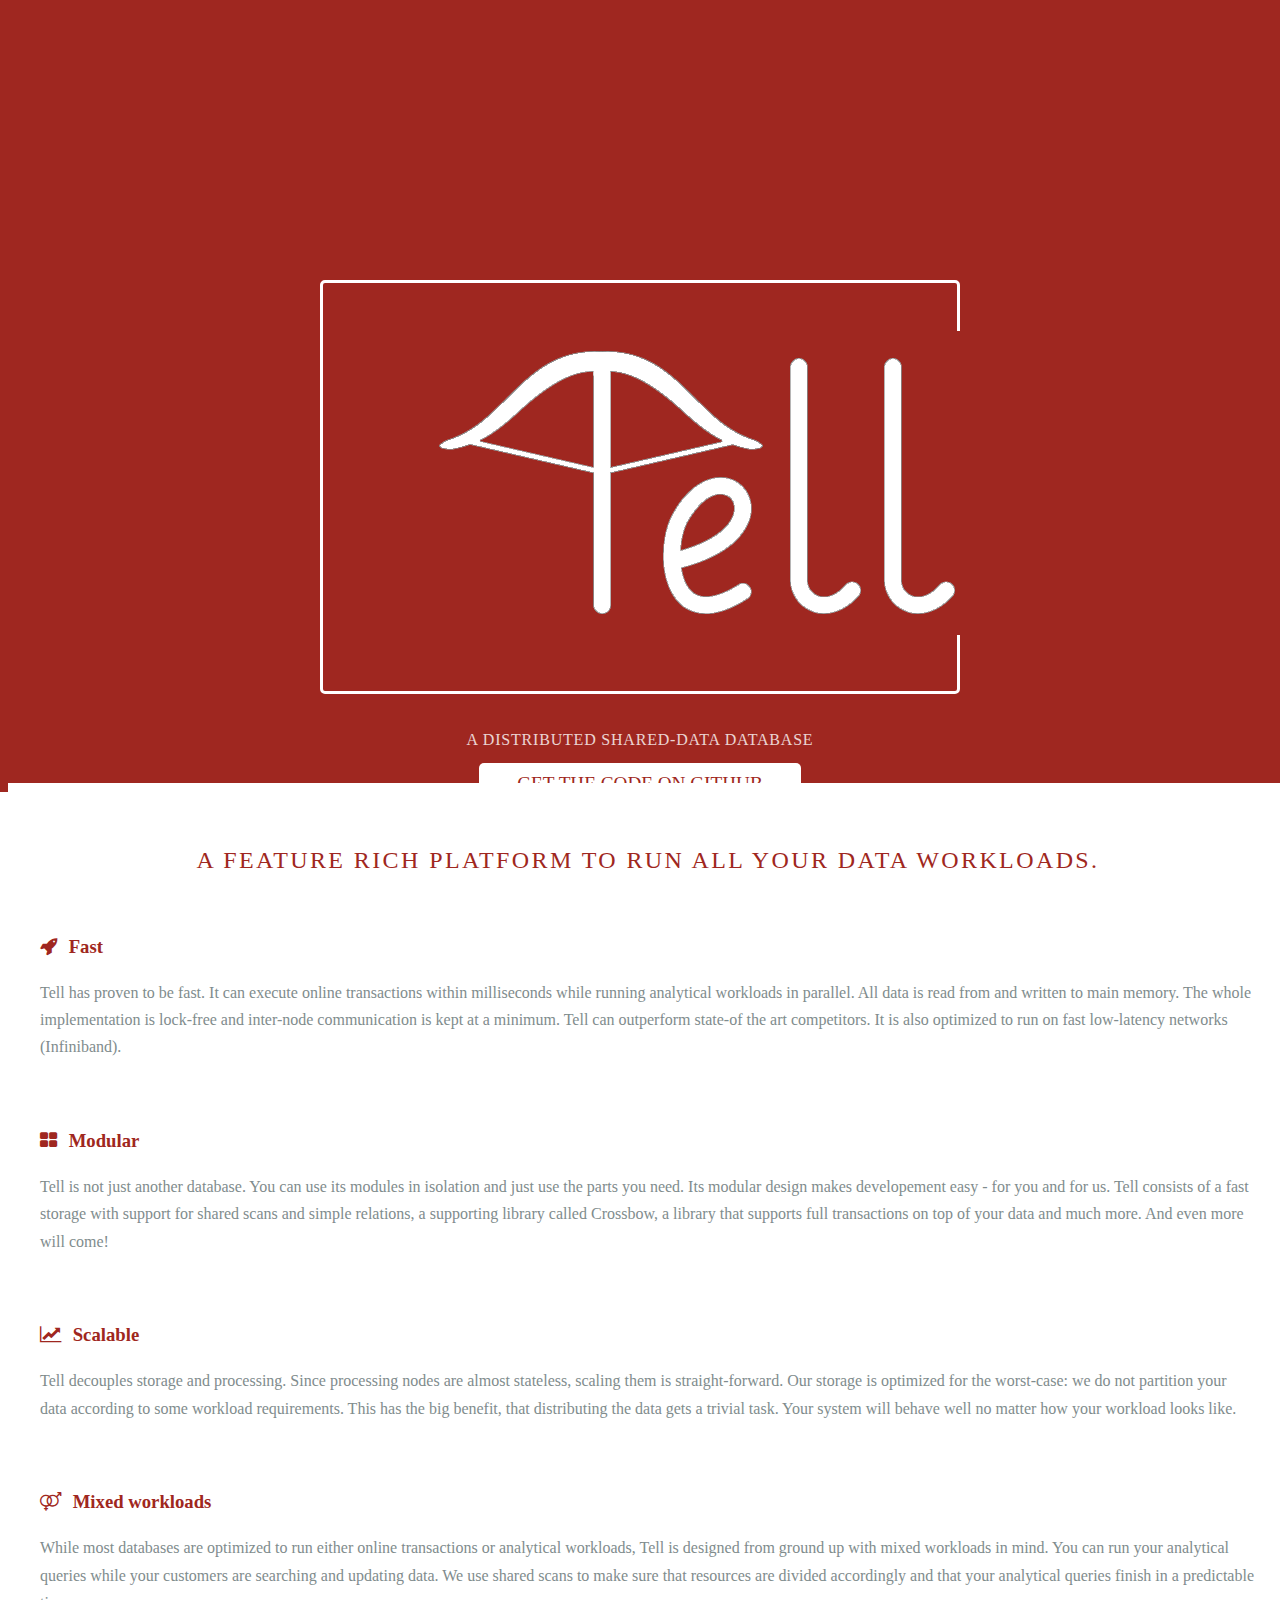
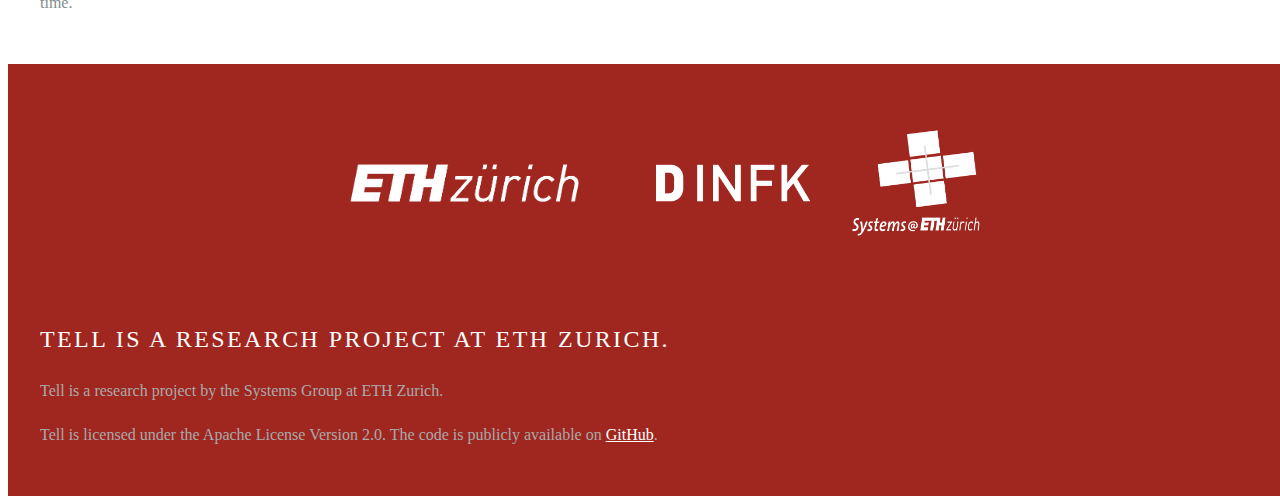
<file: index.html>
<!DOCTYPE html>
<html xmlns="http://www.w3.org/1999/xhtml" xml:lang="en" lang="en">
    <head>
        <meta charset="utf-8" />
        <title>Tell - A distributed shared-data database</title>
        <link rel="stylesheet" type="text/css" href="./css/default.css">
        <link rel="stylesheet" href="http://yui.yahooapis.com/pure/0.6.0/pure-min.css">
        <link rel="stylesheet" href="http://yui.yahooapis.com/pure/0.6.0/grids-responsive-min.css">
        <link rel="stylesheet" href="http://netdna.bootstrapcdn.com/font-awesome/4.4.0/css/font-awesome.css">
        <link rel="stylesheet" href="./css/default.css">

        <script src="//code.jquery.com/jquery-1.11.3.min.js"></script>
    </head>
    <body id="tell">
        <div class="header">
            <div class="home-menu pure-menu pure-menu-horizontal pure-menu-fixed">
                <ul id="menu" class="pure-menu-list">
                    <script>


var isLanding = true;
var menu = 'Home';


                    </script>
                </ul>
                <a class="pure-menu-heading"><img class="img-header" src="./images/tell-black.png" /></a>
            </div>
        </div>
        <div class="splash-container">
    <div class="splash">
        <h1 class="splash-head"><img id="splash-image" src="./images/tell-logo.png" /></h1>
        <p class="splash-subhead">
        A distributed shared-data database
        </p>
        <p>
        <a href="https://github.com/tellproject/tell" class="pure-button pure-button-primary">Get the code on Github</a>
        </p>
    </div>
</div>
<div class="content-wrapper">
    <div class="content">
        <h2 class="content-head is-center">A feature rich platform to run all your data workloads.</h2>

        <div class="pure-g">
            <div class="l-box pure-u-1 pure-u-md-1-2 pure-u-lg-1-4">

                <h3 class="content-subhead">
                    <i class="fa fa-rocket"></i>
                    Fast
                </h3>
                <p>
                Tell has proven to be fast. It can execute online transactions within milliseconds while running
                analytical workloads in parallel. All data is read from and written to main memory. The whole implementation
                is lock-free and inter-node communication is kept at a minimum. Tell can outperform state-of the art competitors.
                It is also optimized to run on fast low-latency networks (Infiniband).
                </p>
            </div>
            <div class="l-box pure-u-1 pure-u-md-1-2 pure-u-lg-1-4">
                <h3 class="content-subhead">
                    <i class="fa fa-th-large"></i>
                    Modular
                </h3>
                <p>
                Tell is not just another database. You can use its modules in isolation and just use the parts you need. Its
                modular design makes developement easy - for you and for us. Tell consists of a fast storage with support for
                shared scans and simple relations, a supporting library called Crossbow, a library that supports full
                transactions on top of your data and much more. And even more will come!
                </p>
            </div>
            <div class="l-box pure-u-1 pure-u-md-1-2 pure-u-lg-1-4">
                <h3 class="content-subhead">
                    <i class="fa fa-line-chart"></i>
                    Scalable
                </h3>
                <p>
                Tell decouples storage and processing. Since processing nodes are almost stateless, scaling them is straight-forward.
                Our storage is optimized for the worst-case: we do not partition your data according to some workload requirements.
                This has the big benefit, that distributing the data gets a trivial task. Your system will behave well no matter how
                your workload looks like.
                </p>
            </div>
            <div class="l-box pure-u-1 pure-u-md-1-2 pure-u-lg-1-4">
                <h3 class="content-subhead">
                    <i class="fa fa-venus-mars"></i>
                    Mixed workloads
                </h3>
                <p>
                While most databases are optimized to run either online transactions or analytical workloads, Tell is designed from
                ground up with mixed workloads in mind. You can run your analytical queries while your customers are searching and
                updating data. We use shared scans to make sure that resources are divided accordingly and that your analytical
                queries finish in a predictable time.
                </p>
            </div>
        </div>
    </div>



        <!-- FOOTER -->
        <div class="ribbon l-box-lrg pure-g footer">
            <div class="l-box-lrg is-center pure-u-1 pure-u-md-1-2 pure-u-lg-2-5">
                <img class="pure-img-responsive" alt="ETH Zurich" height="110" src="./images/eth_logo_kurz_neg.png">
                <img class="pure-img-responsive" alt="ETH Computer Science Departement" height="110" src="./images/eth_dinfk_logo_neg.png">
                <img class="pure-img-responsive" alt="ETH Systems Group" height="110" src="./images/systems_logo.png">
            </div>
            <div class="pure-u-1 pure-u-md-1-2 pure-u-lg-3-5">

                <h2 class="content-head content-head-ribbon">Tell is a research project at ETH Zurich.</h2>

                <p>
                Tell is a research project by the Systems Group at ETH Zurich.
                </p>
                <p>
                Tell is licensed under the Apache License Version 2.0. The code is publicly available on
                <a href="https://github.com/tellproject/tell">GitHub</a>.
            </div>
        </div>
        <script src="./js/load-menu.js"></script>
    </body>
</html>
</file>
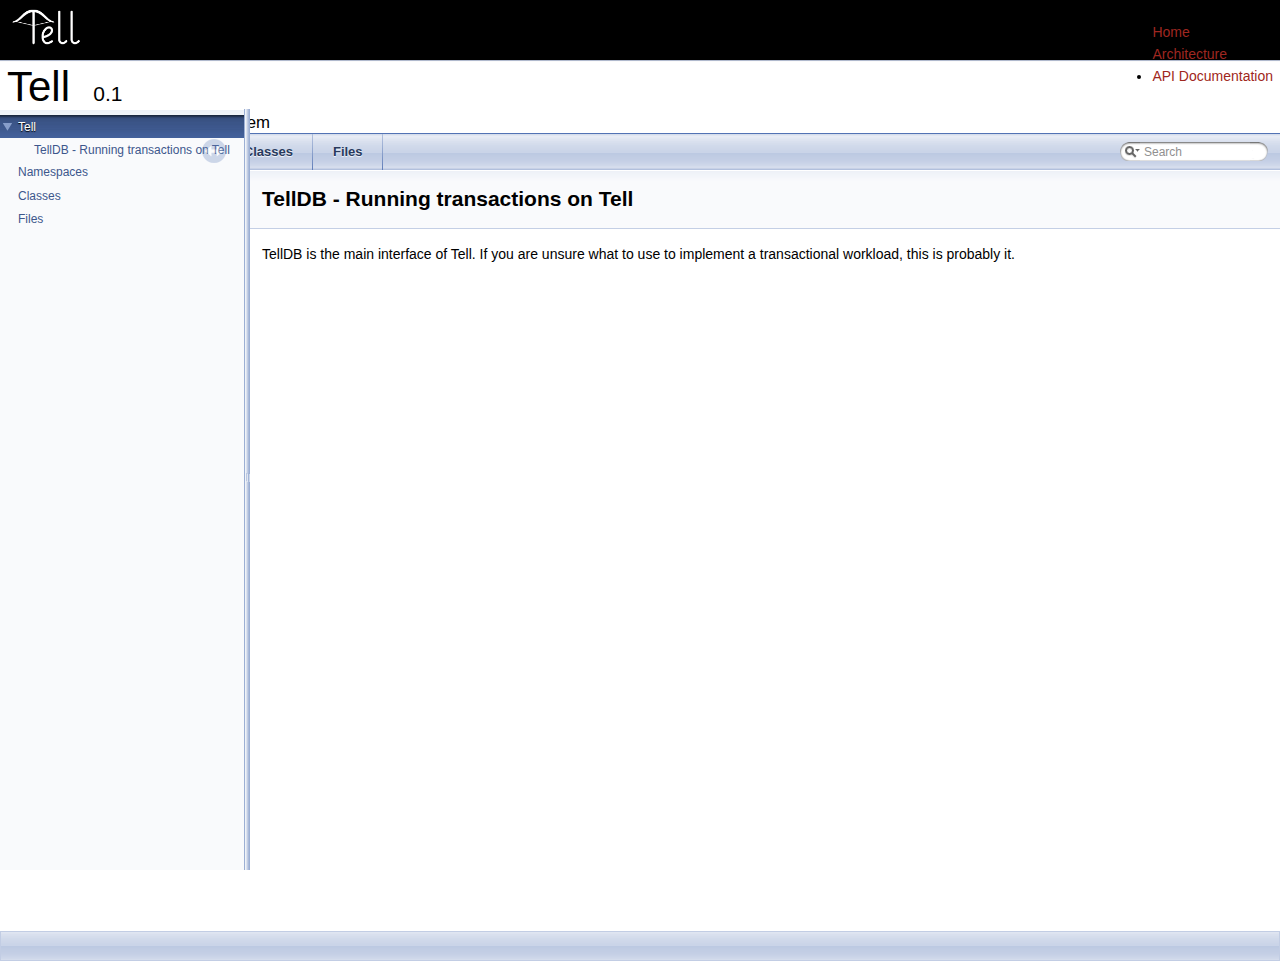
<file: api/index.html>
<!-- HTML header for doxygen 1.8.10-->
<!DOCTYPE html>
<html xmlns="http://www.w3.org/1999/xhtml" xml:lang="en" lang="en">
    <head>
        <meta charset="utf-8"/>
        <title>TellDB - Running transactions on Tell$</title>
        <link rel="stylesheet" href="http://yui.yahooapis.com/pure/0.6.0/pure-min.css">
        <link rel="stylesheet" href="http://yui.yahooapis.com/pure/0.6.0/grids-responsive-min.css">
        <link rel="stylesheet" href="http://netdna.bootstrapcdn.com/font-awesome/4.4.0/css/font-awesome.css">
        <link rel="stylesheet" href="/css/default.css">
        <script src="//code.jquery.com/jquery-1.11.3.min.js"></script>
        <script>
            var isLanding = false;
            var menu = 'API Documentation';
        </script>
<title>Tell: TellDB - Running transactions on Tell</title>
<link href="tabs.css" rel="stylesheet" type="text/css"/>
<script type="text/javascript" src="jquery.js"></script>
<script type="text/javascript" src="dynsections.js"></script>
<link href="navtree.css" rel="stylesheet" type="text/css"/>
<script type="text/javascript" src="resize.js"></script>
<script type="text/javascript" src="navtreedata.js"></script>
<script type="text/javascript" src="navtree.js"></script>
<script type="text/javascript">
  $(document).ready(initResizable);
  $(window).load(resizeHeight);
</script>
<link href="search/search.css" rel="stylesheet" type="text/css"/>
<script type="text/javascript" src="search/searchdata.js"></script>
<script type="text/javascript" src="search/search.js"></script>
<script type="text/javascript">
  $(document).ready(function() { init_search(); });
</script>
<link href="doxygen.css" rel="stylesheet" type="text/css" />
<link href="customdoxygen.css" rel="stylesheet" type="text/css"/>
</head>
<body id="tell">
        <div class="header">
            <div class="home-menu pure-menu pure-menu-horizontal pure-menu-fixed">
                <ul id="menu" class="pure-menu-list">
                </ul>
                <a class="pure-menu-heading"><img class="img-header" src="/images/tell-black.png"/></a>
            </div>
        </div>
<div id="top"><!-- do not remove this div, it is closed by doxygen! -->
<div id="titlearea">
<table cellspacing="0" cellpadding="0">
 <tbody>
 <tr style="height: 56px;">
  <td id="projectalign" style="padding-left: 0.5em;">
   <div id="projectname">Tell
   &#160;<span id="projectnumber">0.1</span>
   </div>
   <div id="projectbrief">A shared-data database ecosystem</div>
  </td>
 </tr>
 </tbody>
</table>
</div>
<!-- end header part -->
<!-- Generated by Doxygen 1.8.10 -->
<script type="text/javascript">
var searchBox = new SearchBox("searchBox", "search",false,'Search');
</script>
  <div id="navrow1" class="tabs">
    <ul class="tablist">
      <li class="current"><a href="index.html"><span>Main&#160;Page</span></a></li>
      <li><a href="namespaces.html"><span>Namespaces</span></a></li>
      <li><a href="annotated.html"><span>Classes</span></a></li>
      <li><a href="files.html"><span>Files</span></a></li>
      <li>
        <div id="MSearchBox" class="MSearchBoxInactive">
        <span class="left">
          <img id="MSearchSelect" src="search/mag_sel.png"
               onmouseover="return searchBox.OnSearchSelectShow()"
               onmouseout="return searchBox.OnSearchSelectHide()"
               alt=""/>
          <input type="text" id="MSearchField" value="Search" accesskey="S"
               onfocus="searchBox.OnSearchFieldFocus(true)" 
               onblur="searchBox.OnSearchFieldFocus(false)" 
               onkeyup="searchBox.OnSearchFieldChange(event)"/>
          </span><span class="right">
            <a id="MSearchClose" href="javascript:searchBox.CloseResultsWindow()"><img id="MSearchCloseImg" border="0" src="search/close.png" alt=""/></a>
          </span>
        </div>
      </li>
    </ul>
  </div>
</div><!-- top -->
<div id="side-nav" class="ui-resizable side-nav-resizable">
  <div id="nav-tree">
    <div id="nav-tree-contents">
      <div id="nav-sync" class="sync"></div>
    </div>
  </div>
  <div id="splitbar" style="-moz-user-select:none;" 
       class="ui-resizable-handle">
  </div>
</div>
<script type="text/javascript">
$(document).ready(function(){initNavTree('index.html','');});
</script>
<div id="doc-content">
<!-- window showing the filter options -->
<div id="MSearchSelectWindow"
     onmouseover="return searchBox.OnSearchSelectShow()"
     onmouseout="return searchBox.OnSearchSelectHide()"
     onkeydown="return searchBox.OnSearchSelectKey(event)">
</div>

<!-- iframe showing the search results (closed by default) -->
<div id="MSearchResultsWindow">
<iframe src="javascript:void(0)" frameborder="0" 
        name="MSearchResults" id="MSearchResults">
</iframe>
</div>

<div class="header">
  <div class="headertitle">
<div class="title">TellDB - Running transactions on Tell </div>  </div>
</div><!--header-->
<div class="contents">
<div class="textblock"><p>TellDB is the main interface of Tell. If you are unsure what to use to implement a transactional workload, this is probably it. </p>
</div></div><!-- contents -->
</div><!-- doc-content -->
<!-- HTML footer for doxygen 1.8.10-->
<!-- start footer part -->
<div id="nav-path" class="navpath"><!-- id is needed for treeview function! -->
  <ul>
  </ul>
</div>
<script src="/js/load-menu.js"></script>
</body>
</html>
</file>
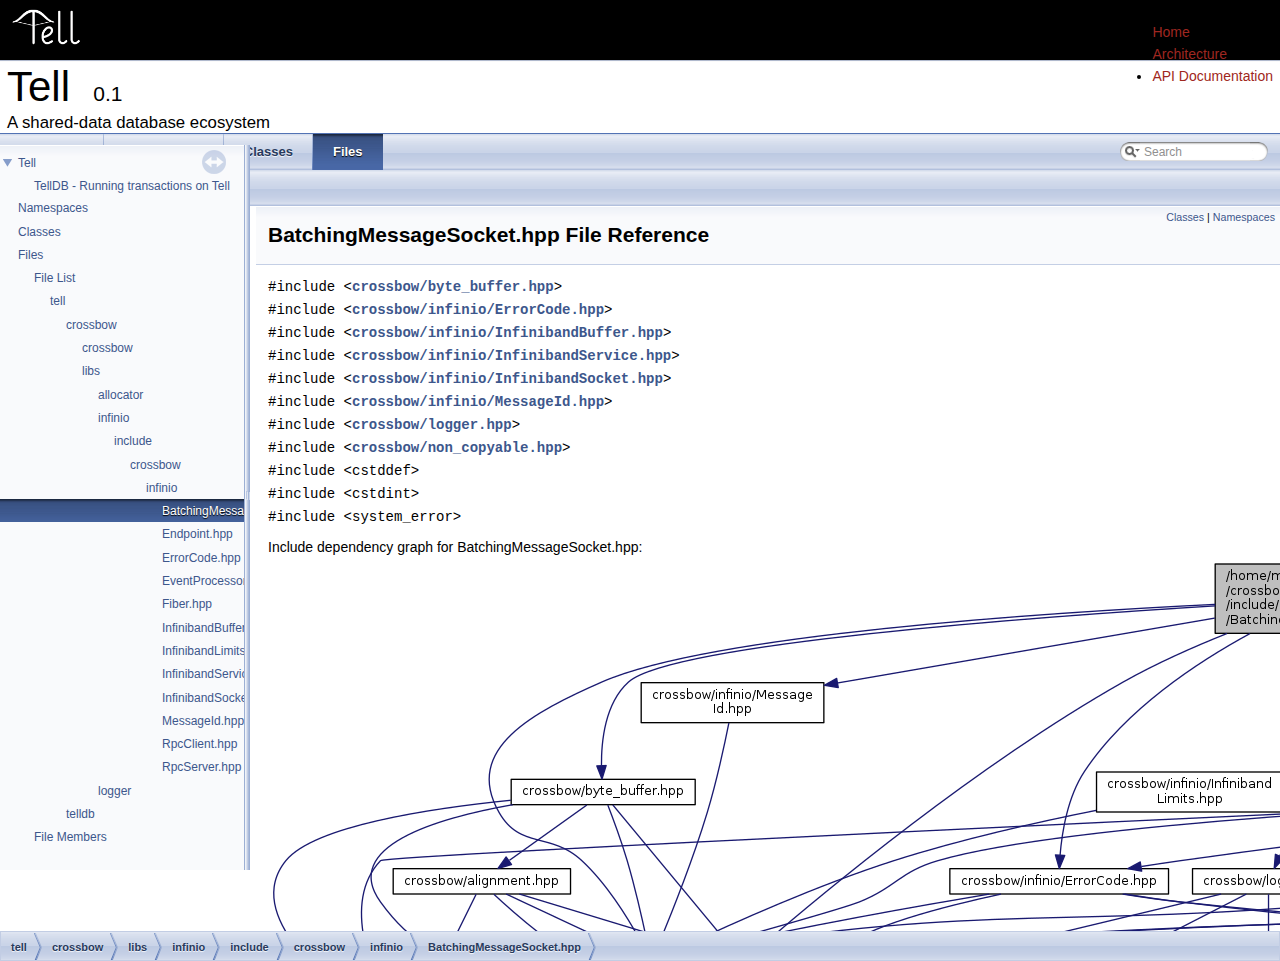
<file: api/_batching_message_socket_8hpp.html>
<!-- HTML header for doxygen 1.8.10-->
<!DOCTYPE html>
<html xmlns="http://www.w3.org/1999/xhtml" xml:lang="en" lang="en">
    <head>
        <meta charset="utf-8"/>
        <title>/home/mpilman/eth/tell/crossbow/libs/infinio/include/crossbow/infinio/BatchingMessageSocket.hpp File Reference$</title>
        <link rel="stylesheet" href="http://yui.yahooapis.com/pure/0.6.0/pure-min.css">
        <link rel="stylesheet" href="http://yui.yahooapis.com/pure/0.6.0/grids-responsive-min.css">
        <link rel="stylesheet" href="http://netdna.bootstrapcdn.com/font-awesome/4.4.0/css/font-awesome.css">
        <link rel="stylesheet" href="/css/default.css">
        <script src="//code.jquery.com/jquery-1.11.3.min.js"></script>
        <script>
            var isLanding = false;
            var menu = 'API Documentation';
        </script>
<title>Tell: /home/mpilman/eth/tell/crossbow/libs/infinio/include/crossbow/infinio/BatchingMessageSocket.hpp File Reference</title>
<link href="tabs.css" rel="stylesheet" type="text/css"/>
<script type="text/javascript" src="jquery.js"></script>
<script type="text/javascript" src="dynsections.js"></script>
<link href="navtree.css" rel="stylesheet" type="text/css"/>
<script type="text/javascript" src="resize.js"></script>
<script type="text/javascript" src="navtreedata.js"></script>
<script type="text/javascript" src="navtree.js"></script>
<script type="text/javascript">
  $(document).ready(initResizable);
  $(window).load(resizeHeight);
</script>
<link href="search/search.css" rel="stylesheet" type="text/css"/>
<script type="text/javascript" src="search/searchdata.js"></script>
<script type="text/javascript" src="search/search.js"></script>
<script type="text/javascript">
  $(document).ready(function() { init_search(); });
</script>
<link href="doxygen.css" rel="stylesheet" type="text/css" />
<link href="customdoxygen.css" rel="stylesheet" type="text/css"/>
</head>
<body id="tell">
        <div class="header">
            <div class="home-menu pure-menu pure-menu-horizontal pure-menu-fixed">
                <ul id="menu" class="pure-menu-list">
                </ul>
                <a class="pure-menu-heading"><img class="img-header" src="/images/tell-black.png"/></a>
            </div>
        </div>
<div id="top"><!-- do not remove this div, it is closed by doxygen! -->
<div id="titlearea">
<table cellspacing="0" cellpadding="0">
 <tbody>
 <tr style="height: 56px;">
  <td id="projectalign" style="padding-left: 0.5em;">
   <div id="projectname">Tell
   &#160;<span id="projectnumber">0.1</span>
   </div>
   <div id="projectbrief">A shared-data database ecosystem</div>
  </td>
 </tr>
 </tbody>
</table>
</div>
<!-- end header part -->
<!-- Generated by Doxygen 1.8.10 -->
<script type="text/javascript">
var searchBox = new SearchBox("searchBox", "search",false,'Search');
</script>
  <div id="navrow1" class="tabs">
    <ul class="tablist">
      <li><a href="index.html"><span>Main&#160;Page</span></a></li>
      <li><a href="namespaces.html"><span>Namespaces</span></a></li>
      <li><a href="annotated.html"><span>Classes</span></a></li>
      <li class="current"><a href="files.html"><span>Files</span></a></li>
      <li>
        <div id="MSearchBox" class="MSearchBoxInactive">
        <span class="left">
          <img id="MSearchSelect" src="search/mag_sel.png"
               onmouseover="return searchBox.OnSearchSelectShow()"
               onmouseout="return searchBox.OnSearchSelectHide()"
               alt=""/>
          <input type="text" id="MSearchField" value="Search" accesskey="S"
               onfocus="searchBox.OnSearchFieldFocus(true)" 
               onblur="searchBox.OnSearchFieldFocus(false)" 
               onkeyup="searchBox.OnSearchFieldChange(event)"/>
          </span><span class="right">
            <a id="MSearchClose" href="javascript:searchBox.CloseResultsWindow()"><img id="MSearchCloseImg" border="0" src="search/close.png" alt=""/></a>
          </span>
        </div>
      </li>
    </ul>
  </div>
  <div id="navrow2" class="tabs2">
    <ul class="tablist">
      <li><a href="files.html"><span>File&#160;List</span></a></li>
      <li><a href="globals.html"><span>File&#160;Members</span></a></li>
    </ul>
  </div>
</div><!-- top -->
<div id="side-nav" class="ui-resizable side-nav-resizable">
  <div id="nav-tree">
    <div id="nav-tree-contents">
      <div id="nav-sync" class="sync"></div>
    </div>
  </div>
  <div id="splitbar" style="-moz-user-select:none;" 
       class="ui-resizable-handle">
  </div>
</div>
<script type="text/javascript">
$(document).ready(function(){initNavTree('_batching_message_socket_8hpp.html','');});
</script>
<div id="doc-content">
<!-- window showing the filter options -->
<div id="MSearchSelectWindow"
     onmouseover="return searchBox.OnSearchSelectShow()"
     onmouseout="return searchBox.OnSearchSelectHide()"
     onkeydown="return searchBox.OnSearchSelectKey(event)">
</div>

<!-- iframe showing the search results (closed by default) -->
<div id="MSearchResultsWindow">
<iframe src="javascript:void(0)" frameborder="0" 
        name="MSearchResults" id="MSearchResults">
</iframe>
</div>

<div class="header">
  <div class="summary">
<a href="#nested-classes">Classes</a> &#124;
<a href="#namespaces">Namespaces</a>  </div>
  <div class="headertitle">
<div class="title">BatchingMessageSocket.hpp File Reference</div>  </div>
</div><!--header-->
<div class="contents">
<div class="textblock"><code>#include &lt;<a class="el" href="byte__buffer_8hpp_source.html">crossbow/byte_buffer.hpp</a>&gt;</code><br />
<code>#include &lt;<a class="el" href="_error_code_8hpp_source.html">crossbow/infinio/ErrorCode.hpp</a>&gt;</code><br />
<code>#include &lt;<a class="el" href="_infiniband_buffer_8hpp_source.html">crossbow/infinio/InfinibandBuffer.hpp</a>&gt;</code><br />
<code>#include &lt;<a class="el" href="_infiniband_service_8hpp_source.html">crossbow/infinio/InfinibandService.hpp</a>&gt;</code><br />
<code>#include &lt;<a class="el" href="_infiniband_socket_8hpp_source.html">crossbow/infinio/InfinibandSocket.hpp</a>&gt;</code><br />
<code>#include &lt;<a class="el" href="_message_id_8hpp_source.html">crossbow/infinio/MessageId.hpp</a>&gt;</code><br />
<code>#include &lt;<a class="el" href="logger_8hpp_source.html">crossbow/logger.hpp</a>&gt;</code><br />
<code>#include &lt;<a class="el" href="non__copyable_8hpp_source.html">crossbow/non_copyable.hpp</a>&gt;</code><br />
<code>#include &lt;cstddef&gt;</code><br />
<code>#include &lt;cstdint&gt;</code><br />
<code>#include &lt;system_error&gt;</code><br />
</div><div class="textblock"><div class="dynheader">
Include dependency graph for BatchingMessageSocket.hpp:</div>
<div class="dyncontent">
<div class="center"><img src="_batching_message_socket_8hpp__incl.png" border="0" usemap="#_2home_2mpilman_2eth_2tell_2crossbow_2libs_2infinio_2include_2crossbow_2infinio_2_batching_message_socket_8hpp" alt=""/></div>
<map name="_2home_2mpilman_2eth_2tell_2crossbow_2libs_2infinio_2include_2crossbow_2infinio_2_batching_message_socket_8hpp" id="_2home_2mpilman_2eth_2tell_2crossbow_2libs_2infinio_2include_2crossbow_2infinio_2_batching_message_socket_8hpp">
<area shape="rect" id="node2" href="byte__buffer_8hpp.html" title="crossbow/byte_buffer.hpp" alt="" coords="243,221,427,247"/>
<area shape="rect" id="node9" href="_error_code_8hpp.html" title="crossbow/infinio/ErrorCode.hpp" alt="" coords="682,310,901,337"/>
<area shape="rect" id="node12" href="_infiniband_buffer_8hpp.html" title="crossbow/infinio/Infiniband\lBuffer.hpp" alt="" coords="1797,303,1983,344"/>
<area shape="rect" id="node13" href="non__copyable_8hpp.html" title="crossbow/non_copyable.hpp" alt="" coords="2595,392,2796,419"/>
<area shape="rect" id="node16" href="_infiniband_service_8hpp.html" title="crossbow/infinio/Infiniband\lService.hpp" alt="" coords="2094,124,2281,165"/>
<area shape="rect" id="node30" href="_infiniband_socket_8hpp.html" title="crossbow/infinio/Infiniband\lSocket.hpp" alt="" coords="1371,213,1558,255"/>
<area shape="rect" id="node39" href="_message_id_8hpp.html" title="crossbow/infinio/Message\lId.hpp" alt="" coords="373,124,556,165"/>
<area shape="rect" id="node40" href="logger_8hpp.html" title="crossbow/logger.hpp" alt="" coords="925,310,1077,337"/>
<area shape="rect" id="node3" href="alignment_8hpp.html" title="crossbow/alignment.hpp" alt="" coords="125,310,303,337"/>
<area shape="rect" id="node17" href="_event_processor_8hpp.html" title="crossbow/infinio/EventProcessor.hpp" alt="" coords="2211,310,2463,337"/>
<area shape="rect" id="node29" href="_infiniband_limits_8hpp.html" title="crossbow/infinio/Infiniband\lLimits.hpp" alt="" coords="829,213,1015,255"/>
<area shape="rect" id="node18" href="singleconsumerqueue_8hpp.html" title="crossbow/singleconsumerqueue.hpp" alt="" coords="2177,392,2432,419"/>
<area shape="rect" id="node31" href="_endpoint_8hpp.html" title="crossbow/infinio/Endpoint.hpp" alt="" coords="1151,310,1362,337"/>
<area shape="rect" id="node32" href="string_8hpp.html" title="crossbow/string.hpp" alt="" coords="1038,392,1187,419"/>
<area shape="rect" id="node42" href="singleton_8hpp.html" title="crossbow/singleton.hpp" alt="" coords="585,392,755,419"/>
</map>
</div>
</div><div class="textblock"><div class="dynheader">
This graph shows which files directly or indirectly include this file:</div>
<div class="dyncontent">
<div class="center"><img src="_batching_message_socket_8hpp__dep__incl.png" border="0" usemap="#_2home_2mpilman_2eth_2tell_2crossbow_2libs_2infinio_2include_2crossbow_2infinio_2_batching_message_socket_8hppdep" alt=""/></div>
<map name="_2home_2mpilman_2eth_2tell_2crossbow_2libs_2infinio_2include_2crossbow_2infinio_2_batching_message_socket_8hppdep" id="_2home_2mpilman_2eth_2tell_2crossbow_2libs_2infinio_2include_2crossbow_2infinio_2_batching_message_socket_8hppdep">
<area shape="rect" id="node2" href="_rpc_client_8hpp.html" title="/home/mpilman/eth/tell\l/crossbow/libs/infinio\l/include/crossbow/infinio\l/RpcClient.hpp" alt="" coords="5,124,180,195"/>
<area shape="rect" id="node3" href="_rpc_server_8hpp.html" title="/home/mpilman/eth/tell\l/crossbow/libs/infinio\l/include/crossbow/infinio\l/RpcServer.hpp" alt="" coords="204,124,379,195"/>
</map>
</div>
</div>
<p><a href="_batching_message_socket_8hpp_source.html">Go to the source code of this file.</a></p>
<table class="memberdecls">
<tr class="heading"><td colspan="2"><h2 class="groupheader"><a name="nested-classes"></a>
Classes</h2></td></tr>
<tr class="memitem:"><td class="memItemLeft" align="right" valign="top">class &#160;</td><td class="memItemRight" valign="bottom"><a class="el" href="classcrossbow_1_1infinio_1_1_batching_message_socket.html">crossbow::infinio::BatchingMessageSocket&lt; Handler &gt;</a></td></tr>
<tr class="memdesc:"><td class="mdescLeft">&#160;</td><td class="mdescRight">Socket wrapper for sending and receiving messages.  <a href="classcrossbow_1_1infinio_1_1_batching_message_socket.html#details">More...</a><br /></td></tr>
<tr class="separator:"><td class="memSeparator" colspan="2">&#160;</td></tr>
</table><table class="memberdecls">
<tr class="heading"><td colspan="2"><h2 class="groupheader"><a name="namespaces"></a>
Namespaces</h2></td></tr>
<tr class="memitem:namespacecrossbow"><td class="memItemLeft" align="right" valign="top"> &#160;</td><td class="memItemRight" valign="bottom"><a class="el" href="namespacecrossbow.html">crossbow</a></td></tr>
<tr class="separator:"><td class="memSeparator" colspan="2">&#160;</td></tr>
<tr class="memitem:namespacecrossbow_1_1infinio"><td class="memItemLeft" align="right" valign="top"> &#160;</td><td class="memItemRight" valign="bottom"><a class="el" href="namespacecrossbow_1_1infinio.html">crossbow::infinio</a></td></tr>
<tr class="separator:"><td class="memSeparator" colspan="2">&#160;</td></tr>
</table>
</div><!-- contents -->
</div><!-- doc-content -->
<!-- HTML footer for doxygen 1.8.10-->
<!-- start footer part -->
<div id="nav-path" class="navpath"><!-- id is needed for treeview function! -->
  <ul>
    <li class="navelem"><a class="el" href="dir_ca70adcae13d8017c1b08fec3a33ea10.html">tell</a></li><li class="navelem"><a class="el" href="dir_5d338ab805498955edcdee28fb0fe999.html">crossbow</a></li><li class="navelem"><a class="el" href="dir_8e18f3c2dabce561a420e9c51f59ee12.html">libs</a></li><li class="navelem"><a class="el" href="dir_73fc7f9d53bc541eb071b90c06bd5928.html">infinio</a></li><li class="navelem"><a class="el" href="dir_86d4def3433ebb4e22eecec1614d6653.html">include</a></li><li class="navelem"><a class="el" href="dir_78e37b70f5877624ee2a5d70355ff9fe.html">crossbow</a></li><li class="navelem"><a class="el" href="dir_8a5ee8ff28779df186d6d08ef6bc10ae.html">infinio</a></li><li class="navelem"><a class="el" href="_batching_message_socket_8hpp.html">BatchingMessageSocket.hpp</a></li>
  </ul>
</div>
<script src="/js/load-menu.js"></script>
</body>
</html>
</file>
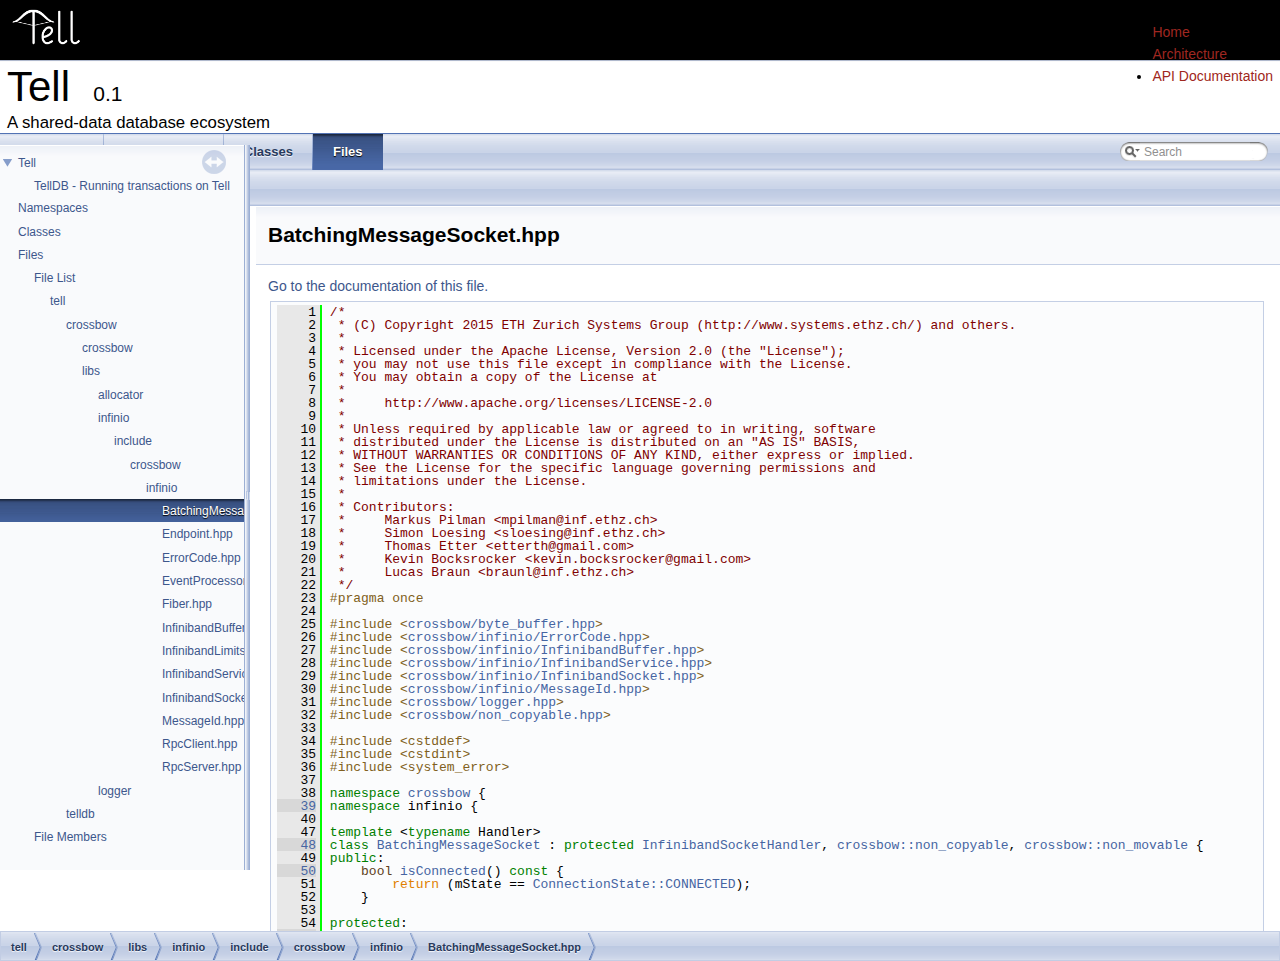
<file: api/_batching_message_socket_8hpp_source.html>
<!-- HTML header for doxygen 1.8.10-->
<!DOCTYPE html>
<html xmlns="http://www.w3.org/1999/xhtml" xml:lang="en" lang="en">
    <head>
        <meta charset="utf-8"/>
        <title>/home/mpilman/eth/tell/crossbow/libs/infinio/include/crossbow/infinio/BatchingMessageSocket.hpp Source File$</title>
        <link rel="stylesheet" href="http://yui.yahooapis.com/pure/0.6.0/pure-min.css">
        <link rel="stylesheet" href="http://yui.yahooapis.com/pure/0.6.0/grids-responsive-min.css">
        <link rel="stylesheet" href="http://netdna.bootstrapcdn.com/font-awesome/4.4.0/css/font-awesome.css">
        <link rel="stylesheet" href="/css/default.css">
        <script src="//code.jquery.com/jquery-1.11.3.min.js"></script>
        <script>
            var isLanding = false;
            var menu = 'API Documentation';
        </script>
<title>Tell: /home/mpilman/eth/tell/crossbow/libs/infinio/include/crossbow/infinio/BatchingMessageSocket.hpp Source File</title>
<link href="tabs.css" rel="stylesheet" type="text/css"/>
<script type="text/javascript" src="jquery.js"></script>
<script type="text/javascript" src="dynsections.js"></script>
<link href="navtree.css" rel="stylesheet" type="text/css"/>
<script type="text/javascript" src="resize.js"></script>
<script type="text/javascript" src="navtreedata.js"></script>
<script type="text/javascript" src="navtree.js"></script>
<script type="text/javascript">
  $(document).ready(initResizable);
  $(window).load(resizeHeight);
</script>
<link href="search/search.css" rel="stylesheet" type="text/css"/>
<script type="text/javascript" src="search/searchdata.js"></script>
<script type="text/javascript" src="search/search.js"></script>
<script type="text/javascript">
  $(document).ready(function() { init_search(); });
</script>
<link href="doxygen.css" rel="stylesheet" type="text/css" />
<link href="customdoxygen.css" rel="stylesheet" type="text/css"/>
</head>
<body id="tell">
        <div class="header">
            <div class="home-menu pure-menu pure-menu-horizontal pure-menu-fixed">
                <ul id="menu" class="pure-menu-list">
                </ul>
                <a class="pure-menu-heading"><img class="img-header" src="/images/tell-black.png"/></a>
            </div>
        </div>
<div id="top"><!-- do not remove this div, it is closed by doxygen! -->
<div id="titlearea">
<table cellspacing="0" cellpadding="0">
 <tbody>
 <tr style="height: 56px;">
  <td id="projectalign" style="padding-left: 0.5em;">
   <div id="projectname">Tell
   &#160;<span id="projectnumber">0.1</span>
   </div>
   <div id="projectbrief">A shared-data database ecosystem</div>
  </td>
 </tr>
 </tbody>
</table>
</div>
<!-- end header part -->
<!-- Generated by Doxygen 1.8.10 -->
<script type="text/javascript">
var searchBox = new SearchBox("searchBox", "search",false,'Search');
</script>
  <div id="navrow1" class="tabs">
    <ul class="tablist">
      <li><a href="index.html"><span>Main&#160;Page</span></a></li>
      <li><a href="namespaces.html"><span>Namespaces</span></a></li>
      <li><a href="annotated.html"><span>Classes</span></a></li>
      <li class="current"><a href="files.html"><span>Files</span></a></li>
      <li>
        <div id="MSearchBox" class="MSearchBoxInactive">
        <span class="left">
          <img id="MSearchSelect" src="search/mag_sel.png"
               onmouseover="return searchBox.OnSearchSelectShow()"
               onmouseout="return searchBox.OnSearchSelectHide()"
               alt=""/>
          <input type="text" id="MSearchField" value="Search" accesskey="S"
               onfocus="searchBox.OnSearchFieldFocus(true)" 
               onblur="searchBox.OnSearchFieldFocus(false)" 
               onkeyup="searchBox.OnSearchFieldChange(event)"/>
          </span><span class="right">
            <a id="MSearchClose" href="javascript:searchBox.CloseResultsWindow()"><img id="MSearchCloseImg" border="0" src="search/close.png" alt=""/></a>
          </span>
        </div>
      </li>
    </ul>
  </div>
  <div id="navrow2" class="tabs2">
    <ul class="tablist">
      <li><a href="files.html"><span>File&#160;List</span></a></li>
      <li><a href="globals.html"><span>File&#160;Members</span></a></li>
    </ul>
  </div>
</div><!-- top -->
<div id="side-nav" class="ui-resizable side-nav-resizable">
  <div id="nav-tree">
    <div id="nav-tree-contents">
      <div id="nav-sync" class="sync"></div>
    </div>
  </div>
  <div id="splitbar" style="-moz-user-select:none;" 
       class="ui-resizable-handle">
  </div>
</div>
<script type="text/javascript">
$(document).ready(function(){initNavTree('_batching_message_socket_8hpp_source.html','');});
</script>
<div id="doc-content">
<!-- window showing the filter options -->
<div id="MSearchSelectWindow"
     onmouseover="return searchBox.OnSearchSelectShow()"
     onmouseout="return searchBox.OnSearchSelectHide()"
     onkeydown="return searchBox.OnSearchSelectKey(event)">
</div>

<!-- iframe showing the search results (closed by default) -->
<div id="MSearchResultsWindow">
<iframe src="javascript:void(0)" frameborder="0" 
        name="MSearchResults" id="MSearchResults">
</iframe>
</div>

<div class="header">
  <div class="headertitle">
<div class="title">BatchingMessageSocket.hpp</div>  </div>
</div><!--header-->
<div class="contents">
<a href="_batching_message_socket_8hpp.html">Go to the documentation of this file.</a><div class="fragment"><div class="line"><a name="l00001"></a><span class="lineno">    1</span>&#160;<span class="comment">/*</span></div>
<div class="line"><a name="l00002"></a><span class="lineno">    2</span>&#160;<span class="comment"> * (C) Copyright 2015 ETH Zurich Systems Group (http://www.systems.ethz.ch/) and others.</span></div>
<div class="line"><a name="l00003"></a><span class="lineno">    3</span>&#160;<span class="comment"> *</span></div>
<div class="line"><a name="l00004"></a><span class="lineno">    4</span>&#160;<span class="comment"> * Licensed under the Apache License, Version 2.0 (the &quot;License&quot;);</span></div>
<div class="line"><a name="l00005"></a><span class="lineno">    5</span>&#160;<span class="comment"> * you may not use this file except in compliance with the License.</span></div>
<div class="line"><a name="l00006"></a><span class="lineno">    6</span>&#160;<span class="comment"> * You may obtain a copy of the License at</span></div>
<div class="line"><a name="l00007"></a><span class="lineno">    7</span>&#160;<span class="comment"> *</span></div>
<div class="line"><a name="l00008"></a><span class="lineno">    8</span>&#160;<span class="comment"> *     http://www.apache.org/licenses/LICENSE-2.0</span></div>
<div class="line"><a name="l00009"></a><span class="lineno">    9</span>&#160;<span class="comment"> *</span></div>
<div class="line"><a name="l00010"></a><span class="lineno">   10</span>&#160;<span class="comment"> * Unless required by applicable law or agreed to in writing, software</span></div>
<div class="line"><a name="l00011"></a><span class="lineno">   11</span>&#160;<span class="comment"> * distributed under the License is distributed on an &quot;AS IS&quot; BASIS,</span></div>
<div class="line"><a name="l00012"></a><span class="lineno">   12</span>&#160;<span class="comment"> * WITHOUT WARRANTIES OR CONDITIONS OF ANY KIND, either express or implied.</span></div>
<div class="line"><a name="l00013"></a><span class="lineno">   13</span>&#160;<span class="comment"> * See the License for the specific language governing permissions and</span></div>
<div class="line"><a name="l00014"></a><span class="lineno">   14</span>&#160;<span class="comment"> * limitations under the License.</span></div>
<div class="line"><a name="l00015"></a><span class="lineno">   15</span>&#160;<span class="comment"> *</span></div>
<div class="line"><a name="l00016"></a><span class="lineno">   16</span>&#160;<span class="comment"> * Contributors:</span></div>
<div class="line"><a name="l00017"></a><span class="lineno">   17</span>&#160;<span class="comment"> *     Markus Pilman &lt;mpilman@inf.ethz.ch&gt;</span></div>
<div class="line"><a name="l00018"></a><span class="lineno">   18</span>&#160;<span class="comment"> *     Simon Loesing &lt;sloesing@inf.ethz.ch&gt;</span></div>
<div class="line"><a name="l00019"></a><span class="lineno">   19</span>&#160;<span class="comment"> *     Thomas Etter &lt;etterth@gmail.com&gt;</span></div>
<div class="line"><a name="l00020"></a><span class="lineno">   20</span>&#160;<span class="comment"> *     Kevin Bocksrocker &lt;kevin.bocksrocker@gmail.com&gt;</span></div>
<div class="line"><a name="l00021"></a><span class="lineno">   21</span>&#160;<span class="comment"> *     Lucas Braun &lt;braunl@inf.ethz.ch&gt;</span></div>
<div class="line"><a name="l00022"></a><span class="lineno">   22</span>&#160;<span class="comment"> */</span></div>
<div class="line"><a name="l00023"></a><span class="lineno">   23</span>&#160;<span class="preprocessor">#pragma once</span></div>
<div class="line"><a name="l00024"></a><span class="lineno">   24</span>&#160;</div>
<div class="line"><a name="l00025"></a><span class="lineno">   25</span>&#160;<span class="preprocessor">#include &lt;<a class="code" href="byte__buffer_8hpp.html">crossbow/byte_buffer.hpp</a>&gt;</span></div>
<div class="line"><a name="l00026"></a><span class="lineno">   26</span>&#160;<span class="preprocessor">#include &lt;<a class="code" href="_error_code_8hpp.html">crossbow/infinio/ErrorCode.hpp</a>&gt;</span></div>
<div class="line"><a name="l00027"></a><span class="lineno">   27</span>&#160;<span class="preprocessor">#include &lt;<a class="code" href="_infiniband_buffer_8hpp.html">crossbow/infinio/InfinibandBuffer.hpp</a>&gt;</span></div>
<div class="line"><a name="l00028"></a><span class="lineno">   28</span>&#160;<span class="preprocessor">#include &lt;<a class="code" href="_infiniband_service_8hpp.html">crossbow/infinio/InfinibandService.hpp</a>&gt;</span></div>
<div class="line"><a name="l00029"></a><span class="lineno">   29</span>&#160;<span class="preprocessor">#include &lt;<a class="code" href="_infiniband_socket_8hpp.html">crossbow/infinio/InfinibandSocket.hpp</a>&gt;</span></div>
<div class="line"><a name="l00030"></a><span class="lineno">   30</span>&#160;<span class="preprocessor">#include &lt;<a class="code" href="_message_id_8hpp.html">crossbow/infinio/MessageId.hpp</a>&gt;</span></div>
<div class="line"><a name="l00031"></a><span class="lineno">   31</span>&#160;<span class="preprocessor">#include &lt;<a class="code" href="logger_8hpp.html">crossbow/logger.hpp</a>&gt;</span></div>
<div class="line"><a name="l00032"></a><span class="lineno">   32</span>&#160;<span class="preprocessor">#include &lt;<a class="code" href="non__copyable_8hpp.html">crossbow/non_copyable.hpp</a>&gt;</span></div>
<div class="line"><a name="l00033"></a><span class="lineno">   33</span>&#160;</div>
<div class="line"><a name="l00034"></a><span class="lineno">   34</span>&#160;<span class="preprocessor">#include &lt;cstddef&gt;</span></div>
<div class="line"><a name="l00035"></a><span class="lineno">   35</span>&#160;<span class="preprocessor">#include &lt;cstdint&gt;</span></div>
<div class="line"><a name="l00036"></a><span class="lineno">   36</span>&#160;<span class="preprocessor">#include &lt;system_error&gt;</span></div>
<div class="line"><a name="l00037"></a><span class="lineno">   37</span>&#160;</div>
<div class="line"><a name="l00038"></a><span class="lineno">   38</span>&#160;<span class="keyword">namespace </span><a class="code" href="namespacecrossbow.html">crossbow</a> {</div>
<div class="line"><a name="l00039"></a><span class="lineno"><a class="line" href="namespacecrossbow_1_1infinio.html">   39</a></span>&#160;<span class="keyword">namespace </span>infinio {</div>
<div class="line"><a name="l00040"></a><span class="lineno">   40</span>&#160;</div>
<div class="line"><a name="l00047"></a><span class="lineno">   47</span>&#160;<span class="keyword">template</span> &lt;<span class="keyword">typename</span> Handler&gt;</div>
<div class="line"><a name="l00048"></a><span class="lineno"><a class="line" href="classcrossbow_1_1infinio_1_1_batching_message_socket.html">   48</a></span>&#160;<span class="keyword">class </span><a class="code" href="classcrossbow_1_1infinio_1_1_batching_message_socket.html">BatchingMessageSocket</a> : <span class="keyword">protected</span> <a class="code" href="classcrossbow_1_1infinio_1_1_infiniband_socket_handler.html">InfinibandSocketHandler</a>, <a class="code" href="classcrossbow_1_1non__copyable.html">crossbow::non_copyable</a>, <a class="code" href="classcrossbow_1_1non__movable.html">crossbow::non_movable</a> {</div>
<div class="line"><a name="l00049"></a><span class="lineno">   49</span>&#160;<span class="keyword">public</span>:</div>
<div class="line"><a name="l00050"></a><span class="lineno"><a class="line" href="classcrossbow_1_1infinio_1_1_batching_message_socket.html#a6bfd7b2d9d5871cad379425d8050ac93">   50</a></span>&#160;    <span class="keywordtype">bool</span> <a class="code" href="classcrossbow_1_1infinio_1_1_batching_message_socket.html#a6bfd7b2d9d5871cad379425d8050ac93">isConnected</a>()<span class="keyword"> const </span>{</div>
<div class="line"><a name="l00051"></a><span class="lineno">   51</span>&#160;        <span class="keywordflow">return</span> (mState == <a class="code" href="classcrossbow_1_1infinio_1_1_batching_message_socket.html#abd82278f6622efb0f0f4d7a71e2d94a3aa5afd6edd5336d91316964e493936858">ConnectionState::CONNECTED</a>);</div>
<div class="line"><a name="l00052"></a><span class="lineno">   52</span>&#160;    }</div>
<div class="line"><a name="l00053"></a><span class="lineno">   53</span>&#160;</div>
<div class="line"><a name="l00054"></a><span class="lineno">   54</span>&#160;<span class="keyword">protected</span>:</div>
<div class="line"><a name="l00055"></a><span class="lineno"><a class="line" href="classcrossbow_1_1infinio_1_1_batching_message_socket.html#abd82278f6622efb0f0f4d7a71e2d94a3">   55</a></span>&#160;    <span class="keyword">enum class</span> <a class="code" href="classcrossbow_1_1infinio_1_1_batching_message_socket.html#abd82278f6622efb0f0f4d7a71e2d94a3">ConnectionState</a> {</div>
<div class="line"><a name="l00056"></a><span class="lineno">   56</span>&#160;        <a class="code" href="classcrossbow_1_1infinio_1_1_batching_message_socket.html#abd82278f6622efb0f0f4d7a71e2d94a3a99c8ce56e7ab246445d3b134724428f3">DISCONNECTED</a>,</div>
<div class="line"><a name="l00057"></a><span class="lineno">   57</span>&#160;        <a class="code" href="classcrossbow_1_1infinio_1_1_batching_message_socket.html#abd82278f6622efb0f0f4d7a71e2d94a3ab9984206799a7f9fe4bd1b6c18db8112">SHUTDOWN</a>,</div>
<div class="line"><a name="l00058"></a><span class="lineno">   58</span>&#160;        <a class="code" href="classcrossbow_1_1infinio_1_1_batching_message_socket.html#abd82278f6622efb0f0f4d7a71e2d94a3a9a14f95e151eec641316e7c784ce832d">CONNECTING</a>,</div>
<div class="line"><a name="l00059"></a><span class="lineno">   59</span>&#160;        <a class="code" href="classcrossbow_1_1infinio_1_1_batching_message_socket.html#abd82278f6622efb0f0f4d7a71e2d94a3aa5afd6edd5336d91316964e493936858">CONNECTED</a>,</div>
<div class="line"><a name="l00060"></a><span class="lineno">   60</span>&#160;    };</div>
<div class="line"><a name="l00061"></a><span class="lineno">   61</span>&#160;</div>
<div class="line"><a name="l00062"></a><span class="lineno"><a class="line" href="classcrossbow_1_1infinio_1_1_batching_message_socket.html#a285f9e59c4591d23b0451b4817454d30">   62</a></span>&#160;    <a class="code" href="classcrossbow_1_1infinio_1_1_batching_message_socket.html#a285f9e59c4591d23b0451b4817454d30">BatchingMessageSocket</a>(<a class="code" href="namespacecrossbow_1_1infinio.html#a2372c157dba1a5613319cde28c088e93">InfinibandSocket</a> socket, <span class="keywordtype">size_t</span> maxBatchSize = std::numeric_limits&lt;size_t&gt;::max())</div>
<div class="line"><a name="l00063"></a><span class="lineno">   63</span>&#160;            : <a class="code" href="classcrossbow_1_1infinio_1_1_batching_message_socket.html#adb2b4ebd181dad63d354bda030f51d01">mSocket</a>(<a class="code" href="namespacestd.html">std</a>::move(socket)),</div>
<div class="line"><a name="l00064"></a><span class="lineno">   64</span>&#160;              mMaxBatchSize(maxBatchSize),</div>
<div class="line"><a name="l00065"></a><span class="lineno">   65</span>&#160;              mBuffer(<a class="code" href="classcrossbow_1_1infinio_1_1_infiniband_buffer.html">InfinibandBuffer</a>::INVALID_ID),</div>
<div class="line"><a name="l00066"></a><span class="lineno">   66</span>&#160;              mSendBuffer(static_cast&lt;char*&gt;(nullptr), 0),</div>
<div class="line"><a name="l00067"></a><span class="lineno">   67</span>&#160;              mBatchSize(0),</div>
<div class="line"><a name="l00068"></a><span class="lineno">   68</span>&#160;              mState(<a class="code" href="classcrossbow_1_1infinio_1_1_batching_message_socket.html#abd82278f6622efb0f0f4d7a71e2d94a3">ConnectionState</a>::DISCONNECTED),</div>
<div class="line"><a name="l00069"></a><span class="lineno">   69</span>&#160;              mFlush(false) {</div>
<div class="line"><a name="l00070"></a><span class="lineno">   70</span>&#160;        <a class="code" href="classcrossbow_1_1infinio_1_1_batching_message_socket.html#adb2b4ebd181dad63d354bda030f51d01">mSocket</a>-&gt;setHandler(<span class="keyword">this</span>);</div>
<div class="line"><a name="l00071"></a><span class="lineno">   71</span>&#160;        <span class="keywordflow">if</span> (!<a class="code" href="classcrossbow_1_1infinio_1_1_batching_message_socket.html#adb2b4ebd181dad63d354bda030f51d01">mSocket</a>-&gt;isOpen()) {</div>
<div class="line"><a name="l00072"></a><span class="lineno">   72</span>&#160;            <a class="code" href="classcrossbow_1_1infinio_1_1_batching_message_socket.html#adb2b4ebd181dad63d354bda030f51d01">mSocket</a>-&gt;open();</div>
<div class="line"><a name="l00073"></a><span class="lineno">   73</span>&#160;        }</div>
<div class="line"><a name="l00074"></a><span class="lineno">   74</span>&#160;    }</div>
<div class="line"><a name="l00075"></a><span class="lineno">   75</span>&#160;</div>
<div class="line"><a name="l00076"></a><span class="lineno">   76</span>&#160;    <span class="keyword">virtual</span> <a class="code" href="classcrossbow_1_1infinio_1_1_batching_message_socket.html#a961d1ae24f991b02566079d51872b3ab">~BatchingMessageSocket</a>();</div>
<div class="line"><a name="l00077"></a><span class="lineno">   77</span>&#160;</div>
<div class="line"><a name="l00078"></a><span class="lineno"><a class="line" href="classcrossbow_1_1infinio_1_1_batching_message_socket.html#af435d48bba4c96fae56b165c830e6c01">   78</a></span>&#160;    <a class="code" href="classcrossbow_1_1infinio_1_1_batching_message_socket.html#abd82278f6622efb0f0f4d7a71e2d94a3">ConnectionState</a> <a class="code" href="classcrossbow_1_1infinio_1_1_batching_message_socket.html#af435d48bba4c96fae56b165c830e6c01">state</a>()<span class="keyword"> const </span>{</div>
<div class="line"><a name="l00079"></a><span class="lineno">   79</span>&#160;        <span class="keywordflow">return</span> mState;</div>
<div class="line"><a name="l00080"></a><span class="lineno">   80</span>&#160;    }</div>
<div class="line"><a name="l00081"></a><span class="lineno">   81</span>&#160;</div>
<div class="line"><a name="l00085"></a><span class="lineno">   85</span>&#160;    <span class="keywordtype">void</span> <a class="code" href="classcrossbow_1_1infinio_1_1_batching_message_socket.html#a5e62cd53bf6e5d460d69d6ce61b3a01a">connect</a>(<a class="code" href="classcrossbow_1_1infinio_1_1_endpoint.html">Endpoint</a> endpoint, <span class="keyword">const</span> <a class="code" href="classcrossbow_1_1basic__string.html">crossbow::string</a>&amp; data);</div>
<div class="line"><a name="l00086"></a><span class="lineno">   86</span>&#160;</div>
<div class="line"><a name="l00090"></a><span class="lineno">   90</span>&#160;    <span class="keywordtype">void</span> <a class="code" href="classcrossbow_1_1infinio_1_1_batching_message_socket.html#a9c8b1fbab0e49c3dedff2d707a3f92d2">accept</a>(<span class="keyword">const</span> <a class="code" href="classcrossbow_1_1basic__string.html">crossbow::string</a>&amp; data, <a class="code" href="classcrossbow_1_1infinio_1_1_infiniband_processor.html">InfinibandProcessor</a>&amp; processor);</div>
<div class="line"><a name="l00091"></a><span class="lineno">   91</span>&#160;</div>
<div class="line"><a name="l00095"></a><span class="lineno">   95</span>&#160;    <span class="keywordtype">void</span> <a class="code" href="classcrossbow_1_1infinio_1_1_batching_message_socket.html#a4aa0f87f34b11f6d8b28ca5933b24976">shutdown</a>();</div>
<div class="line"><a name="l00096"></a><span class="lineno">   96</span>&#160;</div>
<div class="line"><a name="l00109"></a><span class="lineno">  109</span>&#160;    <span class="keyword">template</span> &lt;<span class="keyword">typename</span> Fun&gt;</div>
<div class="line"><a name="l00110"></a><span class="lineno">  110</span>&#160;    <span class="keywordtype">void</span> <a class="code" href="classcrossbow_1_1infinio_1_1_batching_message_socket.html#a2336a845d9a48a6d6fc6919f308dcb9c">writeMessage</a>(<a class="code" href="classcrossbow_1_1infinio_1_1_message_id.html">MessageId</a> messageId, uint32_t messageType, uint32_t messageLength, Fun fun, std::error_code&amp; ec);</div>
<div class="line"><a name="l00111"></a><span class="lineno">  111</span>&#160;</div>
<div class="line"><a name="l00112"></a><span class="lineno">  112</span>&#160;    <span class="keywordtype">void</span> <a class="code" href="classcrossbow_1_1infinio_1_1_batching_message_socket.html#a6e7575aa9d9f21ac5dd147a235d05c46">handleSocketError</a>(<span class="keyword">const</span> std::error_code&amp; ec);</div>
<div class="line"><a name="l00113"></a><span class="lineno">  113</span>&#160;</div>
<div class="line"><a name="l00114"></a><span class="lineno"><a class="line" href="classcrossbow_1_1infinio_1_1_batching_message_socket.html#adb2b4ebd181dad63d354bda030f51d01">  114</a></span>&#160;    <a class="code" href="namespacecrossbow_1_1infinio.html#a2372c157dba1a5613319cde28c088e93">InfinibandSocket</a> <a class="code" href="classcrossbow_1_1infinio_1_1_batching_message_socket.html#adb2b4ebd181dad63d354bda030f51d01">mSocket</a>;</div>
<div class="line"><a name="l00115"></a><span class="lineno">  115</span>&#160;</div>
<div class="line"><a name="l00116"></a><span class="lineno">  116</span>&#160;<span class="keyword">private</span>:</div>
<div class="line"><a name="l00117"></a><span class="lineno">  117</span>&#160;    <span class="keyword">static</span> constexpr uint32_t HEADER_SIZE = <span class="keyword">sizeof</span>(uint64_t) + 2 * <span class="keyword">sizeof</span>(uint32_t);</div>
<div class="line"><a name="l00118"></a><span class="lineno">  118</span>&#160;</div>
<div class="line"><a name="l00125"></a><span class="lineno">  125</span>&#160;    <span class="keyword">virtual</span> <span class="keywordtype">void</span> onConnected(<span class="keyword">const</span> <a class="code" href="classcrossbow_1_1basic__string.html">crossbow::string</a>&amp; data, <span class="keyword">const</span> std::error_code&amp; ec) <span class="keyword">final</span> <span class="keyword">override</span>;</div>
<div class="line"><a name="l00126"></a><span class="lineno">  126</span>&#160;</div>
<div class="line"><a name="l00133"></a><span class="lineno">  133</span>&#160;    <span class="keyword">virtual</span> <span class="keywordtype">void</span> onReceive(<span class="keyword">const</span> <span class="keywordtype">void</span>* buffer, <span class="keywordtype">size_t</span> length, <span class="keyword">const</span> std::error_code&amp; ec) <span class="keyword">final</span> <span class="keyword">override</span>;</div>
<div class="line"><a name="l00134"></a><span class="lineno">  134</span>&#160;</div>
<div class="line"><a name="l00138"></a><span class="lineno">  138</span>&#160;    <span class="keyword">virtual</span> <span class="keywordtype">void</span> onSend(uint32_t userId, <span class="keyword">const</span> std::error_code&amp; ec) <span class="keyword">final</span> <span class="keyword">override</span>;</div>
<div class="line"><a name="l00139"></a><span class="lineno">  139</span>&#160;</div>
<div class="line"><a name="l00145"></a><span class="lineno">  145</span>&#160;    <span class="keyword">virtual</span> <span class="keywordtype">void</span> onDisconnect() final override;</div>
<div class="line"><a name="l00146"></a><span class="lineno">  146</span>&#160;</div>
<div class="line"><a name="l00152"></a><span class="lineno">  152</span>&#160;    virtual <span class="keywordtype">void</span> onDisconnected() final override;</div>
<div class="line"><a name="l00153"></a><span class="lineno">  153</span>&#160;</div>
<div class="line"><a name="l00159"></a><span class="lineno">  159</span>&#160;    <span class="keywordtype">void</span> sendCurrentBuffer(<a class="code" href="namespacestd.html">std</a>::error_code&amp; ec);</div>
<div class="line"><a name="l00160"></a><span class="lineno">  160</span>&#160;</div>
<div class="line"><a name="l00169"></a><span class="lineno">  169</span>&#160;    <span class="keywordtype">void</span> scheduleFlush();</div>
<div class="line"><a name="l00170"></a><span class="lineno">  170</span>&#160;</div>
<div class="line"><a name="l00172"></a><span class="lineno">  172</span>&#160;    <span class="keywordtype">size_t</span> mMaxBatchSize;</div>
<div class="line"><a name="l00173"></a><span class="lineno">  173</span>&#160;</div>
<div class="line"><a name="l00175"></a><span class="lineno">  175</span>&#160;    <a class="code" href="classcrossbow_1_1infinio_1_1_infiniband_buffer.html">InfinibandBuffer</a> mBuffer;</div>
<div class="line"><a name="l00176"></a><span class="lineno">  176</span>&#160;</div>
<div class="line"><a name="l00178"></a><span class="lineno">  178</span>&#160;    <a class="code" href="namespacecrossbow.html">crossbow</a>::<a class="code" href="classcrossbow_1_1buffer__writer.html">buffer_writer</a> mSendBuffer;</div>
<div class="line"><a name="l00179"></a><span class="lineno">  179</span>&#160;</div>
<div class="line"><a name="l00181"></a><span class="lineno">  181</span>&#160;    <span class="keywordtype">size_t</span> mBatchSize;</div>
<div class="line"><a name="l00182"></a><span class="lineno">  182</span>&#160;</div>
<div class="line"><a name="l00184"></a><span class="lineno">  184</span>&#160;    <a class="code" href="classcrossbow_1_1infinio_1_1_batching_message_socket.html#abd82278f6622efb0f0f4d7a71e2d94a3">ConnectionState</a> mState;</div>
<div class="line"><a name="l00185"></a><span class="lineno">  185</span>&#160;</div>
<div class="line"><a name="l00187"></a><span class="lineno">  187</span>&#160;    <span class="keywordtype">bool</span> mFlush;</div>
<div class="line"><a name="l00188"></a><span class="lineno">  188</span>&#160;};</div>
<div class="line"><a name="l00189"></a><span class="lineno">  189</span>&#160;</div>
<div class="line"><a name="l00190"></a><span class="lineno">  190</span>&#160;template &lt;typename Handler&gt;</div>
<div class="line"><a name="l00191"></a><span class="lineno"><a class="line" href="classcrossbow_1_1infinio_1_1_batching_message_socket.html#a961d1ae24f991b02566079d51872b3ab">  191</a></span>&#160;<a class="code" href="classcrossbow_1_1infinio_1_1_batching_message_socket.html">BatchingMessageSocket</a>&lt;Handler&gt;::~<a class="code" href="classcrossbow_1_1infinio_1_1_batching_message_socket.html">BatchingMessageSocket</a>() {</div>
<div class="line"><a name="l00192"></a><span class="lineno">  192</span>&#160;    <span class="comment">// TODO Make this less restrictive</span></div>
<div class="line"><a name="l00193"></a><span class="lineno">  193</span>&#160;    <a class="code" href="logger_8hpp.html#abf862692bc90559dccc8f1c6edce1058">LOG_ASSERT</a>(mState == <a class="code" href="classcrossbow_1_1infinio_1_1_batching_message_socket.html#abd82278f6622efb0f0f4d7a71e2d94a3a99c8ce56e7ab246445d3b134724428f3">ConnectionState::DISCONNECTED</a>, <span class="stringliteral">&quot;Socket must be disconnected&quot;</span>);</div>
<div class="line"><a name="l00194"></a><span class="lineno">  194</span>&#160;</div>
<div class="line"><a name="l00195"></a><span class="lineno">  195</span>&#160;    <span class="keywordflow">try</span> {</div>
<div class="line"><a name="l00196"></a><span class="lineno">  196</span>&#160;        mSocket-&gt;close();</div>
<div class="line"><a name="l00197"></a><span class="lineno">  197</span>&#160;    } <span class="keywordflow">catch</span> (std::system_error&amp; e) {</div>
<div class="line"><a name="l00198"></a><span class="lineno">  198</span>&#160;        <a class="code" href="logger_8hpp.html#ad4a9117ce894e3319e903142347a0f63">LOG_ERROR</a>(<span class="stringliteral">&quot;Error while closing socket [error = %1% %2%]&quot;</span>, e.code(), e.what());</div>
<div class="line"><a name="l00199"></a><span class="lineno">  199</span>&#160;    }</div>
<div class="line"><a name="l00200"></a><span class="lineno">  200</span>&#160;}</div>
<div class="line"><a name="l00201"></a><span class="lineno">  201</span>&#160;</div>
<div class="line"><a name="l00202"></a><span class="lineno">  202</span>&#160;<span class="keyword">template</span> &lt;<span class="keyword">typename</span> Handler&gt;</div>
<div class="line"><a name="l00203"></a><span class="lineno"><a class="line" href="classcrossbow_1_1infinio_1_1_batching_message_socket.html#a5e62cd53bf6e5d460d69d6ce61b3a01a">  203</a></span>&#160;<span class="keywordtype">void</span> <a class="code" href="classcrossbow_1_1infinio_1_1_batching_message_socket.html#a5e62cd53bf6e5d460d69d6ce61b3a01a">BatchingMessageSocket&lt;Handler&gt;::connect</a>(<a class="code" href="classcrossbow_1_1infinio_1_1_endpoint.html">Endpoint</a> endpoint, <span class="keyword">const</span> <a class="code" href="classcrossbow_1_1basic__string.html">crossbow::string</a>&amp; data) {</div>
<div class="line"><a name="l00204"></a><span class="lineno">  204</span>&#160;    <span class="keywordflow">if</span> (mState != <a class="code" href="classcrossbow_1_1infinio_1_1_batching_message_socket.html#abd82278f6622efb0f0f4d7a71e2d94a3a99c8ce56e7ab246445d3b134724428f3">ConnectionState::DISCONNECTED</a>) {</div>
<div class="line"><a name="l00205"></a><span class="lineno">  205</span>&#160;        <span class="keywordflow">throw</span> std::system_error(<a class="code" href="namespacecrossbow_1_1infinio_1_1error.html#a67872d07f2d6cbc9f00afddffba5768f">std::make_error_code</a>(std::errc::already_connected));</div>
<div class="line"><a name="l00206"></a><span class="lineno">  206</span>&#160;    }</div>
<div class="line"><a name="l00207"></a><span class="lineno">  207</span>&#160;</div>
<div class="line"><a name="l00208"></a><span class="lineno">  208</span>&#160;    mSocket-&gt;connect(endpoint, data);</div>
<div class="line"><a name="l00209"></a><span class="lineno">  209</span>&#160;</div>
<div class="line"><a name="l00210"></a><span class="lineno">  210</span>&#160;    mState = <a class="code" href="classcrossbow_1_1infinio_1_1_batching_message_socket.html#abd82278f6622efb0f0f4d7a71e2d94a3a9a14f95e151eec641316e7c784ce832d">ConnectionState::CONNECTING</a>;</div>
<div class="line"><a name="l00211"></a><span class="lineno">  211</span>&#160;}</div>
<div class="line"><a name="l00212"></a><span class="lineno">  212</span>&#160;</div>
<div class="line"><a name="l00213"></a><span class="lineno">  213</span>&#160;<span class="keyword">template</span> &lt;<span class="keyword">typename</span> Handler&gt;</div>
<div class="line"><a name="l00214"></a><span class="lineno"><a class="line" href="classcrossbow_1_1infinio_1_1_batching_message_socket.html#a9c8b1fbab0e49c3dedff2d707a3f92d2">  214</a></span>&#160;<span class="keywordtype">void</span> <a class="code" href="classcrossbow_1_1infinio_1_1_batching_message_socket.html#a9c8b1fbab0e49c3dedff2d707a3f92d2">BatchingMessageSocket&lt;Handler&gt;::accept</a>(<span class="keyword">const</span> <a class="code" href="classcrossbow_1_1basic__string.html">crossbow::string</a>&amp; data, <a class="code" href="classcrossbow_1_1infinio_1_1_infiniband_processor.html">InfinibandProcessor</a>&amp; processor) {</div>
<div class="line"><a name="l00215"></a><span class="lineno">  215</span>&#160;    <span class="keywordflow">if</span> (mState != <a class="code" href="classcrossbow_1_1infinio_1_1_batching_message_socket.html#abd82278f6622efb0f0f4d7a71e2d94a3a99c8ce56e7ab246445d3b134724428f3">ConnectionState::DISCONNECTED</a>) {</div>
<div class="line"><a name="l00216"></a><span class="lineno">  216</span>&#160;        <span class="keywordflow">throw</span> std::system_error(<a class="code" href="namespacecrossbow_1_1infinio_1_1error.html#a67872d07f2d6cbc9f00afddffba5768f">std::make_error_code</a>(std::errc::already_connected));</div>
<div class="line"><a name="l00217"></a><span class="lineno">  217</span>&#160;    }</div>
<div class="line"><a name="l00218"></a><span class="lineno">  218</span>&#160;</div>
<div class="line"><a name="l00219"></a><span class="lineno">  219</span>&#160;    mSocket-&gt;accept(data, processor);</div>
<div class="line"><a name="l00220"></a><span class="lineno">  220</span>&#160;    mState = <a class="code" href="classcrossbow_1_1infinio_1_1_batching_message_socket.html#abd82278f6622efb0f0f4d7a71e2d94a3a9a14f95e151eec641316e7c784ce832d">ConnectionState::CONNECTING</a>;</div>
<div class="line"><a name="l00221"></a><span class="lineno">  221</span>&#160;}</div>
<div class="line"><a name="l00222"></a><span class="lineno">  222</span>&#160;</div>
<div class="line"><a name="l00223"></a><span class="lineno">  223</span>&#160;<span class="keyword">template</span> &lt;<span class="keyword">typename</span> Handler&gt;</div>
<div class="line"><a name="l00224"></a><span class="lineno"><a class="line" href="classcrossbow_1_1infinio_1_1_batching_message_socket.html#a4aa0f87f34b11f6d8b28ca5933b24976">  224</a></span>&#160;<span class="keywordtype">void</span> <a class="code" href="classcrossbow_1_1infinio_1_1_batching_message_socket.html#a4aa0f87f34b11f6d8b28ca5933b24976">BatchingMessageSocket&lt;Handler&gt;::shutdown</a>() {</div>
<div class="line"><a name="l00225"></a><span class="lineno">  225</span>&#160;    <span class="keywordflow">if</span> (mState != <a class="code" href="classcrossbow_1_1infinio_1_1_batching_message_socket.html#abd82278f6622efb0f0f4d7a71e2d94a3aa5afd6edd5336d91316964e493936858">ConnectionState::CONNECTED</a>) {</div>
<div class="line"><a name="l00226"></a><span class="lineno">  226</span>&#160;        <span class="keywordflow">throw</span> std::system_error(<a class="code" href="namespacecrossbow_1_1infinio_1_1error.html#a67872d07f2d6cbc9f00afddffba5768f">std::make_error_code</a>(std::errc::not_connected));</div>
<div class="line"><a name="l00227"></a><span class="lineno">  227</span>&#160;    }</div>
<div class="line"><a name="l00228"></a><span class="lineno">  228</span>&#160;</div>
<div class="line"><a name="l00229"></a><span class="lineno">  229</span>&#160;    mState = <a class="code" href="classcrossbow_1_1infinio_1_1_batching_message_socket.html#abd82278f6622efb0f0f4d7a71e2d94a3ab9984206799a7f9fe4bd1b6c18db8112">ConnectionState::SHUTDOWN</a>;</div>
<div class="line"><a name="l00230"></a><span class="lineno">  230</span>&#160;    <span class="keywordflow">try</span> {</div>
<div class="line"><a name="l00231"></a><span class="lineno">  231</span>&#160;        mSocket-&gt;disconnect();</div>
<div class="line"><a name="l00232"></a><span class="lineno">  232</span>&#160;    } <span class="keywordflow">catch</span> (std::system_error&amp; e) {</div>
<div class="line"><a name="l00233"></a><span class="lineno">  233</span>&#160;        <a class="code" href="logger_8hpp.html#ad4a9117ce894e3319e903142347a0f63">LOG_ERROR</a>(<span class="stringliteral">&quot;Error disconnecting socket [error = %1% %2%]&quot;</span>, e.code(), e.what());</div>
<div class="line"><a name="l00234"></a><span class="lineno">  234</span>&#160;    }</div>
<div class="line"><a name="l00235"></a><span class="lineno">  235</span>&#160;}</div>
<div class="line"><a name="l00236"></a><span class="lineno">  236</span>&#160;</div>
<div class="line"><a name="l00237"></a><span class="lineno">  237</span>&#160;<span class="keyword">template</span> &lt;<span class="keyword">typename</span> Handler&gt;</div>
<div class="line"><a name="l00238"></a><span class="lineno">  238</span>&#160;<span class="keyword">template</span> &lt;<span class="keyword">typename</span> Fun&gt;</div>
<div class="line"><a name="l00239"></a><span class="lineno"><a class="line" href="classcrossbow_1_1infinio_1_1_batching_message_socket.html#a2336a845d9a48a6d6fc6919f308dcb9c">  239</a></span>&#160;<span class="keywordtype">void</span> <a class="code" href="classcrossbow_1_1infinio_1_1_batching_message_socket.html#a2336a845d9a48a6d6fc6919f308dcb9c">BatchingMessageSocket&lt;Handler&gt;::writeMessage</a>(<a class="code" href="classcrossbow_1_1infinio_1_1_message_id.html">MessageId</a> messageId, uint32_t messageType, uint32_t messageLength,</div>
<div class="line"><a name="l00240"></a><span class="lineno">  240</span>&#160;        Fun fun, std::error_code&amp; ec) {</div>
<div class="line"><a name="l00241"></a><span class="lineno">  241</span>&#160;    <span class="keyword">auto</span> length = HEADER_SIZE + messageLength;</div>
<div class="line"><a name="l00242"></a><span class="lineno">  242</span>&#160;    <span class="keywordflow">if</span> (!mSendBuffer.<a class="code" href="classcrossbow_1_1buffer__writer.html#a44f69080102aabfcecd43577bd11fe33">canWrite</a>(length) || mBatchSize &gt;= mMaxBatchSize) {</div>
<div class="line"><a name="l00243"></a><span class="lineno">  243</span>&#160;        <span class="comment">// Check if the buffer writer points to the beginning of the send buffer - in this case nothing has been written</span></div>
<div class="line"><a name="l00244"></a><span class="lineno">  244</span>&#160;        <span class="comment">// and the message is too big to fit into a buffer.</span></div>
<div class="line"><a name="l00245"></a><span class="lineno">  245</span>&#160;        <span class="keywordflow">if</span> (mBuffer.<a class="code" href="classcrossbow_1_1infinio_1_1_infiniband_buffer.html#acfa900a1ac4d204c43044595c75ee90c">valid</a>() &amp;&amp; (mSendBuffer.<a class="code" href="classcrossbow_1_1buffer__writer.html#a644569934c908f46ba1419f6626d9137">data</a>() == <span class="keyword">reinterpret_cast&lt;</span><span class="keywordtype">char</span>*<span class="keyword">&gt;</span>(mBuffer.<a class="code" href="classcrossbow_1_1infinio_1_1_infiniband_buffer.html#a9203219408532042c44d3d9cc6681aad">data</a>()))) {</div>
<div class="line"><a name="l00246"></a><span class="lineno">  246</span>&#160;            ec = <a class="code" href="namespacecrossbow_1_1infinio_1_1error.html#a151e9b242dd8da0ca04830b0c4c81621ae9c81cb3960774836d36da9092eef44f">error::message_too_big</a>;</div>
<div class="line"><a name="l00247"></a><span class="lineno">  247</span>&#160;            <span class="keywordflow">return</span>;</div>
<div class="line"><a name="l00248"></a><span class="lineno">  248</span>&#160;        }</div>
<div class="line"><a name="l00249"></a><span class="lineno">  249</span>&#160;</div>
<div class="line"><a name="l00250"></a><span class="lineno">  250</span>&#160;        sendCurrentBuffer(ec);</div>
<div class="line"><a name="l00251"></a><span class="lineno">  251</span>&#160;        <span class="keywordflow">if</span> (ec) {</div>
<div class="line"><a name="l00252"></a><span class="lineno">  252</span>&#160;            <span class="keywordflow">return</span>;</div>
<div class="line"><a name="l00253"></a><span class="lineno">  253</span>&#160;        }</div>
<div class="line"><a name="l00254"></a><span class="lineno">  254</span>&#160;</div>
<div class="line"><a name="l00255"></a><span class="lineno">  255</span>&#160;        mBatchSize = 0;</div>
<div class="line"><a name="l00256"></a><span class="lineno">  256</span>&#160;        mBuffer = mSocket-&gt;acquireSendBuffer();</div>
<div class="line"><a name="l00257"></a><span class="lineno">  257</span>&#160;        <span class="keywordflow">if</span> (!mBuffer.<a class="code" href="classcrossbow_1_1infinio_1_1_infiniband_buffer.html#acfa900a1ac4d204c43044595c75ee90c">valid</a>()) {</div>
<div class="line"><a name="l00258"></a><span class="lineno">  258</span>&#160;            mSendBuffer = <a class="code" href="classcrossbow_1_1buffer__writer.html">crossbow::buffer_writer</a>(static_cast&lt;char*&gt;(<span class="keyword">nullptr</span>), 0);</div>
<div class="line"><a name="l00259"></a><span class="lineno">  259</span>&#160;            ec = <a class="code" href="namespacecrossbow_1_1infinio_1_1error.html#a2ef12baaa751ea14173b136ca095172ba3de2e63dd387e9dd0c029312b05e7ad2">error::invalid_buffer</a>;</div>
<div class="line"><a name="l00260"></a><span class="lineno">  260</span>&#160;            <span class="keywordflow">return</span>;</div>
<div class="line"><a name="l00261"></a><span class="lineno">  261</span>&#160;        }</div>
<div class="line"><a name="l00262"></a><span class="lineno">  262</span>&#160;        mSendBuffer = <a class="code" href="classcrossbow_1_1buffer__writer.html">crossbow::buffer_writer</a>(reinterpret_cast&lt;char*&gt;(mBuffer.<a class="code" href="classcrossbow_1_1infinio_1_1_infiniband_buffer.html#a9203219408532042c44d3d9cc6681aad">data</a>()), mBuffer.<a class="code" href="classcrossbow_1_1infinio_1_1_infiniband_buffer.html#a2c8a3464fa011e6cf01f4647a22a57fa">length</a>());</div>
<div class="line"><a name="l00263"></a><span class="lineno">  263</span>&#160;</div>
<div class="line"><a name="l00264"></a><span class="lineno">  264</span>&#160;        scheduleFlush();</div>
<div class="line"><a name="l00265"></a><span class="lineno">  265</span>&#160;</div>
<div class="line"><a name="l00266"></a><span class="lineno">  266</span>&#160;        <span class="comment">// If a new buffer is still too small the message must be too big</span></div>
<div class="line"><a name="l00267"></a><span class="lineno">  267</span>&#160;        <span class="keywordflow">if</span> (!mSendBuffer.<a class="code" href="classcrossbow_1_1buffer__writer.html#a44f69080102aabfcecd43577bd11fe33">canWrite</a>(length)) {</div>
<div class="line"><a name="l00268"></a><span class="lineno">  268</span>&#160;            ec = <a class="code" href="namespacecrossbow_1_1infinio_1_1error.html#a151e9b242dd8da0ca04830b0c4c81621ae9c81cb3960774836d36da9092eef44f">error::message_too_big</a>;</div>
<div class="line"><a name="l00269"></a><span class="lineno">  269</span>&#160;            <span class="keywordflow">return</span>;</div>
<div class="line"><a name="l00270"></a><span class="lineno">  270</span>&#160;        }</div>
<div class="line"><a name="l00271"></a><span class="lineno">  271</span>&#160;    }</div>
<div class="line"><a name="l00272"></a><span class="lineno">  272</span>&#160;</div>
<div class="line"><a name="l00273"></a><span class="lineno">  273</span>&#160;    <span class="keyword">auto</span> oldOffset = <span class="keyword">static_cast&lt;</span>uint32_t<span class="keyword">&gt;</span>(mSendBuffer.<a class="code" href="classcrossbow_1_1buffer__writer.html#a644569934c908f46ba1419f6626d9137">data</a>() - <span class="keyword">reinterpret_cast&lt;</span><span class="keywordtype">char</span>*<span class="keyword">&gt;</span>(mBuffer.<a class="code" href="classcrossbow_1_1infinio_1_1_infiniband_buffer.html#a9203219408532042c44d3d9cc6681aad">data</a>()));</div>
<div class="line"><a name="l00274"></a><span class="lineno">  274</span>&#160;</div>
<div class="line"><a name="l00275"></a><span class="lineno">  275</span>&#160;    mSendBuffer.<a class="code" href="classcrossbow_1_1buffer__writer.html#a98db3b5c32874c80ee0b9b050da9dabd">write</a>&lt;uint64_t&gt;(messageId.<a class="code" href="classcrossbow_1_1infinio_1_1_message_id.html#a7a6f6010e9e8ef31587b63a41f04e337">id</a>());</div>
<div class="line"><a name="l00276"></a><span class="lineno">  276</span>&#160;    mSendBuffer.<a class="code" href="classcrossbow_1_1buffer__writer.html#a98db3b5c32874c80ee0b9b050da9dabd">write</a>&lt;uint32_t&gt;(messageType);</div>
<div class="line"><a name="l00277"></a><span class="lineno">  277</span>&#160;    mSendBuffer.<a class="code" href="classcrossbow_1_1buffer__writer.html#a98db3b5c32874c80ee0b9b050da9dabd">write</a>&lt;uint32_t&gt;(messageLength);</div>
<div class="line"><a name="l00278"></a><span class="lineno">  278</span>&#160;    <span class="keyword">auto</span> message = mSendBuffer.<a class="code" href="classcrossbow_1_1buffer__writer.html#a9917655354d206ab34ea957374f31603">extract</a>(messageLength);</div>
<div class="line"><a name="l00279"></a><span class="lineno">  279</span>&#160;    mSendBuffer.<a class="code" href="classcrossbow_1_1buffer__writer.html#afeed84606701f16f110a722e0234418f">align</a>(<span class="keyword">sizeof</span>(uint64_t));</div>
<div class="line"><a name="l00280"></a><span class="lineno">  280</span>&#160;</div>
<div class="line"><a name="l00281"></a><span class="lineno">  281</span>&#160;    fun(message, ec);</div>
<div class="line"><a name="l00282"></a><span class="lineno">  282</span>&#160;    <span class="keywordflow">if</span> (ec) {</div>
<div class="line"><a name="l00283"></a><span class="lineno">  283</span>&#160;        mSendBuffer = <a class="code" href="classcrossbow_1_1buffer__writer.html">crossbow::buffer_writer</a>(reinterpret_cast&lt;char*&gt;(mBuffer.<a class="code" href="classcrossbow_1_1infinio_1_1_infiniband_buffer.html#a9203219408532042c44d3d9cc6681aad">data</a>()) + oldOffset,</div>
<div class="line"><a name="l00284"></a><span class="lineno">  284</span>&#160;                mBuffer.<a class="code" href="classcrossbow_1_1infinio_1_1_infiniband_buffer.html#a2c8a3464fa011e6cf01f4647a22a57fa">length</a>() - oldOffset);</div>
<div class="line"><a name="l00285"></a><span class="lineno">  285</span>&#160;    }</div>
<div class="line"><a name="l00286"></a><span class="lineno">  286</span>&#160;    ++mBatchSize;</div>
<div class="line"><a name="l00287"></a><span class="lineno">  287</span>&#160;}</div>
<div class="line"><a name="l00288"></a><span class="lineno">  288</span>&#160;</div>
<div class="line"><a name="l00289"></a><span class="lineno">  289</span>&#160;<span class="keyword">template</span> &lt;<span class="keyword">typename</span> Handler&gt;</div>
<div class="line"><a name="l00290"></a><span class="lineno">  290</span>&#160;<span class="keywordtype">void</span> <a class="code" href="classcrossbow_1_1infinio_1_1_batching_message_socket.html">BatchingMessageSocket&lt;Handler&gt;::onConnected</a>(<span class="keyword">const</span> <a class="code" href="classcrossbow_1_1basic__string.html">crossbow::string</a>&amp; data, <span class="keyword">const</span> std::error_code&amp; ec) {</div>
<div class="line"><a name="l00291"></a><span class="lineno">  291</span>&#160;    <a class="code" href="logger_8hpp.html#abf862692bc90559dccc8f1c6edce1058">LOG_ASSERT</a>(mState == <a class="code" href="classcrossbow_1_1infinio_1_1_batching_message_socket.html#abd82278f6622efb0f0f4d7a71e2d94a3a9a14f95e151eec641316e7c784ce832d">ConnectionState::CONNECTING</a>, <span class="stringliteral">&quot;State is not connecting&quot;</span>);</div>
<div class="line"><a name="l00292"></a><span class="lineno">  292</span>&#160;</div>
<div class="line"><a name="l00293"></a><span class="lineno">  293</span>&#160;    <span class="keywordflow">if</span> (ec) {</div>
<div class="line"><a name="l00294"></a><span class="lineno">  294</span>&#160;        mState = <a class="code" href="classcrossbow_1_1infinio_1_1_batching_message_socket.html#abd82278f6622efb0f0f4d7a71e2d94a3a99c8ce56e7ab246445d3b134724428f3">ConnectionState::DISCONNECTED</a>;</div>
<div class="line"><a name="l00295"></a><span class="lineno">  295</span>&#160;        <a class="code" href="classcrossbow_1_1infinio_1_1_batching_message_socket.html#a6e7575aa9d9f21ac5dd147a235d05c46">handleSocketError</a>(ec);</div>
<div class="line"><a name="l00296"></a><span class="lineno">  296</span>&#160;        <span class="keywordflow">return</span>;</div>
<div class="line"><a name="l00297"></a><span class="lineno">  297</span>&#160;    }</div>
<div class="line"><a name="l00298"></a><span class="lineno">  298</span>&#160;</div>
<div class="line"><a name="l00299"></a><span class="lineno">  299</span>&#160;    mState = <a class="code" href="classcrossbow_1_1infinio_1_1_batching_message_socket.html#abd82278f6622efb0f0f4d7a71e2d94a3aa5afd6edd5336d91316964e493936858">ConnectionState::CONNECTED</a>;</div>
<div class="line"><a name="l00300"></a><span class="lineno">  300</span>&#160;</div>
<div class="line"><a name="l00301"></a><span class="lineno">  301</span>&#160;    <span class="keyword">static_cast&lt;</span>Handler*<span class="keyword">&gt;</span>(<span class="keyword">this</span>)-&gt;onSocketConnected(data);</div>
<div class="line"><a name="l00302"></a><span class="lineno">  302</span>&#160;}</div>
<div class="line"><a name="l00303"></a><span class="lineno">  303</span>&#160;</div>
<div class="line"><a name="l00304"></a><span class="lineno">  304</span>&#160;<span class="keyword">template</span> &lt;<span class="keyword">typename</span> Handler&gt;</div>
<div class="line"><a name="l00305"></a><span class="lineno">  305</span>&#160;<span class="keywordtype">void</span> BatchingMessageSocket&lt;Handler&gt;::onReceive(<span class="keyword">const</span> <span class="keywordtype">void</span>* buffer, <span class="keywordtype">size_t</span> length, <span class="keyword">const</span> std::error_code&amp; ec) {</div>
<div class="line"><a name="l00306"></a><span class="lineno">  306</span>&#160;    <span class="keywordflow">if</span> (ec) {</div>
<div class="line"><a name="l00307"></a><span class="lineno">  307</span>&#160;        <a class="code" href="classcrossbow_1_1infinio_1_1_batching_message_socket.html#a6e7575aa9d9f21ac5dd147a235d05c46">handleSocketError</a>(ec);</div>
<div class="line"><a name="l00308"></a><span class="lineno">  308</span>&#160;        <span class="keywordflow">return</span>;</div>
<div class="line"><a name="l00309"></a><span class="lineno">  309</span>&#160;    }</div>
<div class="line"><a name="l00310"></a><span class="lineno">  310</span>&#160;</div>
<div class="line"><a name="l00311"></a><span class="lineno">  311</span>&#160;    <a class="code" href="classcrossbow_1_1buffer__reader.html">crossbow::buffer_reader</a> receiveBuffer(reinterpret_cast&lt;const char*&gt;(buffer), length);</div>
<div class="line"><a name="l00312"></a><span class="lineno">  312</span>&#160;    <span class="keywordflow">while</span> (receiveBuffer.canRead(HEADER_SIZE)) {</div>
<div class="line"><a name="l00313"></a><span class="lineno">  313</span>&#160;        MessageId messageId(receiveBuffer.read&lt;uint64_t&gt;());</div>
<div class="line"><a name="l00314"></a><span class="lineno">  314</span>&#160;        <span class="keyword">auto</span> messageType = receiveBuffer.read&lt;uint32_t&gt;();</div>
<div class="line"><a name="l00315"></a><span class="lineno">  315</span>&#160;        <span class="keyword">auto</span> messageLength = receiveBuffer.read&lt;uint32_t&gt;();</div>
<div class="line"><a name="l00316"></a><span class="lineno">  316</span>&#160;</div>
<div class="line"><a name="l00317"></a><span class="lineno">  317</span>&#160;        <span class="keywordflow">if</span> (!receiveBuffer.canRead(messageLength)) {</div>
<div class="line"><a name="l00318"></a><span class="lineno">  318</span>&#160;            <a class="code" href="classcrossbow_1_1infinio_1_1_batching_message_socket.html#a6e7575aa9d9f21ac5dd147a235d05c46">handleSocketError</a>(<a class="code" href="namespacecrossbow_1_1infinio_1_1error.html#a151e9b242dd8da0ca04830b0c4c81621a9596b3e4ceb50a729967893db9f18a5e">error::invalid_message</a>);</div>
<div class="line"><a name="l00319"></a><span class="lineno">  319</span>&#160;            <span class="keywordflow">return</span>;</div>
<div class="line"><a name="l00320"></a><span class="lineno">  320</span>&#160;        }</div>
<div class="line"><a name="l00321"></a><span class="lineno">  321</span>&#160;        <span class="keyword">auto</span> message = receiveBuffer.extract(messageLength);</div>
<div class="line"><a name="l00322"></a><span class="lineno">  322</span>&#160;</div>
<div class="line"><a name="l00323"></a><span class="lineno">  323</span>&#160;        <span class="keyword">static_cast&lt;</span>Handler*<span class="keyword">&gt;</span>(<span class="keyword">this</span>)-&gt;onMessage(messageId, messageType, message);</div>
<div class="line"><a name="l00324"></a><span class="lineno">  324</span>&#160;</div>
<div class="line"><a name="l00325"></a><span class="lineno">  325</span>&#160;        receiveBuffer.align(<span class="keyword">sizeof</span>(uint64_t));</div>
<div class="line"><a name="l00326"></a><span class="lineno">  326</span>&#160;    }</div>
<div class="line"><a name="l00327"></a><span class="lineno">  327</span>&#160;}</div>
<div class="line"><a name="l00328"></a><span class="lineno">  328</span>&#160;</div>
<div class="line"><a name="l00329"></a><span class="lineno">  329</span>&#160;<span class="keyword">template</span> &lt;<span class="keyword">typename</span> Handler&gt;</div>
<div class="line"><a name="l00330"></a><span class="lineno">  330</span>&#160;<span class="keywordtype">void</span> BatchingMessageSocket&lt;Handler&gt;::onSend(uint32_t userId, <span class="keyword">const</span> std::error_code&amp; ec) {</div>
<div class="line"><a name="l00331"></a><span class="lineno">  331</span>&#160;    <span class="keywordflow">if</span> (ec) {</div>
<div class="line"><a name="l00332"></a><span class="lineno">  332</span>&#160;        <a class="code" href="classcrossbow_1_1infinio_1_1_batching_message_socket.html#a6e7575aa9d9f21ac5dd147a235d05c46">handleSocketError</a>(ec);</div>
<div class="line"><a name="l00333"></a><span class="lineno">  333</span>&#160;        <span class="keywordflow">return</span>;</div>
<div class="line"><a name="l00334"></a><span class="lineno">  334</span>&#160;    }</div>
<div class="line"><a name="l00335"></a><span class="lineno">  335</span>&#160;}</div>
<div class="line"><a name="l00336"></a><span class="lineno">  336</span>&#160;</div>
<div class="line"><a name="l00337"></a><span class="lineno">  337</span>&#160;<span class="keyword">template</span> &lt;<span class="keyword">typename</span> Handler&gt;</div>
<div class="line"><a name="l00338"></a><span class="lineno">  338</span>&#160;<span class="keywordtype">void</span> BatchingMessageSocket&lt;Handler&gt;::onDisconnect() {</div>
<div class="line"><a name="l00339"></a><span class="lineno">  339</span>&#160;    <a class="code" href="classcrossbow_1_1infinio_1_1_batching_message_socket.html#a4aa0f87f34b11f6d8b28ca5933b24976">shutdown</a>();</div>
<div class="line"><a name="l00340"></a><span class="lineno">  340</span>&#160;}</div>
<div class="line"><a name="l00341"></a><span class="lineno">  341</span>&#160;</div>
<div class="line"><a name="l00342"></a><span class="lineno">  342</span>&#160;<span class="keyword">template</span> &lt;<span class="keyword">typename</span> Handler&gt;</div>
<div class="line"><a name="l00343"></a><span class="lineno">  343</span>&#160;<span class="keywordtype">void</span> BatchingMessageSocket&lt;Handler&gt;::onDisconnected() {</div>
<div class="line"><a name="l00344"></a><span class="lineno">  344</span>&#160;    mState = <a class="code" href="classcrossbow_1_1infinio_1_1_batching_message_socket.html#abd82278f6622efb0f0f4d7a71e2d94a3a99c8ce56e7ab246445d3b134724428f3">ConnectionState::DISCONNECTED</a>;</div>
<div class="line"><a name="l00345"></a><span class="lineno">  345</span>&#160;</div>
<div class="line"><a name="l00346"></a><span class="lineno">  346</span>&#160;    <span class="keyword">static_cast&lt;</span>Handler*<span class="keyword">&gt;</span>(<span class="keyword">this</span>)-&gt;onSocketDisconnected();</div>
<div class="line"><a name="l00347"></a><span class="lineno">  347</span>&#160;}</div>
<div class="line"><a name="l00348"></a><span class="lineno">  348</span>&#160;</div>
<div class="line"><a name="l00349"></a><span class="lineno">  349</span>&#160;<span class="keyword">template</span> &lt;<span class="keyword">typename</span> Handler&gt;</div>
<div class="line"><a name="l00350"></a><span class="lineno">  350</span>&#160;<span class="keywordtype">void</span> BatchingMessageSocket&lt;Handler&gt;::sendCurrentBuffer(std::error_code&amp; ec) {</div>
<div class="line"><a name="l00351"></a><span class="lineno">  351</span>&#160;    <span class="keywordflow">if</span> (!mBuffer.<a class="code" href="classcrossbow_1_1infinio_1_1_infiniband_buffer.html#acfa900a1ac4d204c43044595c75ee90c">valid</a>()) {</div>
<div class="line"><a name="l00352"></a><span class="lineno">  352</span>&#160;        <span class="keywordflow">return</span>;</div>
<div class="line"><a name="l00353"></a><span class="lineno">  353</span>&#160;    }</div>
<div class="line"><a name="l00354"></a><span class="lineno">  354</span>&#160;</div>
<div class="line"><a name="l00355"></a><span class="lineno">  355</span>&#160;    <span class="keyword">auto</span> bytesWritten = <span class="keyword">static_cast&lt;</span><span class="keywordtype">size_t</span><span class="keyword">&gt;</span>(mSendBuffer.<a class="code" href="classcrossbow_1_1buffer__writer.html#a644569934c908f46ba1419f6626d9137">data</a>() - <span class="keyword">reinterpret_cast&lt;</span><span class="keywordtype">char</span>*<span class="keyword">&gt;</span>(mBuffer.<a class="code" href="classcrossbow_1_1infinio_1_1_infiniband_buffer.html#a9203219408532042c44d3d9cc6681aad">data</a>()));</div>
<div class="line"><a name="l00356"></a><span class="lineno">  356</span>&#160;    mBuffer.<a class="code" href="classcrossbow_1_1infinio_1_1_infiniband_buffer.html#a4c57e479471d68da75dc9b2284d8ad0c">shrink</a>(bytesWritten);</div>
<div class="line"><a name="l00357"></a><span class="lineno">  357</span>&#160;</div>
<div class="line"><a name="l00358"></a><span class="lineno">  358</span>&#160;    mSocket-&gt;send(mBuffer, 0, ec);</div>
<div class="line"><a name="l00359"></a><span class="lineno">  359</span>&#160;    <span class="keywordflow">if</span> (ec)  {</div>
<div class="line"><a name="l00360"></a><span class="lineno">  360</span>&#160;        mSocket-&gt;releaseSendBuffer(mBuffer);</div>
<div class="line"><a name="l00361"></a><span class="lineno">  361</span>&#160;    }</div>
<div class="line"><a name="l00362"></a><span class="lineno">  362</span>&#160;    mBatchSize = 0;</div>
<div class="line"><a name="l00363"></a><span class="lineno">  363</span>&#160;    mBuffer = InfinibandBuffer(<a class="code" href="classcrossbow_1_1infinio_1_1_infiniband_buffer.html#ae605beff64571ff55d891d8a81445e57">InfinibandBuffer::INVALID_ID</a>);</div>
<div class="line"><a name="l00364"></a><span class="lineno">  364</span>&#160;    mSendBuffer = <a class="code" href="classcrossbow_1_1buffer__writer.html">crossbow::buffer_writer</a>(static_cast&lt;char*&gt;(<span class="keyword">nullptr</span>), 0);</div>
<div class="line"><a name="l00365"></a><span class="lineno">  365</span>&#160;}</div>
<div class="line"><a name="l00366"></a><span class="lineno">  366</span>&#160;</div>
<div class="line"><a name="l00367"></a><span class="lineno">  367</span>&#160;<span class="keyword">template</span> &lt;<span class="keyword">typename</span> Handler&gt;</div>
<div class="line"><a name="l00368"></a><span class="lineno">  368</span>&#160;<span class="keywordtype">void</span> BatchingMessageSocket&lt;Handler&gt;::scheduleFlush() {</div>
<div class="line"><a name="l00369"></a><span class="lineno">  369</span>&#160;    <span class="keywordflow">if</span> (mFlush) {</div>
<div class="line"><a name="l00370"></a><span class="lineno">  370</span>&#160;        <span class="keywordflow">return</span>;</div>
<div class="line"><a name="l00371"></a><span class="lineno">  371</span>&#160;    }</div>
<div class="line"><a name="l00372"></a><span class="lineno">  372</span>&#160;</div>
<div class="line"><a name="l00373"></a><span class="lineno">  373</span>&#160;    mSocket-&gt;processor()-&gt;executeLocal([<span class="keyword">this</span>] () {</div>
<div class="line"><a name="l00374"></a><span class="lineno">  374</span>&#160;        <span class="comment">// Check if buffer is valid</span></div>
<div class="line"><a name="l00375"></a><span class="lineno">  375</span>&#160;        <span class="keywordflow">if</span> (!mBuffer.<a class="code" href="classcrossbow_1_1infinio_1_1_infiniband_buffer.html#acfa900a1ac4d204c43044595c75ee90c">valid</a>()) {</div>
<div class="line"><a name="l00376"></a><span class="lineno">  376</span>&#160;            <span class="keywordflow">return</span>;</div>
<div class="line"><a name="l00377"></a><span class="lineno">  377</span>&#160;        }</div>
<div class="line"><a name="l00378"></a><span class="lineno">  378</span>&#160;</div>
<div class="line"><a name="l00379"></a><span class="lineno">  379</span>&#160;        <span class="comment">// Check if buffer has any data written</span></div>
<div class="line"><a name="l00380"></a><span class="lineno">  380</span>&#160;        <span class="keywordflow">if</span> (mSendBuffer.<a class="code" href="classcrossbow_1_1buffer__writer.html#a644569934c908f46ba1419f6626d9137">data</a>() == <span class="keyword">reinterpret_cast&lt;</span><span class="keywordtype">char</span>*<span class="keyword">&gt;</span>(mBuffer.<a class="code" href="classcrossbow_1_1infinio_1_1_infiniband_buffer.html#a9203219408532042c44d3d9cc6681aad">data</a>())) {</div>
<div class="line"><a name="l00381"></a><span class="lineno">  381</span>&#160;            <a class="code" href="logger_8hpp.html#abf862692bc90559dccc8f1c6edce1058">LOG_ASSERT</a>(mBatchSize == 0, <span class="stringliteral">&quot;Batch size must be 0 for empty messages&quot;</span>);</div>
<div class="line"><a name="l00382"></a><span class="lineno">  382</span>&#160;            mSocket-&gt;releaseSendBuffer(mBuffer);</div>
<div class="line"><a name="l00383"></a><span class="lineno">  383</span>&#160;            mBuffer = InfinibandBuffer(<a class="code" href="classcrossbow_1_1infinio_1_1_infiniband_buffer.html#ae605beff64571ff55d891d8a81445e57">InfinibandBuffer::INVALID_ID</a>);</div>
<div class="line"><a name="l00384"></a><span class="lineno">  384</span>&#160;            mSendBuffer = <a class="code" href="classcrossbow_1_1buffer__writer.html">crossbow::buffer_writer</a>(static_cast&lt;char*&gt;(<span class="keyword">nullptr</span>), 0);</div>
<div class="line"><a name="l00385"></a><span class="lineno">  385</span>&#160;            <span class="keywordflow">return</span>;</div>
<div class="line"><a name="l00386"></a><span class="lineno">  386</span>&#160;        }</div>
<div class="line"><a name="l00387"></a><span class="lineno">  387</span>&#160;</div>
<div class="line"><a name="l00388"></a><span class="lineno">  388</span>&#160;        std::error_code ec;</div>
<div class="line"><a name="l00389"></a><span class="lineno">  389</span>&#160;        sendCurrentBuffer(ec);</div>
<div class="line"><a name="l00390"></a><span class="lineno">  390</span>&#160;        <span class="keywordflow">if</span> (ec) {</div>
<div class="line"><a name="l00391"></a><span class="lineno">  391</span>&#160;            <a class="code" href="classcrossbow_1_1infinio_1_1_batching_message_socket.html#a6e7575aa9d9f21ac5dd147a235d05c46">handleSocketError</a>(ec);</div>
<div class="line"><a name="l00392"></a><span class="lineno">  392</span>&#160;            <span class="keywordflow">return</span>;</div>
<div class="line"><a name="l00393"></a><span class="lineno">  393</span>&#160;        }</div>
<div class="line"><a name="l00394"></a><span class="lineno">  394</span>&#160;</div>
<div class="line"><a name="l00395"></a><span class="lineno">  395</span>&#160;        mFlush = <span class="keyword">false</span>;</div>
<div class="line"><a name="l00396"></a><span class="lineno">  396</span>&#160;    });</div>
<div class="line"><a name="l00397"></a><span class="lineno">  397</span>&#160;</div>
<div class="line"><a name="l00398"></a><span class="lineno">  398</span>&#160;    mFlush = <span class="keyword">true</span>;</div>
<div class="line"><a name="l00399"></a><span class="lineno">  399</span>&#160;}</div>
<div class="line"><a name="l00400"></a><span class="lineno">  400</span>&#160;</div>
<div class="line"><a name="l00401"></a><span class="lineno">  401</span>&#160;<span class="keyword">template</span> &lt;<span class="keyword">typename</span> Handler&gt;</div>
<div class="line"><a name="l00402"></a><span class="lineno"><a class="line" href="classcrossbow_1_1infinio_1_1_batching_message_socket.html#a6e7575aa9d9f21ac5dd147a235d05c46">  402</a></span>&#160;<span class="keywordtype">void</span> <a class="code" href="classcrossbow_1_1infinio_1_1_batching_message_socket.html#a6e7575aa9d9f21ac5dd147a235d05c46">BatchingMessageSocket&lt;Handler&gt;::handleSocketError</a>(<span class="keyword">const</span> std::error_code&amp; ec) {</div>
<div class="line"><a name="l00403"></a><span class="lineno">  403</span>&#160;    <a class="code" href="logger_8hpp.html#ad4a9117ce894e3319e903142347a0f63">LOG_ERROR</a>(<span class="stringliteral">&quot;Error during socket operation [error = %1% %2%]&quot;</span>, ec, ec.message());</div>
<div class="line"><a name="l00404"></a><span class="lineno">  404</span>&#160;</div>
<div class="line"><a name="l00405"></a><span class="lineno">  405</span>&#160;    <span class="comment">// TODO Try to recover from errors</span></div>
<div class="line"><a name="l00406"></a><span class="lineno">  406</span>&#160;</div>
<div class="line"><a name="l00407"></a><span class="lineno">  407</span>&#160;    <a class="code" href="classcrossbow_1_1infinio_1_1_batching_message_socket.html#a4aa0f87f34b11f6d8b28ca5933b24976">shutdown</a>();</div>
<div class="line"><a name="l00408"></a><span class="lineno">  408</span>&#160;}</div>
<div class="line"><a name="l00409"></a><span class="lineno">  409</span>&#160;</div>
<div class="line"><a name="l00410"></a><span class="lineno">  410</span>&#160;} <span class="comment">// namespace infinio</span></div>
<div class="line"><a name="l00411"></a><span class="lineno">  411</span>&#160;} <span class="comment">// namespace crossbow</span></div>
<div class="ttc" id="classcrossbow_1_1infinio_1_1_batching_message_socket_html_af435d48bba4c96fae56b165c830e6c01"><div class="ttname"><a href="classcrossbow_1_1infinio_1_1_batching_message_socket.html#af435d48bba4c96fae56b165c830e6c01">crossbow::infinio::BatchingMessageSocket::state</a></div><div class="ttdeci">ConnectionState state() const </div><div class="ttdef"><b>Definition:</b> <a href="_batching_message_socket_8hpp_source.html#l00078">BatchingMessageSocket.hpp:78</a></div></div>
<div class="ttc" id="classcrossbow_1_1infinio_1_1_message_id_html"><div class="ttname"><a href="classcrossbow_1_1infinio_1_1_message_id.html">crossbow::infinio::MessageId</a></div><div class="ttdoc">The MessageId class encodes various information into a single RPC 64 bit message ID. </div><div class="ttdef"><b>Definition:</b> <a href="_message_id_8hpp_source.html#l00035">MessageId.hpp:35</a></div></div>
<div class="ttc" id="classcrossbow_1_1infinio_1_1_batching_message_socket_html_abd82278f6622efb0f0f4d7a71e2d94a3a99c8ce56e7ab246445d3b134724428f3"><div class="ttname"><a href="classcrossbow_1_1infinio_1_1_batching_message_socket.html#abd82278f6622efb0f0f4d7a71e2d94a3a99c8ce56e7ab246445d3b134724428f3">crossbow::infinio::BatchingMessageSocket::ConnectionState::DISCONNECTED</a></div></div>
<div class="ttc" id="classcrossbow_1_1infinio_1_1_infiniband_buffer_html_a4c57e479471d68da75dc9b2284d8ad0c"><div class="ttname"><a href="classcrossbow_1_1infinio_1_1_infiniband_buffer.html#a4c57e479471d68da75dc9b2284d8ad0c">crossbow::infinio::InfinibandBuffer::shrink</a></div><div class="ttdeci">void shrink(uint32_t length)</div><div class="ttdoc">Shrinks the buffer space to the given length. </div><div class="ttdef"><b>Definition:</b> <a href="_infiniband_buffer_8hpp_source.html#l00086">InfinibandBuffer.hpp:86</a></div></div>
<div class="ttc" id="classcrossbow_1_1infinio_1_1_infiniband_buffer_html_ae605beff64571ff55d891d8a81445e57"><div class="ttname"><a href="classcrossbow_1_1infinio_1_1_infiniband_buffer.html#ae605beff64571ff55d891d8a81445e57">crossbow::infinio::InfinibandBuffer::INVALID_ID</a></div><div class="ttdeci">static constexpr uint16_t INVALID_ID</div><div class="ttdef"><b>Definition:</b> <a href="_infiniband_buffer_8hpp_source.html#l00047">InfinibandBuffer.hpp:47</a></div></div>
<div class="ttc" id="logger_8hpp_html_ad4a9117ce894e3319e903142347a0f63"><div class="ttname"><a href="logger_8hpp.html#ad4a9117ce894e3319e903142347a0f63">LOG_ERROR</a></div><div class="ttdeci">#define LOG_ERROR(...)</div><div class="ttdef"><b>Definition:</b> <a href="logger_8hpp_source.html#l00155">logger.hpp:155</a></div></div>
<div class="ttc" id="classcrossbow_1_1infinio_1_1_endpoint_html"><div class="ttname"><a href="classcrossbow_1_1infinio_1_1_endpoint.html">crossbow::infinio::Endpoint</a></div><div class="ttdoc">The Endpoint class encapsulates network addresses. </div><div class="ttdef"><b>Definition:</b> <a href="_endpoint_8hpp_source.html#l00038">Endpoint.hpp:38</a></div></div>
<div class="ttc" id="namespacecrossbow_html"><div class="ttname"><a href="namespacecrossbow.html">crossbow</a></div><div class="ttdef"><b>Definition:</b> <a href="alignment_8hpp_source.html#l00030">alignment.hpp:30</a></div></div>
<div class="ttc" id="classcrossbow_1_1infinio_1_1_message_id_html_a7a6f6010e9e8ef31587b63a41f04e337"><div class="ttname"><a href="classcrossbow_1_1infinio_1_1_message_id.html#a7a6f6010e9e8ef31587b63a41f04e337">crossbow::infinio::MessageId::id</a></div><div class="ttdeci">uint64_t id() const </div><div class="ttdoc">The RPC message ID. </div><div class="ttdef"><b>Definition:</b> <a href="_message_id_8hpp_source.html#l00052">MessageId.hpp:52</a></div></div>
<div class="ttc" id="_error_code_8hpp_html"><div class="ttname"><a href="_error_code_8hpp.html">ErrorCode.hpp</a></div></div>
<div class="ttc" id="logger_8hpp_html_abf862692bc90559dccc8f1c6edce1058"><div class="ttname"><a href="logger_8hpp.html#abf862692bc90559dccc8f1c6edce1058">LOG_ASSERT</a></div><div class="ttdeci">#define LOG_ASSERT(Cond,...)</div><div class="ttdef"><b>Definition:</b> <a href="logger_8hpp_source.html#l00160">logger.hpp:160</a></div></div>
<div class="ttc" id="classcrossbow_1_1infinio_1_1_batching_message_socket_html_a5e62cd53bf6e5d460d69d6ce61b3a01a"><div class="ttname"><a href="classcrossbow_1_1infinio_1_1_batching_message_socket.html#a5e62cd53bf6e5d460d69d6ce61b3a01a">crossbow::infinio::BatchingMessageSocket::connect</a></div><div class="ttdeci">void connect(Endpoint endpoint, const crossbow::string &amp;data)</div><div class="ttdoc">Start the connection to the remote host. </div><div class="ttdef"><b>Definition:</b> <a href="_batching_message_socket_8hpp_source.html#l00203">BatchingMessageSocket.hpp:203</a></div></div>
<div class="ttc" id="namespacestd_html"><div class="ttname"><a href="namespacestd.html">std</a></div><div class="ttdef"><b>Definition:</b> <a href="string_8hpp_source.html#l01407">string.hpp:1407</a></div></div>
<div class="ttc" id="classcrossbow_1_1buffer__writer_html_a644569934c908f46ba1419f6626d9137"><div class="ttname"><a href="classcrossbow_1_1buffer__writer.html#a644569934c908f46ba1419f6626d9137">crossbow::buffer_writer::data</a></div><div class="ttdeci">char * data()</div><div class="ttdef"><b>Definition:</b> <a href="byte__buffer_8hpp_source.html#l00134">byte_buffer.hpp:134</a></div></div>
<div class="ttc" id="classcrossbow_1_1buffer__writer_html_a44f69080102aabfcecd43577bd11fe33"><div class="ttname"><a href="classcrossbow_1_1buffer__writer.html#a44f69080102aabfcecd43577bd11fe33">crossbow::buffer_writer::canWrite</a></div><div class="ttdeci">bool canWrite(size_t length) const </div><div class="ttdef"><b>Definition:</b> <a href="byte__buffer_8hpp_source.html#l00114">byte_buffer.hpp:114</a></div></div>
<div class="ttc" id="logger_8hpp_html"><div class="ttname"><a href="logger_8hpp.html">logger.hpp</a></div></div>
<div class="ttc" id="classcrossbow_1_1infinio_1_1_batching_message_socket_html_adb2b4ebd181dad63d354bda030f51d01"><div class="ttname"><a href="classcrossbow_1_1infinio_1_1_batching_message_socket.html#adb2b4ebd181dad63d354bda030f51d01">crossbow::infinio::BatchingMessageSocket::mSocket</a></div><div class="ttdeci">InfinibandSocket mSocket</div><div class="ttdef"><b>Definition:</b> <a href="_batching_message_socket_8hpp_source.html#l00114">BatchingMessageSocket.hpp:114</a></div></div>
<div class="ttc" id="classcrossbow_1_1buffer__writer_html_a98db3b5c32874c80ee0b9b050da9dabd"><div class="ttname"><a href="classcrossbow_1_1buffer__writer.html#a98db3b5c32874c80ee0b9b050da9dabd">crossbow::buffer_writer::write</a></div><div class="ttdeci">void write(T value)</div><div class="ttdef"><b>Definition:</b> <a href="byte__buffer_8hpp_source.html#l00119">byte_buffer.hpp:119</a></div></div>
<div class="ttc" id="byte__buffer_8hpp_html"><div class="ttname"><a href="byte__buffer_8hpp.html">byte_buffer.hpp</a></div></div>
<div class="ttc" id="classcrossbow_1_1infinio_1_1_batching_message_socket_html_abd82278f6622efb0f0f4d7a71e2d94a3ab9984206799a7f9fe4bd1b6c18db8112"><div class="ttname"><a href="classcrossbow_1_1infinio_1_1_batching_message_socket.html#abd82278f6622efb0f0f4d7a71e2d94a3ab9984206799a7f9fe4bd1b6c18db8112">crossbow::infinio::BatchingMessageSocket::ConnectionState::SHUTDOWN</a></div></div>
<div class="ttc" id="classcrossbow_1_1non__movable_html"><div class="ttname"><a href="classcrossbow_1_1non__movable.html">crossbow::non_movable</a></div><div class="ttdoc">Dummy interface to delete all move constructor and assignment functions. </div><div class="ttdef"><b>Definition:</b> <a href="non__copyable_8hpp_source.html#l00043">non_copyable.hpp:43</a></div></div>
<div class="ttc" id="classcrossbow_1_1non__copyable_html"><div class="ttname"><a href="classcrossbow_1_1non__copyable.html">crossbow::non_copyable</a></div><div class="ttdoc">Dummy interface to delete all copy constructor and assignment functions. </div><div class="ttdef"><b>Definition:</b> <a href="non__copyable_8hpp_source.html#l00030">non_copyable.hpp:30</a></div></div>
<div class="ttc" id="classcrossbow_1_1infinio_1_1_batching_message_socket_html_a2336a845d9a48a6d6fc6919f308dcb9c"><div class="ttname"><a href="classcrossbow_1_1infinio_1_1_batching_message_socket.html#a2336a845d9a48a6d6fc6919f308dcb9c">crossbow::infinio::BatchingMessageSocket::writeMessage</a></div><div class="ttdeci">void writeMessage(MessageId messageId, uint32_t messageType, uint32_t messageLength, Fun fun, std::error_code &amp;ec)</div><div class="ttdoc">Allocates buffer space for a message. </div><div class="ttdef"><b>Definition:</b> <a href="_batching_message_socket_8hpp_source.html#l00239">BatchingMessageSocket.hpp:239</a></div></div>
<div class="ttc" id="classcrossbow_1_1infinio_1_1_infiniband_socket_handler_html"><div class="ttname"><a href="classcrossbow_1_1infinio_1_1_infiniband_socket_handler.html">crossbow::infinio::InfinibandSocketHandler</a></div><div class="ttdoc">Interface class containing callbacks for various socket events. </div><div class="ttdef"><b>Definition:</b> <a href="_infiniband_socket_8hpp_source.html#l00180">InfinibandSocket.hpp:180</a></div></div>
<div class="ttc" id="classcrossbow_1_1infinio_1_1_batching_message_socket_html_a285f9e59c4591d23b0451b4817454d30"><div class="ttname"><a href="classcrossbow_1_1infinio_1_1_batching_message_socket.html#a285f9e59c4591d23b0451b4817454d30">crossbow::infinio::BatchingMessageSocket::BatchingMessageSocket</a></div><div class="ttdeci">BatchingMessageSocket(InfinibandSocket socket, size_t maxBatchSize=std::numeric_limits&lt; size_t &gt;::max())</div><div class="ttdef"><b>Definition:</b> <a href="_batching_message_socket_8hpp_source.html#l00062">BatchingMessageSocket.hpp:62</a></div></div>
<div class="ttc" id="classcrossbow_1_1infinio_1_1_batching_message_socket_html"><div class="ttname"><a href="classcrossbow_1_1infinio_1_1_batching_message_socket.html">crossbow::infinio::BatchingMessageSocket</a></div><div class="ttdoc">Socket wrapper for sending and receiving messages. </div><div class="ttdef"><b>Definition:</b> <a href="_batching_message_socket_8hpp_source.html#l00048">BatchingMessageSocket.hpp:48</a></div></div>
<div class="ttc" id="namespacecrossbow_1_1infinio_1_1error_html_a151e9b242dd8da0ca04830b0c4c81621a9596b3e4ceb50a729967893db9f18a5e"><div class="ttname"><a href="namespacecrossbow_1_1infinio_1_1error.html#a151e9b242dd8da0ca04830b0c4c81621a9596b3e4ceb50a729967893db9f18a5e">crossbow::infinio::error::invalid_message</a></div><div class="ttdoc">Received message is invalid. </div><div class="ttdef"><b>Definition:</b> <a href="_error_code_8hpp_source.html#l00043">ErrorCode.hpp:43</a></div></div>
<div class="ttc" id="classcrossbow_1_1infinio_1_1_batching_message_socket_html_a961d1ae24f991b02566079d51872b3ab"><div class="ttname"><a href="classcrossbow_1_1infinio_1_1_batching_message_socket.html#a961d1ae24f991b02566079d51872b3ab">crossbow::infinio::BatchingMessageSocket::~BatchingMessageSocket</a></div><div class="ttdeci">virtual ~BatchingMessageSocket()</div><div class="ttdef"><b>Definition:</b> <a href="_batching_message_socket_8hpp_source.html#l00191">BatchingMessageSocket.hpp:191</a></div></div>
<div class="ttc" id="classcrossbow_1_1infinio_1_1_batching_message_socket_html_a6e7575aa9d9f21ac5dd147a235d05c46"><div class="ttname"><a href="classcrossbow_1_1infinio_1_1_batching_message_socket.html#a6e7575aa9d9f21ac5dd147a235d05c46">crossbow::infinio::BatchingMessageSocket::handleSocketError</a></div><div class="ttdeci">void handleSocketError(const std::error_code &amp;ec)</div><div class="ttdef"><b>Definition:</b> <a href="_batching_message_socket_8hpp_source.html#l00402">BatchingMessageSocket.hpp:402</a></div></div>
<div class="ttc" id="namespacecrossbow_1_1infinio_1_1error_html_a2ef12baaa751ea14173b136ca095172ba3de2e63dd387e9dd0c029312b05e7ad2"><div class="ttname"><a href="namespacecrossbow_1_1infinio_1_1error.html#a2ef12baaa751ea14173b136ca095172ba3de2e63dd387e9dd0c029312b05e7ad2">crossbow::infinio::error::invalid_buffer</a></div><div class="ttdoc">Buffer is invalid. </div><div class="ttdef"><b>Definition:</b> <a href="_error_code_8hpp_source.html#l00110">ErrorCode.hpp:110</a></div></div>
<div class="ttc" id="namespacecrossbow_1_1infinio_html_a2372c157dba1a5613319cde28c088e93"><div class="ttname"><a href="namespacecrossbow_1_1infinio.html#a2372c157dba1a5613319cde28c088e93">crossbow::infinio::InfinibandSocket</a></div><div class="ttdeci">boost::intrusive_ptr&lt; InfinibandSocketImpl &gt; InfinibandSocket</div><div class="ttdef"><b>Definition:</b> <a href="_infiniband_socket_8hpp_source.html#l00047">InfinibandSocket.hpp:47</a></div></div>
<div class="ttc" id="classcrossbow_1_1buffer__writer_html_a9917655354d206ab34ea957374f31603"><div class="ttname"><a href="classcrossbow_1_1buffer__writer.html#a9917655354d206ab34ea957374f31603">crossbow::buffer_writer::extract</a></div><div class="ttdeci">buffer_writer extract(size_t length)</div><div class="ttdef"><b>Definition:</b> <a href="byte__buffer_8hpp_source.html#l00146">byte_buffer.hpp:146</a></div></div>
<div class="ttc" id="_infiniband_socket_8hpp_html"><div class="ttname"><a href="_infiniband_socket_8hpp.html">InfinibandSocket.hpp</a></div></div>
<div class="ttc" id="non__copyable_8hpp_html"><div class="ttname"><a href="non__copyable_8hpp.html">non_copyable.hpp</a></div></div>
<div class="ttc" id="classcrossbow_1_1buffer__writer_html_afeed84606701f16f110a722e0234418f"><div class="ttname"><a href="classcrossbow_1_1buffer__writer.html#afeed84606701f16f110a722e0234418f">crossbow::buffer_writer::align</a></div><div class="ttdeci">void align(size_t alignment)</div><div class="ttdef"><b>Definition:</b> <a href="byte__buffer_8hpp_source.html#l00142">byte_buffer.hpp:142</a></div></div>
<div class="ttc" id="classcrossbow_1_1infinio_1_1_batching_message_socket_html_a6bfd7b2d9d5871cad379425d8050ac93"><div class="ttname"><a href="classcrossbow_1_1infinio_1_1_batching_message_socket.html#a6bfd7b2d9d5871cad379425d8050ac93">crossbow::infinio::BatchingMessageSocket::isConnected</a></div><div class="ttdeci">bool isConnected() const </div><div class="ttdef"><b>Definition:</b> <a href="_batching_message_socket_8hpp_source.html#l00050">BatchingMessageSocket.hpp:50</a></div></div>
<div class="ttc" id="classcrossbow_1_1infinio_1_1_batching_message_socket_html_a4aa0f87f34b11f6d8b28ca5933b24976"><div class="ttname"><a href="classcrossbow_1_1infinio_1_1_batching_message_socket.html#a4aa0f87f34b11f6d8b28ca5933b24976">crossbow::infinio::BatchingMessageSocket::shutdown</a></div><div class="ttdeci">void shutdown()</div><div class="ttdoc">Shutdown the connection to the remote host. </div><div class="ttdef"><b>Definition:</b> <a href="_batching_message_socket_8hpp_source.html#l00224">BatchingMessageSocket.hpp:224</a></div></div>
<div class="ttc" id="classcrossbow_1_1infinio_1_1_batching_message_socket_html_abd82278f6622efb0f0f4d7a71e2d94a3aa5afd6edd5336d91316964e493936858"><div class="ttname"><a href="classcrossbow_1_1infinio_1_1_batching_message_socket.html#abd82278f6622efb0f0f4d7a71e2d94a3aa5afd6edd5336d91316964e493936858">crossbow::infinio::BatchingMessageSocket::ConnectionState::CONNECTED</a></div></div>
<div class="ttc" id="classcrossbow_1_1infinio_1_1_infiniband_buffer_html_a9203219408532042c44d3d9cc6681aad"><div class="ttname"><a href="classcrossbow_1_1infinio_1_1_infiniband_buffer.html#a9203219408532042c44d3d9cc6681aad">crossbow::infinio::InfinibandBuffer::data</a></div><div class="ttdeci">void * data()</div><div class="ttdef"><b>Definition:</b> <a href="_infiniband_buffer_8hpp_source.html#l00093">InfinibandBuffer.hpp:93</a></div></div>
<div class="ttc" id="classcrossbow_1_1basic__string_html"><div class="ttname"><a href="classcrossbow_1_1basic__string.html">crossbow::basic_string&lt; char &gt;</a></div></div>
<div class="ttc" id="namespacecrossbow_1_1infinio_1_1error_html_a67872d07f2d6cbc9f00afddffba5768f"><div class="ttname"><a href="namespacecrossbow_1_1infinio_1_1error.html#a67872d07f2d6cbc9f00afddffba5768f">crossbow::infinio::error::make_error_code</a></div><div class="ttdeci">std::error_code make_error_code(rpc_errors e)</div><div class="ttdef"><b>Definition:</b> <a href="_error_code_8hpp_source.html#l00086">ErrorCode.hpp:86</a></div></div>
<div class="ttc" id="namespacecrossbow_1_1infinio_1_1error_html_a151e9b242dd8da0ca04830b0c4c81621ae9c81cb3960774836d36da9092eef44f"><div class="ttname"><a href="namespacecrossbow_1_1infinio_1_1error.html#a151e9b242dd8da0ca04830b0c4c81621ae9c81cb3960774836d36da9092eef44f">crossbow::infinio::error::message_too_big</a></div><div class="ttdoc">Tried to write a message exceeding the buffer size. </div><div class="ttdef"><b>Definition:</b> <a href="_error_code_8hpp_source.html#l00049">ErrorCode.hpp:49</a></div></div>
<div class="ttc" id="classcrossbow_1_1buffer__writer_html"><div class="ttname"><a href="classcrossbow_1_1buffer__writer.html">crossbow::buffer_writer</a></div><div class="ttdoc">The buffer_writer class used to write values to a buffer. </div><div class="ttdef"><b>Definition:</b> <a href="byte__buffer_8hpp_source.html#l00095">byte_buffer.hpp:95</a></div></div>
<div class="ttc" id="_infiniband_service_8hpp_html"><div class="ttname"><a href="_infiniband_service_8hpp.html">InfinibandService.hpp</a></div></div>
<div class="ttc" id="classcrossbow_1_1infinio_1_1_batching_message_socket_html_abd82278f6622efb0f0f4d7a71e2d94a3a9a14f95e151eec641316e7c784ce832d"><div class="ttname"><a href="classcrossbow_1_1infinio_1_1_batching_message_socket.html#abd82278f6622efb0f0f4d7a71e2d94a3a9a14f95e151eec641316e7c784ce832d">crossbow::infinio::BatchingMessageSocket::ConnectionState::CONNECTING</a></div></div>
<div class="ttc" id="classcrossbow_1_1buffer__reader_html"><div class="ttname"><a href="classcrossbow_1_1buffer__reader.html">crossbow::buffer_reader</a></div><div class="ttdoc">The buffer_reader class used to read values from a buffer. </div><div class="ttdef"><b>Definition:</b> <a href="byte__buffer_8hpp_source.html#l00037">byte_buffer.hpp:37</a></div></div>
<div class="ttc" id="classcrossbow_1_1infinio_1_1_batching_message_socket_html_abd82278f6622efb0f0f4d7a71e2d94a3"><div class="ttname"><a href="classcrossbow_1_1infinio_1_1_batching_message_socket.html#abd82278f6622efb0f0f4d7a71e2d94a3">crossbow::infinio::BatchingMessageSocket::ConnectionState</a></div><div class="ttdeci">ConnectionState</div><div class="ttdef"><b>Definition:</b> <a href="_batching_message_socket_8hpp_source.html#l00055">BatchingMessageSocket.hpp:55</a></div></div>
<div class="ttc" id="classcrossbow_1_1infinio_1_1_infiniband_buffer_html_a2c8a3464fa011e6cf01f4647a22a57fa"><div class="ttname"><a href="classcrossbow_1_1infinio_1_1_infiniband_buffer.html#a2c8a3464fa011e6cf01f4647a22a57fa">crossbow::infinio::InfinibandBuffer::length</a></div><div class="ttdeci">uint32_t length() const </div><div class="ttdoc">The total data length of all buffers. </div><div class="ttdef"><b>Definition:</b> <a href="_infiniband_buffer_8hpp_source.html#l00068">InfinibandBuffer.hpp:68</a></div></div>
<div class="ttc" id="classcrossbow_1_1infinio_1_1_infiniband_processor_html"><div class="ttname"><a href="classcrossbow_1_1infinio_1_1_infiniband_processor.html">crossbow::infinio::InfinibandProcessor</a></div><div class="ttdef"><b>Definition:</b> <a href="_infiniband_service_8hpp_source.html#l00042">InfinibandService.hpp:42</a></div></div>
<div class="ttc" id="classcrossbow_1_1infinio_1_1_infiniband_buffer_html_acfa900a1ac4d204c43044595c75ee90c"><div class="ttname"><a href="classcrossbow_1_1infinio_1_1_infiniband_buffer.html#acfa900a1ac4d204c43044595c75ee90c">crossbow::infinio::InfinibandBuffer::valid</a></div><div class="ttdeci">bool valid() const </div><div class="ttdoc">Whether the buffer is valid. </div><div class="ttdef"><b>Definition:</b> <a href="_infiniband_buffer_8hpp_source.html#l00075">InfinibandBuffer.hpp:75</a></div></div>
<div class="ttc" id="_infiniband_buffer_8hpp_html"><div class="ttname"><a href="_infiniband_buffer_8hpp.html">InfinibandBuffer.hpp</a></div></div>
<div class="ttc" id="_message_id_8hpp_html"><div class="ttname"><a href="_message_id_8hpp.html">MessageId.hpp</a></div></div>
<div class="ttc" id="classcrossbow_1_1infinio_1_1_batching_message_socket_html_a9c8b1fbab0e49c3dedff2d707a3f92d2"><div class="ttname"><a href="classcrossbow_1_1infinio_1_1_batching_message_socket.html#a9c8b1fbab0e49c3dedff2d707a3f92d2">crossbow::infinio::BatchingMessageSocket::accept</a></div><div class="ttdeci">void accept(const crossbow::string &amp;data, InfinibandProcessor &amp;processor)</div><div class="ttdoc">Accept the connection from the remote host. </div><div class="ttdef"><b>Definition:</b> <a href="_batching_message_socket_8hpp_source.html#l00214">BatchingMessageSocket.hpp:214</a></div></div>
<div class="ttc" id="classcrossbow_1_1infinio_1_1_infiniband_buffer_html"><div class="ttname"><a href="classcrossbow_1_1infinio_1_1_infiniband_buffer.html">crossbow::infinio::InfinibandBuffer</a></div><div class="ttdoc">Buffer class pointing to a buffer space registered with an Infiniband device. </div><div class="ttdef"><b>Definition:</b> <a href="_infiniband_buffer_8hpp_source.html#l00045">InfinibandBuffer.hpp:45</a></div></div>
</div><!-- fragment --></div><!-- contents -->
</div><!-- doc-content -->
<!-- HTML footer for doxygen 1.8.10-->
<!-- start footer part -->
<div id="nav-path" class="navpath"><!-- id is needed for treeview function! -->
  <ul>
    <li class="navelem"><a class="el" href="dir_ca70adcae13d8017c1b08fec3a33ea10.html">tell</a></li><li class="navelem"><a class="el" href="dir_5d338ab805498955edcdee28fb0fe999.html">crossbow</a></li><li class="navelem"><a class="el" href="dir_8e18f3c2dabce561a420e9c51f59ee12.html">libs</a></li><li class="navelem"><a class="el" href="dir_73fc7f9d53bc541eb071b90c06bd5928.html">infinio</a></li><li class="navelem"><a class="el" href="dir_86d4def3433ebb4e22eecec1614d6653.html">include</a></li><li class="navelem"><a class="el" href="dir_78e37b70f5877624ee2a5d70355ff9fe.html">crossbow</a></li><li class="navelem"><a class="el" href="dir_8a5ee8ff28779df186d6d08ef6bc10ae.html">infinio</a></li><li class="navelem"><a class="el" href="_batching_message_socket_8hpp.html">BatchingMessageSocket.hpp</a></li>
  </ul>
</div>
<script src="/js/load-menu.js"></script>
</body>
</html>
</file>
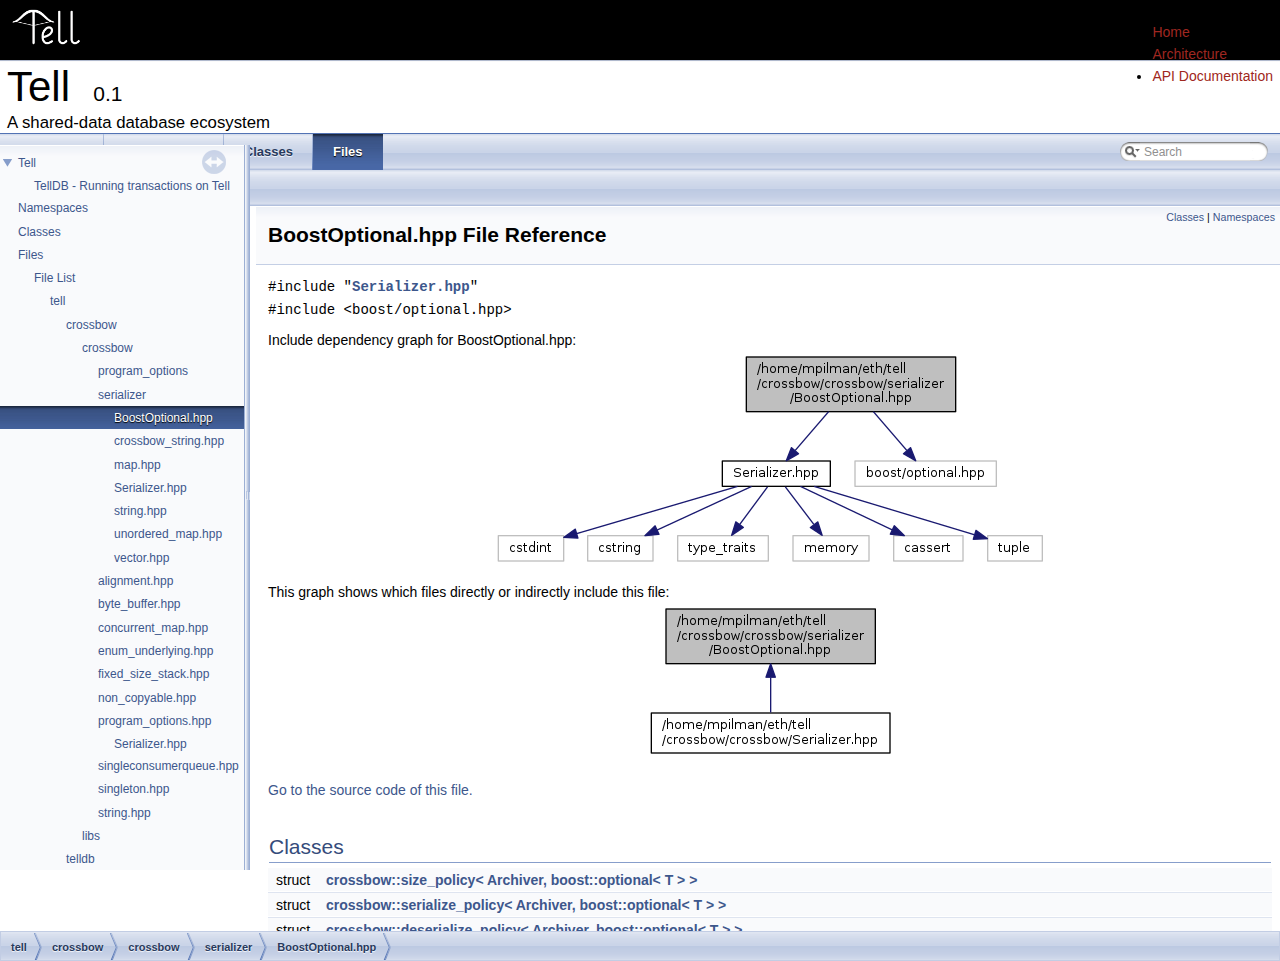
<file: api/_boost_optional_8hpp.html>
<!-- HTML header for doxygen 1.8.10-->
<!DOCTYPE html>
<html xmlns="http://www.w3.org/1999/xhtml" xml:lang="en" lang="en">
    <head>
        <meta charset="utf-8"/>
        <title>/home/mpilman/eth/tell/crossbow/crossbow/serializer/BoostOptional.hpp File Reference$</title>
        <link rel="stylesheet" href="http://yui.yahooapis.com/pure/0.6.0/pure-min.css">
        <link rel="stylesheet" href="http://yui.yahooapis.com/pure/0.6.0/grids-responsive-min.css">
        <link rel="stylesheet" href="http://netdna.bootstrapcdn.com/font-awesome/4.4.0/css/font-awesome.css">
        <link rel="stylesheet" href="/css/default.css">
        <script src="//code.jquery.com/jquery-1.11.3.min.js"></script>
        <script>
            var isLanding = false;
            var menu = 'API Documentation';
        </script>
<title>Tell: /home/mpilman/eth/tell/crossbow/crossbow/serializer/BoostOptional.hpp File Reference</title>
<link href="tabs.css" rel="stylesheet" type="text/css"/>
<script type="text/javascript" src="jquery.js"></script>
<script type="text/javascript" src="dynsections.js"></script>
<link href="navtree.css" rel="stylesheet" type="text/css"/>
<script type="text/javascript" src="resize.js"></script>
<script type="text/javascript" src="navtreedata.js"></script>
<script type="text/javascript" src="navtree.js"></script>
<script type="text/javascript">
  $(document).ready(initResizable);
  $(window).load(resizeHeight);
</script>
<link href="search/search.css" rel="stylesheet" type="text/css"/>
<script type="text/javascript" src="search/searchdata.js"></script>
<script type="text/javascript" src="search/search.js"></script>
<script type="text/javascript">
  $(document).ready(function() { init_search(); });
</script>
<link href="doxygen.css" rel="stylesheet" type="text/css" />
<link href="customdoxygen.css" rel="stylesheet" type="text/css"/>
</head>
<body id="tell">
        <div class="header">
            <div class="home-menu pure-menu pure-menu-horizontal pure-menu-fixed">
                <ul id="menu" class="pure-menu-list">
                </ul>
                <a class="pure-menu-heading"><img class="img-header" src="/images/tell-black.png"/></a>
            </div>
        </div>
<div id="top"><!-- do not remove this div, it is closed by doxygen! -->
<div id="titlearea">
<table cellspacing="0" cellpadding="0">
 <tbody>
 <tr style="height: 56px;">
  <td id="projectalign" style="padding-left: 0.5em;">
   <div id="projectname">Tell
   &#160;<span id="projectnumber">0.1</span>
   </div>
   <div id="projectbrief">A shared-data database ecosystem</div>
  </td>
 </tr>
 </tbody>
</table>
</div>
<!-- end header part -->
<!-- Generated by Doxygen 1.8.10 -->
<script type="text/javascript">
var searchBox = new SearchBox("searchBox", "search",false,'Search');
</script>
  <div id="navrow1" class="tabs">
    <ul class="tablist">
      <li><a href="index.html"><span>Main&#160;Page</span></a></li>
      <li><a href="namespaces.html"><span>Namespaces</span></a></li>
      <li><a href="annotated.html"><span>Classes</span></a></li>
      <li class="current"><a href="files.html"><span>Files</span></a></li>
      <li>
        <div id="MSearchBox" class="MSearchBoxInactive">
        <span class="left">
          <img id="MSearchSelect" src="search/mag_sel.png"
               onmouseover="return searchBox.OnSearchSelectShow()"
               onmouseout="return searchBox.OnSearchSelectHide()"
               alt=""/>
          <input type="text" id="MSearchField" value="Search" accesskey="S"
               onfocus="searchBox.OnSearchFieldFocus(true)" 
               onblur="searchBox.OnSearchFieldFocus(false)" 
               onkeyup="searchBox.OnSearchFieldChange(event)"/>
          </span><span class="right">
            <a id="MSearchClose" href="javascript:searchBox.CloseResultsWindow()"><img id="MSearchCloseImg" border="0" src="search/close.png" alt=""/></a>
          </span>
        </div>
      </li>
    </ul>
  </div>
  <div id="navrow2" class="tabs2">
    <ul class="tablist">
      <li><a href="files.html"><span>File&#160;List</span></a></li>
      <li><a href="globals.html"><span>File&#160;Members</span></a></li>
    </ul>
  </div>
</div><!-- top -->
<div id="side-nav" class="ui-resizable side-nav-resizable">
  <div id="nav-tree">
    <div id="nav-tree-contents">
      <div id="nav-sync" class="sync"></div>
    </div>
  </div>
  <div id="splitbar" style="-moz-user-select:none;" 
       class="ui-resizable-handle">
  </div>
</div>
<script type="text/javascript">
$(document).ready(function(){initNavTree('_boost_optional_8hpp.html','');});
</script>
<div id="doc-content">
<!-- window showing the filter options -->
<div id="MSearchSelectWindow"
     onmouseover="return searchBox.OnSearchSelectShow()"
     onmouseout="return searchBox.OnSearchSelectHide()"
     onkeydown="return searchBox.OnSearchSelectKey(event)">
</div>

<!-- iframe showing the search results (closed by default) -->
<div id="MSearchResultsWindow">
<iframe src="javascript:void(0)" frameborder="0" 
        name="MSearchResults" id="MSearchResults">
</iframe>
</div>

<div class="header">
  <div class="summary">
<a href="#nested-classes">Classes</a> &#124;
<a href="#namespaces">Namespaces</a>  </div>
  <div class="headertitle">
<div class="title">BoostOptional.hpp File Reference</div>  </div>
</div><!--header-->
<div class="contents">
<div class="textblock"><code>#include &quot;<a class="el" href="serializer_2_serializer_8hpp_source.html">Serializer.hpp</a>&quot;</code><br />
<code>#include &lt;boost/optional.hpp&gt;</code><br />
</div><div class="textblock"><div class="dynheader">
Include dependency graph for BoostOptional.hpp:</div>
<div class="dyncontent">
<div class="center"><img src="_boost_optional_8hpp__incl.png" border="0" usemap="#_2home_2mpilman_2eth_2tell_2crossbow_2crossbow_2serializer_2_boost_optional_8hpp" alt=""/></div>
<map name="_2home_2mpilman_2eth_2tell_2crossbow_2crossbow_2serializer_2_boost_optional_8hpp" id="_2home_2mpilman_2eth_2tell_2crossbow_2crossbow_2serializer_2_boost_optional_8hpp">
<area shape="rect" id="node2" href="serializer_2_serializer_8hpp.html" title="Serializer.hpp" alt="" coords="229,109,337,136"/>
</map>
</div>
</div><div class="textblock"><div class="dynheader">
This graph shows which files directly or indirectly include this file:</div>
<div class="dyncontent">
<div class="center"><img src="_boost_optional_8hpp__dep__incl.png" border="0" usemap="#_2home_2mpilman_2eth_2tell_2crossbow_2crossbow_2serializer_2_boost_optional_8hppdep" alt=""/></div>
<map name="_2home_2mpilman_2eth_2tell_2crossbow_2crossbow_2serializer_2_boost_optional_8hppdep" id="_2home_2mpilman_2eth_2tell_2crossbow_2crossbow_2serializer_2_boost_optional_8hppdep">
<area shape="rect" id="node2" href="_serializer_8hpp.html" title="/home/mpilman/eth/tell\l/crossbow/crossbow/Serializer.hpp" alt="" coords="5,109,244,151"/>
</map>
</div>
</div>
<p><a href="_boost_optional_8hpp_source.html">Go to the source code of this file.</a></p>
<table class="memberdecls">
<tr class="heading"><td colspan="2"><h2 class="groupheader"><a name="nested-classes"></a>
Classes</h2></td></tr>
<tr class="memitem:"><td class="memItemLeft" align="right" valign="top">struct &#160;</td><td class="memItemRight" valign="bottom"><a class="el" href="structcrossbow_1_1size__policy_3_01_archiver_00_01boost_1_1optional_3_01_t_01_4_01_4.html">crossbow::size_policy&lt; Archiver, boost::optional&lt; T &gt; &gt;</a></td></tr>
<tr class="separator:"><td class="memSeparator" colspan="2">&#160;</td></tr>
<tr class="memitem:"><td class="memItemLeft" align="right" valign="top">struct &#160;</td><td class="memItemRight" valign="bottom"><a class="el" href="structcrossbow_1_1serialize__policy_3_01_archiver_00_01boost_1_1optional_3_01_t_01_4_01_4.html">crossbow::serialize_policy&lt; Archiver, boost::optional&lt; T &gt; &gt;</a></td></tr>
<tr class="separator:"><td class="memSeparator" colspan="2">&#160;</td></tr>
<tr class="memitem:"><td class="memItemLeft" align="right" valign="top">struct &#160;</td><td class="memItemRight" valign="bottom"><a class="el" href="structcrossbow_1_1deserialize__policy_3_01_archiver_00_01boost_1_1optional_3_01_t_01_4_01_4.html">crossbow::deserialize_policy&lt; Archiver, boost::optional&lt; T &gt; &gt;</a></td></tr>
<tr class="separator:"><td class="memSeparator" colspan="2">&#160;</td></tr>
</table><table class="memberdecls">
<tr class="heading"><td colspan="2"><h2 class="groupheader"><a name="namespaces"></a>
Namespaces</h2></td></tr>
<tr class="memitem:namespacecrossbow"><td class="memItemLeft" align="right" valign="top"> &#160;</td><td class="memItemRight" valign="bottom"><a class="el" href="namespacecrossbow.html">crossbow</a></td></tr>
<tr class="separator:"><td class="memSeparator" colspan="2">&#160;</td></tr>
</table>
</div><!-- contents -->
</div><!-- doc-content -->
<!-- HTML footer for doxygen 1.8.10-->
<!-- start footer part -->
<div id="nav-path" class="navpath"><!-- id is needed for treeview function! -->
  <ul>
    <li class="navelem"><a class="el" href="dir_ca70adcae13d8017c1b08fec3a33ea10.html">tell</a></li><li class="navelem"><a class="el" href="dir_5d338ab805498955edcdee28fb0fe999.html">crossbow</a></li><li class="navelem"><a class="el" href="dir_cc3ba251cfa5db290792691b420836e3.html">crossbow</a></li><li class="navelem"><a class="el" href="dir_90030ff9dd97fb4e2fa6672aad149ce9.html">serializer</a></li><li class="navelem"><a class="el" href="_boost_optional_8hpp.html">BoostOptional.hpp</a></li>
  </ul>
</div>
<script src="/js/load-menu.js"></script>
</body>
</html>
</file>
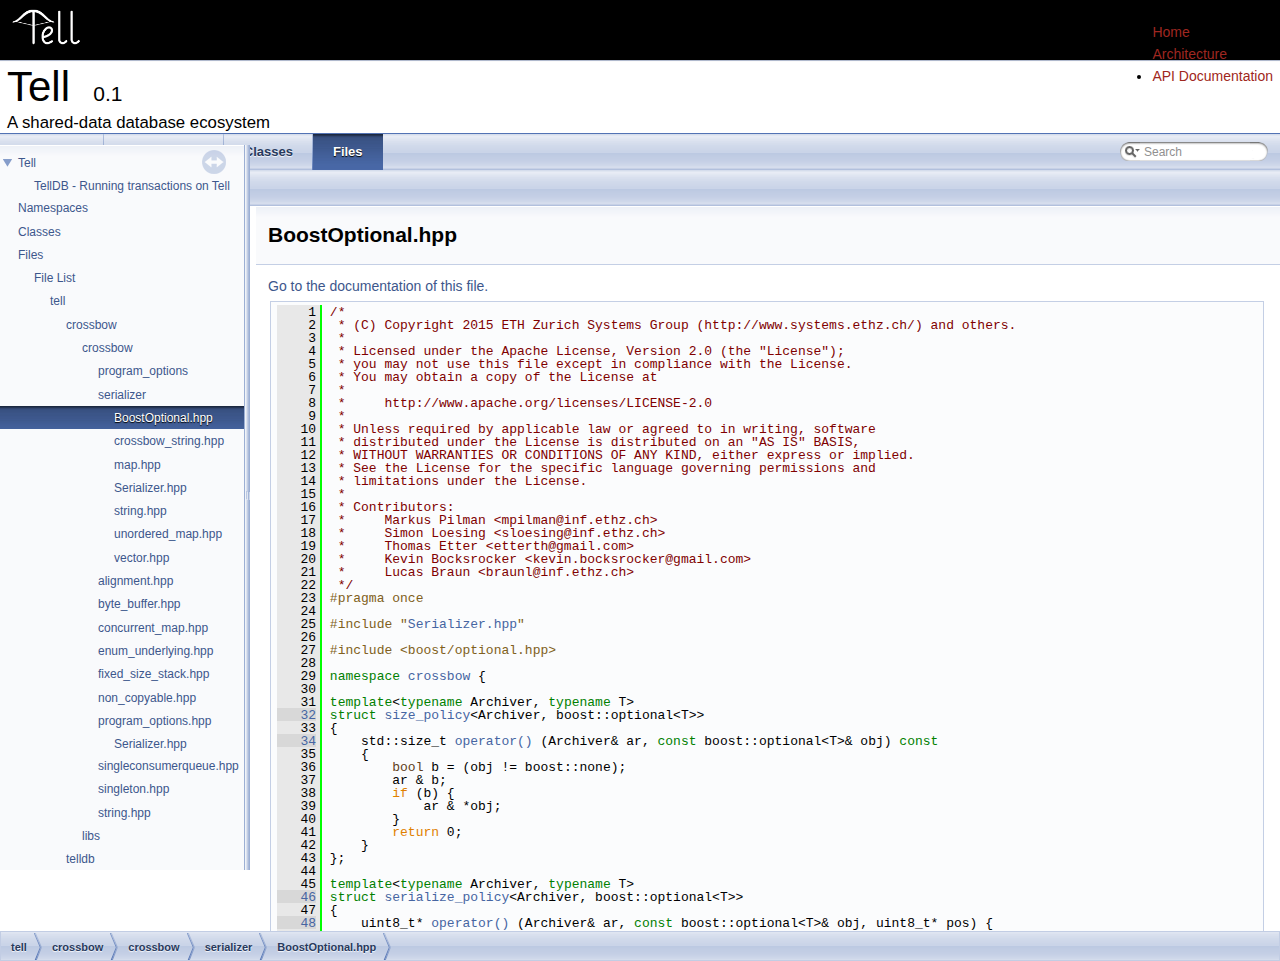
<file: api/_boost_optional_8hpp_source.html>
<!-- HTML header for doxygen 1.8.10-->
<!DOCTYPE html>
<html xmlns="http://www.w3.org/1999/xhtml" xml:lang="en" lang="en">
    <head>
        <meta charset="utf-8"/>
        <title>/home/mpilman/eth/tell/crossbow/crossbow/serializer/BoostOptional.hpp Source File$</title>
        <link rel="stylesheet" href="http://yui.yahooapis.com/pure/0.6.0/pure-min.css">
        <link rel="stylesheet" href="http://yui.yahooapis.com/pure/0.6.0/grids-responsive-min.css">
        <link rel="stylesheet" href="http://netdna.bootstrapcdn.com/font-awesome/4.4.0/css/font-awesome.css">
        <link rel="stylesheet" href="/css/default.css">
        <script src="//code.jquery.com/jquery-1.11.3.min.js"></script>
        <script>
            var isLanding = false;
            var menu = 'API Documentation';
        </script>
<title>Tell: /home/mpilman/eth/tell/crossbow/crossbow/serializer/BoostOptional.hpp Source File</title>
<link href="tabs.css" rel="stylesheet" type="text/css"/>
<script type="text/javascript" src="jquery.js"></script>
<script type="text/javascript" src="dynsections.js"></script>
<link href="navtree.css" rel="stylesheet" type="text/css"/>
<script type="text/javascript" src="resize.js"></script>
<script type="text/javascript" src="navtreedata.js"></script>
<script type="text/javascript" src="navtree.js"></script>
<script type="text/javascript">
  $(document).ready(initResizable);
  $(window).load(resizeHeight);
</script>
<link href="search/search.css" rel="stylesheet" type="text/css"/>
<script type="text/javascript" src="search/searchdata.js"></script>
<script type="text/javascript" src="search/search.js"></script>
<script type="text/javascript">
  $(document).ready(function() { init_search(); });
</script>
<link href="doxygen.css" rel="stylesheet" type="text/css" />
<link href="customdoxygen.css" rel="stylesheet" type="text/css"/>
</head>
<body id="tell">
        <div class="header">
            <div class="home-menu pure-menu pure-menu-horizontal pure-menu-fixed">
                <ul id="menu" class="pure-menu-list">
                </ul>
                <a class="pure-menu-heading"><img class="img-header" src="/images/tell-black.png"/></a>
            </div>
        </div>
<div id="top"><!-- do not remove this div, it is closed by doxygen! -->
<div id="titlearea">
<table cellspacing="0" cellpadding="0">
 <tbody>
 <tr style="height: 56px;">
  <td id="projectalign" style="padding-left: 0.5em;">
   <div id="projectname">Tell
   &#160;<span id="projectnumber">0.1</span>
   </div>
   <div id="projectbrief">A shared-data database ecosystem</div>
  </td>
 </tr>
 </tbody>
</table>
</div>
<!-- end header part -->
<!-- Generated by Doxygen 1.8.10 -->
<script type="text/javascript">
var searchBox = new SearchBox("searchBox", "search",false,'Search');
</script>
  <div id="navrow1" class="tabs">
    <ul class="tablist">
      <li><a href="index.html"><span>Main&#160;Page</span></a></li>
      <li><a href="namespaces.html"><span>Namespaces</span></a></li>
      <li><a href="annotated.html"><span>Classes</span></a></li>
      <li class="current"><a href="files.html"><span>Files</span></a></li>
      <li>
        <div id="MSearchBox" class="MSearchBoxInactive">
        <span class="left">
          <img id="MSearchSelect" src="search/mag_sel.png"
               onmouseover="return searchBox.OnSearchSelectShow()"
               onmouseout="return searchBox.OnSearchSelectHide()"
               alt=""/>
          <input type="text" id="MSearchField" value="Search" accesskey="S"
               onfocus="searchBox.OnSearchFieldFocus(true)" 
               onblur="searchBox.OnSearchFieldFocus(false)" 
               onkeyup="searchBox.OnSearchFieldChange(event)"/>
          </span><span class="right">
            <a id="MSearchClose" href="javascript:searchBox.CloseResultsWindow()"><img id="MSearchCloseImg" border="0" src="search/close.png" alt=""/></a>
          </span>
        </div>
      </li>
    </ul>
  </div>
  <div id="navrow2" class="tabs2">
    <ul class="tablist">
      <li><a href="files.html"><span>File&#160;List</span></a></li>
      <li><a href="globals.html"><span>File&#160;Members</span></a></li>
    </ul>
  </div>
</div><!-- top -->
<div id="side-nav" class="ui-resizable side-nav-resizable">
  <div id="nav-tree">
    <div id="nav-tree-contents">
      <div id="nav-sync" class="sync"></div>
    </div>
  </div>
  <div id="splitbar" style="-moz-user-select:none;" 
       class="ui-resizable-handle">
  </div>
</div>
<script type="text/javascript">
$(document).ready(function(){initNavTree('_boost_optional_8hpp_source.html','');});
</script>
<div id="doc-content">
<!-- window showing the filter options -->
<div id="MSearchSelectWindow"
     onmouseover="return searchBox.OnSearchSelectShow()"
     onmouseout="return searchBox.OnSearchSelectHide()"
     onkeydown="return searchBox.OnSearchSelectKey(event)">
</div>

<!-- iframe showing the search results (closed by default) -->
<div id="MSearchResultsWindow">
<iframe src="javascript:void(0)" frameborder="0" 
        name="MSearchResults" id="MSearchResults">
</iframe>
</div>

<div class="header">
  <div class="headertitle">
<div class="title">BoostOptional.hpp</div>  </div>
</div><!--header-->
<div class="contents">
<a href="_boost_optional_8hpp.html">Go to the documentation of this file.</a><div class="fragment"><div class="line"><a name="l00001"></a><span class="lineno">    1</span>&#160;<span class="comment">/*</span></div>
<div class="line"><a name="l00002"></a><span class="lineno">    2</span>&#160;<span class="comment"> * (C) Copyright 2015 ETH Zurich Systems Group (http://www.systems.ethz.ch/) and others.</span></div>
<div class="line"><a name="l00003"></a><span class="lineno">    3</span>&#160;<span class="comment"> *</span></div>
<div class="line"><a name="l00004"></a><span class="lineno">    4</span>&#160;<span class="comment"> * Licensed under the Apache License, Version 2.0 (the &quot;License&quot;);</span></div>
<div class="line"><a name="l00005"></a><span class="lineno">    5</span>&#160;<span class="comment"> * you may not use this file except in compliance with the License.</span></div>
<div class="line"><a name="l00006"></a><span class="lineno">    6</span>&#160;<span class="comment"> * You may obtain a copy of the License at</span></div>
<div class="line"><a name="l00007"></a><span class="lineno">    7</span>&#160;<span class="comment"> *</span></div>
<div class="line"><a name="l00008"></a><span class="lineno">    8</span>&#160;<span class="comment"> *     http://www.apache.org/licenses/LICENSE-2.0</span></div>
<div class="line"><a name="l00009"></a><span class="lineno">    9</span>&#160;<span class="comment"> *</span></div>
<div class="line"><a name="l00010"></a><span class="lineno">   10</span>&#160;<span class="comment"> * Unless required by applicable law or agreed to in writing, software</span></div>
<div class="line"><a name="l00011"></a><span class="lineno">   11</span>&#160;<span class="comment"> * distributed under the License is distributed on an &quot;AS IS&quot; BASIS,</span></div>
<div class="line"><a name="l00012"></a><span class="lineno">   12</span>&#160;<span class="comment"> * WITHOUT WARRANTIES OR CONDITIONS OF ANY KIND, either express or implied.</span></div>
<div class="line"><a name="l00013"></a><span class="lineno">   13</span>&#160;<span class="comment"> * See the License for the specific language governing permissions and</span></div>
<div class="line"><a name="l00014"></a><span class="lineno">   14</span>&#160;<span class="comment"> * limitations under the License.</span></div>
<div class="line"><a name="l00015"></a><span class="lineno">   15</span>&#160;<span class="comment"> *</span></div>
<div class="line"><a name="l00016"></a><span class="lineno">   16</span>&#160;<span class="comment"> * Contributors:</span></div>
<div class="line"><a name="l00017"></a><span class="lineno">   17</span>&#160;<span class="comment"> *     Markus Pilman &lt;mpilman@inf.ethz.ch&gt;</span></div>
<div class="line"><a name="l00018"></a><span class="lineno">   18</span>&#160;<span class="comment"> *     Simon Loesing &lt;sloesing@inf.ethz.ch&gt;</span></div>
<div class="line"><a name="l00019"></a><span class="lineno">   19</span>&#160;<span class="comment"> *     Thomas Etter &lt;etterth@gmail.com&gt;</span></div>
<div class="line"><a name="l00020"></a><span class="lineno">   20</span>&#160;<span class="comment"> *     Kevin Bocksrocker &lt;kevin.bocksrocker@gmail.com&gt;</span></div>
<div class="line"><a name="l00021"></a><span class="lineno">   21</span>&#160;<span class="comment"> *     Lucas Braun &lt;braunl@inf.ethz.ch&gt;</span></div>
<div class="line"><a name="l00022"></a><span class="lineno">   22</span>&#160;<span class="comment"> */</span></div>
<div class="line"><a name="l00023"></a><span class="lineno">   23</span>&#160;<span class="preprocessor">#pragma once</span></div>
<div class="line"><a name="l00024"></a><span class="lineno">   24</span>&#160;</div>
<div class="line"><a name="l00025"></a><span class="lineno">   25</span>&#160;<span class="preprocessor">#include &quot;<a class="code" href="serializer_2_serializer_8hpp.html">Serializer.hpp</a>&quot;</span></div>
<div class="line"><a name="l00026"></a><span class="lineno">   26</span>&#160;</div>
<div class="line"><a name="l00027"></a><span class="lineno">   27</span>&#160;<span class="preprocessor">#include &lt;boost/optional.hpp&gt;</span></div>
<div class="line"><a name="l00028"></a><span class="lineno">   28</span>&#160;</div>
<div class="line"><a name="l00029"></a><span class="lineno">   29</span>&#160;<span class="keyword">namespace </span><a class="code" href="namespacecrossbow.html">crossbow</a> {</div>
<div class="line"><a name="l00030"></a><span class="lineno">   30</span>&#160;</div>
<div class="line"><a name="l00031"></a><span class="lineno">   31</span>&#160;<span class="keyword">template</span>&lt;<span class="keyword">typename</span> Archiver, <span class="keyword">typename</span> T&gt;</div>
<div class="line"><a name="l00032"></a><span class="lineno"><a class="line" href="structcrossbow_1_1size__policy_3_01_archiver_00_01boost_1_1optional_3_01_t_01_4_01_4.html">   32</a></span>&#160;<span class="keyword">struct </span><a class="code" href="structcrossbow_1_1size__policy.html">size_policy</a>&lt;Archiver, boost::optional&lt;T&gt;&gt;</div>
<div class="line"><a name="l00033"></a><span class="lineno">   33</span>&#160;{</div>
<div class="line"><a name="l00034"></a><span class="lineno"><a class="line" href="structcrossbow_1_1size__policy_3_01_archiver_00_01boost_1_1optional_3_01_t_01_4_01_4.html#a9cdec7610e2ce4cb28cf57a3a6303cdc">   34</a></span>&#160;    std::size_t <a class="code" href="structcrossbow_1_1size__policy.html#ac5b0cd01a3fb2c8a90eecffea13c60ef">operator() </a>(Archiver&amp; ar, <span class="keyword">const</span> boost::optional&lt;T&gt;&amp; obj)<span class="keyword"> const</span></div>
<div class="line"><a name="l00035"></a><span class="lineno">   35</span>&#160;<span class="keyword">    </span>{</div>
<div class="line"><a name="l00036"></a><span class="lineno">   36</span>&#160;        <span class="keywordtype">bool</span> b = (obj != boost::none);</div>
<div class="line"><a name="l00037"></a><span class="lineno">   37</span>&#160;        ar &amp; b;</div>
<div class="line"><a name="l00038"></a><span class="lineno">   38</span>&#160;        <span class="keywordflow">if</span> (b) {</div>
<div class="line"><a name="l00039"></a><span class="lineno">   39</span>&#160;            ar &amp; *obj;</div>
<div class="line"><a name="l00040"></a><span class="lineno">   40</span>&#160;        }</div>
<div class="line"><a name="l00041"></a><span class="lineno">   41</span>&#160;        <span class="keywordflow">return</span> 0;</div>
<div class="line"><a name="l00042"></a><span class="lineno">   42</span>&#160;    }</div>
<div class="line"><a name="l00043"></a><span class="lineno">   43</span>&#160;};</div>
<div class="line"><a name="l00044"></a><span class="lineno">   44</span>&#160;</div>
<div class="line"><a name="l00045"></a><span class="lineno">   45</span>&#160;<span class="keyword">template</span>&lt;<span class="keyword">typename</span> Archiver, <span class="keyword">typename</span> T&gt;</div>
<div class="line"><a name="l00046"></a><span class="lineno"><a class="line" href="structcrossbow_1_1serialize__policy_3_01_archiver_00_01boost_1_1optional_3_01_t_01_4_01_4.html">   46</a></span>&#160;<span class="keyword">struct </span><a class="code" href="structcrossbow_1_1serialize__policy.html">serialize_policy</a>&lt;Archiver, boost::optional&lt;T&gt;&gt;</div>
<div class="line"><a name="l00047"></a><span class="lineno">   47</span>&#160;{</div>
<div class="line"><a name="l00048"></a><span class="lineno"><a class="line" href="structcrossbow_1_1serialize__policy_3_01_archiver_00_01boost_1_1optional_3_01_t_01_4_01_4.html#a21cacfa0ccec29bbfdd0ea91b3624ece">   48</a></span>&#160;    uint8_t* <a class="code" href="structcrossbow_1_1serialize__policy.html#a1ad39005fca211d7de959482b226dd70">operator() </a>(Archiver&amp; ar, <span class="keyword">const</span> boost::optional&lt;T&gt;&amp; obj, uint8_t* pos) {</div>
<div class="line"><a name="l00049"></a><span class="lineno">   49</span>&#160;        <span class="keywordtype">bool</span> b = (obj != boost::none);</div>
<div class="line"><a name="l00050"></a><span class="lineno">   50</span>&#160;        ar &amp; b;</div>
<div class="line"><a name="l00051"></a><span class="lineno">   51</span>&#160;        <span class="keywordflow">if</span> (b) {</div>
<div class="line"><a name="l00052"></a><span class="lineno">   52</span>&#160;            ar &amp; *obj;</div>
<div class="line"><a name="l00053"></a><span class="lineno">   53</span>&#160;        }</div>
<div class="line"><a name="l00054"></a><span class="lineno">   54</span>&#160;        <span class="keywordflow">return</span> ar.pos;</div>
<div class="line"><a name="l00055"></a><span class="lineno">   55</span>&#160;    }</div>
<div class="line"><a name="l00056"></a><span class="lineno">   56</span>&#160;};</div>
<div class="line"><a name="l00057"></a><span class="lineno">   57</span>&#160;</div>
<div class="line"><a name="l00058"></a><span class="lineno">   58</span>&#160;<span class="keyword">template</span>&lt;<span class="keyword">typename</span> Archiver, <span class="keyword">typename</span> T&gt;</div>
<div class="line"><a name="l00059"></a><span class="lineno"><a class="line" href="structcrossbow_1_1deserialize__policy_3_01_archiver_00_01boost_1_1optional_3_01_t_01_4_01_4.html">   59</a></span>&#160;<span class="keyword">struct </span><a class="code" href="structcrossbow_1_1deserialize__policy.html">deserialize_policy</a>&lt;Archiver, boost::optional&lt;T&gt;&gt;</div>
<div class="line"><a name="l00060"></a><span class="lineno">   60</span>&#160;{</div>
<div class="line"><a name="l00061"></a><span class="lineno"><a class="line" href="structcrossbow_1_1deserialize__policy_3_01_archiver_00_01boost_1_1optional_3_01_t_01_4_01_4.html#a4d641a9939483dcf18cf67badf7d1971">   61</a></span>&#160;    <span class="keyword">const</span> uint8_t* <a class="code" href="structcrossbow_1_1deserialize__policy.html#a7839b223564ee783eb4a99c773d058a4">operator() </a>(Archiver&amp; ar, boost::optional&lt;T&gt;&amp; p, <span class="keyword">const</span> uint8_t* ptr)<span class="keyword"> const</span></div>
<div class="line"><a name="l00062"></a><span class="lineno">   62</span>&#160;<span class="keyword">    </span>{</div>
<div class="line"><a name="l00063"></a><span class="lineno">   63</span>&#160;        <span class="keywordtype">bool</span> is_set;</div>
<div class="line"><a name="l00064"></a><span class="lineno">   64</span>&#160;        ar &amp; is_set;</div>
<div class="line"><a name="l00065"></a><span class="lineno">   65</span>&#160;        <span class="keywordflow">if</span> (is_set) {</div>
<div class="line"><a name="l00066"></a><span class="lineno">   66</span>&#160;            T res;</div>
<div class="line"><a name="l00067"></a><span class="lineno">   67</span>&#160;            ar &amp; res;</div>
<div class="line"><a name="l00068"></a><span class="lineno">   68</span>&#160;            p = res;</div>
<div class="line"><a name="l00069"></a><span class="lineno">   69</span>&#160;        }</div>
<div class="line"><a name="l00070"></a><span class="lineno">   70</span>&#160;        <span class="keywordflow">return</span> ar.pos;</div>
<div class="line"><a name="l00071"></a><span class="lineno">   71</span>&#160;    }</div>
<div class="line"><a name="l00072"></a><span class="lineno">   72</span>&#160;};</div>
<div class="line"><a name="l00073"></a><span class="lineno">   73</span>&#160;</div>
<div class="line"><a name="l00074"></a><span class="lineno">   74</span>&#160;} <span class="comment">// namespace crossbow</span></div>
<div class="ttc" id="structcrossbow_1_1deserialize__policy_html"><div class="ttname"><a href="structcrossbow_1_1deserialize__policy.html">crossbow::deserialize_policy</a></div><div class="ttdef"><b>Definition:</b> <a href="serializer_2_serializer_8hpp_source.html#l00137">Serializer.hpp:137</a></div></div>
<div class="ttc" id="namespacecrossbow_html"><div class="ttname"><a href="namespacecrossbow.html">crossbow</a></div><div class="ttdef"><b>Definition:</b> <a href="alignment_8hpp_source.html#l00030">alignment.hpp:30</a></div></div>
<div class="ttc" id="structcrossbow_1_1serialize__policy_html_a1ad39005fca211d7de959482b226dd70"><div class="ttname"><a href="structcrossbow_1_1serialize__policy.html#a1ad39005fca211d7de959482b226dd70">crossbow::serialize_policy::operator()</a></div><div class="ttdeci">uint8_t * operator()(Archiver &amp;, const T &amp;obj, uint8_t *pos) const </div><div class="ttdef"><b>Definition:</b> <a href="serializer_2_serializer_8hpp_source.html#l00083">Serializer.hpp:83</a></div></div>
<div class="ttc" id="structcrossbow_1_1size__policy_html"><div class="ttname"><a href="structcrossbow_1_1size__policy.html">crossbow::size_policy</a></div><div class="ttdef"><b>Definition:</b> <a href="serializer_2_serializer_8hpp_source.html#l00197">Serializer.hpp:197</a></div></div>
<div class="ttc" id="serializer_2_serializer_8hpp_html"><div class="ttname"><a href="serializer_2_serializer_8hpp.html">Serializer.hpp</a></div></div>
<div class="ttc" id="structcrossbow_1_1deserialize__policy_html_a7839b223564ee783eb4a99c773d058a4"><div class="ttname"><a href="structcrossbow_1_1deserialize__policy.html#a7839b223564ee783eb4a99c773d058a4">crossbow::deserialize_policy::operator()</a></div><div class="ttdeci">const uint8_t * operator()(Archiver &amp;, T &amp;out, const uint8_t *ptr) const </div><div class="ttdef"><b>Definition:</b> <a href="serializer_2_serializer_8hpp_source.html#l00141">Serializer.hpp:141</a></div></div>
<div class="ttc" id="structcrossbow_1_1size__policy_html_ac5b0cd01a3fb2c8a90eecffea13c60ef"><div class="ttname"><a href="structcrossbow_1_1size__policy.html#ac5b0cd01a3fb2c8a90eecffea13c60ef">crossbow::size_policy::operator()</a></div><div class="ttdeci">std::size_t operator()(Archiver &amp;ar, const T &amp;obj) const </div><div class="ttdef"><b>Definition:</b> <a href="serializer_2_serializer_8hpp_source.html#l00201">Serializer.hpp:201</a></div></div>
<div class="ttc" id="structcrossbow_1_1serialize__policy_html"><div class="ttname"><a href="structcrossbow_1_1serialize__policy.html">crossbow::serialize_policy</a></div><div class="ttdef"><b>Definition:</b> <a href="serializer_2_serializer_8hpp_source.html#l00079">Serializer.hpp:79</a></div></div>
</div><!-- fragment --></div><!-- contents -->
</div><!-- doc-content -->
<!-- HTML footer for doxygen 1.8.10-->
<!-- start footer part -->
<div id="nav-path" class="navpath"><!-- id is needed for treeview function! -->
  <ul>
    <li class="navelem"><a class="el" href="dir_ca70adcae13d8017c1b08fec3a33ea10.html">tell</a></li><li class="navelem"><a class="el" href="dir_5d338ab805498955edcdee28fb0fe999.html">crossbow</a></li><li class="navelem"><a class="el" href="dir_cc3ba251cfa5db290792691b420836e3.html">crossbow</a></li><li class="navelem"><a class="el" href="dir_90030ff9dd97fb4e2fa6672aad149ce9.html">serializer</a></li><li class="navelem"><a class="el" href="_boost_optional_8hpp.html">BoostOptional.hpp</a></li>
  </ul>
</div>
<script src="/js/load-menu.js"></script>
</body>
</html>
</file>
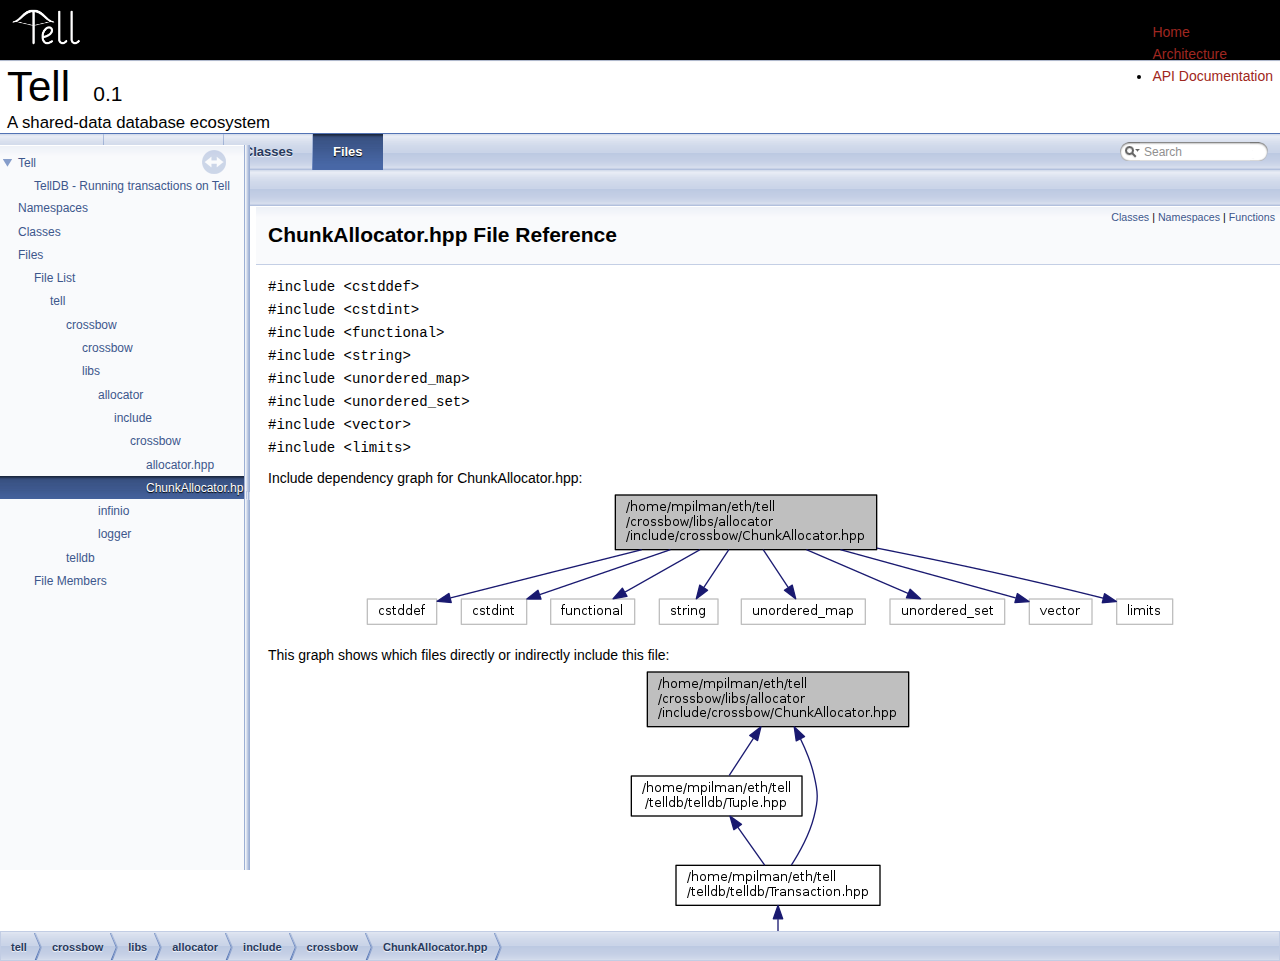
<file: api/_chunk_allocator_8hpp.html>
<!-- HTML header for doxygen 1.8.10-->
<!DOCTYPE html>
<html xmlns="http://www.w3.org/1999/xhtml" xml:lang="en" lang="en">
    <head>
        <meta charset="utf-8"/>
        <title>/home/mpilman/eth/tell/crossbow/libs/allocator/include/crossbow/ChunkAllocator.hpp File Reference$</title>
        <link rel="stylesheet" href="http://yui.yahooapis.com/pure/0.6.0/pure-min.css">
        <link rel="stylesheet" href="http://yui.yahooapis.com/pure/0.6.0/grids-responsive-min.css">
        <link rel="stylesheet" href="http://netdna.bootstrapcdn.com/font-awesome/4.4.0/css/font-awesome.css">
        <link rel="stylesheet" href="/css/default.css">
        <script src="//code.jquery.com/jquery-1.11.3.min.js"></script>
        <script>
            var isLanding = false;
            var menu = 'API Documentation';
        </script>
<title>Tell: /home/mpilman/eth/tell/crossbow/libs/allocator/include/crossbow/ChunkAllocator.hpp File Reference</title>
<link href="tabs.css" rel="stylesheet" type="text/css"/>
<script type="text/javascript" src="jquery.js"></script>
<script type="text/javascript" src="dynsections.js"></script>
<link href="navtree.css" rel="stylesheet" type="text/css"/>
<script type="text/javascript" src="resize.js"></script>
<script type="text/javascript" src="navtreedata.js"></script>
<script type="text/javascript" src="navtree.js"></script>
<script type="text/javascript">
  $(document).ready(initResizable);
  $(window).load(resizeHeight);
</script>
<link href="search/search.css" rel="stylesheet" type="text/css"/>
<script type="text/javascript" src="search/searchdata.js"></script>
<script type="text/javascript" src="search/search.js"></script>
<script type="text/javascript">
  $(document).ready(function() { init_search(); });
</script>
<link href="doxygen.css" rel="stylesheet" type="text/css" />
<link href="customdoxygen.css" rel="stylesheet" type="text/css"/>
</head>
<body id="tell">
        <div class="header">
            <div class="home-menu pure-menu pure-menu-horizontal pure-menu-fixed">
                <ul id="menu" class="pure-menu-list">
                </ul>
                <a class="pure-menu-heading"><img class="img-header" src="/images/tell-black.png"/></a>
            </div>
        </div>
<div id="top"><!-- do not remove this div, it is closed by doxygen! -->
<div id="titlearea">
<table cellspacing="0" cellpadding="0">
 <tbody>
 <tr style="height: 56px;">
  <td id="projectalign" style="padding-left: 0.5em;">
   <div id="projectname">Tell
   &#160;<span id="projectnumber">0.1</span>
   </div>
   <div id="projectbrief">A shared-data database ecosystem</div>
  </td>
 </tr>
 </tbody>
</table>
</div>
<!-- end header part -->
<!-- Generated by Doxygen 1.8.10 -->
<script type="text/javascript">
var searchBox = new SearchBox("searchBox", "search",false,'Search');
</script>
  <div id="navrow1" class="tabs">
    <ul class="tablist">
      <li><a href="index.html"><span>Main&#160;Page</span></a></li>
      <li><a href="namespaces.html"><span>Namespaces</span></a></li>
      <li><a href="annotated.html"><span>Classes</span></a></li>
      <li class="current"><a href="files.html"><span>Files</span></a></li>
      <li>
        <div id="MSearchBox" class="MSearchBoxInactive">
        <span class="left">
          <img id="MSearchSelect" src="search/mag_sel.png"
               onmouseover="return searchBox.OnSearchSelectShow()"
               onmouseout="return searchBox.OnSearchSelectHide()"
               alt=""/>
          <input type="text" id="MSearchField" value="Search" accesskey="S"
               onfocus="searchBox.OnSearchFieldFocus(true)" 
               onblur="searchBox.OnSearchFieldFocus(false)" 
               onkeyup="searchBox.OnSearchFieldChange(event)"/>
          </span><span class="right">
            <a id="MSearchClose" href="javascript:searchBox.CloseResultsWindow()"><img id="MSearchCloseImg" border="0" src="search/close.png" alt=""/></a>
          </span>
        </div>
      </li>
    </ul>
  </div>
  <div id="navrow2" class="tabs2">
    <ul class="tablist">
      <li><a href="files.html"><span>File&#160;List</span></a></li>
      <li><a href="globals.html"><span>File&#160;Members</span></a></li>
    </ul>
  </div>
</div><!-- top -->
<div id="side-nav" class="ui-resizable side-nav-resizable">
  <div id="nav-tree">
    <div id="nav-tree-contents">
      <div id="nav-sync" class="sync"></div>
    </div>
  </div>
  <div id="splitbar" style="-moz-user-select:none;" 
       class="ui-resizable-handle">
  </div>
</div>
<script type="text/javascript">
$(document).ready(function(){initNavTree('_chunk_allocator_8hpp.html','');});
</script>
<div id="doc-content">
<!-- window showing the filter options -->
<div id="MSearchSelectWindow"
     onmouseover="return searchBox.OnSearchSelectShow()"
     onmouseout="return searchBox.OnSearchSelectHide()"
     onkeydown="return searchBox.OnSearchSelectKey(event)">
</div>

<!-- iframe showing the search results (closed by default) -->
<div id="MSearchResultsWindow">
<iframe src="javascript:void(0)" frameborder="0" 
        name="MSearchResults" id="MSearchResults">
</iframe>
</div>

<div class="header">
  <div class="summary">
<a href="#nested-classes">Classes</a> &#124;
<a href="#namespaces">Namespaces</a> &#124;
<a href="#func-members">Functions</a>  </div>
  <div class="headertitle">
<div class="title">ChunkAllocator.hpp File Reference</div>  </div>
</div><!--header-->
<div class="contents">
<div class="textblock"><code>#include &lt;cstddef&gt;</code><br />
<code>#include &lt;cstdint&gt;</code><br />
<code>#include &lt;functional&gt;</code><br />
<code>#include &lt;string&gt;</code><br />
<code>#include &lt;unordered_map&gt;</code><br />
<code>#include &lt;unordered_set&gt;</code><br />
<code>#include &lt;vector&gt;</code><br />
<code>#include &lt;limits&gt;</code><br />
</div><div class="textblock"><div class="dynheader">
Include dependency graph for ChunkAllocator.hpp:</div>
<div class="dyncontent">
<div class="center"><img src="_chunk_allocator_8hpp__incl.png" border="0" usemap="#_2home_2mpilman_2eth_2tell_2crossbow_2libs_2allocator_2include_2crossbow_2_chunk_allocator_8hpp" alt=""/></div>
</div>
</div><div class="textblock"><div class="dynheader">
This graph shows which files directly or indirectly include this file:</div>
<div class="dyncontent">
<div class="center"><img src="_chunk_allocator_8hpp__dep__incl.png" border="0" usemap="#_2home_2mpilman_2eth_2tell_2crossbow_2libs_2allocator_2include_2crossbow_2_chunk_allocator_8hppdep" alt=""/></div>
<map name="_2home_2mpilman_2eth_2tell_2crossbow_2libs_2allocator_2include_2crossbow_2_chunk_allocator_8hppdep" id="_2home_2mpilman_2eth_2tell_2crossbow_2libs_2allocator_2include_2crossbow_2_chunk_allocator_8hppdep">
<area shape="rect" id="node2" href="_tuple_8hpp.html" title="/home/mpilman/eth/tell\l/telldb/telldb/Tuple.hpp" alt="" coords="5,109,176,151"/>
<area shape="rect" id="node3" href="_transaction_8hpp.html" title="/home/mpilman/eth/tell\l/telldb/telldb/Transaction.hpp" alt="" coords="50,199,254,240"/>
<area shape="rect" id="node4" href="_tell_d_b_8hpp.html" title="/home/mpilman/eth/tell\l/telldb/telldb/TellDB.hpp" alt="" coords="67,288,237,329"/>
</map>
</div>
</div>
<p><a href="_chunk_allocator_8hpp_source.html">Go to the source code of this file.</a></p>
<table class="memberdecls">
<tr class="heading"><td colspan="2"><h2 class="groupheader"><a name="nested-classes"></a>
Classes</h2></td></tr>
<tr class="memitem:"><td class="memItemLeft" align="right" valign="top">class &#160;</td><td class="memItemRight" valign="bottom"><a class="el" href="classcrossbow_1_1_chunk_memory_pool.html">crossbow::ChunkMemoryPool</a></td></tr>
<tr class="memdesc:"><td class="mdescLeft">&#160;</td><td class="mdescRight">Memory allocator used by the parser stage to allocate temporary objects.  <a href="classcrossbow_1_1_chunk_memory_pool.html#details">More...</a><br /></td></tr>
<tr class="separator:"><td class="memSeparator" colspan="2">&#160;</td></tr>
<tr class="memitem:"><td class="memItemLeft" align="right" valign="top">class &#160;</td><td class="memItemRight" valign="bottom"><a class="el" href="classcrossbow_1_1_chunk_object.html">crossbow::ChunkObject</a></td></tr>
<tr class="memdesc:"><td class="mdescLeft">&#160;</td><td class="mdescRight">Base class for classes used in the parser stage.  <a href="classcrossbow_1_1_chunk_object.html#details">More...</a><br /></td></tr>
<tr class="separator:"><td class="memSeparator" colspan="2">&#160;</td></tr>
<tr class="memitem:"><td class="memItemLeft" align="right" valign="top">class &#160;</td><td class="memItemRight" valign="bottom"><a class="el" href="classcrossbow_1_1_chunk_allocator.html">crossbow::ChunkAllocator&lt; T &gt;</a></td></tr>
<tr class="memdesc:"><td class="mdescLeft">&#160;</td><td class="mdescRight">Allocator backed by the <a class="el" href="classcrossbow_1_1_chunk_memory_pool.html" title="Memory allocator used by the parser stage to allocate temporary objects. ">ChunkMemoryPool</a> for use with STL classes.  <a href="classcrossbow_1_1_chunk_allocator.html#details">More...</a><br /></td></tr>
<tr class="separator:"><td class="memSeparator" colspan="2">&#160;</td></tr>
<tr class="memitem:"><td class="memItemLeft" align="right" valign="top">struct &#160;</td><td class="memItemRight" valign="bottom"><a class="el" href="structcrossbow_1_1_chunk_allocator_1_1rebind.html">crossbow::ChunkAllocator&lt; T &gt;::rebind&lt; U &gt;</a></td></tr>
<tr class="separator:"><td class="memSeparator" colspan="2">&#160;</td></tr>
</table><table class="memberdecls">
<tr class="heading"><td colspan="2"><h2 class="groupheader"><a name="namespaces"></a>
Namespaces</h2></td></tr>
<tr class="memitem:namespacecrossbow"><td class="memItemLeft" align="right" valign="top"> &#160;</td><td class="memItemRight" valign="bottom"><a class="el" href="namespacecrossbow.html">crossbow</a></td></tr>
<tr class="separator:"><td class="memSeparator" colspan="2">&#160;</td></tr>
</table><table class="memberdecls">
<tr class="heading"><td colspan="2"><h2 class="groupheader"><a name="func-members"></a>
Functions</h2></td></tr>
<tr class="memitem:ac002f87f29013cca705d2988d89f95c5"><td class="memTemplParams" colspan="2">template&lt;class T , class U &gt; </td></tr>
<tr class="memitem:ac002f87f29013cca705d2988d89f95c5"><td class="memTemplItemLeft" align="right" valign="top">bool&#160;</td><td class="memTemplItemRight" valign="bottom"><a class="el" href="namespacecrossbow.html#ac002f87f29013cca705d2988d89f95c5">crossbow::operator==</a> (const ChunkAllocator&lt; T &gt; &amp;lhs, const ChunkAllocator&lt; U &gt; &amp;rhs)</td></tr>
<tr class="separator:ac002f87f29013cca705d2988d89f95c5"><td class="memSeparator" colspan="2">&#160;</td></tr>
<tr class="memitem:a50ad0235478573d151b5174da02e28de"><td class="memTemplParams" colspan="2">template&lt;class T , class U &gt; </td></tr>
<tr class="memitem:a50ad0235478573d151b5174da02e28de"><td class="memTemplItemLeft" align="right" valign="top">bool&#160;</td><td class="memTemplItemRight" valign="bottom"><a class="el" href="namespacecrossbow.html#a50ad0235478573d151b5174da02e28de">crossbow::operator!=</a> (const ChunkAllocator&lt; T &gt; &amp;lhs, const ChunkAllocator&lt; U &gt; &amp;rhs)</td></tr>
<tr class="separator:a50ad0235478573d151b5174da02e28de"><td class="memSeparator" colspan="2">&#160;</td></tr>
</table>
</div><!-- contents -->
</div><!-- doc-content -->
<!-- HTML footer for doxygen 1.8.10-->
<!-- start footer part -->
<div id="nav-path" class="navpath"><!-- id is needed for treeview function! -->
  <ul>
    <li class="navelem"><a class="el" href="dir_ca70adcae13d8017c1b08fec3a33ea10.html">tell</a></li><li class="navelem"><a class="el" href="dir_5d338ab805498955edcdee28fb0fe999.html">crossbow</a></li><li class="navelem"><a class="el" href="dir_8e18f3c2dabce561a420e9c51f59ee12.html">libs</a></li><li class="navelem"><a class="el" href="dir_aae24885dc2e391754d233de7fc5463f.html">allocator</a></li><li class="navelem"><a class="el" href="dir_d65d7631f5e4ccc3c8ed47fc9ee22352.html">include</a></li><li class="navelem"><a class="el" href="dir_54423447738213b60b3f6ca3bb07eeaa.html">crossbow</a></li><li class="navelem"><a class="el" href="_chunk_allocator_8hpp.html">ChunkAllocator.hpp</a></li>
  </ul>
</div>
<script src="/js/load-menu.js"></script>
</body>
</html>
</file>
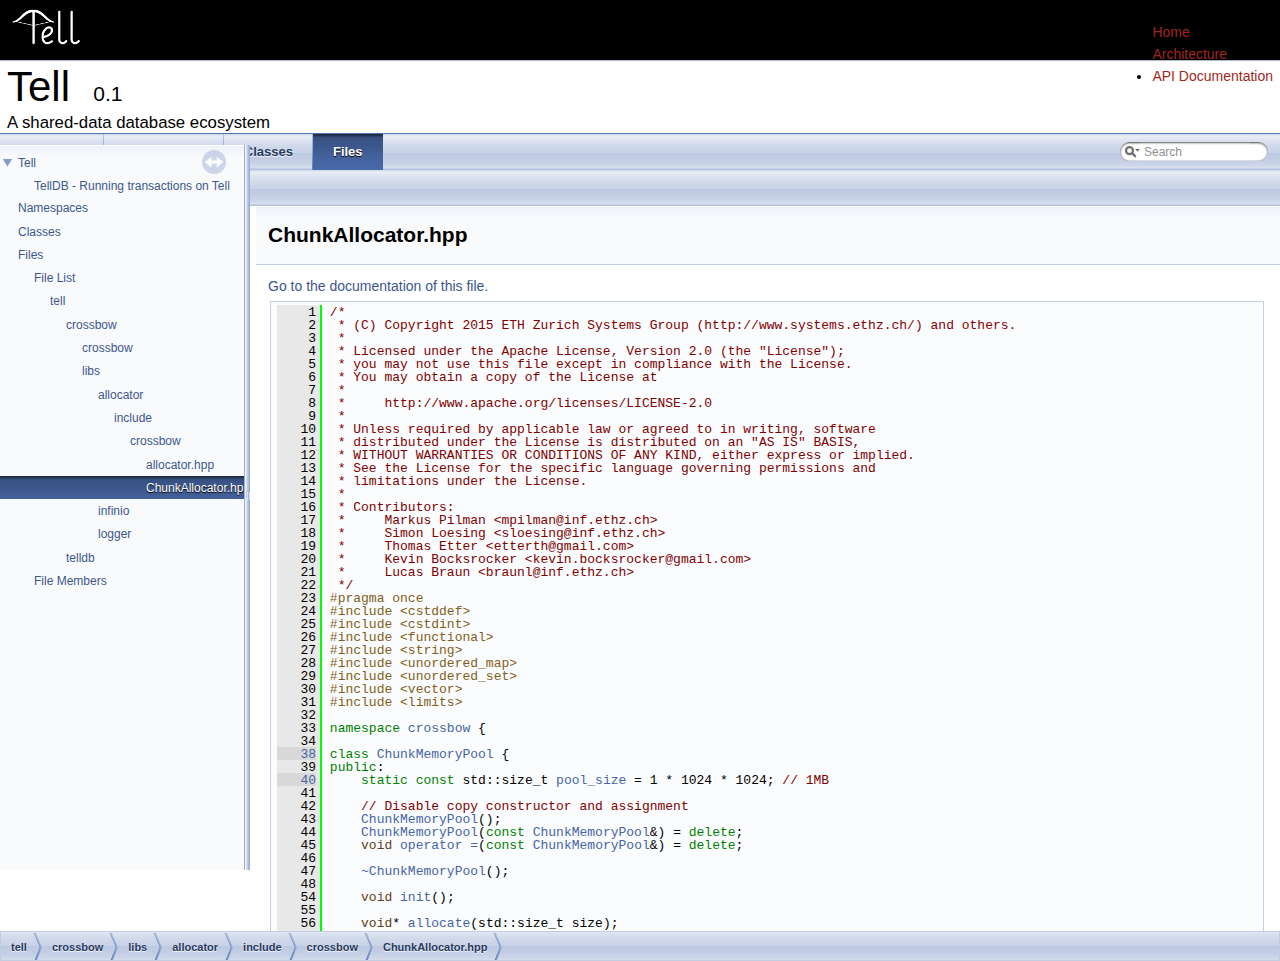
<file: api/_chunk_allocator_8hpp_source.html>
<!-- HTML header for doxygen 1.8.10-->
<!DOCTYPE html>
<html xmlns="http://www.w3.org/1999/xhtml" xml:lang="en" lang="en">
    <head>
        <meta charset="utf-8"/>
        <title>/home/mpilman/eth/tell/crossbow/libs/allocator/include/crossbow/ChunkAllocator.hpp Source File$</title>
        <link rel="stylesheet" href="http://yui.yahooapis.com/pure/0.6.0/pure-min.css">
        <link rel="stylesheet" href="http://yui.yahooapis.com/pure/0.6.0/grids-responsive-min.css">
        <link rel="stylesheet" href="http://netdna.bootstrapcdn.com/font-awesome/4.4.0/css/font-awesome.css">
        <link rel="stylesheet" href="/css/default.css">
        <script src="//code.jquery.com/jquery-1.11.3.min.js"></script>
        <script>
            var isLanding = false;
            var menu = 'API Documentation';
        </script>
<title>Tell: /home/mpilman/eth/tell/crossbow/libs/allocator/include/crossbow/ChunkAllocator.hpp Source File</title>
<link href="tabs.css" rel="stylesheet" type="text/css"/>
<script type="text/javascript" src="jquery.js"></script>
<script type="text/javascript" src="dynsections.js"></script>
<link href="navtree.css" rel="stylesheet" type="text/css"/>
<script type="text/javascript" src="resize.js"></script>
<script type="text/javascript" src="navtreedata.js"></script>
<script type="text/javascript" src="navtree.js"></script>
<script type="text/javascript">
  $(document).ready(initResizable);
  $(window).load(resizeHeight);
</script>
<link href="search/search.css" rel="stylesheet" type="text/css"/>
<script type="text/javascript" src="search/searchdata.js"></script>
<script type="text/javascript" src="search/search.js"></script>
<script type="text/javascript">
  $(document).ready(function() { init_search(); });
</script>
<link href="doxygen.css" rel="stylesheet" type="text/css" />
<link href="customdoxygen.css" rel="stylesheet" type="text/css"/>
</head>
<body id="tell">
        <div class="header">
            <div class="home-menu pure-menu pure-menu-horizontal pure-menu-fixed">
                <ul id="menu" class="pure-menu-list">
                </ul>
                <a class="pure-menu-heading"><img class="img-header" src="/images/tell-black.png"/></a>
            </div>
        </div>
<div id="top"><!-- do not remove this div, it is closed by doxygen! -->
<div id="titlearea">
<table cellspacing="0" cellpadding="0">
 <tbody>
 <tr style="height: 56px;">
  <td id="projectalign" style="padding-left: 0.5em;">
   <div id="projectname">Tell
   &#160;<span id="projectnumber">0.1</span>
   </div>
   <div id="projectbrief">A shared-data database ecosystem</div>
  </td>
 </tr>
 </tbody>
</table>
</div>
<!-- end header part -->
<!-- Generated by Doxygen 1.8.10 -->
<script type="text/javascript">
var searchBox = new SearchBox("searchBox", "search",false,'Search');
</script>
  <div id="navrow1" class="tabs">
    <ul class="tablist">
      <li><a href="index.html"><span>Main&#160;Page</span></a></li>
      <li><a href="namespaces.html"><span>Namespaces</span></a></li>
      <li><a href="annotated.html"><span>Classes</span></a></li>
      <li class="current"><a href="files.html"><span>Files</span></a></li>
      <li>
        <div id="MSearchBox" class="MSearchBoxInactive">
        <span class="left">
          <img id="MSearchSelect" src="search/mag_sel.png"
               onmouseover="return searchBox.OnSearchSelectShow()"
               onmouseout="return searchBox.OnSearchSelectHide()"
               alt=""/>
          <input type="text" id="MSearchField" value="Search" accesskey="S"
               onfocus="searchBox.OnSearchFieldFocus(true)" 
               onblur="searchBox.OnSearchFieldFocus(false)" 
               onkeyup="searchBox.OnSearchFieldChange(event)"/>
          </span><span class="right">
            <a id="MSearchClose" href="javascript:searchBox.CloseResultsWindow()"><img id="MSearchCloseImg" border="0" src="search/close.png" alt=""/></a>
          </span>
        </div>
      </li>
    </ul>
  </div>
  <div id="navrow2" class="tabs2">
    <ul class="tablist">
      <li><a href="files.html"><span>File&#160;List</span></a></li>
      <li><a href="globals.html"><span>File&#160;Members</span></a></li>
    </ul>
  </div>
</div><!-- top -->
<div id="side-nav" class="ui-resizable side-nav-resizable">
  <div id="nav-tree">
    <div id="nav-tree-contents">
      <div id="nav-sync" class="sync"></div>
    </div>
  </div>
  <div id="splitbar" style="-moz-user-select:none;" 
       class="ui-resizable-handle">
  </div>
</div>
<script type="text/javascript">
$(document).ready(function(){initNavTree('_chunk_allocator_8hpp_source.html','');});
</script>
<div id="doc-content">
<!-- window showing the filter options -->
<div id="MSearchSelectWindow"
     onmouseover="return searchBox.OnSearchSelectShow()"
     onmouseout="return searchBox.OnSearchSelectHide()"
     onkeydown="return searchBox.OnSearchSelectKey(event)">
</div>

<!-- iframe showing the search results (closed by default) -->
<div id="MSearchResultsWindow">
<iframe src="javascript:void(0)" frameborder="0" 
        name="MSearchResults" id="MSearchResults">
</iframe>
</div>

<div class="header">
  <div class="headertitle">
<div class="title">ChunkAllocator.hpp</div>  </div>
</div><!--header-->
<div class="contents">
<a href="_chunk_allocator_8hpp.html">Go to the documentation of this file.</a><div class="fragment"><div class="line"><a name="l00001"></a><span class="lineno">    1</span>&#160;<span class="comment">/*</span></div>
<div class="line"><a name="l00002"></a><span class="lineno">    2</span>&#160;<span class="comment"> * (C) Copyright 2015 ETH Zurich Systems Group (http://www.systems.ethz.ch/) and others.</span></div>
<div class="line"><a name="l00003"></a><span class="lineno">    3</span>&#160;<span class="comment"> *</span></div>
<div class="line"><a name="l00004"></a><span class="lineno">    4</span>&#160;<span class="comment"> * Licensed under the Apache License, Version 2.0 (the &quot;License&quot;);</span></div>
<div class="line"><a name="l00005"></a><span class="lineno">    5</span>&#160;<span class="comment"> * you may not use this file except in compliance with the License.</span></div>
<div class="line"><a name="l00006"></a><span class="lineno">    6</span>&#160;<span class="comment"> * You may obtain a copy of the License at</span></div>
<div class="line"><a name="l00007"></a><span class="lineno">    7</span>&#160;<span class="comment"> *</span></div>
<div class="line"><a name="l00008"></a><span class="lineno">    8</span>&#160;<span class="comment"> *     http://www.apache.org/licenses/LICENSE-2.0</span></div>
<div class="line"><a name="l00009"></a><span class="lineno">    9</span>&#160;<span class="comment"> *</span></div>
<div class="line"><a name="l00010"></a><span class="lineno">   10</span>&#160;<span class="comment"> * Unless required by applicable law or agreed to in writing, software</span></div>
<div class="line"><a name="l00011"></a><span class="lineno">   11</span>&#160;<span class="comment"> * distributed under the License is distributed on an &quot;AS IS&quot; BASIS,</span></div>
<div class="line"><a name="l00012"></a><span class="lineno">   12</span>&#160;<span class="comment"> * WITHOUT WARRANTIES OR CONDITIONS OF ANY KIND, either express or implied.</span></div>
<div class="line"><a name="l00013"></a><span class="lineno">   13</span>&#160;<span class="comment"> * See the License for the specific language governing permissions and</span></div>
<div class="line"><a name="l00014"></a><span class="lineno">   14</span>&#160;<span class="comment"> * limitations under the License.</span></div>
<div class="line"><a name="l00015"></a><span class="lineno">   15</span>&#160;<span class="comment"> *</span></div>
<div class="line"><a name="l00016"></a><span class="lineno">   16</span>&#160;<span class="comment"> * Contributors:</span></div>
<div class="line"><a name="l00017"></a><span class="lineno">   17</span>&#160;<span class="comment"> *     Markus Pilman &lt;mpilman@inf.ethz.ch&gt;</span></div>
<div class="line"><a name="l00018"></a><span class="lineno">   18</span>&#160;<span class="comment"> *     Simon Loesing &lt;sloesing@inf.ethz.ch&gt;</span></div>
<div class="line"><a name="l00019"></a><span class="lineno">   19</span>&#160;<span class="comment"> *     Thomas Etter &lt;etterth@gmail.com&gt;</span></div>
<div class="line"><a name="l00020"></a><span class="lineno">   20</span>&#160;<span class="comment"> *     Kevin Bocksrocker &lt;kevin.bocksrocker@gmail.com&gt;</span></div>
<div class="line"><a name="l00021"></a><span class="lineno">   21</span>&#160;<span class="comment"> *     Lucas Braun &lt;braunl@inf.ethz.ch&gt;</span></div>
<div class="line"><a name="l00022"></a><span class="lineno">   22</span>&#160;<span class="comment"> */</span></div>
<div class="line"><a name="l00023"></a><span class="lineno">   23</span>&#160;<span class="preprocessor">#pragma once</span></div>
<div class="line"><a name="l00024"></a><span class="lineno">   24</span>&#160;<span class="preprocessor">#include &lt;cstddef&gt;</span></div>
<div class="line"><a name="l00025"></a><span class="lineno">   25</span>&#160;<span class="preprocessor">#include &lt;cstdint&gt;</span></div>
<div class="line"><a name="l00026"></a><span class="lineno">   26</span>&#160;<span class="preprocessor">#include &lt;functional&gt;</span></div>
<div class="line"><a name="l00027"></a><span class="lineno">   27</span>&#160;<span class="preprocessor">#include &lt;string&gt;</span></div>
<div class="line"><a name="l00028"></a><span class="lineno">   28</span>&#160;<span class="preprocessor">#include &lt;unordered_map&gt;</span></div>
<div class="line"><a name="l00029"></a><span class="lineno">   29</span>&#160;<span class="preprocessor">#include &lt;unordered_set&gt;</span></div>
<div class="line"><a name="l00030"></a><span class="lineno">   30</span>&#160;<span class="preprocessor">#include &lt;vector&gt;</span></div>
<div class="line"><a name="l00031"></a><span class="lineno">   31</span>&#160;<span class="preprocessor">#include &lt;limits&gt;</span></div>
<div class="line"><a name="l00032"></a><span class="lineno">   32</span>&#160;</div>
<div class="line"><a name="l00033"></a><span class="lineno">   33</span>&#160;<span class="keyword">namespace </span><a class="code" href="namespacecrossbow.html">crossbow</a> {</div>
<div class="line"><a name="l00034"></a><span class="lineno">   34</span>&#160;</div>
<div class="line"><a name="l00038"></a><span class="lineno"><a class="line" href="classcrossbow_1_1_chunk_memory_pool.html">   38</a></span>&#160;<span class="keyword">class </span><a class="code" href="classcrossbow_1_1_chunk_memory_pool.html">ChunkMemoryPool</a> {</div>
<div class="line"><a name="l00039"></a><span class="lineno">   39</span>&#160;<span class="keyword">public</span>:</div>
<div class="line"><a name="l00040"></a><span class="lineno"><a class="line" href="classcrossbow_1_1_chunk_memory_pool.html#abbad8b3ccb2b7310d00251b1a2e24f7b">   40</a></span>&#160;    <span class="keyword">static</span> <span class="keyword">const</span> std::size_t <a class="code" href="classcrossbow_1_1_chunk_memory_pool.html#abbad8b3ccb2b7310d00251b1a2e24f7b">pool_size</a> = 1 * 1024 * 1024; <span class="comment">// 1MB</span></div>
<div class="line"><a name="l00041"></a><span class="lineno">   41</span>&#160;</div>
<div class="line"><a name="l00042"></a><span class="lineno">   42</span>&#160;    <span class="comment">// Disable copy constructor and assignment</span></div>
<div class="line"><a name="l00043"></a><span class="lineno">   43</span>&#160;    <a class="code" href="classcrossbow_1_1_chunk_memory_pool.html#a782526733e8f5a1d87eb6459903ea24c">ChunkMemoryPool</a>();</div>
<div class="line"><a name="l00044"></a><span class="lineno">   44</span>&#160;    <a class="code" href="classcrossbow_1_1_chunk_memory_pool.html#a782526733e8f5a1d87eb6459903ea24c">ChunkMemoryPool</a>(<span class="keyword">const</span> <a class="code" href="classcrossbow_1_1_chunk_memory_pool.html">ChunkMemoryPool</a>&amp;) = <span class="keyword">delete</span>;</div>
<div class="line"><a name="l00045"></a><span class="lineno">   45</span>&#160;    <span class="keywordtype">void</span> <a class="code" href="classcrossbow_1_1_chunk_memory_pool.html#a54c0757a2afcf02151d543588f063239">operator =</a>(<span class="keyword">const</span> <a class="code" href="classcrossbow_1_1_chunk_memory_pool.html">ChunkMemoryPool</a>&amp;) = <span class="keyword">delete</span>;</div>
<div class="line"><a name="l00046"></a><span class="lineno">   46</span>&#160;</div>
<div class="line"><a name="l00047"></a><span class="lineno">   47</span>&#160;    <a class="code" href="classcrossbow_1_1_chunk_memory_pool.html#acf33c6487bc7c8fdcbcbbad45f04fcd3">~ChunkMemoryPool</a>();</div>
<div class="line"><a name="l00048"></a><span class="lineno">   48</span>&#160;</div>
<div class="line"><a name="l00054"></a><span class="lineno">   54</span>&#160;    <span class="keywordtype">void</span> <a class="code" href="classcrossbow_1_1_chunk_memory_pool.html#af0918a2cb6df92d5a0b6ff6ac126a889">init</a>();</div>
<div class="line"><a name="l00055"></a><span class="lineno">   55</span>&#160;</div>
<div class="line"><a name="l00056"></a><span class="lineno">   56</span>&#160;    <span class="keywordtype">void</span>* <a class="code" href="classcrossbow_1_1_chunk_memory_pool.html#a41c6256662e4bcd8e778b419e68770be">allocate</a>(std::size_t size);</div>
<div class="line"><a name="l00057"></a><span class="lineno">   57</span>&#160;</div>
<div class="line"><a name="l00058"></a><span class="lineno">   58</span>&#160;<span class="keyword">private</span>:</div>
<div class="line"><a name="l00059"></a><span class="lineno">   59</span>&#160;    <span class="keywordtype">char</span>* m_start;</div>
<div class="line"><a name="l00060"></a><span class="lineno">   60</span>&#160;    <span class="keywordtype">char</span>* m_end;</div>
<div class="line"><a name="l00061"></a><span class="lineno">   61</span>&#160;    <span class="keywordtype">char</span>* m_current;</div>
<div class="line"><a name="l00062"></a><span class="lineno">   62</span>&#160;};</div>
<div class="line"><a name="l00063"></a><span class="lineno">   63</span>&#160;</div>
<div class="line"><a name="l00069"></a><span class="lineno"><a class="line" href="classcrossbow_1_1_chunk_object.html">   69</a></span>&#160;<span class="keyword">class </span><a class="code" href="classcrossbow_1_1_chunk_object.html">ChunkObject</a> {</div>
<div class="line"><a name="l00070"></a><span class="lineno">   70</span>&#160;<span class="keyword">public</span>:</div>
<div class="line"><a name="l00071"></a><span class="lineno">   71</span>&#160;    <span class="keyword">virtual</span> <a class="code" href="classcrossbow_1_1_chunk_object.html#a369336d34c6d0d55cbc6b9ea0519de49">~ChunkObject</a>();</div>
<div class="line"><a name="l00072"></a><span class="lineno">   72</span>&#160;</div>
<div class="line"><a name="l00073"></a><span class="lineno">   73</span>&#160;    <span class="keywordtype">void</span>* <span class="keyword">operator</span> <span class="keyword">new</span>(<span class="keywordtype">size_t</span> size, <a class="code" href="classcrossbow_1_1_chunk_memory_pool.html">ChunkMemoryPool</a>* pool);</div>
<div class="line"><a name="l00074"></a><span class="lineno">   74</span>&#160;</div>
<div class="line"><a name="l00075"></a><span class="lineno">   75</span>&#160;    <span class="keywordtype">void</span> <span class="keyword">operator</span> <span class="keyword">delete</span>(<span class="keywordtype">void</span>* p);</div>
<div class="line"><a name="l00076"></a><span class="lineno">   76</span>&#160;};</div>
<div class="line"><a name="l00077"></a><span class="lineno">   77</span>&#160;</div>
<div class="line"><a name="l00081"></a><span class="lineno">   81</span>&#160;<span class="keyword">template</span> &lt;<span class="keyword">class</span> T&gt;</div>
<div class="line"><a name="l00082"></a><span class="lineno"><a class="line" href="classcrossbow_1_1_chunk_allocator.html">   82</a></span>&#160;<span class="keyword">class </span><a class="code" href="classcrossbow_1_1_chunk_allocator.html">ChunkAllocator</a> {</div>
<div class="line"><a name="l00083"></a><span class="lineno">   83</span>&#160;<span class="keyword">public</span>:</div>
<div class="line"><a name="l00084"></a><span class="lineno"><a class="line" href="classcrossbow_1_1_chunk_allocator.html#a1d3bb6596073cdc46fe2095ec17daa3e">   84</a></span>&#160;    <span class="keyword">typedef</span> <span class="keywordtype">size_t</span> <a class="code" href="classcrossbow_1_1_chunk_allocator.html#a1d3bb6596073cdc46fe2095ec17daa3e">size_type</a>;</div>
<div class="line"><a name="l00085"></a><span class="lineno"><a class="line" href="classcrossbow_1_1_chunk_allocator.html#a9b4f6b29da1c27bd437677dc96f06ddb">   85</a></span>&#160;    <span class="keyword">typedef</span> ptrdiff_t <a class="code" href="classcrossbow_1_1_chunk_allocator.html#a9b4f6b29da1c27bd437677dc96f06ddb">difference_type</a>;</div>
<div class="line"><a name="l00086"></a><span class="lineno"><a class="line" href="classcrossbow_1_1_chunk_allocator.html#a3a288a3a58da9aad3a921f614a709d10">   86</a></span>&#160;    <span class="keyword">typedef</span> T* <a class="code" href="classcrossbow_1_1_chunk_allocator.html#a3a288a3a58da9aad3a921f614a709d10">pointer</a>;</div>
<div class="line"><a name="l00087"></a><span class="lineno"><a class="line" href="classcrossbow_1_1_chunk_allocator.html#a657fb485a9f5791d40cf5135fb4e089c">   87</a></span>&#160;    <span class="keyword">typedef</span> <span class="keyword">const</span> T* <a class="code" href="classcrossbow_1_1_chunk_allocator.html#a657fb485a9f5791d40cf5135fb4e089c">const_pointer</a>;</div>
<div class="line"><a name="l00088"></a><span class="lineno"><a class="line" href="classcrossbow_1_1_chunk_allocator.html#a913f8e82b7d49f0db8aa6d897d27d4c3">   88</a></span>&#160;    <span class="keyword">typedef</span> T&amp; <a class="code" href="classcrossbow_1_1_chunk_allocator.html#a913f8e82b7d49f0db8aa6d897d27d4c3">reference</a>;</div>
<div class="line"><a name="l00089"></a><span class="lineno"><a class="line" href="classcrossbow_1_1_chunk_allocator.html#a71398cb938d0c2af652a9c215b0f1695">   89</a></span>&#160;    <span class="keyword">typedef</span> <span class="keyword">const</span> T&amp; <a class="code" href="classcrossbow_1_1_chunk_allocator.html#a71398cb938d0c2af652a9c215b0f1695">const_reference</a>;</div>
<div class="line"><a name="l00090"></a><span class="lineno"><a class="line" href="classcrossbow_1_1_chunk_allocator.html#a6f0d8d7b41bf3c4decdb0a6831e65e3a">   90</a></span>&#160;    <span class="keyword">typedef</span> T <a class="code" href="classcrossbow_1_1_chunk_allocator.html#a6f0d8d7b41bf3c4decdb0a6831e65e3a">value_type</a>;</div>
<div class="line"><a name="l00091"></a><span class="lineno">   91</span>&#160;</div>
<div class="line"><a name="l00092"></a><span class="lineno">   92</span>&#160;    <span class="keyword">template</span> &lt;<span class="keyword">class</span> U&gt;</div>
<div class="line"><a name="l00093"></a><span class="lineno"><a class="line" href="structcrossbow_1_1_chunk_allocator_1_1rebind.html">   93</a></span>&#160;    <span class="keyword">struct </span><a class="code" href="structcrossbow_1_1_chunk_allocator_1_1rebind.html">rebind</a> {</div>
<div class="line"><a name="l00094"></a><span class="lineno"><a class="line" href="structcrossbow_1_1_chunk_allocator_1_1rebind.html#a7de9b8b844b48d00ac9706f704512875">   94</a></span>&#160;        <span class="keyword">typedef</span> <a class="code" href="classcrossbow_1_1_chunk_allocator.html">ChunkAllocator&lt;U&gt;</a> <a class="code" href="structcrossbow_1_1_chunk_allocator_1_1rebind.html#a7de9b8b844b48d00ac9706f704512875">other</a>;</div>
<div class="line"><a name="l00095"></a><span class="lineno">   95</span>&#160;    };</div>
<div class="line"><a name="l00096"></a><span class="lineno">   96</span>&#160;</div>
<div class="line"><a name="l00097"></a><span class="lineno">   97</span>&#160;    <a class="code" href="classcrossbow_1_1_chunk_allocator.html#ad753783db28057edfc0d0c0bcd889fbf">ChunkAllocator</a>(<a class="code" href="classcrossbow_1_1_chunk_memory_pool.html">ChunkMemoryPool</a>* pool);</div>
<div class="line"><a name="l00098"></a><span class="lineno">   98</span>&#160;</div>
<div class="line"><a name="l00099"></a><span class="lineno">   99</span>&#160;    <span class="keyword">template</span> &lt;<span class="keyword">class</span> U&gt;</div>
<div class="line"><a name="l00100"></a><span class="lineno">  100</span>&#160;    <a class="code" href="classcrossbow_1_1_chunk_allocator.html#ad753783db28057edfc0d0c0bcd889fbf">ChunkAllocator</a>(<span class="keyword">const</span> <a class="code" href="classcrossbow_1_1_chunk_allocator.html">ChunkAllocator&lt;U&gt;</a>&amp; other);</div>
<div class="line"><a name="l00101"></a><span class="lineno">  101</span>&#160;</div>
<div class="line"><a name="l00102"></a><span class="lineno">  102</span>&#160;    T* <a class="code" href="classcrossbow_1_1_chunk_allocator.html#a3348d20a2eab2da5423a88be7e9d1a14">allocate</a>(std::size_t n);</div>
<div class="line"><a name="l00103"></a><span class="lineno">  103</span>&#160;</div>
<div class="line"><a name="l00104"></a><span class="lineno"><a class="line" href="classcrossbow_1_1_chunk_allocator.html#ad33071c7acb694e31a8c33cdc7261fb3">  104</a></span>&#160;        <span class="keywordtype">size_t</span> <a class="code" href="classcrossbow_1_1_chunk_allocator.html#ad33071c7acb694e31a8c33cdc7261fb3">max_size</a>()<span class="keyword"> const </span>{</div>
<div class="line"><a name="l00105"></a><span class="lineno">  105</span>&#160;            <span class="keywordflow">return</span> m_pool-&gt;<a class="code" href="classcrossbow_1_1_chunk_memory_pool.html#abbad8b3ccb2b7310d00251b1a2e24f7b">pool_size</a>;</div>
<div class="line"><a name="l00106"></a><span class="lineno">  106</span>&#160;        }</div>
<div class="line"><a name="l00107"></a><span class="lineno">  107</span>&#160;</div>
<div class="line"><a name="l00108"></a><span class="lineno">  108</span>&#160;    <span class="keywordtype">void</span> <a class="code" href="classcrossbow_1_1_chunk_allocator.html#ab5d67e915adbee3a49678ae3c0cf61e9">deallocate</a>(T* p, std::size_t n);</div>
<div class="line"><a name="l00109"></a><span class="lineno">  109</span>&#160;</div>
<div class="line"><a name="l00110"></a><span class="lineno">  110</span>&#160;    <span class="keyword">template</span> &lt;<span class="keyword">class </span>U, <span class="keyword">class</span>... Args&gt;</div>
<div class="line"><a name="l00111"></a><span class="lineno">  111</span>&#160;    <span class="keywordtype">void</span> <a class="code" href="classcrossbow_1_1_chunk_allocator.html#ac4ca782447b86d45714c2aefba3ee5dc">construct</a>(U* p, Args&amp;&amp;... args);</div>
<div class="line"><a name="l00112"></a><span class="lineno">  112</span>&#160;</div>
<div class="line"><a name="l00113"></a><span class="lineno">  113</span>&#160;    <span class="keyword">template</span> &lt;<span class="keyword">class</span> U&gt;</div>
<div class="line"><a name="l00114"></a><span class="lineno">  114</span>&#160;    <span class="keywordtype">void</span> <a class="code" href="classcrossbow_1_1_chunk_allocator.html#a1fe087904cb6a76663093423387e031a">destroy</a>(U* p);</div>
<div class="line"><a name="l00115"></a><span class="lineno">  115</span>&#160;</div>
<div class="line"><a name="l00116"></a><span class="lineno">  116</span>&#160;<span class="keyword">private</span>:</div>
<div class="line"><a name="l00117"></a><span class="lineno">  117</span>&#160;    <span class="keyword">template</span> &lt;<span class="keyword">class</span> T1, <span class="keyword">class</span> U1&gt;</div>
<div class="line"><a name="l00118"></a><span class="lineno">  118</span>&#160;    <span class="keyword">friend</span> <span class="keywordtype">bool</span> <a class="code" href="classcrossbow_1_1_chunk_allocator.html#af37bfa765d7cc20c9fdd1bc188de4fa3">operator ==</a>(<span class="keyword">const</span> <a class="code" href="classcrossbow_1_1_chunk_allocator.html">ChunkAllocator&lt;T1&gt;</a>&amp;, <span class="keyword">const</span> <a class="code" href="classcrossbow_1_1_chunk_allocator.html">ChunkAllocator&lt;U1&gt;</a>&amp;);</div>
<div class="line"><a name="l00119"></a><span class="lineno">  119</span>&#160;</div>
<div class="line"><a name="l00120"></a><span class="lineno">  120</span>&#160;    <span class="keyword">template</span> &lt;<span class="keyword">class</span> U1&gt;</div>
<div class="line"><a name="l00121"></a><span class="lineno"><a class="line" href="classcrossbow_1_1_chunk_allocator.html#ad753783db28057edfc0d0c0bcd889fbf">  121</a></span>&#160;    <span class="keyword">friend</span> <span class="keyword">class </span><a class="code" href="classcrossbow_1_1_chunk_allocator.html">ChunkAllocator</a>;</div>
<div class="line"><a name="l00122"></a><span class="lineno">  122</span>&#160;</div>
<div class="line"><a name="l00123"></a><span class="lineno">  123</span>&#160;    <a class="code" href="classcrossbow_1_1_chunk_memory_pool.html">ChunkMemoryPool</a>* m_pool;</div>
<div class="line"><a name="l00124"></a><span class="lineno">  124</span>&#160;};</div>
<div class="line"><a name="l00125"></a><span class="lineno">  125</span>&#160;</div>
<div class="line"><a name="l00126"></a><span class="lineno">  126</span>&#160;<span class="keyword">template</span> &lt;<span class="keyword">class</span> T&gt;</div>
<div class="line"><a name="l00127"></a><span class="lineno"><a class="line" href="classcrossbow_1_1_chunk_allocator.html#ac05daf9f63f54bc0c0d5d58864684472">  127</a></span>&#160;<a class="code" href="classcrossbow_1_1_chunk_allocator.html#ad753783db28057edfc0d0c0bcd889fbf">ChunkAllocator&lt;T&gt;::ChunkAllocator</a>(<a class="code" href="classcrossbow_1_1_chunk_memory_pool.html">ChunkMemoryPool</a>* pool)</div>
<div class="line"><a name="l00128"></a><span class="lineno">  128</span>&#160;        : m_pool{pool} {</div>
<div class="line"><a name="l00129"></a><span class="lineno">  129</span>&#160;}</div>
<div class="line"><a name="l00130"></a><span class="lineno">  130</span>&#160;</div>
<div class="line"><a name="l00131"></a><span class="lineno">  131</span>&#160;<span class="keyword">template</span> &lt;<span class="keyword">class</span> T&gt;</div>
<div class="line"><a name="l00132"></a><span class="lineno">  132</span>&#160;<span class="keyword">template</span> &lt;<span class="keyword">class</span> U&gt;</div>
<div class="line"><a name="l00133"></a><span class="lineno"><a class="line" href="classcrossbow_1_1_chunk_allocator.html#ae082db51bb6f4513a652c36a1b73aed8">  133</a></span>&#160;<a class="code" href="classcrossbow_1_1_chunk_allocator.html#ad753783db28057edfc0d0c0bcd889fbf">ChunkAllocator&lt;T&gt;::ChunkAllocator</a>(<span class="keyword">const</span> <a class="code" href="classcrossbow_1_1_chunk_allocator.html">ChunkAllocator&lt;U&gt;</a>&amp; other) {</div>
<div class="line"><a name="l00134"></a><span class="lineno">  134</span>&#160;    m_pool = other.m_pool;</div>
<div class="line"><a name="l00135"></a><span class="lineno">  135</span>&#160;}</div>
<div class="line"><a name="l00136"></a><span class="lineno">  136</span>&#160;</div>
<div class="line"><a name="l00137"></a><span class="lineno">  137</span>&#160;<span class="keyword">template</span> &lt;<span class="keyword">class</span> T&gt;</div>
<div class="line"><a name="l00138"></a><span class="lineno"><a class="line" href="classcrossbow_1_1_chunk_allocator.html#a3348d20a2eab2da5423a88be7e9d1a14">  138</a></span>&#160;T* <a class="code" href="classcrossbow_1_1_chunk_allocator.html#a3348d20a2eab2da5423a88be7e9d1a14">ChunkAllocator&lt;T&gt;::allocate</a>(std::size_t n) {</div>
<div class="line"><a name="l00139"></a><span class="lineno">  139</span>&#160;    <span class="keyword">auto</span> p = m_pool-&gt;allocate(<span class="keyword">sizeof</span>(T) * n);</div>
<div class="line"><a name="l00140"></a><span class="lineno">  140</span>&#160;    <span class="keywordflow">return</span> <span class="keyword">static_cast&lt;</span>T*<span class="keyword">&gt;</span>(p);</div>
<div class="line"><a name="l00141"></a><span class="lineno">  141</span>&#160;}</div>
<div class="line"><a name="l00142"></a><span class="lineno">  142</span>&#160;</div>
<div class="line"><a name="l00143"></a><span class="lineno">  143</span>&#160;<span class="keyword">template</span> &lt;<span class="keyword">class</span> T&gt;</div>
<div class="line"><a name="l00144"></a><span class="lineno"><a class="line" href="classcrossbow_1_1_chunk_allocator.html#ab5d67e915adbee3a49678ae3c0cf61e9">  144</a></span>&#160;<span class="keywordtype">void</span> <a class="code" href="classcrossbow_1_1_chunk_allocator.html#ab5d67e915adbee3a49678ae3c0cf61e9">ChunkAllocator&lt;T&gt;::deallocate</a>(T*, std::size_t) {</div>
<div class="line"><a name="l00145"></a><span class="lineno">  145</span>&#160;    <span class="comment">// Do nothing</span></div>
<div class="line"><a name="l00146"></a><span class="lineno">  146</span>&#160;}</div>
<div class="line"><a name="l00147"></a><span class="lineno">  147</span>&#160;</div>
<div class="line"><a name="l00148"></a><span class="lineno">  148</span>&#160;<span class="keyword">template</span> &lt;<span class="keyword">class</span> T&gt;</div>
<div class="line"><a name="l00149"></a><span class="lineno">  149</span>&#160;<span class="keyword">template</span> &lt;<span class="keyword">class </span>U, <span class="keyword">class</span>... Args&gt;</div>
<div class="line"><a name="l00150"></a><span class="lineno"><a class="line" href="classcrossbow_1_1_chunk_allocator.html#ac4ca782447b86d45714c2aefba3ee5dc">  150</a></span>&#160;<span class="keywordtype">void</span> <a class="code" href="classcrossbow_1_1_chunk_allocator.html#ac4ca782447b86d45714c2aefba3ee5dc">ChunkAllocator&lt;T&gt;::construct</a>(U* p, Args&amp;&amp;... args) {</div>
<div class="line"><a name="l00151"></a><span class="lineno">  151</span>&#160;    ::new((<span class="keywordtype">void</span>*) p) U(std::forward&lt;Args&gt;(args)...);</div>
<div class="line"><a name="l00152"></a><span class="lineno">  152</span>&#160;}</div>
<div class="line"><a name="l00153"></a><span class="lineno">  153</span>&#160;</div>
<div class="line"><a name="l00154"></a><span class="lineno">  154</span>&#160;<span class="keyword">template</span> &lt;<span class="keyword">class</span> T&gt;</div>
<div class="line"><a name="l00155"></a><span class="lineno">  155</span>&#160;<span class="keyword">template</span> &lt;<span class="keyword">class</span> U&gt;</div>
<div class="line"><a name="l00156"></a><span class="lineno"><a class="line" href="classcrossbow_1_1_chunk_allocator.html#a1fe087904cb6a76663093423387e031a">  156</a></span>&#160;<span class="keywordtype">void</span> <a class="code" href="classcrossbow_1_1_chunk_allocator.html#a1fe087904cb6a76663093423387e031a">ChunkAllocator&lt;T&gt;::destroy</a>(U* p) {</div>
<div class="line"><a name="l00157"></a><span class="lineno">  157</span>&#160;    p-&gt;~U();</div>
<div class="line"><a name="l00158"></a><span class="lineno">  158</span>&#160;}</div>
<div class="line"><a name="l00159"></a><span class="lineno">  159</span>&#160;</div>
<div class="line"><a name="l00160"></a><span class="lineno">  160</span>&#160;<span class="keyword">template</span> &lt;<span class="keyword">class</span> T, <span class="keyword">class</span> U&gt;</div>
<div class="line"><a name="l00161"></a><span class="lineno"><a class="line" href="namespacecrossbow.html#ac002f87f29013cca705d2988d89f95c5">  161</a></span>&#160;<span class="keyword">inline</span> <span class="keywordtype">bool</span> <a class="code" href="namespacecrossbow.html#a5eaedf6f6ece19f03814a22fd5ad41ad">operator ==</a>(<span class="keyword">const</span> <a class="code" href="classcrossbow_1_1_chunk_allocator.html">ChunkAllocator&lt;T&gt;</a>&amp; lhs, <span class="keyword">const</span> <a class="code" href="classcrossbow_1_1_chunk_allocator.html">ChunkAllocator&lt;U&gt;</a>&amp; rhs) {</div>
<div class="line"><a name="l00162"></a><span class="lineno">  162</span>&#160;    <span class="keywordflow">return</span> lhs.m_pool == rhs.m_pool;</div>
<div class="line"><a name="l00163"></a><span class="lineno">  163</span>&#160;}</div>
<div class="line"><a name="l00164"></a><span class="lineno">  164</span>&#160;</div>
<div class="line"><a name="l00165"></a><span class="lineno">  165</span>&#160;<span class="keyword">template</span> &lt;<span class="keyword">class</span> T, <span class="keyword">class</span> U&gt;</div>
<div class="line"><a name="l00166"></a><span class="lineno"><a class="line" href="namespacecrossbow.html#a50ad0235478573d151b5174da02e28de">  166</a></span>&#160;<span class="keyword">inline</span> <span class="keywordtype">bool</span> <a class="code" href="namespacecrossbow.html#ab25af052dfd05d5fb35d2c38f13f5adc">operator !=</a>(<span class="keyword">const</span> <a class="code" href="classcrossbow_1_1_chunk_allocator.html">ChunkAllocator&lt;T&gt;</a>&amp; lhs, <span class="keyword">const</span> <a class="code" href="classcrossbow_1_1_chunk_allocator.html">ChunkAllocator&lt;U&gt;</a>&amp; rhs) {</div>
<div class="line"><a name="l00167"></a><span class="lineno">  167</span>&#160;    <span class="keywordflow">return</span> !<a class="code" href="namespacecrossbow.html#a5eaedf6f6ece19f03814a22fd5ad41ad">operator ==</a>(lhs, rhs);</div>
<div class="line"><a name="l00168"></a><span class="lineno">  168</span>&#160;}</div>
<div class="line"><a name="l00169"></a><span class="lineno">  169</span>&#160;</div>
<div class="line"><a name="l00170"></a><span class="lineno">  170</span>&#160;} <span class="comment">// namespace crossbow</span></div>
<div class="line"><a name="l00171"></a><span class="lineno">  171</span>&#160;</div>
<div class="ttc" id="structcrossbow_1_1_chunk_allocator_1_1rebind_html_a7de9b8b844b48d00ac9706f704512875"><div class="ttname"><a href="structcrossbow_1_1_chunk_allocator_1_1rebind.html#a7de9b8b844b48d00ac9706f704512875">crossbow::ChunkAllocator::rebind::other</a></div><div class="ttdeci">ChunkAllocator&lt; U &gt; other</div><div class="ttdef"><b>Definition:</b> <a href="_chunk_allocator_8hpp_source.html#l00094">ChunkAllocator.hpp:94</a></div></div>
<div class="ttc" id="namespacecrossbow_html_a5eaedf6f6ece19f03814a22fd5ad41ad"><div class="ttname"><a href="namespacecrossbow.html#a5eaedf6f6ece19f03814a22fd5ad41ad">crossbow::operator==</a></div><div class="ttdeci">bool operator==(const basic_string&lt; CharT, Traits, Alloc &gt; &amp;lhs, const basic_string&lt; CharT, Traits, Alloc &gt; &amp;rhs)</div><div class="ttdef"><b>Definition:</b> <a href="string_8hpp_source.html#l01088">string.hpp:1088</a></div></div>
<div class="ttc" id="classcrossbow_1_1_chunk_allocator_html_a913f8e82b7d49f0db8aa6d897d27d4c3"><div class="ttname"><a href="classcrossbow_1_1_chunk_allocator.html#a913f8e82b7d49f0db8aa6d897d27d4c3">crossbow::ChunkAllocator::reference</a></div><div class="ttdeci">T &amp; reference</div><div class="ttdef"><b>Definition:</b> <a href="_chunk_allocator_8hpp_source.html#l00088">ChunkAllocator.hpp:88</a></div></div>
<div class="ttc" id="namespacecrossbow_html"><div class="ttname"><a href="namespacecrossbow.html">crossbow</a></div><div class="ttdef"><b>Definition:</b> <a href="alignment_8hpp_source.html#l00030">alignment.hpp:30</a></div></div>
<div class="ttc" id="namespacecrossbow_html_ab25af052dfd05d5fb35d2c38f13f5adc"><div class="ttname"><a href="namespacecrossbow.html#ab25af052dfd05d5fb35d2c38f13f5adc">crossbow::operator!=</a></div><div class="ttdeci">bool operator!=(const basic_string&lt; CharT, Traits, Alloc &gt; &amp;lhs, const basic_string&lt; CharT, Traits, Alloc &gt; &amp;rhs)</div><div class="ttdef"><b>Definition:</b> <a href="string_8hpp_source.html#l01094">string.hpp:1094</a></div></div>
<div class="ttc" id="classcrossbow_1_1_chunk_allocator_html_ad753783db28057edfc0d0c0bcd889fbf"><div class="ttname"><a href="classcrossbow_1_1_chunk_allocator.html#ad753783db28057edfc0d0c0bcd889fbf">crossbow::ChunkAllocator::ChunkAllocator</a></div><div class="ttdeci">friend class ChunkAllocator</div><div class="ttdef"><b>Definition:</b> <a href="_chunk_allocator_8hpp_source.html#l00121">ChunkAllocator.hpp:121</a></div></div>
<div class="ttc" id="classcrossbow_1_1_chunk_memory_pool_html_abbad8b3ccb2b7310d00251b1a2e24f7b"><div class="ttname"><a href="classcrossbow_1_1_chunk_memory_pool.html#abbad8b3ccb2b7310d00251b1a2e24f7b">crossbow::ChunkMemoryPool::pool_size</a></div><div class="ttdeci">static const std::size_t pool_size</div><div class="ttdef"><b>Definition:</b> <a href="_chunk_allocator_8hpp_source.html#l00040">ChunkAllocator.hpp:40</a></div></div>
<div class="ttc" id="classcrossbow_1_1_chunk_allocator_html_ad33071c7acb694e31a8c33cdc7261fb3"><div class="ttname"><a href="classcrossbow_1_1_chunk_allocator.html#ad33071c7acb694e31a8c33cdc7261fb3">crossbow::ChunkAllocator::max_size</a></div><div class="ttdeci">size_t max_size() const </div><div class="ttdef"><b>Definition:</b> <a href="_chunk_allocator_8hpp_source.html#l00104">ChunkAllocator.hpp:104</a></div></div>
<div class="ttc" id="classcrossbow_1_1_chunk_allocator_html_a3348d20a2eab2da5423a88be7e9d1a14"><div class="ttname"><a href="classcrossbow_1_1_chunk_allocator.html#a3348d20a2eab2da5423a88be7e9d1a14">crossbow::ChunkAllocator::allocate</a></div><div class="ttdeci">T * allocate(std::size_t n)</div><div class="ttdef"><b>Definition:</b> <a href="_chunk_allocator_8hpp_source.html#l00138">ChunkAllocator.hpp:138</a></div></div>
<div class="ttc" id="classcrossbow_1_1_chunk_allocator_html_a9b4f6b29da1c27bd437677dc96f06ddb"><div class="ttname"><a href="classcrossbow_1_1_chunk_allocator.html#a9b4f6b29da1c27bd437677dc96f06ddb">crossbow::ChunkAllocator::difference_type</a></div><div class="ttdeci">ptrdiff_t difference_type</div><div class="ttdef"><b>Definition:</b> <a href="_chunk_allocator_8hpp_source.html#l00085">ChunkAllocator.hpp:85</a></div></div>
<div class="ttc" id="classcrossbow_1_1_chunk_memory_pool_html_a41c6256662e4bcd8e778b419e68770be"><div class="ttname"><a href="classcrossbow_1_1_chunk_memory_pool.html#a41c6256662e4bcd8e778b419e68770be">crossbow::ChunkMemoryPool::allocate</a></div><div class="ttdeci">void * allocate(std::size_t size)</div></div>
<div class="ttc" id="classcrossbow_1_1_chunk_allocator_html_a3a288a3a58da9aad3a921f614a709d10"><div class="ttname"><a href="classcrossbow_1_1_chunk_allocator.html#a3a288a3a58da9aad3a921f614a709d10">crossbow::ChunkAllocator::pointer</a></div><div class="ttdeci">T * pointer</div><div class="ttdef"><b>Definition:</b> <a href="_chunk_allocator_8hpp_source.html#l00086">ChunkAllocator.hpp:86</a></div></div>
<div class="ttc" id="classcrossbow_1_1_chunk_memory_pool_html_a782526733e8f5a1d87eb6459903ea24c"><div class="ttname"><a href="classcrossbow_1_1_chunk_memory_pool.html#a782526733e8f5a1d87eb6459903ea24c">crossbow::ChunkMemoryPool::ChunkMemoryPool</a></div><div class="ttdeci">ChunkMemoryPool()</div></div>
<div class="ttc" id="classcrossbow_1_1_chunk_allocator_html_ac4ca782447b86d45714c2aefba3ee5dc"><div class="ttname"><a href="classcrossbow_1_1_chunk_allocator.html#ac4ca782447b86d45714c2aefba3ee5dc">crossbow::ChunkAllocator::construct</a></div><div class="ttdeci">void construct(U *p, Args &amp;&amp;...args)</div><div class="ttdef"><b>Definition:</b> <a href="_chunk_allocator_8hpp_source.html#l00150">ChunkAllocator.hpp:150</a></div></div>
<div class="ttc" id="structcrossbow_1_1_chunk_allocator_1_1rebind_html"><div class="ttname"><a href="structcrossbow_1_1_chunk_allocator_1_1rebind.html">crossbow::ChunkAllocator::rebind</a></div><div class="ttdef"><b>Definition:</b> <a href="_chunk_allocator_8hpp_source.html#l00093">ChunkAllocator.hpp:93</a></div></div>
<div class="ttc" id="classcrossbow_1_1_chunk_memory_pool_html_acf33c6487bc7c8fdcbcbbad45f04fcd3"><div class="ttname"><a href="classcrossbow_1_1_chunk_memory_pool.html#acf33c6487bc7c8fdcbcbbad45f04fcd3">crossbow::ChunkMemoryPool::~ChunkMemoryPool</a></div><div class="ttdeci">~ChunkMemoryPool()</div></div>
<div class="ttc" id="classcrossbow_1_1_chunk_allocator_html_a71398cb938d0c2af652a9c215b0f1695"><div class="ttname"><a href="classcrossbow_1_1_chunk_allocator.html#a71398cb938d0c2af652a9c215b0f1695">crossbow::ChunkAllocator::const_reference</a></div><div class="ttdeci">const T &amp; const_reference</div><div class="ttdef"><b>Definition:</b> <a href="_chunk_allocator_8hpp_source.html#l00089">ChunkAllocator.hpp:89</a></div></div>
<div class="ttc" id="classcrossbow_1_1_chunk_allocator_html_a6f0d8d7b41bf3c4decdb0a6831e65e3a"><div class="ttname"><a href="classcrossbow_1_1_chunk_allocator.html#a6f0d8d7b41bf3c4decdb0a6831e65e3a">crossbow::ChunkAllocator::value_type</a></div><div class="ttdeci">T value_type</div><div class="ttdef"><b>Definition:</b> <a href="_chunk_allocator_8hpp_source.html#l00090">ChunkAllocator.hpp:90</a></div></div>
<div class="ttc" id="classcrossbow_1_1_chunk_allocator_html_a657fb485a9f5791d40cf5135fb4e089c"><div class="ttname"><a href="classcrossbow_1_1_chunk_allocator.html#a657fb485a9f5791d40cf5135fb4e089c">crossbow::ChunkAllocator::const_pointer</a></div><div class="ttdeci">const T * const_pointer</div><div class="ttdef"><b>Definition:</b> <a href="_chunk_allocator_8hpp_source.html#l00087">ChunkAllocator.hpp:87</a></div></div>
<div class="ttc" id="classcrossbow_1_1_chunk_object_html_a369336d34c6d0d55cbc6b9ea0519de49"><div class="ttname"><a href="classcrossbow_1_1_chunk_object.html#a369336d34c6d0d55cbc6b9ea0519de49">crossbow::ChunkObject::~ChunkObject</a></div><div class="ttdeci">virtual ~ChunkObject()</div></div>
<div class="ttc" id="classcrossbow_1_1_chunk_object_html"><div class="ttname"><a href="classcrossbow_1_1_chunk_object.html">crossbow::ChunkObject</a></div><div class="ttdoc">Base class for classes used in the parser stage. </div><div class="ttdef"><b>Definition:</b> <a href="_chunk_allocator_8hpp_source.html#l00069">ChunkAllocator.hpp:69</a></div></div>
<div class="ttc" id="classcrossbow_1_1_chunk_allocator_html_a1d3bb6596073cdc46fe2095ec17daa3e"><div class="ttname"><a href="classcrossbow_1_1_chunk_allocator.html#a1d3bb6596073cdc46fe2095ec17daa3e">crossbow::ChunkAllocator::size_type</a></div><div class="ttdeci">size_t size_type</div><div class="ttdef"><b>Definition:</b> <a href="_chunk_allocator_8hpp_source.html#l00084">ChunkAllocator.hpp:84</a></div></div>
<div class="ttc" id="classcrossbow_1_1_chunk_allocator_html_af37bfa765d7cc20c9fdd1bc188de4fa3"><div class="ttname"><a href="classcrossbow_1_1_chunk_allocator.html#af37bfa765d7cc20c9fdd1bc188de4fa3">crossbow::ChunkAllocator::operator==</a></div><div class="ttdeci">friend bool operator==(const ChunkAllocator&lt; T1 &gt; &amp;, const ChunkAllocator&lt; U1 &gt; &amp;)</div></div>
<div class="ttc" id="classcrossbow_1_1_chunk_memory_pool_html_a54c0757a2afcf02151d543588f063239"><div class="ttname"><a href="classcrossbow_1_1_chunk_memory_pool.html#a54c0757a2afcf02151d543588f063239">crossbow::ChunkMemoryPool::operator=</a></div><div class="ttdeci">void operator=(const ChunkMemoryPool &amp;)=delete</div></div>
<div class="ttc" id="classcrossbow_1_1_chunk_allocator_html"><div class="ttname"><a href="classcrossbow_1_1_chunk_allocator.html">crossbow::ChunkAllocator</a></div><div class="ttdoc">Allocator backed by the ChunkMemoryPool for use with STL classes. </div><div class="ttdef"><b>Definition:</b> <a href="_chunk_allocator_8hpp_source.html#l00082">ChunkAllocator.hpp:82</a></div></div>
<div class="ttc" id="classcrossbow_1_1_chunk_allocator_html_a1fe087904cb6a76663093423387e031a"><div class="ttname"><a href="classcrossbow_1_1_chunk_allocator.html#a1fe087904cb6a76663093423387e031a">crossbow::ChunkAllocator::destroy</a></div><div class="ttdeci">void destroy(U *p)</div><div class="ttdef"><b>Definition:</b> <a href="_chunk_allocator_8hpp_source.html#l00156">ChunkAllocator.hpp:156</a></div></div>
<div class="ttc" id="classcrossbow_1_1_chunk_allocator_html_ab5d67e915adbee3a49678ae3c0cf61e9"><div class="ttname"><a href="classcrossbow_1_1_chunk_allocator.html#ab5d67e915adbee3a49678ae3c0cf61e9">crossbow::ChunkAllocator::deallocate</a></div><div class="ttdeci">void deallocate(T *p, std::size_t n)</div><div class="ttdef"><b>Definition:</b> <a href="_chunk_allocator_8hpp_source.html#l00144">ChunkAllocator.hpp:144</a></div></div>
<div class="ttc" id="classcrossbow_1_1_chunk_memory_pool_html_af0918a2cb6df92d5a0b6ff6ac126a889"><div class="ttname"><a href="classcrossbow_1_1_chunk_memory_pool.html#af0918a2cb6df92d5a0b6ff6ac126a889">crossbow::ChunkMemoryPool::init</a></div><div class="ttdeci">void init()</div><div class="ttdoc">Initializes a new memory region. </div></div>
<div class="ttc" id="classcrossbow_1_1_chunk_memory_pool_html"><div class="ttname"><a href="classcrossbow_1_1_chunk_memory_pool.html">crossbow::ChunkMemoryPool</a></div><div class="ttdoc">Memory allocator used by the parser stage to allocate temporary objects. </div><div class="ttdef"><b>Definition:</b> <a href="_chunk_allocator_8hpp_source.html#l00038">ChunkAllocator.hpp:38</a></div></div>
</div><!-- fragment --></div><!-- contents -->
</div><!-- doc-content -->
<!-- HTML footer for doxygen 1.8.10-->
<!-- start footer part -->
<div id="nav-path" class="navpath"><!-- id is needed for treeview function! -->
  <ul>
    <li class="navelem"><a class="el" href="dir_ca70adcae13d8017c1b08fec3a33ea10.html">tell</a></li><li class="navelem"><a class="el" href="dir_5d338ab805498955edcdee28fb0fe999.html">crossbow</a></li><li class="navelem"><a class="el" href="dir_8e18f3c2dabce561a420e9c51f59ee12.html">libs</a></li><li class="navelem"><a class="el" href="dir_aae24885dc2e391754d233de7fc5463f.html">allocator</a></li><li class="navelem"><a class="el" href="dir_d65d7631f5e4ccc3c8ed47fc9ee22352.html">include</a></li><li class="navelem"><a class="el" href="dir_54423447738213b60b3f6ca3bb07eeaa.html">crossbow</a></li><li class="navelem"><a class="el" href="_chunk_allocator_8hpp.html">ChunkAllocator.hpp</a></li>
  </ul>
</div>
<script src="/js/load-menu.js"></script>
</body>
</html>
</file>
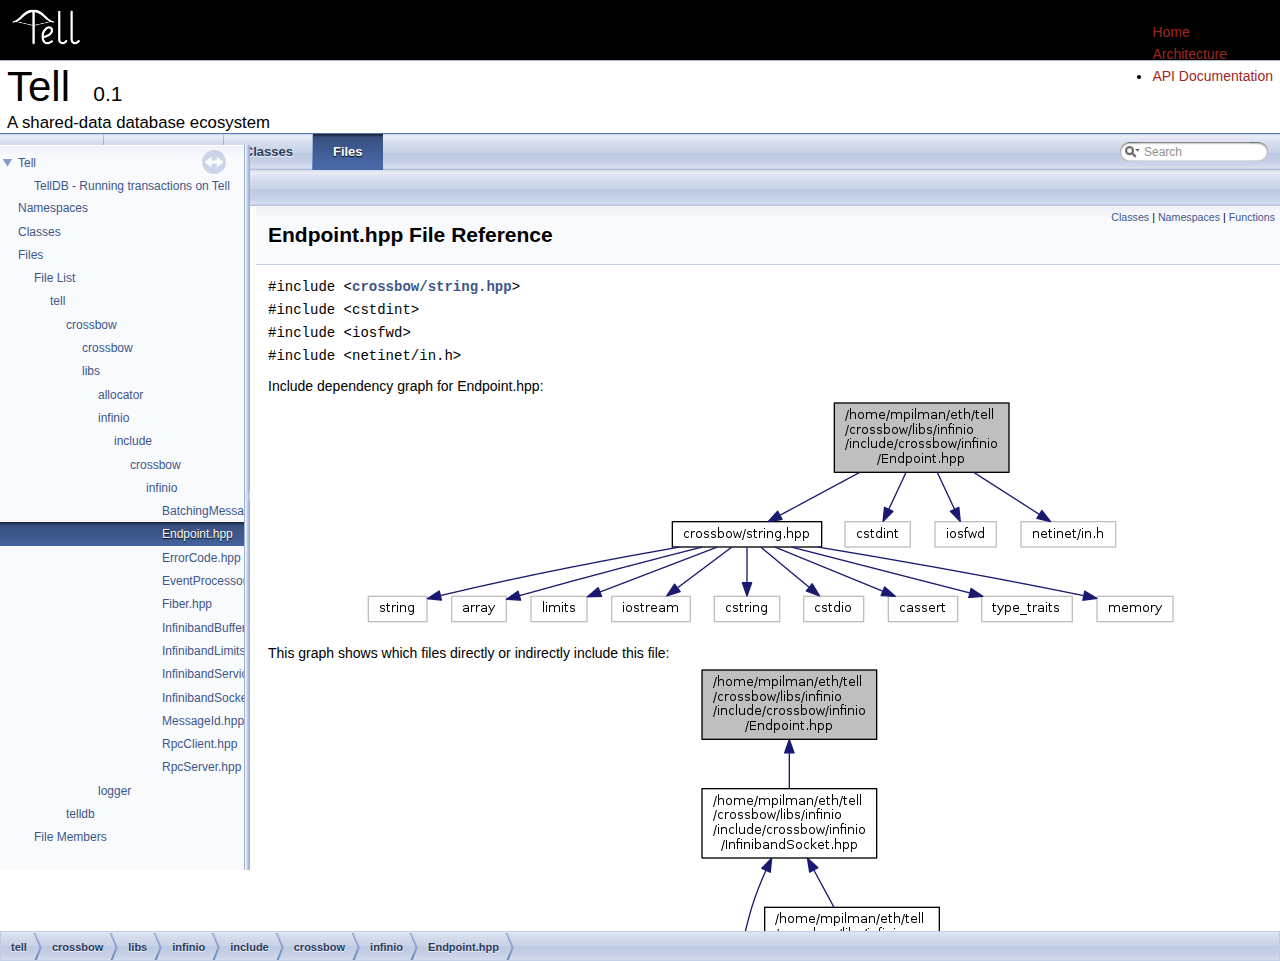
<file: api/_endpoint_8hpp.html>
<!-- HTML header for doxygen 1.8.10-->
<!DOCTYPE html>
<html xmlns="http://www.w3.org/1999/xhtml" xml:lang="en" lang="en">
    <head>
        <meta charset="utf-8"/>
        <title>/home/mpilman/eth/tell/crossbow/libs/infinio/include/crossbow/infinio/Endpoint.hpp File Reference$</title>
        <link rel="stylesheet" href="http://yui.yahooapis.com/pure/0.6.0/pure-min.css">
        <link rel="stylesheet" href="http://yui.yahooapis.com/pure/0.6.0/grids-responsive-min.css">
        <link rel="stylesheet" href="http://netdna.bootstrapcdn.com/font-awesome/4.4.0/css/font-awesome.css">
        <link rel="stylesheet" href="/css/default.css">
        <script src="//code.jquery.com/jquery-1.11.3.min.js"></script>
        <script>
            var isLanding = false;
            var menu = 'API Documentation';
        </script>
<title>Tell: /home/mpilman/eth/tell/crossbow/libs/infinio/include/crossbow/infinio/Endpoint.hpp File Reference</title>
<link href="tabs.css" rel="stylesheet" type="text/css"/>
<script type="text/javascript" src="jquery.js"></script>
<script type="text/javascript" src="dynsections.js"></script>
<link href="navtree.css" rel="stylesheet" type="text/css"/>
<script type="text/javascript" src="resize.js"></script>
<script type="text/javascript" src="navtreedata.js"></script>
<script type="text/javascript" src="navtree.js"></script>
<script type="text/javascript">
  $(document).ready(initResizable);
  $(window).load(resizeHeight);
</script>
<link href="search/search.css" rel="stylesheet" type="text/css"/>
<script type="text/javascript" src="search/searchdata.js"></script>
<script type="text/javascript" src="search/search.js"></script>
<script type="text/javascript">
  $(document).ready(function() { init_search(); });
</script>
<link href="doxygen.css" rel="stylesheet" type="text/css" />
<link href="customdoxygen.css" rel="stylesheet" type="text/css"/>
</head>
<body id="tell">
        <div class="header">
            <div class="home-menu pure-menu pure-menu-horizontal pure-menu-fixed">
                <ul id="menu" class="pure-menu-list">
                </ul>
                <a class="pure-menu-heading"><img class="img-header" src="/images/tell-black.png"/></a>
            </div>
        </div>
<div id="top"><!-- do not remove this div, it is closed by doxygen! -->
<div id="titlearea">
<table cellspacing="0" cellpadding="0">
 <tbody>
 <tr style="height: 56px;">
  <td id="projectalign" style="padding-left: 0.5em;">
   <div id="projectname">Tell
   &#160;<span id="projectnumber">0.1</span>
   </div>
   <div id="projectbrief">A shared-data database ecosystem</div>
  </td>
 </tr>
 </tbody>
</table>
</div>
<!-- end header part -->
<!-- Generated by Doxygen 1.8.10 -->
<script type="text/javascript">
var searchBox = new SearchBox("searchBox", "search",false,'Search');
</script>
  <div id="navrow1" class="tabs">
    <ul class="tablist">
      <li><a href="index.html"><span>Main&#160;Page</span></a></li>
      <li><a href="namespaces.html"><span>Namespaces</span></a></li>
      <li><a href="annotated.html"><span>Classes</span></a></li>
      <li class="current"><a href="files.html"><span>Files</span></a></li>
      <li>
        <div id="MSearchBox" class="MSearchBoxInactive">
        <span class="left">
          <img id="MSearchSelect" src="search/mag_sel.png"
               onmouseover="return searchBox.OnSearchSelectShow()"
               onmouseout="return searchBox.OnSearchSelectHide()"
               alt=""/>
          <input type="text" id="MSearchField" value="Search" accesskey="S"
               onfocus="searchBox.OnSearchFieldFocus(true)" 
               onblur="searchBox.OnSearchFieldFocus(false)" 
               onkeyup="searchBox.OnSearchFieldChange(event)"/>
          </span><span class="right">
            <a id="MSearchClose" href="javascript:searchBox.CloseResultsWindow()"><img id="MSearchCloseImg" border="0" src="search/close.png" alt=""/></a>
          </span>
        </div>
      </li>
    </ul>
  </div>
  <div id="navrow2" class="tabs2">
    <ul class="tablist">
      <li><a href="files.html"><span>File&#160;List</span></a></li>
      <li><a href="globals.html"><span>File&#160;Members</span></a></li>
    </ul>
  </div>
</div><!-- top -->
<div id="side-nav" class="ui-resizable side-nav-resizable">
  <div id="nav-tree">
    <div id="nav-tree-contents">
      <div id="nav-sync" class="sync"></div>
    </div>
  </div>
  <div id="splitbar" style="-moz-user-select:none;" 
       class="ui-resizable-handle">
  </div>
</div>
<script type="text/javascript">
$(document).ready(function(){initNavTree('_endpoint_8hpp.html','');});
</script>
<div id="doc-content">
<!-- window showing the filter options -->
<div id="MSearchSelectWindow"
     onmouseover="return searchBox.OnSearchSelectShow()"
     onmouseout="return searchBox.OnSearchSelectHide()"
     onkeydown="return searchBox.OnSearchSelectKey(event)">
</div>

<!-- iframe showing the search results (closed by default) -->
<div id="MSearchResultsWindow">
<iframe src="javascript:void(0)" frameborder="0" 
        name="MSearchResults" id="MSearchResults">
</iframe>
</div>

<div class="header">
  <div class="summary">
<a href="#nested-classes">Classes</a> &#124;
<a href="#namespaces">Namespaces</a> &#124;
<a href="#func-members">Functions</a>  </div>
  <div class="headertitle">
<div class="title">Endpoint.hpp File Reference</div>  </div>
</div><!--header-->
<div class="contents">
<div class="textblock"><code>#include &lt;<a class="el" href="string_8hpp_source.html">crossbow/string.hpp</a>&gt;</code><br />
<code>#include &lt;cstdint&gt;</code><br />
<code>#include &lt;iosfwd&gt;</code><br />
<code>#include &lt;netinet/in.h&gt;</code><br />
</div><div class="textblock"><div class="dynheader">
Include dependency graph for Endpoint.hpp:</div>
<div class="dyncontent">
<div class="center"><img src="_endpoint_8hpp__incl.png" border="0" usemap="#_2home_2mpilman_2eth_2tell_2crossbow_2libs_2infinio_2include_2crossbow_2infinio_2_endpoint_8hpp" alt=""/></div>
<map name="_2home_2mpilman_2eth_2tell_2crossbow_2libs_2infinio_2include_2crossbow_2infinio_2_endpoint_8hpp" id="_2home_2mpilman_2eth_2tell_2crossbow_2libs_2infinio_2include_2crossbow_2infinio_2_endpoint_8hpp">
<area shape="rect" id="node2" href="string_8hpp.html" title="crossbow/string.hpp" alt="" coords="309,124,459,151"/>
</map>
</div>
</div><div class="textblock"><div class="dynheader">
This graph shows which files directly or indirectly include this file:</div>
<div class="dyncontent">
<div class="center"><img src="_endpoint_8hpp__dep__incl.png" border="0" usemap="#_2home_2mpilman_2eth_2tell_2crossbow_2libs_2infinio_2include_2crossbow_2infinio_2_endpoint_8hppdep" alt=""/></div>
<map name="_2home_2mpilman_2eth_2tell_2crossbow_2libs_2infinio_2include_2crossbow_2infinio_2_endpoint_8hppdep" id="_2home_2mpilman_2eth_2tell_2crossbow_2libs_2infinio_2include_2crossbow_2infinio_2_endpoint_8hppdep">
<area shape="rect" id="node2" href="_infiniband_socket_8hpp.html" title="/home/mpilman/eth/tell\l/crossbow/libs/infinio\l/include/crossbow/infinio\l/InfinibandSocket.hpp" alt="" coords="124,124,299,195"/>
<area shape="rect" id="node3" href="_batching_message_socket_8hpp.html" title="/home/mpilman/eth/tell\l/crossbow/libs/infinio\l/include/crossbow/infinio\l/BatchingMessageSocket.hpp" alt="" coords="43,361,254,432"/>
<area shape="rect" id="node6" href="_infiniband_service_8hpp.html" title="/home/mpilman/eth/tell\l/crossbow/libs/infinio\l/include/crossbow/infinio\l/InfinibandService.hpp" alt="" coords="187,243,361,313"/>
<area shape="rect" id="node4" href="_rpc_client_8hpp.html" title="/home/mpilman/eth/tell\l/crossbow/libs/infinio\l/include/crossbow/infinio\l/RpcClient.hpp" alt="" coords="5,480,180,551"/>
<area shape="rect" id="node5" href="_rpc_server_8hpp.html" title="/home/mpilman/eth/tell\l/crossbow/libs/infinio\l/include/crossbow/infinio\l/RpcServer.hpp" alt="" coords="204,480,379,551"/>
</map>
</div>
</div>
<p><a href="_endpoint_8hpp_source.html">Go to the source code of this file.</a></p>
<table class="memberdecls">
<tr class="heading"><td colspan="2"><h2 class="groupheader"><a name="nested-classes"></a>
Classes</h2></td></tr>
<tr class="memitem:"><td class="memItemLeft" align="right" valign="top">class &#160;</td><td class="memItemRight" valign="bottom"><a class="el" href="classcrossbow_1_1infinio_1_1_endpoint.html">crossbow::infinio::Endpoint</a></td></tr>
<tr class="memdesc:"><td class="mdescLeft">&#160;</td><td class="mdescRight">The <a class="el" href="classcrossbow_1_1infinio_1_1_endpoint.html" title="The Endpoint class encapsulates network addresses. ">Endpoint</a> class encapsulates network addresses.  <a href="classcrossbow_1_1infinio_1_1_endpoint.html#details">More...</a><br /></td></tr>
<tr class="separator:"><td class="memSeparator" colspan="2">&#160;</td></tr>
</table><table class="memberdecls">
<tr class="heading"><td colspan="2"><h2 class="groupheader"><a name="namespaces"></a>
Namespaces</h2></td></tr>
<tr class="memitem:namespacecrossbow"><td class="memItemLeft" align="right" valign="top"> &#160;</td><td class="memItemRight" valign="bottom"><a class="el" href="namespacecrossbow.html">crossbow</a></td></tr>
<tr class="separator:"><td class="memSeparator" colspan="2">&#160;</td></tr>
<tr class="memitem:namespacecrossbow_1_1infinio"><td class="memItemLeft" align="right" valign="top"> &#160;</td><td class="memItemRight" valign="bottom"><a class="el" href="namespacecrossbow_1_1infinio.html">crossbow::infinio</a></td></tr>
<tr class="separator:"><td class="memSeparator" colspan="2">&#160;</td></tr>
</table><table class="memberdecls">
<tr class="heading"><td colspan="2"><h2 class="groupheader"><a name="func-members"></a>
Functions</h2></td></tr>
<tr class="memitem:ad4699487a2bda3eec7ca0de86766a865"><td class="memItemLeft" align="right" valign="top">std::ostream &amp;&#160;</td><td class="memItemRight" valign="bottom"><a class="el" href="namespacecrossbow_1_1infinio.html#ad4699487a2bda3eec7ca0de86766a865">crossbow::infinio::operator&lt;&lt;</a> (std::ostream &amp;out, const Endpoint &amp;rhs)</td></tr>
<tr class="separator:ad4699487a2bda3eec7ca0de86766a865"><td class="memSeparator" colspan="2">&#160;</td></tr>
</table>
</div><!-- contents -->
</div><!-- doc-content -->
<!-- HTML footer for doxygen 1.8.10-->
<!-- start footer part -->
<div id="nav-path" class="navpath"><!-- id is needed for treeview function! -->
  <ul>
    <li class="navelem"><a class="el" href="dir_ca70adcae13d8017c1b08fec3a33ea10.html">tell</a></li><li class="navelem"><a class="el" href="dir_5d338ab805498955edcdee28fb0fe999.html">crossbow</a></li><li class="navelem"><a class="el" href="dir_8e18f3c2dabce561a420e9c51f59ee12.html">libs</a></li><li class="navelem"><a class="el" href="dir_73fc7f9d53bc541eb071b90c06bd5928.html">infinio</a></li><li class="navelem"><a class="el" href="dir_86d4def3433ebb4e22eecec1614d6653.html">include</a></li><li class="navelem"><a class="el" href="dir_78e37b70f5877624ee2a5d70355ff9fe.html">crossbow</a></li><li class="navelem"><a class="el" href="dir_8a5ee8ff28779df186d6d08ef6bc10ae.html">infinio</a></li><li class="navelem"><a class="el" href="_endpoint_8hpp.html">Endpoint.hpp</a></li>
  </ul>
</div>
<script src="/js/load-menu.js"></script>
</body>
</html>
</file>
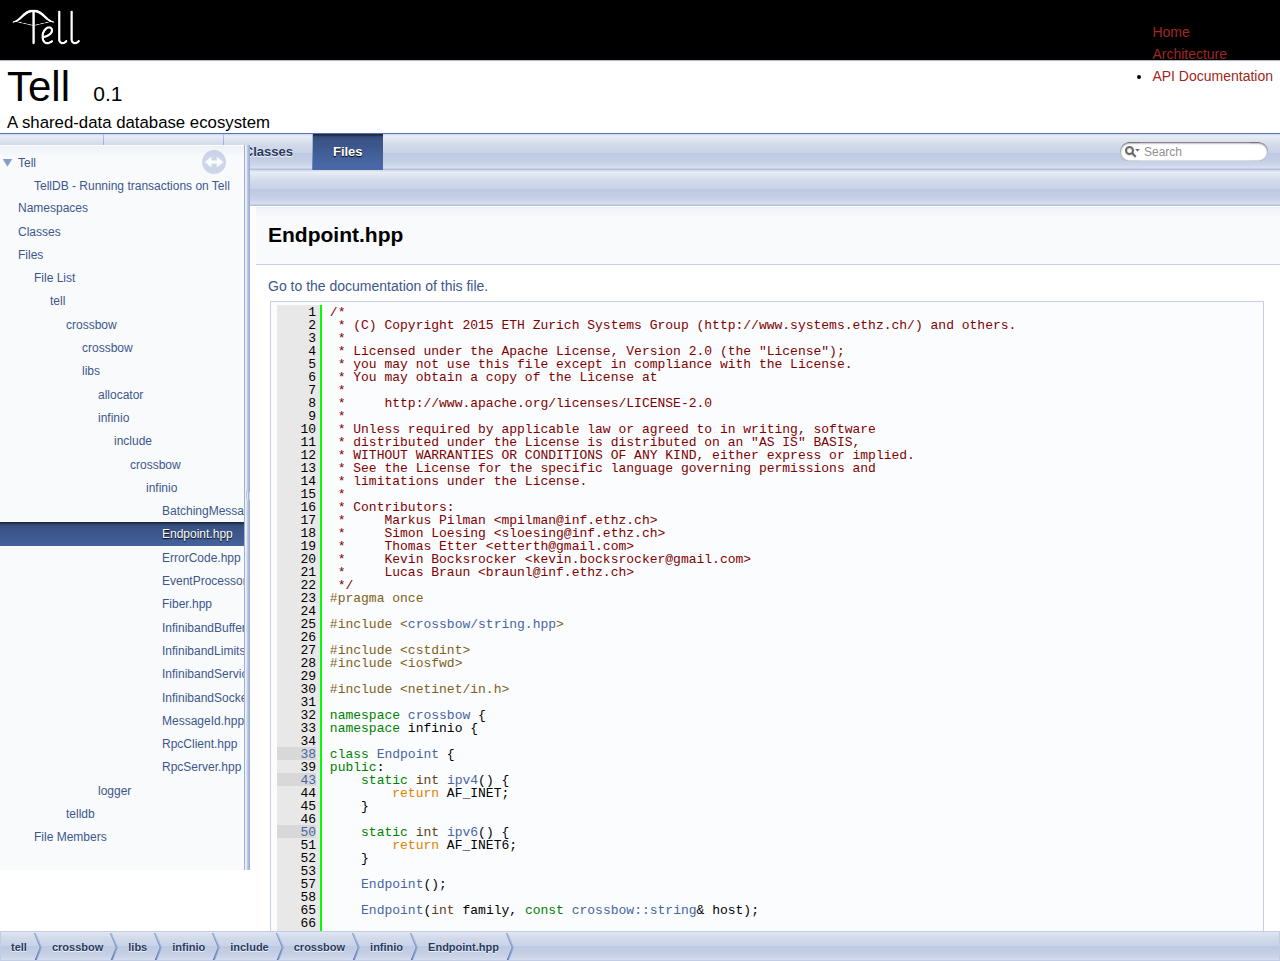
<file: api/_endpoint_8hpp_source.html>
<!-- HTML header for doxygen 1.8.10-->
<!DOCTYPE html>
<html xmlns="http://www.w3.org/1999/xhtml" xml:lang="en" lang="en">
    <head>
        <meta charset="utf-8"/>
        <title>/home/mpilman/eth/tell/crossbow/libs/infinio/include/crossbow/infinio/Endpoint.hpp Source File$</title>
        <link rel="stylesheet" href="http://yui.yahooapis.com/pure/0.6.0/pure-min.css">
        <link rel="stylesheet" href="http://yui.yahooapis.com/pure/0.6.0/grids-responsive-min.css">
        <link rel="stylesheet" href="http://netdna.bootstrapcdn.com/font-awesome/4.4.0/css/font-awesome.css">
        <link rel="stylesheet" href="/css/default.css">
        <script src="//code.jquery.com/jquery-1.11.3.min.js"></script>
        <script>
            var isLanding = false;
            var menu = 'API Documentation';
        </script>
<title>Tell: /home/mpilman/eth/tell/crossbow/libs/infinio/include/crossbow/infinio/Endpoint.hpp Source File</title>
<link href="tabs.css" rel="stylesheet" type="text/css"/>
<script type="text/javascript" src="jquery.js"></script>
<script type="text/javascript" src="dynsections.js"></script>
<link href="navtree.css" rel="stylesheet" type="text/css"/>
<script type="text/javascript" src="resize.js"></script>
<script type="text/javascript" src="navtreedata.js"></script>
<script type="text/javascript" src="navtree.js"></script>
<script type="text/javascript">
  $(document).ready(initResizable);
  $(window).load(resizeHeight);
</script>
<link href="search/search.css" rel="stylesheet" type="text/css"/>
<script type="text/javascript" src="search/searchdata.js"></script>
<script type="text/javascript" src="search/search.js"></script>
<script type="text/javascript">
  $(document).ready(function() { init_search(); });
</script>
<link href="doxygen.css" rel="stylesheet" type="text/css" />
<link href="customdoxygen.css" rel="stylesheet" type="text/css"/>
</head>
<body id="tell">
        <div class="header">
            <div class="home-menu pure-menu pure-menu-horizontal pure-menu-fixed">
                <ul id="menu" class="pure-menu-list">
                </ul>
                <a class="pure-menu-heading"><img class="img-header" src="/images/tell-black.png"/></a>
            </div>
        </div>
<div id="top"><!-- do not remove this div, it is closed by doxygen! -->
<div id="titlearea">
<table cellspacing="0" cellpadding="0">
 <tbody>
 <tr style="height: 56px;">
  <td id="projectalign" style="padding-left: 0.5em;">
   <div id="projectname">Tell
   &#160;<span id="projectnumber">0.1</span>
   </div>
   <div id="projectbrief">A shared-data database ecosystem</div>
  </td>
 </tr>
 </tbody>
</table>
</div>
<!-- end header part -->
<!-- Generated by Doxygen 1.8.10 -->
<script type="text/javascript">
var searchBox = new SearchBox("searchBox", "search",false,'Search');
</script>
  <div id="navrow1" class="tabs">
    <ul class="tablist">
      <li><a href="index.html"><span>Main&#160;Page</span></a></li>
      <li><a href="namespaces.html"><span>Namespaces</span></a></li>
      <li><a href="annotated.html"><span>Classes</span></a></li>
      <li class="current"><a href="files.html"><span>Files</span></a></li>
      <li>
        <div id="MSearchBox" class="MSearchBoxInactive">
        <span class="left">
          <img id="MSearchSelect" src="search/mag_sel.png"
               onmouseover="return searchBox.OnSearchSelectShow()"
               onmouseout="return searchBox.OnSearchSelectHide()"
               alt=""/>
          <input type="text" id="MSearchField" value="Search" accesskey="S"
               onfocus="searchBox.OnSearchFieldFocus(true)" 
               onblur="searchBox.OnSearchFieldFocus(false)" 
               onkeyup="searchBox.OnSearchFieldChange(event)"/>
          </span><span class="right">
            <a id="MSearchClose" href="javascript:searchBox.CloseResultsWindow()"><img id="MSearchCloseImg" border="0" src="search/close.png" alt=""/></a>
          </span>
        </div>
      </li>
    </ul>
  </div>
  <div id="navrow2" class="tabs2">
    <ul class="tablist">
      <li><a href="files.html"><span>File&#160;List</span></a></li>
      <li><a href="globals.html"><span>File&#160;Members</span></a></li>
    </ul>
  </div>
</div><!-- top -->
<div id="side-nav" class="ui-resizable side-nav-resizable">
  <div id="nav-tree">
    <div id="nav-tree-contents">
      <div id="nav-sync" class="sync"></div>
    </div>
  </div>
  <div id="splitbar" style="-moz-user-select:none;" 
       class="ui-resizable-handle">
  </div>
</div>
<script type="text/javascript">
$(document).ready(function(){initNavTree('_endpoint_8hpp_source.html','');});
</script>
<div id="doc-content">
<!-- window showing the filter options -->
<div id="MSearchSelectWindow"
     onmouseover="return searchBox.OnSearchSelectShow()"
     onmouseout="return searchBox.OnSearchSelectHide()"
     onkeydown="return searchBox.OnSearchSelectKey(event)">
</div>

<!-- iframe showing the search results (closed by default) -->
<div id="MSearchResultsWindow">
<iframe src="javascript:void(0)" frameborder="0" 
        name="MSearchResults" id="MSearchResults">
</iframe>
</div>

<div class="header">
  <div class="headertitle">
<div class="title">Endpoint.hpp</div>  </div>
</div><!--header-->
<div class="contents">
<a href="_endpoint_8hpp.html">Go to the documentation of this file.</a><div class="fragment"><div class="line"><a name="l00001"></a><span class="lineno">    1</span>&#160;<span class="comment">/*</span></div>
<div class="line"><a name="l00002"></a><span class="lineno">    2</span>&#160;<span class="comment"> * (C) Copyright 2015 ETH Zurich Systems Group (http://www.systems.ethz.ch/) and others.</span></div>
<div class="line"><a name="l00003"></a><span class="lineno">    3</span>&#160;<span class="comment"> *</span></div>
<div class="line"><a name="l00004"></a><span class="lineno">    4</span>&#160;<span class="comment"> * Licensed under the Apache License, Version 2.0 (the &quot;License&quot;);</span></div>
<div class="line"><a name="l00005"></a><span class="lineno">    5</span>&#160;<span class="comment"> * you may not use this file except in compliance with the License.</span></div>
<div class="line"><a name="l00006"></a><span class="lineno">    6</span>&#160;<span class="comment"> * You may obtain a copy of the License at</span></div>
<div class="line"><a name="l00007"></a><span class="lineno">    7</span>&#160;<span class="comment"> *</span></div>
<div class="line"><a name="l00008"></a><span class="lineno">    8</span>&#160;<span class="comment"> *     http://www.apache.org/licenses/LICENSE-2.0</span></div>
<div class="line"><a name="l00009"></a><span class="lineno">    9</span>&#160;<span class="comment"> *</span></div>
<div class="line"><a name="l00010"></a><span class="lineno">   10</span>&#160;<span class="comment"> * Unless required by applicable law or agreed to in writing, software</span></div>
<div class="line"><a name="l00011"></a><span class="lineno">   11</span>&#160;<span class="comment"> * distributed under the License is distributed on an &quot;AS IS&quot; BASIS,</span></div>
<div class="line"><a name="l00012"></a><span class="lineno">   12</span>&#160;<span class="comment"> * WITHOUT WARRANTIES OR CONDITIONS OF ANY KIND, either express or implied.</span></div>
<div class="line"><a name="l00013"></a><span class="lineno">   13</span>&#160;<span class="comment"> * See the License for the specific language governing permissions and</span></div>
<div class="line"><a name="l00014"></a><span class="lineno">   14</span>&#160;<span class="comment"> * limitations under the License.</span></div>
<div class="line"><a name="l00015"></a><span class="lineno">   15</span>&#160;<span class="comment"> *</span></div>
<div class="line"><a name="l00016"></a><span class="lineno">   16</span>&#160;<span class="comment"> * Contributors:</span></div>
<div class="line"><a name="l00017"></a><span class="lineno">   17</span>&#160;<span class="comment"> *     Markus Pilman &lt;mpilman@inf.ethz.ch&gt;</span></div>
<div class="line"><a name="l00018"></a><span class="lineno">   18</span>&#160;<span class="comment"> *     Simon Loesing &lt;sloesing@inf.ethz.ch&gt;</span></div>
<div class="line"><a name="l00019"></a><span class="lineno">   19</span>&#160;<span class="comment"> *     Thomas Etter &lt;etterth@gmail.com&gt;</span></div>
<div class="line"><a name="l00020"></a><span class="lineno">   20</span>&#160;<span class="comment"> *     Kevin Bocksrocker &lt;kevin.bocksrocker@gmail.com&gt;</span></div>
<div class="line"><a name="l00021"></a><span class="lineno">   21</span>&#160;<span class="comment"> *     Lucas Braun &lt;braunl@inf.ethz.ch&gt;</span></div>
<div class="line"><a name="l00022"></a><span class="lineno">   22</span>&#160;<span class="comment"> */</span></div>
<div class="line"><a name="l00023"></a><span class="lineno">   23</span>&#160;<span class="preprocessor">#pragma once</span></div>
<div class="line"><a name="l00024"></a><span class="lineno">   24</span>&#160;</div>
<div class="line"><a name="l00025"></a><span class="lineno">   25</span>&#160;<span class="preprocessor">#include &lt;<a class="code" href="string_8hpp.html">crossbow/string.hpp</a>&gt;</span></div>
<div class="line"><a name="l00026"></a><span class="lineno">   26</span>&#160;</div>
<div class="line"><a name="l00027"></a><span class="lineno">   27</span>&#160;<span class="preprocessor">#include &lt;cstdint&gt;</span></div>
<div class="line"><a name="l00028"></a><span class="lineno">   28</span>&#160;<span class="preprocessor">#include &lt;iosfwd&gt;</span></div>
<div class="line"><a name="l00029"></a><span class="lineno">   29</span>&#160;</div>
<div class="line"><a name="l00030"></a><span class="lineno">   30</span>&#160;<span class="preprocessor">#include &lt;netinet/in.h&gt;</span></div>
<div class="line"><a name="l00031"></a><span class="lineno">   31</span>&#160;</div>
<div class="line"><a name="l00032"></a><span class="lineno">   32</span>&#160;<span class="keyword">namespace </span><a class="code" href="namespacecrossbow.html">crossbow</a> {</div>
<div class="line"><a name="l00033"></a><span class="lineno">   33</span>&#160;<span class="keyword">namespace </span>infinio {</div>
<div class="line"><a name="l00034"></a><span class="lineno">   34</span>&#160;</div>
<div class="line"><a name="l00038"></a><span class="lineno"><a class="line" href="classcrossbow_1_1infinio_1_1_endpoint.html">   38</a></span>&#160;<span class="keyword">class </span><a class="code" href="classcrossbow_1_1infinio_1_1_endpoint.html">Endpoint</a> {</div>
<div class="line"><a name="l00039"></a><span class="lineno">   39</span>&#160;<span class="keyword">public</span>:</div>
<div class="line"><a name="l00043"></a><span class="lineno"><a class="line" href="classcrossbow_1_1infinio_1_1_endpoint.html#a0728d0e3751cf8eafdbb6ceefa360910">   43</a></span>&#160;    <span class="keyword">static</span> <span class="keywordtype">int</span> <a class="code" href="classcrossbow_1_1infinio_1_1_endpoint.html#a0728d0e3751cf8eafdbb6ceefa360910">ipv4</a>() {</div>
<div class="line"><a name="l00044"></a><span class="lineno">   44</span>&#160;        <span class="keywordflow">return</span> AF_INET;</div>
<div class="line"><a name="l00045"></a><span class="lineno">   45</span>&#160;    }</div>
<div class="line"><a name="l00046"></a><span class="lineno">   46</span>&#160;</div>
<div class="line"><a name="l00050"></a><span class="lineno"><a class="line" href="classcrossbow_1_1infinio_1_1_endpoint.html#a1a064cb19989a7d5094e7f6818cb404c">   50</a></span>&#160;    <span class="keyword">static</span> <span class="keywordtype">int</span> <a class="code" href="classcrossbow_1_1infinio_1_1_endpoint.html#a1a064cb19989a7d5094e7f6818cb404c">ipv6</a>() {</div>
<div class="line"><a name="l00051"></a><span class="lineno">   51</span>&#160;        <span class="keywordflow">return</span> AF_INET6;</div>
<div class="line"><a name="l00052"></a><span class="lineno">   52</span>&#160;    }</div>
<div class="line"><a name="l00053"></a><span class="lineno">   53</span>&#160;</div>
<div class="line"><a name="l00057"></a><span class="lineno">   57</span>&#160;    <a class="code" href="classcrossbow_1_1infinio_1_1_endpoint.html#aaafa8e6ad5325313d254f34c60a9622a">Endpoint</a>();</div>
<div class="line"><a name="l00058"></a><span class="lineno">   58</span>&#160;</div>
<div class="line"><a name="l00065"></a><span class="lineno">   65</span>&#160;    <a class="code" href="classcrossbow_1_1infinio_1_1_endpoint.html#aaafa8e6ad5325313d254f34c60a9622a">Endpoint</a>(<span class="keywordtype">int</span> family, <span class="keyword">const</span> <a class="code" href="classcrossbow_1_1basic__string.html">crossbow::string</a>&amp; host);</div>
<div class="line"><a name="l00066"></a><span class="lineno">   66</span>&#160;</div>
<div class="line"><a name="l00074"></a><span class="lineno">   74</span>&#160;    <a class="code" href="classcrossbow_1_1infinio_1_1_endpoint.html#aaafa8e6ad5325313d254f34c60a9622a">Endpoint</a>(<span class="keywordtype">int</span> family, <span class="keyword">const</span> <a class="code" href="classcrossbow_1_1basic__string.html">crossbow::string</a>&amp; host, uint16_t port);</div>
<div class="line"><a name="l00075"></a><span class="lineno">   75</span>&#160;</div>
<div class="line"><a name="l00082"></a><span class="lineno">   82</span>&#160;    <a class="code" href="classcrossbow_1_1infinio_1_1_endpoint.html#aaafa8e6ad5325313d254f34c60a9622a">Endpoint</a>(<span class="keywordtype">int</span> family, uint16_t port);</div>
<div class="line"><a name="l00083"></a><span class="lineno">   83</span>&#160;</div>
<div class="line"><a name="l00087"></a><span class="lineno">   87</span>&#160;    <a class="code" href="classcrossbow_1_1infinio_1_1_endpoint.html#aaafa8e6ad5325313d254f34c60a9622a">Endpoint</a>(<span class="keyword">struct</span> sockaddr* addr);</div>
<div class="line"><a name="l00088"></a><span class="lineno">   88</span>&#160;</div>
<div class="line"><a name="l00089"></a><span class="lineno"><a class="line" href="classcrossbow_1_1infinio_1_1_endpoint.html#ab6a88eda3cd520fb70bdb6bf56b46fa4">   89</a></span>&#160;    <span class="keyword">struct </span>sockaddr* <a class="code" href="classcrossbow_1_1infinio_1_1_endpoint.html#ab6a88eda3cd520fb70bdb6bf56b46fa4">handle</a>() {</div>
<div class="line"><a name="l00090"></a><span class="lineno">   90</span>&#160;        <span class="keywordflow">return</span> <span class="keyword">reinterpret_cast&lt;</span>struct sockaddr*<span class="keyword">&gt;</span>(&amp;mAddress);</div>
<div class="line"><a name="l00091"></a><span class="lineno">   91</span>&#160;    }</div>
<div class="line"><a name="l00092"></a><span class="lineno">   92</span>&#160;</div>
<div class="line"><a name="l00093"></a><span class="lineno">   93</span>&#160;<span class="keyword">private</span>:</div>
<div class="line"><a name="l00094"></a><span class="lineno">   94</span>&#160;    <span class="keyword">friend</span> std::ostream&amp; <a class="code" href="classcrossbow_1_1infinio_1_1_endpoint.html#a43b1831cfe5abf5038b7a14c3af5efac">operator&lt;&lt;</a>(std::ostream&amp;, <span class="keyword">const</span> <a class="code" href="classcrossbow_1_1infinio_1_1_endpoint.html">Endpoint</a>&amp;);</div>
<div class="line"><a name="l00095"></a><span class="lineno">   95</span>&#160;</div>
<div class="line"><a name="l00096"></a><span class="lineno">   96</span>&#160;    <span class="keywordtype">void</span> setAddress(<span class="keywordtype">int</span> family, <span class="keyword">const</span> <a class="code" href="classcrossbow_1_1basic__string.html">crossbow::string</a>&amp; host, uint16_t port);</div>
<div class="line"><a name="l00097"></a><span class="lineno">   97</span>&#160;</div>
<div class="line"><a name="l00098"></a><span class="lineno">   98</span>&#160;    <span class="keyword">union </span>{</div>
<div class="line"><a name="l00099"></a><span class="lineno"><a class="line" href="classcrossbow_1_1infinio_1_1_endpoint.html#afb9122923a2423a95cf611901446cd89">   99</a></span>&#160;        <span class="keyword">struct </span>sockaddr_in <a class="code" href="classcrossbow_1_1infinio_1_1_endpoint.html#a0728d0e3751cf8eafdbb6ceefa360910">ipv4</a>;</div>
<div class="line"><a name="l00100"></a><span class="lineno"><a class="line" href="classcrossbow_1_1infinio_1_1_endpoint.html#a7ae5515ae3f217c6ee84a243b332ffc1">  100</a></span>&#160;        <span class="keyword">struct </span>sockaddr_in6 <a class="code" href="classcrossbow_1_1infinio_1_1_endpoint.html#a1a064cb19989a7d5094e7f6818cb404c">ipv6</a>;</div>
<div class="line"><a name="l00101"></a><span class="lineno">  101</span>&#160;    } mAddress;</div>
<div class="line"><a name="l00102"></a><span class="lineno">  102</span>&#160;};</div>
<div class="line"><a name="l00103"></a><span class="lineno">  103</span>&#160;</div>
<div class="line"><a name="l00104"></a><span class="lineno">  104</span>&#160;std::ostream&amp; <a class="code" href="namespacecrossbow_1_1infinio.html#ad4699487a2bda3eec7ca0de86766a865">operator&lt;&lt;</a>(std::ostream&amp; out, <span class="keyword">const</span> Endpoint&amp; rhs);</div>
<div class="line"><a name="l00105"></a><span class="lineno">  105</span>&#160;</div>
<div class="line"><a name="l00106"></a><span class="lineno">  106</span>&#160;} <span class="comment">// namespace infinio</span></div>
<div class="line"><a name="l00107"></a><span class="lineno">  107</span>&#160;} <span class="comment">// namespace crossbow</span></div>
<div class="ttc" id="classcrossbow_1_1infinio_1_1_endpoint_html_ab6a88eda3cd520fb70bdb6bf56b46fa4"><div class="ttname"><a href="classcrossbow_1_1infinio_1_1_endpoint.html#ab6a88eda3cd520fb70bdb6bf56b46fa4">crossbow::infinio::Endpoint::handle</a></div><div class="ttdeci">struct sockaddr * handle()</div><div class="ttdef"><b>Definition:</b> <a href="_endpoint_8hpp_source.html#l00089">Endpoint.hpp:89</a></div></div>
<div class="ttc" id="classcrossbow_1_1infinio_1_1_endpoint_html"><div class="ttname"><a href="classcrossbow_1_1infinio_1_1_endpoint.html">crossbow::infinio::Endpoint</a></div><div class="ttdoc">The Endpoint class encapsulates network addresses. </div><div class="ttdef"><b>Definition:</b> <a href="_endpoint_8hpp_source.html#l00038">Endpoint.hpp:38</a></div></div>
<div class="ttc" id="namespacecrossbow_html"><div class="ttname"><a href="namespacecrossbow.html">crossbow</a></div><div class="ttdef"><b>Definition:</b> <a href="alignment_8hpp_source.html#l00030">alignment.hpp:30</a></div></div>
<div class="ttc" id="classcrossbow_1_1infinio_1_1_endpoint_html_a43b1831cfe5abf5038b7a14c3af5efac"><div class="ttname"><a href="classcrossbow_1_1infinio_1_1_endpoint.html#a43b1831cfe5abf5038b7a14c3af5efac">crossbow::infinio::Endpoint::operator&lt;&lt;</a></div><div class="ttdeci">friend std::ostream &amp; operator&lt;&lt;(std::ostream &amp;, const Endpoint &amp;)</div></div>
<div class="ttc" id="namespacecrossbow_1_1infinio_html_ad4699487a2bda3eec7ca0de86766a865"><div class="ttname"><a href="namespacecrossbow_1_1infinio.html#ad4699487a2bda3eec7ca0de86766a865">crossbow::infinio::operator&lt;&lt;</a></div><div class="ttdeci">std::ostream &amp; operator&lt;&lt;(std::ostream &amp;out, const Endpoint &amp;rhs)</div></div>
<div class="ttc" id="string_8hpp_html"><div class="ttname"><a href="string_8hpp.html">string.hpp</a></div></div>
<div class="ttc" id="classcrossbow_1_1infinio_1_1_endpoint_html_a1a064cb19989a7d5094e7f6818cb404c"><div class="ttname"><a href="classcrossbow_1_1infinio_1_1_endpoint.html#a1a064cb19989a7d5094e7f6818cb404c">crossbow::infinio::Endpoint::ipv6</a></div><div class="ttdeci">static int ipv6()</div><div class="ttdoc">The IPv6 protocol family. </div><div class="ttdef"><b>Definition:</b> <a href="_endpoint_8hpp_source.html#l00050">Endpoint.hpp:50</a></div></div>
<div class="ttc" id="classcrossbow_1_1infinio_1_1_endpoint_html_aaafa8e6ad5325313d254f34c60a9622a"><div class="ttname"><a href="classcrossbow_1_1infinio_1_1_endpoint.html#aaafa8e6ad5325313d254f34c60a9622a">crossbow::infinio::Endpoint::Endpoint</a></div><div class="ttdeci">Endpoint()</div><div class="ttdoc">Creates a new empty endpoint. </div></div>
<div class="ttc" id="classcrossbow_1_1basic__string_html"><div class="ttname"><a href="classcrossbow_1_1basic__string.html">crossbow::basic_string&lt; char &gt;</a></div></div>
<div class="ttc" id="classcrossbow_1_1infinio_1_1_endpoint_html_a0728d0e3751cf8eafdbb6ceefa360910"><div class="ttname"><a href="classcrossbow_1_1infinio_1_1_endpoint.html#a0728d0e3751cf8eafdbb6ceefa360910">crossbow::infinio::Endpoint::ipv4</a></div><div class="ttdeci">static int ipv4()</div><div class="ttdoc">The IPv4 protocol family. </div><div class="ttdef"><b>Definition:</b> <a href="_endpoint_8hpp_source.html#l00043">Endpoint.hpp:43</a></div></div>
</div><!-- fragment --></div><!-- contents -->
</div><!-- doc-content -->
<!-- HTML footer for doxygen 1.8.10-->
<!-- start footer part -->
<div id="nav-path" class="navpath"><!-- id is needed for treeview function! -->
  <ul>
    <li class="navelem"><a class="el" href="dir_ca70adcae13d8017c1b08fec3a33ea10.html">tell</a></li><li class="navelem"><a class="el" href="dir_5d338ab805498955edcdee28fb0fe999.html">crossbow</a></li><li class="navelem"><a class="el" href="dir_8e18f3c2dabce561a420e9c51f59ee12.html">libs</a></li><li class="navelem"><a class="el" href="dir_73fc7f9d53bc541eb071b90c06bd5928.html">infinio</a></li><li class="navelem"><a class="el" href="dir_86d4def3433ebb4e22eecec1614d6653.html">include</a></li><li class="navelem"><a class="el" href="dir_78e37b70f5877624ee2a5d70355ff9fe.html">crossbow</a></li><li class="navelem"><a class="el" href="dir_8a5ee8ff28779df186d6d08ef6bc10ae.html">infinio</a></li><li class="navelem"><a class="el" href="_endpoint_8hpp.html">Endpoint.hpp</a></li>
  </ul>
</div>
<script src="/js/load-menu.js"></script>
</body>
</html>
</file>
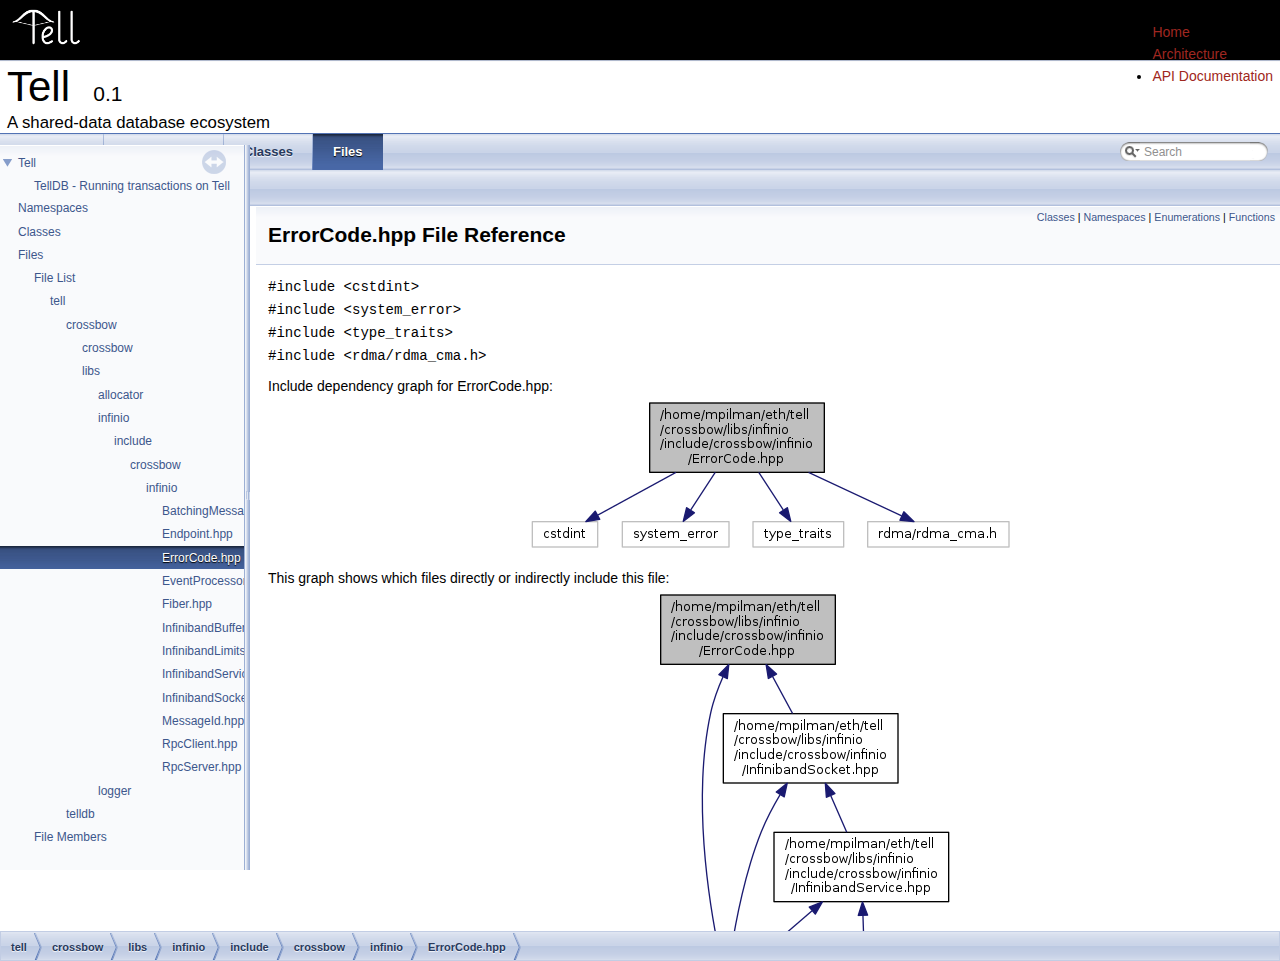
<file: api/_error_code_8hpp.html>
<!-- HTML header for doxygen 1.8.10-->
<!DOCTYPE html>
<html xmlns="http://www.w3.org/1999/xhtml" xml:lang="en" lang="en">
    <head>
        <meta charset="utf-8"/>
        <title>/home/mpilman/eth/tell/crossbow/libs/infinio/include/crossbow/infinio/ErrorCode.hpp File Reference$</title>
        <link rel="stylesheet" href="http://yui.yahooapis.com/pure/0.6.0/pure-min.css">
        <link rel="stylesheet" href="http://yui.yahooapis.com/pure/0.6.0/grids-responsive-min.css">
        <link rel="stylesheet" href="http://netdna.bootstrapcdn.com/font-awesome/4.4.0/css/font-awesome.css">
        <link rel="stylesheet" href="/css/default.css">
        <script src="//code.jquery.com/jquery-1.11.3.min.js"></script>
        <script>
            var isLanding = false;
            var menu = 'API Documentation';
        </script>
<title>Tell: /home/mpilman/eth/tell/crossbow/libs/infinio/include/crossbow/infinio/ErrorCode.hpp File Reference</title>
<link href="tabs.css" rel="stylesheet" type="text/css"/>
<script type="text/javascript" src="jquery.js"></script>
<script type="text/javascript" src="dynsections.js"></script>
<link href="navtree.css" rel="stylesheet" type="text/css"/>
<script type="text/javascript" src="resize.js"></script>
<script type="text/javascript" src="navtreedata.js"></script>
<script type="text/javascript" src="navtree.js"></script>
<script type="text/javascript">
  $(document).ready(initResizable);
  $(window).load(resizeHeight);
</script>
<link href="search/search.css" rel="stylesheet" type="text/css"/>
<script type="text/javascript" src="search/searchdata.js"></script>
<script type="text/javascript" src="search/search.js"></script>
<script type="text/javascript">
  $(document).ready(function() { init_search(); });
</script>
<link href="doxygen.css" rel="stylesheet" type="text/css" />
<link href="customdoxygen.css" rel="stylesheet" type="text/css"/>
</head>
<body id="tell">
        <div class="header">
            <div class="home-menu pure-menu pure-menu-horizontal pure-menu-fixed">
                <ul id="menu" class="pure-menu-list">
                </ul>
                <a class="pure-menu-heading"><img class="img-header" src="/images/tell-black.png"/></a>
            </div>
        </div>
<div id="top"><!-- do not remove this div, it is closed by doxygen! -->
<div id="titlearea">
<table cellspacing="0" cellpadding="0">
 <tbody>
 <tr style="height: 56px;">
  <td id="projectalign" style="padding-left: 0.5em;">
   <div id="projectname">Tell
   &#160;<span id="projectnumber">0.1</span>
   </div>
   <div id="projectbrief">A shared-data database ecosystem</div>
  </td>
 </tr>
 </tbody>
</table>
</div>
<!-- end header part -->
<!-- Generated by Doxygen 1.8.10 -->
<script type="text/javascript">
var searchBox = new SearchBox("searchBox", "search",false,'Search');
</script>
  <div id="navrow1" class="tabs">
    <ul class="tablist">
      <li><a href="index.html"><span>Main&#160;Page</span></a></li>
      <li><a href="namespaces.html"><span>Namespaces</span></a></li>
      <li><a href="annotated.html"><span>Classes</span></a></li>
      <li class="current"><a href="files.html"><span>Files</span></a></li>
      <li>
        <div id="MSearchBox" class="MSearchBoxInactive">
        <span class="left">
          <img id="MSearchSelect" src="search/mag_sel.png"
               onmouseover="return searchBox.OnSearchSelectShow()"
               onmouseout="return searchBox.OnSearchSelectHide()"
               alt=""/>
          <input type="text" id="MSearchField" value="Search" accesskey="S"
               onfocus="searchBox.OnSearchFieldFocus(true)" 
               onblur="searchBox.OnSearchFieldFocus(false)" 
               onkeyup="searchBox.OnSearchFieldChange(event)"/>
          </span><span class="right">
            <a id="MSearchClose" href="javascript:searchBox.CloseResultsWindow()"><img id="MSearchCloseImg" border="0" src="search/close.png" alt=""/></a>
          </span>
        </div>
      </li>
    </ul>
  </div>
  <div id="navrow2" class="tabs2">
    <ul class="tablist">
      <li><a href="files.html"><span>File&#160;List</span></a></li>
      <li><a href="globals.html"><span>File&#160;Members</span></a></li>
    </ul>
  </div>
</div><!-- top -->
<div id="side-nav" class="ui-resizable side-nav-resizable">
  <div id="nav-tree">
    <div id="nav-tree-contents">
      <div id="nav-sync" class="sync"></div>
    </div>
  </div>
  <div id="splitbar" style="-moz-user-select:none;" 
       class="ui-resizable-handle">
  </div>
</div>
<script type="text/javascript">
$(document).ready(function(){initNavTree('_error_code_8hpp.html','');});
</script>
<div id="doc-content">
<!-- window showing the filter options -->
<div id="MSearchSelectWindow"
     onmouseover="return searchBox.OnSearchSelectShow()"
     onmouseout="return searchBox.OnSearchSelectHide()"
     onkeydown="return searchBox.OnSearchSelectKey(event)">
</div>

<!-- iframe showing the search results (closed by default) -->
<div id="MSearchResultsWindow">
<iframe src="javascript:void(0)" frameborder="0" 
        name="MSearchResults" id="MSearchResults">
</iframe>
</div>

<div class="header">
  <div class="summary">
<a href="#nested-classes">Classes</a> &#124;
<a href="#namespaces">Namespaces</a> &#124;
<a href="#enum-members">Enumerations</a> &#124;
<a href="#func-members">Functions</a>  </div>
  <div class="headertitle">
<div class="title">ErrorCode.hpp File Reference</div>  </div>
</div><!--header-->
<div class="contents">
<div class="textblock"><code>#include &lt;cstdint&gt;</code><br />
<code>#include &lt;system_error&gt;</code><br />
<code>#include &lt;type_traits&gt;</code><br />
<code>#include &lt;rdma/rdma_cma.h&gt;</code><br />
</div><div class="textblock"><div class="dynheader">
Include dependency graph for ErrorCode.hpp:</div>
<div class="dyncontent">
<div class="center"><img src="_error_code_8hpp__incl.png" border="0" usemap="#_2home_2mpilman_2eth_2tell_2crossbow_2libs_2infinio_2include_2crossbow_2infinio_2_error_code_8hpp" alt=""/></div>
</div>
</div><div class="textblock"><div class="dynheader">
This graph shows which files directly or indirectly include this file:</div>
<div class="dyncontent">
<div class="center"><img src="_error_code_8hpp__dep__incl.png" border="0" usemap="#_2home_2mpilman_2eth_2tell_2crossbow_2libs_2infinio_2include_2crossbow_2infinio_2_error_code_8hppdep" alt=""/></div>
<map name="_2home_2mpilman_2eth_2tell_2crossbow_2libs_2infinio_2include_2crossbow_2infinio_2_error_code_8hppdep" id="_2home_2mpilman_2eth_2tell_2crossbow_2libs_2infinio_2include_2crossbow_2infinio_2_error_code_8hppdep">
<area shape="rect" id="node2" href="_batching_message_socket_8hpp.html" title="/home/mpilman/eth/tell\l/crossbow/libs/infinio\l/include/crossbow/infinio\l/BatchingMessageSocket.hpp" alt="" coords="43,361,254,432"/>
<area shape="rect" id="node5" href="_infiniband_socket_8hpp.html" title="/home/mpilman/eth/tell\l/crossbow/libs/infinio\l/include/crossbow/infinio\l/InfinibandSocket.hpp" alt="" coords="145,124,320,195"/>
<area shape="rect" id="node3" href="_rpc_client_8hpp.html" title="/home/mpilman/eth/tell\l/crossbow/libs/infinio\l/include/crossbow/infinio\l/RpcClient.hpp" alt="" coords="5,480,180,551"/>
<area shape="rect" id="node4" href="_rpc_server_8hpp.html" title="/home/mpilman/eth/tell\l/crossbow/libs/infinio\l/include/crossbow/infinio\l/RpcServer.hpp" alt="" coords="204,480,379,551"/>
<area shape="rect" id="node6" href="_infiniband_service_8hpp.html" title="/home/mpilman/eth/tell\l/crossbow/libs/infinio\l/include/crossbow/infinio\l/InfinibandService.hpp" alt="" coords="196,243,371,313"/>
</map>
</div>
</div>
<p><a href="_error_code_8hpp_source.html">Go to the source code of this file.</a></p>
<table class="memberdecls">
<tr class="heading"><td colspan="2"><h2 class="groupheader"><a name="nested-classes"></a>
Classes</h2></td></tr>
<tr class="memitem:"><td class="memItemLeft" align="right" valign="top">class &#160;</td><td class="memItemRight" valign="bottom"><a class="el" href="classcrossbow_1_1infinio_1_1error_1_1rpc__category.html">crossbow::infinio::error::rpc_category</a></td></tr>
<tr class="memdesc:"><td class="mdescLeft">&#160;</td><td class="mdescRight">Category for RPC errors.  <a href="classcrossbow_1_1infinio_1_1error_1_1rpc__category.html#details">More...</a><br /></td></tr>
<tr class="separator:"><td class="memSeparator" colspan="2">&#160;</td></tr>
<tr class="memitem:"><td class="memItemLeft" align="right" valign="top">class &#160;</td><td class="memItemRight" valign="bottom"><a class="el" href="classcrossbow_1_1infinio_1_1error_1_1network__category.html">crossbow::infinio::error::network_category</a></td></tr>
<tr class="memdesc:"><td class="mdescLeft">&#160;</td><td class="mdescRight">Category for network errors.  <a href="classcrossbow_1_1infinio_1_1error_1_1network__category.html#details">More...</a><br /></td></tr>
<tr class="separator:"><td class="memSeparator" colspan="2">&#160;</td></tr>
<tr class="memitem:"><td class="memItemLeft" align="right" valign="top">class &#160;</td><td class="memItemRight" valign="bottom"><a class="el" href="classcrossbow_1_1infinio_1_1error_1_1work__completion__category.html">crossbow::infinio::error::work_completion_category</a></td></tr>
<tr class="memdesc:"><td class="mdescLeft">&#160;</td><td class="mdescRight">Category ibverbs ibv_wc_status error codes.  <a href="classcrossbow_1_1infinio_1_1error_1_1work__completion__category.html#details">More...</a><br /></td></tr>
<tr class="separator:"><td class="memSeparator" colspan="2">&#160;</td></tr>
<tr class="memitem:"><td class="memItemLeft" align="right" valign="top">struct &#160;</td><td class="memItemRight" valign="bottom"><a class="el" href="structstd_1_1is__error__code__enum_3_01crossbow_1_1infinio_1_1error_1_1rpc__errors_01_4.html">std::is_error_code_enum&lt; crossbow::infinio::error::rpc_errors &gt;</a></td></tr>
<tr class="separator:"><td class="memSeparator" colspan="2">&#160;</td></tr>
<tr class="memitem:"><td class="memItemLeft" align="right" valign="top">struct &#160;</td><td class="memItemRight" valign="bottom"><a class="el" href="structstd_1_1is__error__code__enum_3_01crossbow_1_1infinio_1_1error_1_1network__errors_01_4.html">std::is_error_code_enum&lt; crossbow::infinio::error::network_errors &gt;</a></td></tr>
<tr class="separator:"><td class="memSeparator" colspan="2">&#160;</td></tr>
<tr class="memitem:"><td class="memItemLeft" align="right" valign="top">struct &#160;</td><td class="memItemRight" valign="bottom"><a class="el" href="structstd_1_1is__error__code__enum_3_01ibv__wc__status_01_4.html">std::is_error_code_enum&lt; ibv_wc_status &gt;</a></td></tr>
<tr class="separator:"><td class="memSeparator" colspan="2">&#160;</td></tr>
</table><table class="memberdecls">
<tr class="heading"><td colspan="2"><h2 class="groupheader"><a name="namespaces"></a>
Namespaces</h2></td></tr>
<tr class="memitem:namespacecrossbow"><td class="memItemLeft" align="right" valign="top"> &#160;</td><td class="memItemRight" valign="bottom"><a class="el" href="namespacecrossbow.html">crossbow</a></td></tr>
<tr class="separator:"><td class="memSeparator" colspan="2">&#160;</td></tr>
<tr class="memitem:namespacecrossbow_1_1infinio"><td class="memItemLeft" align="right" valign="top"> &#160;</td><td class="memItemRight" valign="bottom"><a class="el" href="namespacecrossbow_1_1infinio.html">crossbow::infinio</a></td></tr>
<tr class="separator:"><td class="memSeparator" colspan="2">&#160;</td></tr>
<tr class="memitem:namespacecrossbow_1_1infinio_1_1error"><td class="memItemLeft" align="right" valign="top"> &#160;</td><td class="memItemRight" valign="bottom"><a class="el" href="namespacecrossbow_1_1infinio_1_1error.html">crossbow::infinio::error</a></td></tr>
<tr class="separator:"><td class="memSeparator" colspan="2">&#160;</td></tr>
<tr class="memitem:namespacestd"><td class="memItemLeft" align="right" valign="top"> &#160;</td><td class="memItemRight" valign="bottom"><a class="el" href="namespacestd.html">std</a></td></tr>
<tr class="separator:"><td class="memSeparator" colspan="2">&#160;</td></tr>
</table><table class="memberdecls">
<tr class="heading"><td colspan="2"><h2 class="groupheader"><a name="enum-members"></a>
Enumerations</h2></td></tr>
<tr class="memitem:a151e9b242dd8da0ca04830b0c4c81621"><td class="memItemLeft" align="right" valign="top">enum &#160;</td><td class="memItemRight" valign="bottom"><a class="el" href="namespacecrossbow_1_1infinio_1_1error.html#a151e9b242dd8da0ca04830b0c4c81621">crossbow::infinio::error::rpc_errors</a> { <a class="el" href="namespacecrossbow_1_1infinio_1_1error.html#a151e9b242dd8da0ca04830b0c4c81621a1ae37a6404787d41b825ec74f512ce3b">crossbow::infinio::error::no_response</a> = 1, 
<a class="el" href="namespacecrossbow_1_1infinio_1_1error.html#a151e9b242dd8da0ca04830b0c4c81621a9596b3e4ceb50a729967893db9f18a5e">crossbow::infinio::error::invalid_message</a>, 
<a class="el" href="namespacecrossbow_1_1infinio_1_1error.html#a151e9b242dd8da0ca04830b0c4c81621a911fcefbe82727d3d3e0637648a663be">crossbow::infinio::error::wrong_type</a>, 
<a class="el" href="namespacecrossbow_1_1infinio_1_1error.html#a151e9b242dd8da0ca04830b0c4c81621ae9c81cb3960774836d36da9092eef44f">crossbow::infinio::error::message_too_big</a>
 }<tr class="memdesc:a151e9b242dd8da0ca04830b0c4c81621"><td class="mdescLeft">&#160;</td><td class="mdescRight">RPC errors related to actions on the RPC interface.  <a href="namespacecrossbow_1_1infinio_1_1error.html#a151e9b242dd8da0ca04830b0c4c81621">More...</a><br /></td></tr>
<tr class="separator:a151e9b242dd8da0ca04830b0c4c81621"><td class="memSeparator" colspan="2">&#160;</td></tr>
</td></tr>
<tr class="memitem:a2ef12baaa751ea14173b136ca095172b"><td class="memItemLeft" align="right" valign="top">enum &#160;</td><td class="memItemRight" valign="bottom"><a class="el" href="namespacecrossbow_1_1infinio_1_1error.html#a2ef12baaa751ea14173b136ca095172b">crossbow::infinio::error::network_errors</a> { <br />
&#160;&#160;<a class="el" href="namespacecrossbow_1_1infinio_1_1error.html#a2ef12baaa751ea14173b136ca095172baa23cfa67109ce598e07ca29a0bf33700">crossbow::infinio::error::already_open</a> = 1, 
<a class="el" href="namespacecrossbow_1_1infinio_1_1error.html#a2ef12baaa751ea14173b136ca095172baa37167139282e08cadfbca28aabb6587">crossbow::infinio::error::address_resolution</a>, 
<a class="el" href="namespacecrossbow_1_1infinio_1_1error.html#a2ef12baaa751ea14173b136ca095172ba979ef3dd953f947b3c69b24f099692bf">crossbow::infinio::error::route_resolution</a>, 
<a class="el" href="namespacecrossbow_1_1infinio_1_1error.html#a2ef12baaa751ea14173b136ca095172baaa6060dd475dbac1a048fcc3f14051b6">crossbow::infinio::error::unreachable</a>, 
<br />
&#160;&#160;<a class="el" href="namespacecrossbow_1_1infinio_1_1error.html#a2ef12baaa751ea14173b136ca095172ba876cbbc5341cc9d8a7b95dfc5a4fed1c">crossbow::infinio::error::connection_error</a>, 
<a class="el" href="namespacecrossbow_1_1infinio_1_1error.html#a2ef12baaa751ea14173b136ca095172ba3de2e63dd387e9dd0c029312b05e7ad2">crossbow::infinio::error::invalid_buffer</a>, 
<a class="el" href="namespacecrossbow_1_1infinio_1_1error.html#a2ef12baaa751ea14173b136ca095172ba24b520dbaf41c8809cf634b26dbc00c7">crossbow::infinio::error::out_of_range</a>
<br />
 }<tr class="memdesc:a2ef12baaa751ea14173b136ca095172b"><td class="mdescLeft">&#160;</td><td class="mdescRight">Network errors related to actions on sockets.  <a href="namespacecrossbow_1_1infinio_1_1error.html#a2ef12baaa751ea14173b136ca095172b">More...</a><br /></td></tr>
<tr class="separator:a2ef12baaa751ea14173b136ca095172b"><td class="memSeparator" colspan="2">&#160;</td></tr>
</td></tr>
</table><table class="memberdecls">
<tr class="heading"><td colspan="2"><h2 class="groupheader"><a name="func-members"></a>
Functions</h2></td></tr>
<tr class="memitem:ac2844ae25b733509c77c5db39fd264e3"><td class="memItemLeft" align="right" valign="top">const std::error_category &amp;&#160;</td><td class="memItemRight" valign="bottom"><a class="el" href="namespacecrossbow_1_1infinio_1_1error.html#ac2844ae25b733509c77c5db39fd264e3">crossbow::infinio::error::get_rpc_category</a> ()</td></tr>
<tr class="separator:ac2844ae25b733509c77c5db39fd264e3"><td class="memSeparator" colspan="2">&#160;</td></tr>
<tr class="memitem:a67872d07f2d6cbc9f00afddffba5768f"><td class="memItemLeft" align="right" valign="top">std::error_code&#160;</td><td class="memItemRight" valign="bottom"><a class="el" href="namespacecrossbow_1_1infinio_1_1error.html#a67872d07f2d6cbc9f00afddffba5768f">crossbow::infinio::error::make_error_code</a> (rpc_errors e)</td></tr>
<tr class="separator:a67872d07f2d6cbc9f00afddffba5768f"><td class="memSeparator" colspan="2">&#160;</td></tr>
<tr class="memitem:a4bf6be5b8b891042ae37c3cee10ed1b1"><td class="memItemLeft" align="right" valign="top">const std::error_category &amp;&#160;</td><td class="memItemRight" valign="bottom"><a class="el" href="namespacecrossbow_1_1infinio_1_1error.html#a4bf6be5b8b891042ae37c3cee10ed1b1">crossbow::infinio::error::get_network_category</a> ()</td></tr>
<tr class="separator:a4bf6be5b8b891042ae37c3cee10ed1b1"><td class="memSeparator" colspan="2">&#160;</td></tr>
<tr class="memitem:a3ee273792fed90e7fb7f1086b4b5b4ed"><td class="memItemLeft" align="right" valign="top">std::error_code&#160;</td><td class="memItemRight" valign="bottom"><a class="el" href="namespacecrossbow_1_1infinio_1_1error.html#a3ee273792fed90e7fb7f1086b4b5b4ed">crossbow::infinio::error::make_error_code</a> (network_errors e)</td></tr>
<tr class="separator:a3ee273792fed90e7fb7f1086b4b5b4ed"><td class="memSeparator" colspan="2">&#160;</td></tr>
<tr class="memitem:aa109343e56eae0944e24bb06fd4939b7"><td class="memItemLeft" align="right" valign="top">const std::error_category &amp;&#160;</td><td class="memItemRight" valign="bottom"><a class="el" href="namespacecrossbow_1_1infinio_1_1error.html#aa109343e56eae0944e24bb06fd4939b7">crossbow::infinio::error::get_work_completion_category</a> ()</td></tr>
<tr class="separator:aa109343e56eae0944e24bb06fd4939b7"><td class="memSeparator" colspan="2">&#160;</td></tr>
<tr class="memitem:a4a62d155eeedd431d166d533255107a4"><td class="memItemLeft" align="right" valign="top">std::error_code&#160;</td><td class="memItemRight" valign="bottom"><a class="el" href="namespacecrossbow_1_1infinio_1_1error.html#a4a62d155eeedd431d166d533255107a4">crossbow::infinio::error::make_error_code</a> (ibv_wc_status e)</td></tr>
<tr class="separator:a4a62d155eeedd431d166d533255107a4"><td class="memSeparator" colspan="2">&#160;</td></tr>
</table>
</div><!-- contents -->
</div><!-- doc-content -->
<!-- HTML footer for doxygen 1.8.10-->
<!-- start footer part -->
<div id="nav-path" class="navpath"><!-- id is needed for treeview function! -->
  <ul>
    <li class="navelem"><a class="el" href="dir_ca70adcae13d8017c1b08fec3a33ea10.html">tell</a></li><li class="navelem"><a class="el" href="dir_5d338ab805498955edcdee28fb0fe999.html">crossbow</a></li><li class="navelem"><a class="el" href="dir_8e18f3c2dabce561a420e9c51f59ee12.html">libs</a></li><li class="navelem"><a class="el" href="dir_73fc7f9d53bc541eb071b90c06bd5928.html">infinio</a></li><li class="navelem"><a class="el" href="dir_86d4def3433ebb4e22eecec1614d6653.html">include</a></li><li class="navelem"><a class="el" href="dir_78e37b70f5877624ee2a5d70355ff9fe.html">crossbow</a></li><li class="navelem"><a class="el" href="dir_8a5ee8ff28779df186d6d08ef6bc10ae.html">infinio</a></li><li class="navelem"><a class="el" href="_error_code_8hpp.html">ErrorCode.hpp</a></li>
  </ul>
</div>
<script src="/js/load-menu.js"></script>
</body>
</html>
</file>
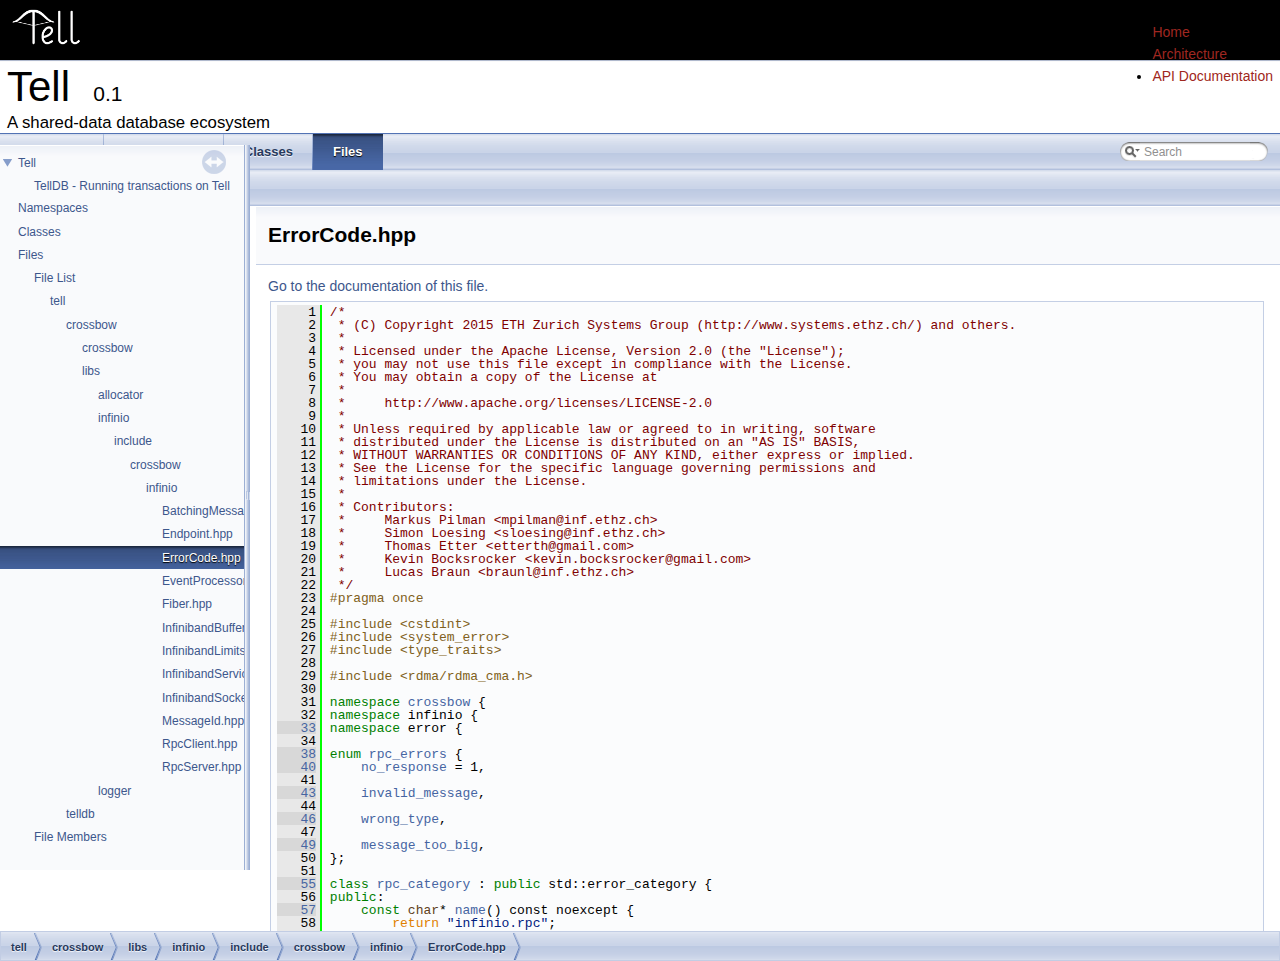
<file: api/_error_code_8hpp_source.html>
<!-- HTML header for doxygen 1.8.10-->
<!DOCTYPE html>
<html xmlns="http://www.w3.org/1999/xhtml" xml:lang="en" lang="en">
    <head>
        <meta charset="utf-8"/>
        <title>/home/mpilman/eth/tell/crossbow/libs/infinio/include/crossbow/infinio/ErrorCode.hpp Source File$</title>
        <link rel="stylesheet" href="http://yui.yahooapis.com/pure/0.6.0/pure-min.css">
        <link rel="stylesheet" href="http://yui.yahooapis.com/pure/0.6.0/grids-responsive-min.css">
        <link rel="stylesheet" href="http://netdna.bootstrapcdn.com/font-awesome/4.4.0/css/font-awesome.css">
        <link rel="stylesheet" href="/css/default.css">
        <script src="//code.jquery.com/jquery-1.11.3.min.js"></script>
        <script>
            var isLanding = false;
            var menu = 'API Documentation';
        </script>
<title>Tell: /home/mpilman/eth/tell/crossbow/libs/infinio/include/crossbow/infinio/ErrorCode.hpp Source File</title>
<link href="tabs.css" rel="stylesheet" type="text/css"/>
<script type="text/javascript" src="jquery.js"></script>
<script type="text/javascript" src="dynsections.js"></script>
<link href="navtree.css" rel="stylesheet" type="text/css"/>
<script type="text/javascript" src="resize.js"></script>
<script type="text/javascript" src="navtreedata.js"></script>
<script type="text/javascript" src="navtree.js"></script>
<script type="text/javascript">
  $(document).ready(initResizable);
  $(window).load(resizeHeight);
</script>
<link href="search/search.css" rel="stylesheet" type="text/css"/>
<script type="text/javascript" src="search/searchdata.js"></script>
<script type="text/javascript" src="search/search.js"></script>
<script type="text/javascript">
  $(document).ready(function() { init_search(); });
</script>
<link href="doxygen.css" rel="stylesheet" type="text/css" />
<link href="customdoxygen.css" rel="stylesheet" type="text/css"/>
</head>
<body id="tell">
        <div class="header">
            <div class="home-menu pure-menu pure-menu-horizontal pure-menu-fixed">
                <ul id="menu" class="pure-menu-list">
                </ul>
                <a class="pure-menu-heading"><img class="img-header" src="/images/tell-black.png"/></a>
            </div>
        </div>
<div id="top"><!-- do not remove this div, it is closed by doxygen! -->
<div id="titlearea">
<table cellspacing="0" cellpadding="0">
 <tbody>
 <tr style="height: 56px;">
  <td id="projectalign" style="padding-left: 0.5em;">
   <div id="projectname">Tell
   &#160;<span id="projectnumber">0.1</span>
   </div>
   <div id="projectbrief">A shared-data database ecosystem</div>
  </td>
 </tr>
 </tbody>
</table>
</div>
<!-- end header part -->
<!-- Generated by Doxygen 1.8.10 -->
<script type="text/javascript">
var searchBox = new SearchBox("searchBox", "search",false,'Search');
</script>
  <div id="navrow1" class="tabs">
    <ul class="tablist">
      <li><a href="index.html"><span>Main&#160;Page</span></a></li>
      <li><a href="namespaces.html"><span>Namespaces</span></a></li>
      <li><a href="annotated.html"><span>Classes</span></a></li>
      <li class="current"><a href="files.html"><span>Files</span></a></li>
      <li>
        <div id="MSearchBox" class="MSearchBoxInactive">
        <span class="left">
          <img id="MSearchSelect" src="search/mag_sel.png"
               onmouseover="return searchBox.OnSearchSelectShow()"
               onmouseout="return searchBox.OnSearchSelectHide()"
               alt=""/>
          <input type="text" id="MSearchField" value="Search" accesskey="S"
               onfocus="searchBox.OnSearchFieldFocus(true)" 
               onblur="searchBox.OnSearchFieldFocus(false)" 
               onkeyup="searchBox.OnSearchFieldChange(event)"/>
          </span><span class="right">
            <a id="MSearchClose" href="javascript:searchBox.CloseResultsWindow()"><img id="MSearchCloseImg" border="0" src="search/close.png" alt=""/></a>
          </span>
        </div>
      </li>
    </ul>
  </div>
  <div id="navrow2" class="tabs2">
    <ul class="tablist">
      <li><a href="files.html"><span>File&#160;List</span></a></li>
      <li><a href="globals.html"><span>File&#160;Members</span></a></li>
    </ul>
  </div>
</div><!-- top -->
<div id="side-nav" class="ui-resizable side-nav-resizable">
  <div id="nav-tree">
    <div id="nav-tree-contents">
      <div id="nav-sync" class="sync"></div>
    </div>
  </div>
  <div id="splitbar" style="-moz-user-select:none;" 
       class="ui-resizable-handle">
  </div>
</div>
<script type="text/javascript">
$(document).ready(function(){initNavTree('_error_code_8hpp_source.html','');});
</script>
<div id="doc-content">
<!-- window showing the filter options -->
<div id="MSearchSelectWindow"
     onmouseover="return searchBox.OnSearchSelectShow()"
     onmouseout="return searchBox.OnSearchSelectHide()"
     onkeydown="return searchBox.OnSearchSelectKey(event)">
</div>

<!-- iframe showing the search results (closed by default) -->
<div id="MSearchResultsWindow">
<iframe src="javascript:void(0)" frameborder="0" 
        name="MSearchResults" id="MSearchResults">
</iframe>
</div>

<div class="header">
  <div class="headertitle">
<div class="title">ErrorCode.hpp</div>  </div>
</div><!--header-->
<div class="contents">
<a href="_error_code_8hpp.html">Go to the documentation of this file.</a><div class="fragment"><div class="line"><a name="l00001"></a><span class="lineno">    1</span>&#160;<span class="comment">/*</span></div>
<div class="line"><a name="l00002"></a><span class="lineno">    2</span>&#160;<span class="comment"> * (C) Copyright 2015 ETH Zurich Systems Group (http://www.systems.ethz.ch/) and others.</span></div>
<div class="line"><a name="l00003"></a><span class="lineno">    3</span>&#160;<span class="comment"> *</span></div>
<div class="line"><a name="l00004"></a><span class="lineno">    4</span>&#160;<span class="comment"> * Licensed under the Apache License, Version 2.0 (the &quot;License&quot;);</span></div>
<div class="line"><a name="l00005"></a><span class="lineno">    5</span>&#160;<span class="comment"> * you may not use this file except in compliance with the License.</span></div>
<div class="line"><a name="l00006"></a><span class="lineno">    6</span>&#160;<span class="comment"> * You may obtain a copy of the License at</span></div>
<div class="line"><a name="l00007"></a><span class="lineno">    7</span>&#160;<span class="comment"> *</span></div>
<div class="line"><a name="l00008"></a><span class="lineno">    8</span>&#160;<span class="comment"> *     http://www.apache.org/licenses/LICENSE-2.0</span></div>
<div class="line"><a name="l00009"></a><span class="lineno">    9</span>&#160;<span class="comment"> *</span></div>
<div class="line"><a name="l00010"></a><span class="lineno">   10</span>&#160;<span class="comment"> * Unless required by applicable law or agreed to in writing, software</span></div>
<div class="line"><a name="l00011"></a><span class="lineno">   11</span>&#160;<span class="comment"> * distributed under the License is distributed on an &quot;AS IS&quot; BASIS,</span></div>
<div class="line"><a name="l00012"></a><span class="lineno">   12</span>&#160;<span class="comment"> * WITHOUT WARRANTIES OR CONDITIONS OF ANY KIND, either express or implied.</span></div>
<div class="line"><a name="l00013"></a><span class="lineno">   13</span>&#160;<span class="comment"> * See the License for the specific language governing permissions and</span></div>
<div class="line"><a name="l00014"></a><span class="lineno">   14</span>&#160;<span class="comment"> * limitations under the License.</span></div>
<div class="line"><a name="l00015"></a><span class="lineno">   15</span>&#160;<span class="comment"> *</span></div>
<div class="line"><a name="l00016"></a><span class="lineno">   16</span>&#160;<span class="comment"> * Contributors:</span></div>
<div class="line"><a name="l00017"></a><span class="lineno">   17</span>&#160;<span class="comment"> *     Markus Pilman &lt;mpilman@inf.ethz.ch&gt;</span></div>
<div class="line"><a name="l00018"></a><span class="lineno">   18</span>&#160;<span class="comment"> *     Simon Loesing &lt;sloesing@inf.ethz.ch&gt;</span></div>
<div class="line"><a name="l00019"></a><span class="lineno">   19</span>&#160;<span class="comment"> *     Thomas Etter &lt;etterth@gmail.com&gt;</span></div>
<div class="line"><a name="l00020"></a><span class="lineno">   20</span>&#160;<span class="comment"> *     Kevin Bocksrocker &lt;kevin.bocksrocker@gmail.com&gt;</span></div>
<div class="line"><a name="l00021"></a><span class="lineno">   21</span>&#160;<span class="comment"> *     Lucas Braun &lt;braunl@inf.ethz.ch&gt;</span></div>
<div class="line"><a name="l00022"></a><span class="lineno">   22</span>&#160;<span class="comment"> */</span></div>
<div class="line"><a name="l00023"></a><span class="lineno">   23</span>&#160;<span class="preprocessor">#pragma once</span></div>
<div class="line"><a name="l00024"></a><span class="lineno">   24</span>&#160;</div>
<div class="line"><a name="l00025"></a><span class="lineno">   25</span>&#160;<span class="preprocessor">#include &lt;cstdint&gt;</span></div>
<div class="line"><a name="l00026"></a><span class="lineno">   26</span>&#160;<span class="preprocessor">#include &lt;system_error&gt;</span></div>
<div class="line"><a name="l00027"></a><span class="lineno">   27</span>&#160;<span class="preprocessor">#include &lt;type_traits&gt;</span></div>
<div class="line"><a name="l00028"></a><span class="lineno">   28</span>&#160;</div>
<div class="line"><a name="l00029"></a><span class="lineno">   29</span>&#160;<span class="preprocessor">#include &lt;rdma/rdma_cma.h&gt;</span></div>
<div class="line"><a name="l00030"></a><span class="lineno">   30</span>&#160;</div>
<div class="line"><a name="l00031"></a><span class="lineno">   31</span>&#160;<span class="keyword">namespace </span><a class="code" href="namespacecrossbow.html">crossbow</a> {</div>
<div class="line"><a name="l00032"></a><span class="lineno">   32</span>&#160;<span class="keyword">namespace </span>infinio {</div>
<div class="line"><a name="l00033"></a><span class="lineno"><a class="line" href="namespacecrossbow_1_1infinio_1_1error.html">   33</a></span>&#160;<span class="keyword">namespace </span>error {</div>
<div class="line"><a name="l00034"></a><span class="lineno">   34</span>&#160;</div>
<div class="line"><a name="l00038"></a><span class="lineno"><a class="line" href="namespacecrossbow_1_1infinio_1_1error.html#a151e9b242dd8da0ca04830b0c4c81621">   38</a></span>&#160;<span class="keyword">enum</span> <a class="code" href="namespacecrossbow_1_1infinio_1_1error.html#a151e9b242dd8da0ca04830b0c4c81621">rpc_errors</a> {</div>
<div class="line"><a name="l00040"></a><span class="lineno"><a class="line" href="namespacecrossbow_1_1infinio_1_1error.html#a151e9b242dd8da0ca04830b0c4c81621a1ae37a6404787d41b825ec74f512ce3b">   40</a></span>&#160;    <a class="code" href="namespacecrossbow_1_1infinio_1_1error.html#a151e9b242dd8da0ca04830b0c4c81621a1ae37a6404787d41b825ec74f512ce3b">no_response</a> = 1,</div>
<div class="line"><a name="l00041"></a><span class="lineno">   41</span>&#160;</div>
<div class="line"><a name="l00043"></a><span class="lineno"><a class="line" href="namespacecrossbow_1_1infinio_1_1error.html#a151e9b242dd8da0ca04830b0c4c81621a9596b3e4ceb50a729967893db9f18a5e">   43</a></span>&#160;    <a class="code" href="namespacecrossbow_1_1infinio_1_1error.html#a151e9b242dd8da0ca04830b0c4c81621a9596b3e4ceb50a729967893db9f18a5e">invalid_message</a>,</div>
<div class="line"><a name="l00044"></a><span class="lineno">   44</span>&#160;</div>
<div class="line"><a name="l00046"></a><span class="lineno"><a class="line" href="namespacecrossbow_1_1infinio_1_1error.html#a151e9b242dd8da0ca04830b0c4c81621a911fcefbe82727d3d3e0637648a663be">   46</a></span>&#160;    <a class="code" href="namespacecrossbow_1_1infinio_1_1error.html#a151e9b242dd8da0ca04830b0c4c81621a911fcefbe82727d3d3e0637648a663be">wrong_type</a>,</div>
<div class="line"><a name="l00047"></a><span class="lineno">   47</span>&#160;</div>
<div class="line"><a name="l00049"></a><span class="lineno"><a class="line" href="namespacecrossbow_1_1infinio_1_1error.html#a151e9b242dd8da0ca04830b0c4c81621ae9c81cb3960774836d36da9092eef44f">   49</a></span>&#160;    <a class="code" href="namespacecrossbow_1_1infinio_1_1error.html#a151e9b242dd8da0ca04830b0c4c81621ae9c81cb3960774836d36da9092eef44f">message_too_big</a>,</div>
<div class="line"><a name="l00050"></a><span class="lineno">   50</span>&#160;};</div>
<div class="line"><a name="l00051"></a><span class="lineno">   51</span>&#160;</div>
<div class="line"><a name="l00055"></a><span class="lineno"><a class="line" href="classcrossbow_1_1infinio_1_1error_1_1rpc__category.html">   55</a></span>&#160;<span class="keyword">class </span><a class="code" href="classcrossbow_1_1infinio_1_1error_1_1rpc__category.html">rpc_category</a> : <span class="keyword">public</span> std::error_category {</div>
<div class="line"><a name="l00056"></a><span class="lineno">   56</span>&#160;<span class="keyword">public</span>:</div>
<div class="line"><a name="l00057"></a><span class="lineno"><a class="line" href="classcrossbow_1_1infinio_1_1error_1_1rpc__category.html#ad3889638b8682d42776bd39b9747a3a8">   57</a></span>&#160;    <span class="keyword">const</span> <span class="keywordtype">char</span>* <a class="code" href="classcrossbow_1_1infinio_1_1error_1_1rpc__category.html#ad3889638b8682d42776bd39b9747a3a8">name</a>() const noexcept {</div>
<div class="line"><a name="l00058"></a><span class="lineno">   58</span>&#160;        <span class="keywordflow">return</span> <span class="stringliteral">&quot;infinio.rpc&quot;</span>;</div>
<div class="line"><a name="l00059"></a><span class="lineno">   59</span>&#160;    }</div>
<div class="line"><a name="l00060"></a><span class="lineno">   60</span>&#160;</div>
<div class="line"><a name="l00061"></a><span class="lineno"><a class="line" href="classcrossbow_1_1infinio_1_1error_1_1rpc__category.html#a1fa63d1fbde2c17b7dd79139f55126f9">   61</a></span>&#160;    <a class="code" href="namespacecrossbow.html#a856153aee2215c5e8d318f66d38c9653">std::string</a> <a class="code" href="classcrossbow_1_1infinio_1_1error_1_1rpc__category.html#a1fa63d1fbde2c17b7dd79139f55126f9">message</a>(<span class="keywordtype">int</span> <a class="code" href="namespacecrossbow_1_1program__options.html#a1d61c70ff569072371f30c18c3d4b8c7">value</a>)<span class="keyword"> const </span>{</div>
<div class="line"><a name="l00062"></a><span class="lineno">   62</span>&#160;        <span class="keywordflow">switch</span> (value) {</div>
<div class="line"><a name="l00063"></a><span class="lineno">   63</span>&#160;        <span class="keywordflow">case</span> <a class="code" href="namespacecrossbow_1_1infinio_1_1error.html#a151e9b242dd8da0ca04830b0c4c81621a1ae37a6404787d41b825ec74f512ce3b">error::no_response</a>:</div>
<div class="line"><a name="l00064"></a><span class="lineno">   64</span>&#160;            <span class="keywordflow">return</span> <span class="stringliteral">&quot;No response received&quot;</span>;</div>
<div class="line"><a name="l00065"></a><span class="lineno">   65</span>&#160;</div>
<div class="line"><a name="l00066"></a><span class="lineno">   66</span>&#160;        <span class="keywordflow">case</span> <a class="code" href="namespacecrossbow_1_1infinio_1_1error.html#a151e9b242dd8da0ca04830b0c4c81621a9596b3e4ceb50a729967893db9f18a5e">error::invalid_message</a>:</div>
<div class="line"><a name="l00067"></a><span class="lineno">   67</span>&#160;            <span class="keywordflow">return</span> <span class="stringliteral">&quot;Received message is invalid&quot;</span>;</div>
<div class="line"><a name="l00068"></a><span class="lineno">   68</span>&#160;</div>
<div class="line"><a name="l00069"></a><span class="lineno">   69</span>&#160;        <span class="keywordflow">case</span> <a class="code" href="namespacecrossbow_1_1infinio_1_1error.html#a151e9b242dd8da0ca04830b0c4c81621a911fcefbe82727d3d3e0637648a663be">error::wrong_type</a>:</div>
<div class="line"><a name="l00070"></a><span class="lineno">   70</span>&#160;            <span class="keywordflow">return</span> <span class="stringliteral">&quot;Received message of wrong type&quot;</span>;</div>
<div class="line"><a name="l00071"></a><span class="lineno">   71</span>&#160;</div>
<div class="line"><a name="l00072"></a><span class="lineno">   72</span>&#160;        <span class="keywordflow">case</span> <a class="code" href="namespacecrossbow_1_1infinio_1_1error.html#a151e9b242dd8da0ca04830b0c4c81621ae9c81cb3960774836d36da9092eef44f">error::message_too_big</a>:</div>
<div class="line"><a name="l00073"></a><span class="lineno">   73</span>&#160;            <span class="keywordflow">return</span> <span class="stringliteral">&quot;Tried to write a message exceeding the buffer size&quot;</span>;</div>
<div class="line"><a name="l00074"></a><span class="lineno">   74</span>&#160;</div>
<div class="line"><a name="l00075"></a><span class="lineno">   75</span>&#160;        <span class="keywordflow">default</span>:</div>
<div class="line"><a name="l00076"></a><span class="lineno">   76</span>&#160;            <span class="keywordflow">return</span> <span class="stringliteral">&quot;infinio.rpc error&quot;</span>;</div>
<div class="line"><a name="l00077"></a><span class="lineno">   77</span>&#160;        }</div>
<div class="line"><a name="l00078"></a><span class="lineno">   78</span>&#160;    }</div>
<div class="line"><a name="l00079"></a><span class="lineno">   79</span>&#160;};</div>
<div class="line"><a name="l00080"></a><span class="lineno">   80</span>&#160;</div>
<div class="line"><a name="l00081"></a><span class="lineno"><a class="line" href="namespacecrossbow_1_1infinio_1_1error.html#ac2844ae25b733509c77c5db39fd264e3">   81</a></span>&#160;<span class="keyword">inline</span> <span class="keyword">const</span> std::error_category&amp; <a class="code" href="namespacecrossbow_1_1infinio_1_1error.html#ac2844ae25b733509c77c5db39fd264e3">get_rpc_category</a>() {</div>
<div class="line"><a name="l00082"></a><span class="lineno">   82</span>&#160;    <span class="keyword">static</span> <a class="code" href="classcrossbow_1_1infinio_1_1error_1_1rpc__category.html">rpc_category</a> instance;</div>
<div class="line"><a name="l00083"></a><span class="lineno">   83</span>&#160;    <span class="keywordflow">return</span> instance;</div>
<div class="line"><a name="l00084"></a><span class="lineno">   84</span>&#160;}</div>
<div class="line"><a name="l00085"></a><span class="lineno">   85</span>&#160;</div>
<div class="line"><a name="l00086"></a><span class="lineno"><a class="line" href="namespacecrossbow_1_1infinio_1_1error.html#a67872d07f2d6cbc9f00afddffba5768f">   86</a></span>&#160;<span class="keyword">inline</span> std::error_code <a class="code" href="namespacecrossbow_1_1infinio_1_1error.html#a67872d07f2d6cbc9f00afddffba5768f">make_error_code</a>(<a class="code" href="namespacecrossbow_1_1infinio_1_1error.html#a151e9b242dd8da0ca04830b0c4c81621">rpc_errors</a> e) {</div>
<div class="line"><a name="l00087"></a><span class="lineno">   87</span>&#160;    <span class="keywordflow">return</span> std::error_code(static_cast&lt;int&gt;(e), <a class="code" href="namespacecrossbow_1_1infinio_1_1error.html#ac2844ae25b733509c77c5db39fd264e3">get_rpc_category</a>());</div>
<div class="line"><a name="l00088"></a><span class="lineno">   88</span>&#160;}</div>
<div class="line"><a name="l00089"></a><span class="lineno">   89</span>&#160;</div>
<div class="line"><a name="l00093"></a><span class="lineno"><a class="line" href="namespacecrossbow_1_1infinio_1_1error.html#a2ef12baaa751ea14173b136ca095172b">   93</a></span>&#160;<span class="keyword">enum</span> <a class="code" href="namespacecrossbow_1_1infinio_1_1error.html#a2ef12baaa751ea14173b136ca095172b">network_errors</a> {</div>
<div class="line"><a name="l00095"></a><span class="lineno"><a class="line" href="namespacecrossbow_1_1infinio_1_1error.html#a2ef12baaa751ea14173b136ca095172baa23cfa67109ce598e07ca29a0bf33700">   95</a></span>&#160;    <a class="code" href="namespacecrossbow_1_1infinio_1_1error.html#a2ef12baaa751ea14173b136ca095172baa23cfa67109ce598e07ca29a0bf33700">already_open</a> = 1,</div>
<div class="line"><a name="l00096"></a><span class="lineno">   96</span>&#160;</div>
<div class="line"><a name="l00098"></a><span class="lineno"><a class="line" href="namespacecrossbow_1_1infinio_1_1error.html#a2ef12baaa751ea14173b136ca095172baa37167139282e08cadfbca28aabb6587">   98</a></span>&#160;    <a class="code" href="namespacecrossbow_1_1infinio_1_1error.html#a2ef12baaa751ea14173b136ca095172baa37167139282e08cadfbca28aabb6587">address_resolution</a>,</div>
<div class="line"><a name="l00099"></a><span class="lineno">   99</span>&#160;</div>
<div class="line"><a name="l00101"></a><span class="lineno"><a class="line" href="namespacecrossbow_1_1infinio_1_1error.html#a2ef12baaa751ea14173b136ca095172ba979ef3dd953f947b3c69b24f099692bf">  101</a></span>&#160;    <a class="code" href="namespacecrossbow_1_1infinio_1_1error.html#a2ef12baaa751ea14173b136ca095172ba979ef3dd953f947b3c69b24f099692bf">route_resolution</a>,</div>
<div class="line"><a name="l00102"></a><span class="lineno">  102</span>&#160;</div>
<div class="line"><a name="l00104"></a><span class="lineno"><a class="line" href="namespacecrossbow_1_1infinio_1_1error.html#a2ef12baaa751ea14173b136ca095172baaa6060dd475dbac1a048fcc3f14051b6">  104</a></span>&#160;    <a class="code" href="namespacecrossbow_1_1infinio_1_1error.html#a2ef12baaa751ea14173b136ca095172baaa6060dd475dbac1a048fcc3f14051b6">unreachable</a>,</div>
<div class="line"><a name="l00105"></a><span class="lineno">  105</span>&#160;</div>
<div class="line"><a name="l00107"></a><span class="lineno"><a class="line" href="namespacecrossbow_1_1infinio_1_1error.html#a2ef12baaa751ea14173b136ca095172ba876cbbc5341cc9d8a7b95dfc5a4fed1c">  107</a></span>&#160;    <a class="code" href="namespacecrossbow_1_1infinio_1_1error.html#a2ef12baaa751ea14173b136ca095172ba876cbbc5341cc9d8a7b95dfc5a4fed1c">connection_error</a>,</div>
<div class="line"><a name="l00108"></a><span class="lineno">  108</span>&#160;</div>
<div class="line"><a name="l00110"></a><span class="lineno"><a class="line" href="namespacecrossbow_1_1infinio_1_1error.html#a2ef12baaa751ea14173b136ca095172ba3de2e63dd387e9dd0c029312b05e7ad2">  110</a></span>&#160;    <a class="code" href="namespacecrossbow_1_1infinio_1_1error.html#a2ef12baaa751ea14173b136ca095172ba3de2e63dd387e9dd0c029312b05e7ad2">invalid_buffer</a>,</div>
<div class="line"><a name="l00111"></a><span class="lineno">  111</span>&#160;</div>
<div class="line"><a name="l00113"></a><span class="lineno"><a class="line" href="namespacecrossbow_1_1infinio_1_1error.html#a2ef12baaa751ea14173b136ca095172ba24b520dbaf41c8809cf634b26dbc00c7">  113</a></span>&#160;    <a class="code" href="namespacecrossbow_1_1infinio_1_1error.html#a2ef12baaa751ea14173b136ca095172ba24b520dbaf41c8809cf634b26dbc00c7">out_of_range</a>,</div>
<div class="line"><a name="l00114"></a><span class="lineno">  114</span>&#160;};</div>
<div class="line"><a name="l00115"></a><span class="lineno">  115</span>&#160;</div>
<div class="line"><a name="l00119"></a><span class="lineno"><a class="line" href="classcrossbow_1_1infinio_1_1error_1_1network__category.html">  119</a></span>&#160;<span class="keyword">class </span><a class="code" href="classcrossbow_1_1infinio_1_1error_1_1network__category.html">network_category</a> : <span class="keyword">public</span> std::error_category {</div>
<div class="line"><a name="l00120"></a><span class="lineno">  120</span>&#160;<span class="keyword">public</span>:</div>
<div class="line"><a name="l00121"></a><span class="lineno"><a class="line" href="classcrossbow_1_1infinio_1_1error_1_1network__category.html#abdd7d3af8a6654cfbf02726f938d7431">  121</a></span>&#160;    <span class="keyword">const</span> <span class="keywordtype">char</span>* <a class="code" href="classcrossbow_1_1infinio_1_1error_1_1network__category.html#abdd7d3af8a6654cfbf02726f938d7431">name</a>() const noexcept {</div>
<div class="line"><a name="l00122"></a><span class="lineno">  122</span>&#160;        <span class="keywordflow">return</span> <span class="stringliteral">&quot;infinio.network&quot;</span>;</div>
<div class="line"><a name="l00123"></a><span class="lineno">  123</span>&#160;    }</div>
<div class="line"><a name="l00124"></a><span class="lineno">  124</span>&#160;</div>
<div class="line"><a name="l00125"></a><span class="lineno"><a class="line" href="classcrossbow_1_1infinio_1_1error_1_1network__category.html#aeb0fd1cbf2f8c65233497ca053ad8730">  125</a></span>&#160;    <a class="code" href="namespacecrossbow.html#a856153aee2215c5e8d318f66d38c9653">std::string</a> <a class="code" href="classcrossbow_1_1infinio_1_1error_1_1network__category.html#aeb0fd1cbf2f8c65233497ca053ad8730">message</a>(<span class="keywordtype">int</span> <a class="code" href="namespacecrossbow_1_1program__options.html#a1d61c70ff569072371f30c18c3d4b8c7">value</a>)<span class="keyword"> const </span>{</div>
<div class="line"><a name="l00126"></a><span class="lineno">  126</span>&#160;        <span class="keywordflow">switch</span> (value) {</div>
<div class="line"><a name="l00127"></a><span class="lineno">  127</span>&#160;        <span class="keywordflow">case</span> <a class="code" href="namespacecrossbow_1_1infinio_1_1error.html#a2ef12baaa751ea14173b136ca095172baa23cfa67109ce598e07ca29a0bf33700">error::already_open</a>:</div>
<div class="line"><a name="l00128"></a><span class="lineno">  128</span>&#160;            <span class="keywordflow">return</span> <span class="stringliteral">&quot;Already open&quot;</span>;</div>
<div class="line"><a name="l00129"></a><span class="lineno">  129</span>&#160;</div>
<div class="line"><a name="l00130"></a><span class="lineno">  130</span>&#160;        <span class="keywordflow">case</span> <a class="code" href="namespacecrossbow_1_1infinio_1_1error.html#a2ef12baaa751ea14173b136ca095172baa37167139282e08cadfbca28aabb6587">error::address_resolution</a>:</div>
<div class="line"><a name="l00131"></a><span class="lineno">  131</span>&#160;            <span class="keywordflow">return</span> <span class="stringliteral">&quot;Address resolution failed&quot;</span>;</div>
<div class="line"><a name="l00132"></a><span class="lineno">  132</span>&#160;</div>
<div class="line"><a name="l00133"></a><span class="lineno">  133</span>&#160;        <span class="keywordflow">case</span> <a class="code" href="namespacecrossbow_1_1infinio_1_1error.html#a2ef12baaa751ea14173b136ca095172ba979ef3dd953f947b3c69b24f099692bf">error::route_resolution</a>:</div>
<div class="line"><a name="l00134"></a><span class="lineno">  134</span>&#160;            <span class="keywordflow">return</span> <span class="stringliteral">&quot;Route resolution failed&quot;</span>;</div>
<div class="line"><a name="l00135"></a><span class="lineno">  135</span>&#160;</div>
<div class="line"><a name="l00136"></a><span class="lineno">  136</span>&#160;        <span class="keywordflow">case</span> <a class="code" href="namespacecrossbow_1_1infinio_1_1error.html#a2ef12baaa751ea14173b136ca095172baaa6060dd475dbac1a048fcc3f14051b6">error::unreachable</a>:</div>
<div class="line"><a name="l00137"></a><span class="lineno">  137</span>&#160;            <span class="keywordflow">return</span> <span class="stringliteral">&quot;Remote unreachable&quot;</span>;</div>
<div class="line"><a name="l00138"></a><span class="lineno">  138</span>&#160;</div>
<div class="line"><a name="l00139"></a><span class="lineno">  139</span>&#160;        <span class="keywordflow">case</span> <a class="code" href="namespacecrossbow_1_1infinio_1_1error.html#a2ef12baaa751ea14173b136ca095172ba876cbbc5341cc9d8a7b95dfc5a4fed1c">error::connection_error</a>:</div>
<div class="line"><a name="l00140"></a><span class="lineno">  140</span>&#160;            <span class="keywordflow">return</span> <span class="stringliteral">&quot;Connection error&quot;</span>;</div>
<div class="line"><a name="l00141"></a><span class="lineno">  141</span>&#160;</div>
<div class="line"><a name="l00142"></a><span class="lineno">  142</span>&#160;        <span class="keywordflow">case</span> <a class="code" href="namespacecrossbow_1_1infinio_1_1error.html#a2ef12baaa751ea14173b136ca095172ba3de2e63dd387e9dd0c029312b05e7ad2">error::invalid_buffer</a>:</div>
<div class="line"><a name="l00143"></a><span class="lineno">  143</span>&#160;            <span class="keywordflow">return</span> <span class="stringliteral">&quot;Buffer is invalid&quot;</span>;</div>
<div class="line"><a name="l00144"></a><span class="lineno">  144</span>&#160;</div>
<div class="line"><a name="l00145"></a><span class="lineno">  145</span>&#160;        <span class="keywordflow">case</span> <a class="code" href="namespacecrossbow_1_1infinio_1_1error.html#a2ef12baaa751ea14173b136ca095172ba24b520dbaf41c8809cf634b26dbc00c7">error::out_of_range</a>:</div>
<div class="line"><a name="l00146"></a><span class="lineno">  146</span>&#160;            <span class="keywordflow">return</span> <span class="stringliteral">&quot;Memory access out of range&quot;</span>;</div>
<div class="line"><a name="l00147"></a><span class="lineno">  147</span>&#160;</div>
<div class="line"><a name="l00148"></a><span class="lineno">  148</span>&#160;        <span class="keywordflow">default</span>:</div>
<div class="line"><a name="l00149"></a><span class="lineno">  149</span>&#160;            <span class="keywordflow">return</span> <span class="stringliteral">&quot;infinio.network error&quot;</span>;</div>
<div class="line"><a name="l00150"></a><span class="lineno">  150</span>&#160;        }</div>
<div class="line"><a name="l00151"></a><span class="lineno">  151</span>&#160;    }</div>
<div class="line"><a name="l00152"></a><span class="lineno">  152</span>&#160;};</div>
<div class="line"><a name="l00153"></a><span class="lineno">  153</span>&#160;</div>
<div class="line"><a name="l00154"></a><span class="lineno"><a class="line" href="namespacecrossbow_1_1infinio_1_1error.html#a4bf6be5b8b891042ae37c3cee10ed1b1">  154</a></span>&#160;<span class="keyword">inline</span> <span class="keyword">const</span> std::error_category&amp; <a class="code" href="namespacecrossbow_1_1infinio_1_1error.html#a4bf6be5b8b891042ae37c3cee10ed1b1">get_network_category</a>() {</div>
<div class="line"><a name="l00155"></a><span class="lineno">  155</span>&#160;    <span class="keyword">static</span> <a class="code" href="classcrossbow_1_1infinio_1_1error_1_1network__category.html">network_category</a> instance;</div>
<div class="line"><a name="l00156"></a><span class="lineno">  156</span>&#160;    <span class="keywordflow">return</span> instance;</div>
<div class="line"><a name="l00157"></a><span class="lineno">  157</span>&#160;}</div>
<div class="line"><a name="l00158"></a><span class="lineno">  158</span>&#160;</div>
<div class="line"><a name="l00159"></a><span class="lineno"><a class="line" href="namespacecrossbow_1_1infinio_1_1error.html#a3ee273792fed90e7fb7f1086b4b5b4ed">  159</a></span>&#160;<span class="keyword">inline</span> std::error_code <a class="code" href="namespacecrossbow_1_1infinio_1_1error.html#a67872d07f2d6cbc9f00afddffba5768f">make_error_code</a>(<a class="code" href="namespacecrossbow_1_1infinio_1_1error.html#a2ef12baaa751ea14173b136ca095172b">network_errors</a> e) {</div>
<div class="line"><a name="l00160"></a><span class="lineno">  160</span>&#160;    <span class="keywordflow">return</span> std::error_code(static_cast&lt;int&gt;(e), <a class="code" href="namespacecrossbow_1_1infinio_1_1error.html#a4bf6be5b8b891042ae37c3cee10ed1b1">get_network_category</a>());</div>
<div class="line"><a name="l00161"></a><span class="lineno">  161</span>&#160;}</div>
<div class="line"><a name="l00162"></a><span class="lineno">  162</span>&#160;</div>
<div class="line"><a name="l00166"></a><span class="lineno"><a class="line" href="classcrossbow_1_1infinio_1_1error_1_1work__completion__category.html">  166</a></span>&#160;<span class="keyword">class </span><a class="code" href="classcrossbow_1_1infinio_1_1error_1_1work__completion__category.html">work_completion_category</a> : <span class="keyword">public</span> std::error_category {</div>
<div class="line"><a name="l00167"></a><span class="lineno">  167</span>&#160;<span class="keyword">public</span>:</div>
<div class="line"><a name="l00168"></a><span class="lineno"><a class="line" href="classcrossbow_1_1infinio_1_1error_1_1work__completion__category.html#ae355332be98038c5e754c2fed0dd2969">  168</a></span>&#160;    <span class="keyword">const</span> <span class="keywordtype">char</span>* <a class="code" href="classcrossbow_1_1infinio_1_1error_1_1work__completion__category.html#ae355332be98038c5e754c2fed0dd2969">name</a>() const noexcept {</div>
<div class="line"><a name="l00169"></a><span class="lineno">  169</span>&#160;        <span class="keywordflow">return</span> <span class="stringliteral">&quot;infinio.wc&quot;</span>;</div>
<div class="line"><a name="l00170"></a><span class="lineno">  170</span>&#160;    }</div>
<div class="line"><a name="l00171"></a><span class="lineno">  171</span>&#160;</div>
<div class="line"><a name="l00172"></a><span class="lineno"><a class="line" href="classcrossbow_1_1infinio_1_1error_1_1work__completion__category.html#aa488114b2ef7bd4e5c03a203a1941e7b">  172</a></span>&#160;    <a class="code" href="namespacecrossbow.html#a856153aee2215c5e8d318f66d38c9653">std::string</a> <a class="code" href="classcrossbow_1_1infinio_1_1error_1_1work__completion__category.html#aa488114b2ef7bd4e5c03a203a1941e7b">message</a>(<span class="keywordtype">int</span> <a class="code" href="namespacecrossbow_1_1program__options.html#a1d61c70ff569072371f30c18c3d4b8c7">value</a>)<span class="keyword"> const </span>{</div>
<div class="line"><a name="l00173"></a><span class="lineno">  173</span>&#160;        <span class="keywordflow">return</span> ibv_wc_status_str(static_cast&lt;ibv_wc_status&gt;(value));</div>
<div class="line"><a name="l00174"></a><span class="lineno">  174</span>&#160;    }</div>
<div class="line"><a name="l00175"></a><span class="lineno">  175</span>&#160;};</div>
<div class="line"><a name="l00176"></a><span class="lineno">  176</span>&#160;</div>
<div class="line"><a name="l00177"></a><span class="lineno"><a class="line" href="namespacecrossbow_1_1infinio_1_1error.html#aa109343e56eae0944e24bb06fd4939b7">  177</a></span>&#160;<span class="keyword">inline</span> <span class="keyword">const</span> std::error_category&amp; <a class="code" href="namespacecrossbow_1_1infinio_1_1error.html#aa109343e56eae0944e24bb06fd4939b7">get_work_completion_category</a>() {</div>
<div class="line"><a name="l00178"></a><span class="lineno">  178</span>&#160;    <span class="keyword">static</span> <a class="code" href="classcrossbow_1_1infinio_1_1error_1_1work__completion__category.html">work_completion_category</a> instance;</div>
<div class="line"><a name="l00179"></a><span class="lineno">  179</span>&#160;    <span class="keywordflow">return</span> instance;</div>
<div class="line"><a name="l00180"></a><span class="lineno">  180</span>&#160;}</div>
<div class="line"><a name="l00181"></a><span class="lineno">  181</span>&#160;</div>
<div class="line"><a name="l00182"></a><span class="lineno"><a class="line" href="namespacecrossbow_1_1infinio_1_1error.html#a4a62d155eeedd431d166d533255107a4">  182</a></span>&#160;<span class="keyword">inline</span> std::error_code <a class="code" href="namespacecrossbow_1_1infinio_1_1error.html#a67872d07f2d6cbc9f00afddffba5768f">make_error_code</a>(ibv_wc_status e) {</div>
<div class="line"><a name="l00183"></a><span class="lineno">  183</span>&#160;    <span class="keywordflow">return</span> std::error_code(static_cast&lt;int&gt;(e), <a class="code" href="namespacecrossbow_1_1infinio_1_1error.html#aa109343e56eae0944e24bb06fd4939b7">get_work_completion_category</a>());</div>
<div class="line"><a name="l00184"></a><span class="lineno">  184</span>&#160;}</div>
<div class="line"><a name="l00185"></a><span class="lineno">  185</span>&#160;</div>
<div class="line"><a name="l00186"></a><span class="lineno">  186</span>&#160;} <span class="comment">// namespace error</span></div>
<div class="line"><a name="l00187"></a><span class="lineno">  187</span>&#160;} <span class="comment">// namespace infinio</span></div>
<div class="line"><a name="l00188"></a><span class="lineno">  188</span>&#160;} <span class="comment">// namespace crossbow</span></div>
<div class="line"><a name="l00189"></a><span class="lineno">  189</span>&#160;</div>
<div class="line"><a name="l00190"></a><span class="lineno">  190</span>&#160;<span class="keyword">namespace </span><a class="code" href="namespacestd.html">std</a> {</div>
<div class="line"><a name="l00191"></a><span class="lineno">  191</span>&#160;</div>
<div class="line"><a name="l00192"></a><span class="lineno">  192</span>&#160;<span class="keyword">template</span>&lt;&gt;</div>
<div class="line"><a name="l00193"></a><span class="lineno"><a class="line" href="structstd_1_1is__error__code__enum_3_01crossbow_1_1infinio_1_1error_1_1rpc__errors_01_4.html">  193</a></span>&#160;<span class="keyword">struct </span>is_error_code_enum&lt;<a class="code" href="namespacecrossbow.html">crossbow</a>::<a class="code" href="namespacecrossbow_1_1infinio_1_1error.html#a151e9b242dd8da0ca04830b0c4c81621">infinio::error::rpc_errors</a>&gt; : <span class="keyword">public</span> std::true_type {</div>
<div class="line"><a name="l00194"></a><span class="lineno">  194</span>&#160;};</div>
<div class="line"><a name="l00195"></a><span class="lineno">  195</span>&#160;</div>
<div class="line"><a name="l00196"></a><span class="lineno">  196</span>&#160;<span class="keyword">template</span>&lt;&gt;</div>
<div class="line"><a name="l00197"></a><span class="lineno"><a class="line" href="structstd_1_1is__error__code__enum_3_01crossbow_1_1infinio_1_1error_1_1network__errors_01_4.html">  197</a></span>&#160;<span class="keyword">struct </span>is_error_code_enum&lt;<a class="code" href="namespacecrossbow.html">crossbow</a>::<a class="code" href="namespacecrossbow_1_1infinio_1_1error.html#a2ef12baaa751ea14173b136ca095172b">infinio::error::network_errors</a>&gt; : <span class="keyword">public</span> std::true_type {</div>
<div class="line"><a name="l00198"></a><span class="lineno">  198</span>&#160;};</div>
<div class="line"><a name="l00199"></a><span class="lineno">  199</span>&#160;</div>
<div class="line"><a name="l00200"></a><span class="lineno">  200</span>&#160;<span class="keyword">template</span>&lt;&gt;</div>
<div class="line"><a name="l00201"></a><span class="lineno"><a class="line" href="structstd_1_1is__error__code__enum_3_01ibv__wc__status_01_4.html">  201</a></span>&#160;<span class="keyword">struct </span>is_error_code_enum&lt;ibv_wc_status&gt; : <span class="keyword">public</span> std::true_type {</div>
<div class="line"><a name="l00202"></a><span class="lineno">  202</span>&#160;};</div>
<div class="line"><a name="l00203"></a><span class="lineno">  203</span>&#160;</div>
<div class="line"><a name="l00204"></a><span class="lineno">  204</span>&#160;} <span class="comment">// namespace std</span></div>
<div class="ttc" id="namespacecrossbow_1_1infinio_1_1error_html_a2ef12baaa751ea14173b136ca095172baa23cfa67109ce598e07ca29a0bf33700"><div class="ttname"><a href="namespacecrossbow_1_1infinio_1_1error.html#a2ef12baaa751ea14173b136ca095172baa23cfa67109ce598e07ca29a0bf33700">crossbow::infinio::error::already_open</a></div><div class="ttdoc">Already open. </div><div class="ttdef"><b>Definition:</b> <a href="_error_code_8hpp_source.html#l00095">ErrorCode.hpp:95</a></div></div>
<div class="ttc" id="namespacecrossbow_1_1infinio_1_1error_html_ac2844ae25b733509c77c5db39fd264e3"><div class="ttname"><a href="namespacecrossbow_1_1infinio_1_1error.html#ac2844ae25b733509c77c5db39fd264e3">crossbow::infinio::error::get_rpc_category</a></div><div class="ttdeci">const std::error_category &amp; get_rpc_category()</div><div class="ttdef"><b>Definition:</b> <a href="_error_code_8hpp_source.html#l00081">ErrorCode.hpp:81</a></div></div>
<div class="ttc" id="classcrossbow_1_1infinio_1_1error_1_1network__category_html_abdd7d3af8a6654cfbf02726f938d7431"><div class="ttname"><a href="classcrossbow_1_1infinio_1_1error_1_1network__category.html#abdd7d3af8a6654cfbf02726f938d7431">crossbow::infinio::error::network_category::name</a></div><div class="ttdeci">const char * name() const  noexcept</div><div class="ttdef"><b>Definition:</b> <a href="_error_code_8hpp_source.html#l00121">ErrorCode.hpp:121</a></div></div>
<div class="ttc" id="namespacecrossbow_1_1infinio_1_1error_html_a151e9b242dd8da0ca04830b0c4c81621a1ae37a6404787d41b825ec74f512ce3b"><div class="ttname"><a href="namespacecrossbow_1_1infinio_1_1error.html#a151e9b242dd8da0ca04830b0c4c81621a1ae37a6404787d41b825ec74f512ce3b">crossbow::infinio::error::no_response</a></div><div class="ttdoc">No response received. </div><div class="ttdef"><b>Definition:</b> <a href="_error_code_8hpp_source.html#l00040">ErrorCode.hpp:40</a></div></div>
<div class="ttc" id="namespacecrossbow_html"><div class="ttname"><a href="namespacecrossbow.html">crossbow</a></div><div class="ttdef"><b>Definition:</b> <a href="alignment_8hpp_source.html#l00030">alignment.hpp:30</a></div></div>
<div class="ttc" id="namespacestd_html"><div class="ttname"><a href="namespacestd.html">std</a></div><div class="ttdef"><b>Definition:</b> <a href="string_8hpp_source.html#l01407">string.hpp:1407</a></div></div>
<div class="ttc" id="classcrossbow_1_1infinio_1_1error_1_1rpc__category_html_ad3889638b8682d42776bd39b9747a3a8"><div class="ttname"><a href="classcrossbow_1_1infinio_1_1error_1_1rpc__category.html#ad3889638b8682d42776bd39b9747a3a8">crossbow::infinio::error::rpc_category::name</a></div><div class="ttdeci">const char * name() const  noexcept</div><div class="ttdef"><b>Definition:</b> <a href="_error_code_8hpp_source.html#l00057">ErrorCode.hpp:57</a></div></div>
<div class="ttc" id="namespacecrossbow_1_1infinio_1_1error_html_a151e9b242dd8da0ca04830b0c4c81621"><div class="ttname"><a href="namespacecrossbow_1_1infinio_1_1error.html#a151e9b242dd8da0ca04830b0c4c81621">crossbow::infinio::error::rpc_errors</a></div><div class="ttdeci">rpc_errors</div><div class="ttdoc">RPC errors related to actions on the RPC interface. </div><div class="ttdef"><b>Definition:</b> <a href="_error_code_8hpp_source.html#l00038">ErrorCode.hpp:38</a></div></div>
<div class="ttc" id="classcrossbow_1_1infinio_1_1error_1_1network__category_html_aeb0fd1cbf2f8c65233497ca053ad8730"><div class="ttname"><a href="classcrossbow_1_1infinio_1_1error_1_1network__category.html#aeb0fd1cbf2f8c65233497ca053ad8730">crossbow::infinio::error::network_category::message</a></div><div class="ttdeci">std::string message(int value) const </div><div class="ttdef"><b>Definition:</b> <a href="_error_code_8hpp_source.html#l00125">ErrorCode.hpp:125</a></div></div>
<div class="ttc" id="namespacecrossbow_1_1infinio_1_1error_html_a151e9b242dd8da0ca04830b0c4c81621a911fcefbe82727d3d3e0637648a663be"><div class="ttname"><a href="namespacecrossbow_1_1infinio_1_1error.html#a151e9b242dd8da0ca04830b0c4c81621a911fcefbe82727d3d3e0637648a663be">crossbow::infinio::error::wrong_type</a></div><div class="ttdoc">Received message of wrong type. </div><div class="ttdef"><b>Definition:</b> <a href="_error_code_8hpp_source.html#l00046">ErrorCode.hpp:46</a></div></div>
<div class="ttc" id="classcrossbow_1_1infinio_1_1error_1_1work__completion__category_html_aa488114b2ef7bd4e5c03a203a1941e7b"><div class="ttname"><a href="classcrossbow_1_1infinio_1_1error_1_1work__completion__category.html#aa488114b2ef7bd4e5c03a203a1941e7b">crossbow::infinio::error::work_completion_category::message</a></div><div class="ttdeci">std::string message(int value) const </div><div class="ttdef"><b>Definition:</b> <a href="_error_code_8hpp_source.html#l00172">ErrorCode.hpp:172</a></div></div>
<div class="ttc" id="classcrossbow_1_1infinio_1_1error_1_1network__category_html"><div class="ttname"><a href="classcrossbow_1_1infinio_1_1error_1_1network__category.html">crossbow::infinio::error::network_category</a></div><div class="ttdoc">Category for network errors. </div><div class="ttdef"><b>Definition:</b> <a href="_error_code_8hpp_source.html#l00119">ErrorCode.hpp:119</a></div></div>
<div class="ttc" id="namespacecrossbow_1_1infinio_1_1error_html_a2ef12baaa751ea14173b136ca095172ba876cbbc5341cc9d8a7b95dfc5a4fed1c"><div class="ttname"><a href="namespacecrossbow_1_1infinio_1_1error.html#a2ef12baaa751ea14173b136ca095172ba876cbbc5341cc9d8a7b95dfc5a4fed1c">crossbow::infinio::error::connection_error</a></div><div class="ttdoc">Connection error. </div><div class="ttdef"><b>Definition:</b> <a href="_error_code_8hpp_source.html#l00107">ErrorCode.hpp:107</a></div></div>
<div class="ttc" id="classcrossbow_1_1infinio_1_1error_1_1rpc__category_html"><div class="ttname"><a href="classcrossbow_1_1infinio_1_1error_1_1rpc__category.html">crossbow::infinio::error::rpc_category</a></div><div class="ttdoc">Category for RPC errors. </div><div class="ttdef"><b>Definition:</b> <a href="_error_code_8hpp_source.html#l00055">ErrorCode.hpp:55</a></div></div>
<div class="ttc" id="namespacecrossbow_1_1infinio_1_1error_html_a151e9b242dd8da0ca04830b0c4c81621a9596b3e4ceb50a729967893db9f18a5e"><div class="ttname"><a href="namespacecrossbow_1_1infinio_1_1error.html#a151e9b242dd8da0ca04830b0c4c81621a9596b3e4ceb50a729967893db9f18a5e">crossbow::infinio::error::invalid_message</a></div><div class="ttdoc">Received message is invalid. </div><div class="ttdef"><b>Definition:</b> <a href="_error_code_8hpp_source.html#l00043">ErrorCode.hpp:43</a></div></div>
<div class="ttc" id="namespacecrossbow_1_1infinio_1_1error_html_a2ef12baaa751ea14173b136ca095172baa37167139282e08cadfbca28aabb6587"><div class="ttname"><a href="namespacecrossbow_1_1infinio_1_1error.html#a2ef12baaa751ea14173b136ca095172baa37167139282e08cadfbca28aabb6587">crossbow::infinio::error::address_resolution</a></div><div class="ttdoc">Address resolution failed. </div><div class="ttdef"><b>Definition:</b> <a href="_error_code_8hpp_source.html#l00098">ErrorCode.hpp:98</a></div></div>
<div class="ttc" id="namespacecrossbow_1_1infinio_1_1error_html_a2ef12baaa751ea14173b136ca095172ba3de2e63dd387e9dd0c029312b05e7ad2"><div class="ttname"><a href="namespacecrossbow_1_1infinio_1_1error.html#a2ef12baaa751ea14173b136ca095172ba3de2e63dd387e9dd0c029312b05e7ad2">crossbow::infinio::error::invalid_buffer</a></div><div class="ttdoc">Buffer is invalid. </div><div class="ttdef"><b>Definition:</b> <a href="_error_code_8hpp_source.html#l00110">ErrorCode.hpp:110</a></div></div>
<div class="ttc" id="namespacecrossbow_html_a856153aee2215c5e8d318f66d38c9653"><div class="ttname"><a href="namespacecrossbow.html#a856153aee2215c5e8d318f66d38c9653">crossbow::string</a></div><div class="ttdeci">basic_string&lt; char &gt; string</div><div class="ttdef"><b>Definition:</b> <a href="string_8hpp_source.html#l01243">string.hpp:1243</a></div></div>
<div class="ttc" id="classcrossbow_1_1infinio_1_1error_1_1work__completion__category_html_ae355332be98038c5e754c2fed0dd2969"><div class="ttname"><a href="classcrossbow_1_1infinio_1_1error_1_1work__completion__category.html#ae355332be98038c5e754c2fed0dd2969">crossbow::infinio::error::work_completion_category::name</a></div><div class="ttdeci">const char * name() const  noexcept</div><div class="ttdef"><b>Definition:</b> <a href="_error_code_8hpp_source.html#l00168">ErrorCode.hpp:168</a></div></div>
<div class="ttc" id="namespacecrossbow_1_1infinio_1_1error_html_aa109343e56eae0944e24bb06fd4939b7"><div class="ttname"><a href="namespacecrossbow_1_1infinio_1_1error.html#aa109343e56eae0944e24bb06fd4939b7">crossbow::infinio::error::get_work_completion_category</a></div><div class="ttdeci">const std::error_category &amp; get_work_completion_category()</div><div class="ttdef"><b>Definition:</b> <a href="_error_code_8hpp_source.html#l00177">ErrorCode.hpp:177</a></div></div>
<div class="ttc" id="namespacecrossbow_1_1infinio_1_1error_html_a67872d07f2d6cbc9f00afddffba5768f"><div class="ttname"><a href="namespacecrossbow_1_1infinio_1_1error.html#a67872d07f2d6cbc9f00afddffba5768f">crossbow::infinio::error::make_error_code</a></div><div class="ttdeci">std::error_code make_error_code(rpc_errors e)</div><div class="ttdef"><b>Definition:</b> <a href="_error_code_8hpp_source.html#l00086">ErrorCode.hpp:86</a></div></div>
<div class="ttc" id="namespacecrossbow_1_1infinio_1_1error_html_a2ef12baaa751ea14173b136ca095172b"><div class="ttname"><a href="namespacecrossbow_1_1infinio_1_1error.html#a2ef12baaa751ea14173b136ca095172b">crossbow::infinio::error::network_errors</a></div><div class="ttdeci">network_errors</div><div class="ttdoc">Network errors related to actions on sockets. </div><div class="ttdef"><b>Definition:</b> <a href="_error_code_8hpp_source.html#l00093">ErrorCode.hpp:93</a></div></div>
<div class="ttc" id="namespacecrossbow_1_1infinio_1_1error_html_a151e9b242dd8da0ca04830b0c4c81621ae9c81cb3960774836d36da9092eef44f"><div class="ttname"><a href="namespacecrossbow_1_1infinio_1_1error.html#a151e9b242dd8da0ca04830b0c4c81621ae9c81cb3960774836d36da9092eef44f">crossbow::infinio::error::message_too_big</a></div><div class="ttdoc">Tried to write a message exceeding the buffer size. </div><div class="ttdef"><b>Definition:</b> <a href="_error_code_8hpp_source.html#l00049">ErrorCode.hpp:49</a></div></div>
<div class="ttc" id="classcrossbow_1_1infinio_1_1error_1_1rpc__category_html_a1fa63d1fbde2c17b7dd79139f55126f9"><div class="ttname"><a href="classcrossbow_1_1infinio_1_1error_1_1rpc__category.html#a1fa63d1fbde2c17b7dd79139f55126f9">crossbow::infinio::error::rpc_category::message</a></div><div class="ttdeci">std::string message(int value) const </div><div class="ttdef"><b>Definition:</b> <a href="_error_code_8hpp_source.html#l00061">ErrorCode.hpp:61</a></div></div>
<div class="ttc" id="namespacecrossbow_1_1infinio_1_1error_html_a4bf6be5b8b891042ae37c3cee10ed1b1"><div class="ttname"><a href="namespacecrossbow_1_1infinio_1_1error.html#a4bf6be5b8b891042ae37c3cee10ed1b1">crossbow::infinio::error::get_network_category</a></div><div class="ttdeci">const std::error_category &amp; get_network_category()</div><div class="ttdef"><b>Definition:</b> <a href="_error_code_8hpp_source.html#l00154">ErrorCode.hpp:154</a></div></div>
<div class="ttc" id="namespacecrossbow_1_1program__options_html_a1d61c70ff569072371f30c18c3d4b8c7"><div class="ttname"><a href="namespacecrossbow_1_1program__options.html#a1d61c70ff569072371f30c18c3d4b8c7">crossbow::program_options::value</a></div><div class="ttdeci">impl::OptionType&lt; Name, Opts... &gt;::type value(Opts...opts)</div><div class="ttdef"><b>Definition:</b> <a href="program__options_8hpp_source.html#l00370">program_options.hpp:370</a></div></div>
<div class="ttc" id="namespacecrossbow_1_1infinio_1_1error_html_a2ef12baaa751ea14173b136ca095172ba24b520dbaf41c8809cf634b26dbc00c7"><div class="ttname"><a href="namespacecrossbow_1_1infinio_1_1error.html#a2ef12baaa751ea14173b136ca095172ba24b520dbaf41c8809cf634b26dbc00c7">crossbow::infinio::error::out_of_range</a></div><div class="ttdoc">Memory access out of range. </div><div class="ttdef"><b>Definition:</b> <a href="_error_code_8hpp_source.html#l00113">ErrorCode.hpp:113</a></div></div>
<div class="ttc" id="namespacecrossbow_1_1infinio_1_1error_html_a2ef12baaa751ea14173b136ca095172baaa6060dd475dbac1a048fcc3f14051b6"><div class="ttname"><a href="namespacecrossbow_1_1infinio_1_1error.html#a2ef12baaa751ea14173b136ca095172baaa6060dd475dbac1a048fcc3f14051b6">crossbow::infinio::error::unreachable</a></div><div class="ttdoc">Remote unreachable. </div><div class="ttdef"><b>Definition:</b> <a href="_error_code_8hpp_source.html#l00104">ErrorCode.hpp:104</a></div></div>
<div class="ttc" id="namespacecrossbow_1_1infinio_1_1error_html_a2ef12baaa751ea14173b136ca095172ba979ef3dd953f947b3c69b24f099692bf"><div class="ttname"><a href="namespacecrossbow_1_1infinio_1_1error.html#a2ef12baaa751ea14173b136ca095172ba979ef3dd953f947b3c69b24f099692bf">crossbow::infinio::error::route_resolution</a></div><div class="ttdoc">Route resolution failed. </div><div class="ttdef"><b>Definition:</b> <a href="_error_code_8hpp_source.html#l00101">ErrorCode.hpp:101</a></div></div>
<div class="ttc" id="classcrossbow_1_1infinio_1_1error_1_1work__completion__category_html"><div class="ttname"><a href="classcrossbow_1_1infinio_1_1error_1_1work__completion__category.html">crossbow::infinio::error::work_completion_category</a></div><div class="ttdoc">Category ibverbs ibv_wc_status error codes. </div><div class="ttdef"><b>Definition:</b> <a href="_error_code_8hpp_source.html#l00166">ErrorCode.hpp:166</a></div></div>
</div><!-- fragment --></div><!-- contents -->
</div><!-- doc-content -->
<!-- HTML footer for doxygen 1.8.10-->
<!-- start footer part -->
<div id="nav-path" class="navpath"><!-- id is needed for treeview function! -->
  <ul>
    <li class="navelem"><a class="el" href="dir_ca70adcae13d8017c1b08fec3a33ea10.html">tell</a></li><li class="navelem"><a class="el" href="dir_5d338ab805498955edcdee28fb0fe999.html">crossbow</a></li><li class="navelem"><a class="el" href="dir_8e18f3c2dabce561a420e9c51f59ee12.html">libs</a></li><li class="navelem"><a class="el" href="dir_73fc7f9d53bc541eb071b90c06bd5928.html">infinio</a></li><li class="navelem"><a class="el" href="dir_86d4def3433ebb4e22eecec1614d6653.html">include</a></li><li class="navelem"><a class="el" href="dir_78e37b70f5877624ee2a5d70355ff9fe.html">crossbow</a></li><li class="navelem"><a class="el" href="dir_8a5ee8ff28779df186d6d08ef6bc10ae.html">infinio</a></li><li class="navelem"><a class="el" href="_error_code_8hpp.html">ErrorCode.hpp</a></li>
  </ul>
</div>
<script src="/js/load-menu.js"></script>
</body>
</html>
</file>
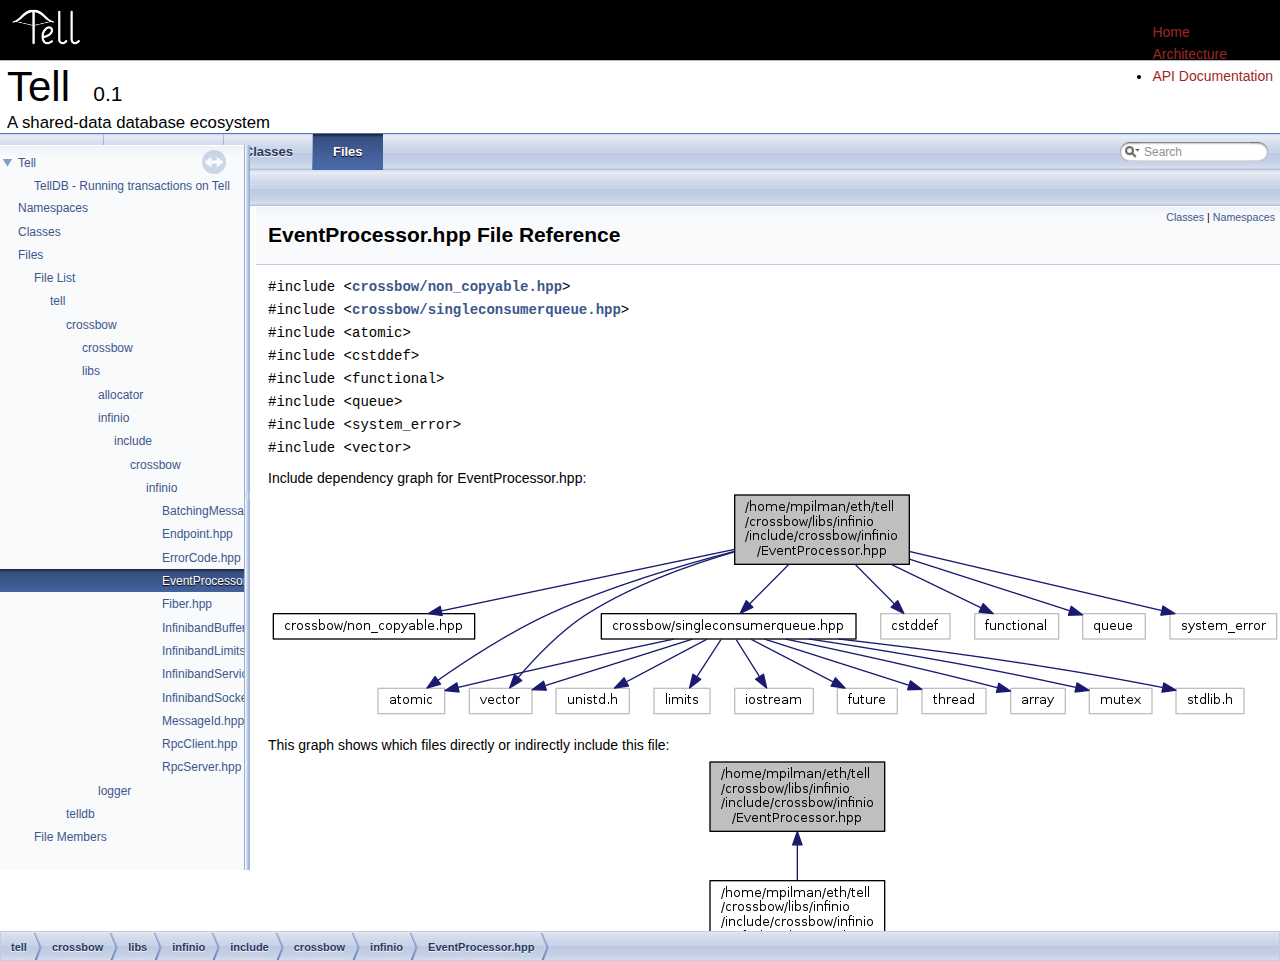
<file: api/_event_processor_8hpp.html>
<!-- HTML header for doxygen 1.8.10-->
<!DOCTYPE html>
<html xmlns="http://www.w3.org/1999/xhtml" xml:lang="en" lang="en">
    <head>
        <meta charset="utf-8"/>
        <title>/home/mpilman/eth/tell/crossbow/libs/infinio/include/crossbow/infinio/EventProcessor.hpp File Reference$</title>
        <link rel="stylesheet" href="http://yui.yahooapis.com/pure/0.6.0/pure-min.css">
        <link rel="stylesheet" href="http://yui.yahooapis.com/pure/0.6.0/grids-responsive-min.css">
        <link rel="stylesheet" href="http://netdna.bootstrapcdn.com/font-awesome/4.4.0/css/font-awesome.css">
        <link rel="stylesheet" href="/css/default.css">
        <script src="//code.jquery.com/jquery-1.11.3.min.js"></script>
        <script>
            var isLanding = false;
            var menu = 'API Documentation';
        </script>
<title>Tell: /home/mpilman/eth/tell/crossbow/libs/infinio/include/crossbow/infinio/EventProcessor.hpp File Reference</title>
<link href="tabs.css" rel="stylesheet" type="text/css"/>
<script type="text/javascript" src="jquery.js"></script>
<script type="text/javascript" src="dynsections.js"></script>
<link href="navtree.css" rel="stylesheet" type="text/css"/>
<script type="text/javascript" src="resize.js"></script>
<script type="text/javascript" src="navtreedata.js"></script>
<script type="text/javascript" src="navtree.js"></script>
<script type="text/javascript">
  $(document).ready(initResizable);
  $(window).load(resizeHeight);
</script>
<link href="search/search.css" rel="stylesheet" type="text/css"/>
<script type="text/javascript" src="search/searchdata.js"></script>
<script type="text/javascript" src="search/search.js"></script>
<script type="text/javascript">
  $(document).ready(function() { init_search(); });
</script>
<link href="doxygen.css" rel="stylesheet" type="text/css" />
<link href="customdoxygen.css" rel="stylesheet" type="text/css"/>
</head>
<body id="tell">
        <div class="header">
            <div class="home-menu pure-menu pure-menu-horizontal pure-menu-fixed">
                <ul id="menu" class="pure-menu-list">
                </ul>
                <a class="pure-menu-heading"><img class="img-header" src="/images/tell-black.png"/></a>
            </div>
        </div>
<div id="top"><!-- do not remove this div, it is closed by doxygen! -->
<div id="titlearea">
<table cellspacing="0" cellpadding="0">
 <tbody>
 <tr style="height: 56px;">
  <td id="projectalign" style="padding-left: 0.5em;">
   <div id="projectname">Tell
   &#160;<span id="projectnumber">0.1</span>
   </div>
   <div id="projectbrief">A shared-data database ecosystem</div>
  </td>
 </tr>
 </tbody>
</table>
</div>
<!-- end header part -->
<!-- Generated by Doxygen 1.8.10 -->
<script type="text/javascript">
var searchBox = new SearchBox("searchBox", "search",false,'Search');
</script>
  <div id="navrow1" class="tabs">
    <ul class="tablist">
      <li><a href="index.html"><span>Main&#160;Page</span></a></li>
      <li><a href="namespaces.html"><span>Namespaces</span></a></li>
      <li><a href="annotated.html"><span>Classes</span></a></li>
      <li class="current"><a href="files.html"><span>Files</span></a></li>
      <li>
        <div id="MSearchBox" class="MSearchBoxInactive">
        <span class="left">
          <img id="MSearchSelect" src="search/mag_sel.png"
               onmouseover="return searchBox.OnSearchSelectShow()"
               onmouseout="return searchBox.OnSearchSelectHide()"
               alt=""/>
          <input type="text" id="MSearchField" value="Search" accesskey="S"
               onfocus="searchBox.OnSearchFieldFocus(true)" 
               onblur="searchBox.OnSearchFieldFocus(false)" 
               onkeyup="searchBox.OnSearchFieldChange(event)"/>
          </span><span class="right">
            <a id="MSearchClose" href="javascript:searchBox.CloseResultsWindow()"><img id="MSearchCloseImg" border="0" src="search/close.png" alt=""/></a>
          </span>
        </div>
      </li>
    </ul>
  </div>
  <div id="navrow2" class="tabs2">
    <ul class="tablist">
      <li><a href="files.html"><span>File&#160;List</span></a></li>
      <li><a href="globals.html"><span>File&#160;Members</span></a></li>
    </ul>
  </div>
</div><!-- top -->
<div id="side-nav" class="ui-resizable side-nav-resizable">
  <div id="nav-tree">
    <div id="nav-tree-contents">
      <div id="nav-sync" class="sync"></div>
    </div>
  </div>
  <div id="splitbar" style="-moz-user-select:none;" 
       class="ui-resizable-handle">
  </div>
</div>
<script type="text/javascript">
$(document).ready(function(){initNavTree('_event_processor_8hpp.html','');});
</script>
<div id="doc-content">
<!-- window showing the filter options -->
<div id="MSearchSelectWindow"
     onmouseover="return searchBox.OnSearchSelectShow()"
     onmouseout="return searchBox.OnSearchSelectHide()"
     onkeydown="return searchBox.OnSearchSelectKey(event)">
</div>

<!-- iframe showing the search results (closed by default) -->
<div id="MSearchResultsWindow">
<iframe src="javascript:void(0)" frameborder="0" 
        name="MSearchResults" id="MSearchResults">
</iframe>
</div>

<div class="header">
  <div class="summary">
<a href="#nested-classes">Classes</a> &#124;
<a href="#namespaces">Namespaces</a>  </div>
  <div class="headertitle">
<div class="title">EventProcessor.hpp File Reference</div>  </div>
</div><!--header-->
<div class="contents">
<div class="textblock"><code>#include &lt;<a class="el" href="non__copyable_8hpp_source.html">crossbow/non_copyable.hpp</a>&gt;</code><br />
<code>#include &lt;<a class="el" href="singleconsumerqueue_8hpp_source.html">crossbow/singleconsumerqueue.hpp</a>&gt;</code><br />
<code>#include &lt;atomic&gt;</code><br />
<code>#include &lt;cstddef&gt;</code><br />
<code>#include &lt;functional&gt;</code><br />
<code>#include &lt;queue&gt;</code><br />
<code>#include &lt;system_error&gt;</code><br />
<code>#include &lt;vector&gt;</code><br />
</div><div class="textblock"><div class="dynheader">
Include dependency graph for EventProcessor.hpp:</div>
<div class="dyncontent">
<div class="center"><img src="_event_processor_8hpp__incl.png" border="0" usemap="#_2home_2mpilman_2eth_2tell_2crossbow_2libs_2infinio_2include_2crossbow_2infinio_2_event_processor_8hpp" alt=""/></div>
<map name="_2home_2mpilman_2eth_2tell_2crossbow_2libs_2infinio_2include_2crossbow_2infinio_2_event_processor_8hpp" id="_2home_2mpilman_2eth_2tell_2crossbow_2libs_2infinio_2include_2crossbow_2infinio_2_event_processor_8hpp">
<area shape="rect" id="node2" href="non__copyable_8hpp.html" title="crossbow/non_copyable.hpp" alt="" coords="5,124,207,151"/>
<area shape="rect" id="node3" href="singleconsumerqueue_8hpp.html" title="crossbow/singleconsumerqueue.hpp" alt="" coords="333,124,588,151"/>
</map>
</div>
</div><div class="textblock"><div class="dynheader">
This graph shows which files directly or indirectly include this file:</div>
<div class="dyncontent">
<div class="center"><img src="_event_processor_8hpp__dep__incl.png" border="0" usemap="#_2home_2mpilman_2eth_2tell_2crossbow_2libs_2infinio_2include_2crossbow_2infinio_2_event_processor_8hppdep" alt=""/></div>
<map name="_2home_2mpilman_2eth_2tell_2crossbow_2libs_2infinio_2include_2crossbow_2infinio_2_event_processor_8hppdep" id="_2home_2mpilman_2eth_2tell_2crossbow_2libs_2infinio_2include_2crossbow_2infinio_2_event_processor_8hppdep">
<area shape="rect" id="node2" href="_infiniband_service_8hpp.html" title="/home/mpilman/eth/tell\l/crossbow/libs/infinio\l/include/crossbow/infinio\l/InfinibandService.hpp" alt="" coords="132,124,307,195"/>
<area shape="rect" id="node3" href="_batching_message_socket_8hpp.html" title="/home/mpilman/eth/tell\l/crossbow/libs/infinio\l/include/crossbow/infinio\l/BatchingMessageSocket.hpp" alt="" coords="43,243,254,313"/>
<area shape="rect" id="node5" href="_rpc_server_8hpp.html" title="/home/mpilman/eth/tell\l/crossbow/libs/infinio\l/include/crossbow/infinio\l/RpcServer.hpp" alt="" coords="204,361,379,432"/>
<area shape="rect" id="node4" href="_rpc_client_8hpp.html" title="/home/mpilman/eth/tell\l/crossbow/libs/infinio\l/include/crossbow/infinio\l/RpcClient.hpp" alt="" coords="5,361,180,432"/>
</map>
</div>
</div>
<p><a href="_event_processor_8hpp_source.html">Go to the source code of this file.</a></p>
<table class="memberdecls">
<tr class="heading"><td colspan="2"><h2 class="groupheader"><a name="nested-classes"></a>
Classes</h2></td></tr>
<tr class="memitem:"><td class="memItemLeft" align="right" valign="top">class &#160;</td><td class="memItemRight" valign="bottom"><a class="el" href="classcrossbow_1_1infinio_1_1_event_poll.html">crossbow::infinio::EventPoll</a></td></tr>
<tr class="memdesc:"><td class="mdescLeft">&#160;</td><td class="mdescRight">Interface providing an event poller invoked by the <a class="el" href="classcrossbow_1_1infinio_1_1_event_processor.html" title="Class providing a simple poll based event loop. ">EventProcessor</a>.  <a href="classcrossbow_1_1infinio_1_1_event_poll.html#details">More...</a><br /></td></tr>
<tr class="separator:"><td class="memSeparator" colspan="2">&#160;</td></tr>
<tr class="memitem:"><td class="memItemLeft" align="right" valign="top">class &#160;</td><td class="memItemRight" valign="bottom"><a class="el" href="classcrossbow_1_1infinio_1_1_event_processor.html">crossbow::infinio::EventProcessor</a></td></tr>
<tr class="memdesc:"><td class="mdescLeft">&#160;</td><td class="mdescRight">Class providing a simple poll based event loop.  <a href="classcrossbow_1_1infinio_1_1_event_processor.html#details">More...</a><br /></td></tr>
<tr class="separator:"><td class="memSeparator" colspan="2">&#160;</td></tr>
<tr class="memitem:"><td class="memItemLeft" align="right" valign="top">class &#160;</td><td class="memItemRight" valign="bottom"><a class="el" href="classcrossbow_1_1infinio_1_1_task_queue.html">crossbow::infinio::TaskQueue</a></td></tr>
<tr class="memdesc:"><td class="mdescLeft">&#160;</td><td class="mdescRight">Event Poller polling a task queue and executing tasks from it.  <a href="classcrossbow_1_1infinio_1_1_task_queue.html#details">More...</a><br /></td></tr>
<tr class="separator:"><td class="memSeparator" colspan="2">&#160;</td></tr>
<tr class="memitem:"><td class="memItemLeft" align="right" valign="top">class &#160;</td><td class="memItemRight" valign="bottom"><a class="el" href="classcrossbow_1_1infinio_1_1_local_task_queue.html">crossbow::infinio::LocalTaskQueue</a></td></tr>
<tr class="memdesc:"><td class="mdescLeft">&#160;</td><td class="mdescRight">Event Poller polling a task queue and executing tasks from it.  <a href="classcrossbow_1_1infinio_1_1_local_task_queue.html#details">More...</a><br /></td></tr>
<tr class="separator:"><td class="memSeparator" colspan="2">&#160;</td></tr>
</table><table class="memberdecls">
<tr class="heading"><td colspan="2"><h2 class="groupheader"><a name="namespaces"></a>
Namespaces</h2></td></tr>
<tr class="memitem:namespacecrossbow"><td class="memItemLeft" align="right" valign="top"> &#160;</td><td class="memItemRight" valign="bottom"><a class="el" href="namespacecrossbow.html">crossbow</a></td></tr>
<tr class="separator:"><td class="memSeparator" colspan="2">&#160;</td></tr>
<tr class="memitem:namespacecrossbow_1_1infinio"><td class="memItemLeft" align="right" valign="top"> &#160;</td><td class="memItemRight" valign="bottom"><a class="el" href="namespacecrossbow_1_1infinio.html">crossbow::infinio</a></td></tr>
<tr class="separator:"><td class="memSeparator" colspan="2">&#160;</td></tr>
</table>
</div><!-- contents -->
</div><!-- doc-content -->
<!-- HTML footer for doxygen 1.8.10-->
<!-- start footer part -->
<div id="nav-path" class="navpath"><!-- id is needed for treeview function! -->
  <ul>
    <li class="navelem"><a class="el" href="dir_ca70adcae13d8017c1b08fec3a33ea10.html">tell</a></li><li class="navelem"><a class="el" href="dir_5d338ab805498955edcdee28fb0fe999.html">crossbow</a></li><li class="navelem"><a class="el" href="dir_8e18f3c2dabce561a420e9c51f59ee12.html">libs</a></li><li class="navelem"><a class="el" href="dir_73fc7f9d53bc541eb071b90c06bd5928.html">infinio</a></li><li class="navelem"><a class="el" href="dir_86d4def3433ebb4e22eecec1614d6653.html">include</a></li><li class="navelem"><a class="el" href="dir_78e37b70f5877624ee2a5d70355ff9fe.html">crossbow</a></li><li class="navelem"><a class="el" href="dir_8a5ee8ff28779df186d6d08ef6bc10ae.html">infinio</a></li><li class="navelem"><a class="el" href="_event_processor_8hpp.html">EventProcessor.hpp</a></li>
  </ul>
</div>
<script src="/js/load-menu.js"></script>
</body>
</html>
</file>
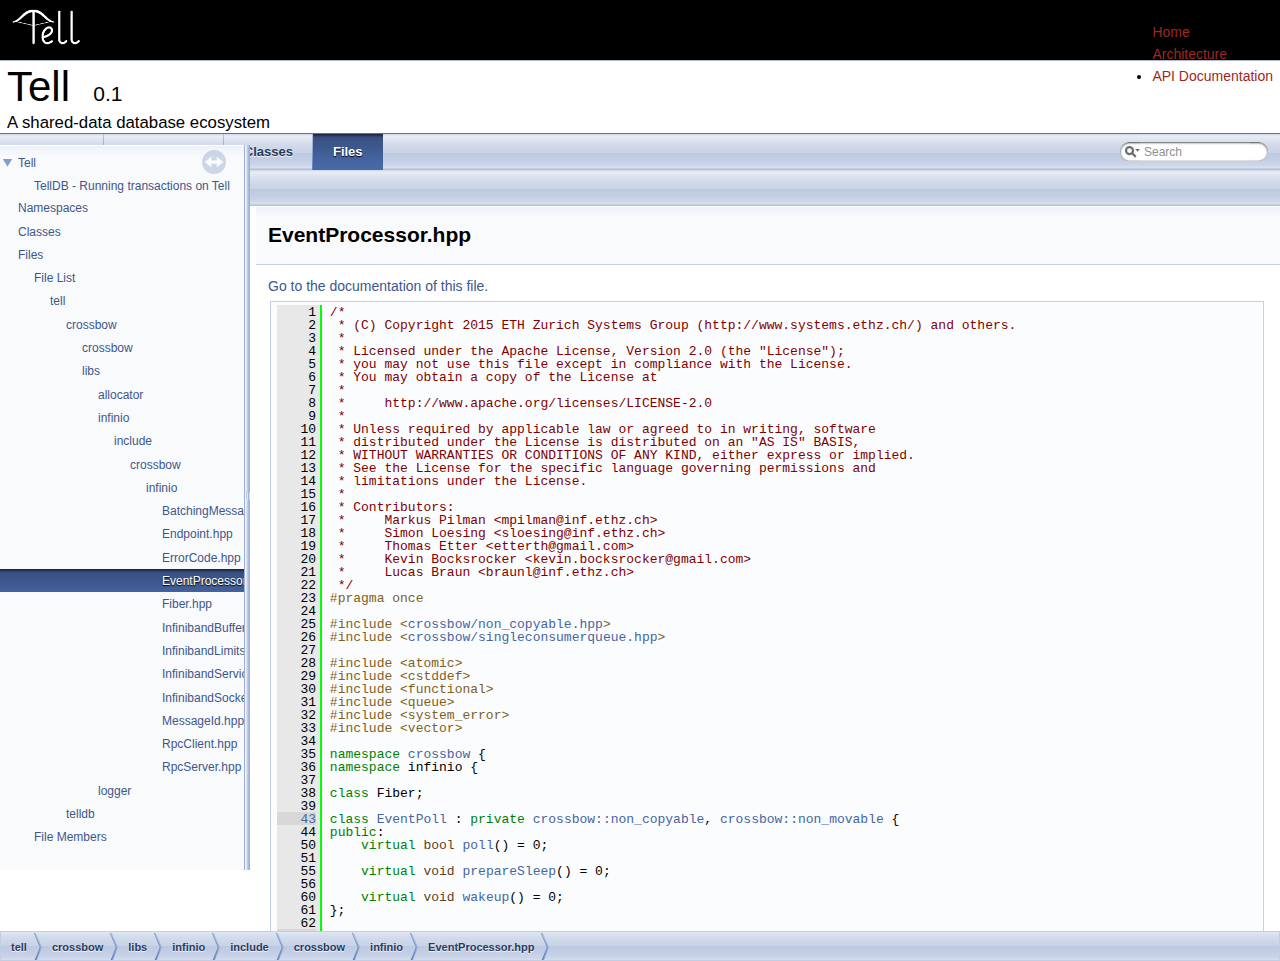
<file: api/_event_processor_8hpp_source.html>
<!-- HTML header for doxygen 1.8.10-->
<!DOCTYPE html>
<html xmlns="http://www.w3.org/1999/xhtml" xml:lang="en" lang="en">
    <head>
        <meta charset="utf-8"/>
        <title>/home/mpilman/eth/tell/crossbow/libs/infinio/include/crossbow/infinio/EventProcessor.hpp Source File$</title>
        <link rel="stylesheet" href="http://yui.yahooapis.com/pure/0.6.0/pure-min.css">
        <link rel="stylesheet" href="http://yui.yahooapis.com/pure/0.6.0/grids-responsive-min.css">
        <link rel="stylesheet" href="http://netdna.bootstrapcdn.com/font-awesome/4.4.0/css/font-awesome.css">
        <link rel="stylesheet" href="/css/default.css">
        <script src="//code.jquery.com/jquery-1.11.3.min.js"></script>
        <script>
            var isLanding = false;
            var menu = 'API Documentation';
        </script>
<title>Tell: /home/mpilman/eth/tell/crossbow/libs/infinio/include/crossbow/infinio/EventProcessor.hpp Source File</title>
<link href="tabs.css" rel="stylesheet" type="text/css"/>
<script type="text/javascript" src="jquery.js"></script>
<script type="text/javascript" src="dynsections.js"></script>
<link href="navtree.css" rel="stylesheet" type="text/css"/>
<script type="text/javascript" src="resize.js"></script>
<script type="text/javascript" src="navtreedata.js"></script>
<script type="text/javascript" src="navtree.js"></script>
<script type="text/javascript">
  $(document).ready(initResizable);
  $(window).load(resizeHeight);
</script>
<link href="search/search.css" rel="stylesheet" type="text/css"/>
<script type="text/javascript" src="search/searchdata.js"></script>
<script type="text/javascript" src="search/search.js"></script>
<script type="text/javascript">
  $(document).ready(function() { init_search(); });
</script>
<link href="doxygen.css" rel="stylesheet" type="text/css" />
<link href="customdoxygen.css" rel="stylesheet" type="text/css"/>
</head>
<body id="tell">
        <div class="header">
            <div class="home-menu pure-menu pure-menu-horizontal pure-menu-fixed">
                <ul id="menu" class="pure-menu-list">
                </ul>
                <a class="pure-menu-heading"><img class="img-header" src="/images/tell-black.png"/></a>
            </div>
        </div>
<div id="top"><!-- do not remove this div, it is closed by doxygen! -->
<div id="titlearea">
<table cellspacing="0" cellpadding="0">
 <tbody>
 <tr style="height: 56px;">
  <td id="projectalign" style="padding-left: 0.5em;">
   <div id="projectname">Tell
   &#160;<span id="projectnumber">0.1</span>
   </div>
   <div id="projectbrief">A shared-data database ecosystem</div>
  </td>
 </tr>
 </tbody>
</table>
</div>
<!-- end header part -->
<!-- Generated by Doxygen 1.8.10 -->
<script type="text/javascript">
var searchBox = new SearchBox("searchBox", "search",false,'Search');
</script>
  <div id="navrow1" class="tabs">
    <ul class="tablist">
      <li><a href="index.html"><span>Main&#160;Page</span></a></li>
      <li><a href="namespaces.html"><span>Namespaces</span></a></li>
      <li><a href="annotated.html"><span>Classes</span></a></li>
      <li class="current"><a href="files.html"><span>Files</span></a></li>
      <li>
        <div id="MSearchBox" class="MSearchBoxInactive">
        <span class="left">
          <img id="MSearchSelect" src="search/mag_sel.png"
               onmouseover="return searchBox.OnSearchSelectShow()"
               onmouseout="return searchBox.OnSearchSelectHide()"
               alt=""/>
          <input type="text" id="MSearchField" value="Search" accesskey="S"
               onfocus="searchBox.OnSearchFieldFocus(true)" 
               onblur="searchBox.OnSearchFieldFocus(false)" 
               onkeyup="searchBox.OnSearchFieldChange(event)"/>
          </span><span class="right">
            <a id="MSearchClose" href="javascript:searchBox.CloseResultsWindow()"><img id="MSearchCloseImg" border="0" src="search/close.png" alt=""/></a>
          </span>
        </div>
      </li>
    </ul>
  </div>
  <div id="navrow2" class="tabs2">
    <ul class="tablist">
      <li><a href="files.html"><span>File&#160;List</span></a></li>
      <li><a href="globals.html"><span>File&#160;Members</span></a></li>
    </ul>
  </div>
</div><!-- top -->
<div id="side-nav" class="ui-resizable side-nav-resizable">
  <div id="nav-tree">
    <div id="nav-tree-contents">
      <div id="nav-sync" class="sync"></div>
    </div>
  </div>
  <div id="splitbar" style="-moz-user-select:none;" 
       class="ui-resizable-handle">
  </div>
</div>
<script type="text/javascript">
$(document).ready(function(){initNavTree('_event_processor_8hpp_source.html','');});
</script>
<div id="doc-content">
<!-- window showing the filter options -->
<div id="MSearchSelectWindow"
     onmouseover="return searchBox.OnSearchSelectShow()"
     onmouseout="return searchBox.OnSearchSelectHide()"
     onkeydown="return searchBox.OnSearchSelectKey(event)">
</div>

<!-- iframe showing the search results (closed by default) -->
<div id="MSearchResultsWindow">
<iframe src="javascript:void(0)" frameborder="0" 
        name="MSearchResults" id="MSearchResults">
</iframe>
</div>

<div class="header">
  <div class="headertitle">
<div class="title">EventProcessor.hpp</div>  </div>
</div><!--header-->
<div class="contents">
<a href="_event_processor_8hpp.html">Go to the documentation of this file.</a><div class="fragment"><div class="line"><a name="l00001"></a><span class="lineno">    1</span>&#160;<span class="comment">/*</span></div>
<div class="line"><a name="l00002"></a><span class="lineno">    2</span>&#160;<span class="comment"> * (C) Copyright 2015 ETH Zurich Systems Group (http://www.systems.ethz.ch/) and others.</span></div>
<div class="line"><a name="l00003"></a><span class="lineno">    3</span>&#160;<span class="comment"> *</span></div>
<div class="line"><a name="l00004"></a><span class="lineno">    4</span>&#160;<span class="comment"> * Licensed under the Apache License, Version 2.0 (the &quot;License&quot;);</span></div>
<div class="line"><a name="l00005"></a><span class="lineno">    5</span>&#160;<span class="comment"> * you may not use this file except in compliance with the License.</span></div>
<div class="line"><a name="l00006"></a><span class="lineno">    6</span>&#160;<span class="comment"> * You may obtain a copy of the License at</span></div>
<div class="line"><a name="l00007"></a><span class="lineno">    7</span>&#160;<span class="comment"> *</span></div>
<div class="line"><a name="l00008"></a><span class="lineno">    8</span>&#160;<span class="comment"> *     http://www.apache.org/licenses/LICENSE-2.0</span></div>
<div class="line"><a name="l00009"></a><span class="lineno">    9</span>&#160;<span class="comment"> *</span></div>
<div class="line"><a name="l00010"></a><span class="lineno">   10</span>&#160;<span class="comment"> * Unless required by applicable law or agreed to in writing, software</span></div>
<div class="line"><a name="l00011"></a><span class="lineno">   11</span>&#160;<span class="comment"> * distributed under the License is distributed on an &quot;AS IS&quot; BASIS,</span></div>
<div class="line"><a name="l00012"></a><span class="lineno">   12</span>&#160;<span class="comment"> * WITHOUT WARRANTIES OR CONDITIONS OF ANY KIND, either express or implied.</span></div>
<div class="line"><a name="l00013"></a><span class="lineno">   13</span>&#160;<span class="comment"> * See the License for the specific language governing permissions and</span></div>
<div class="line"><a name="l00014"></a><span class="lineno">   14</span>&#160;<span class="comment"> * limitations under the License.</span></div>
<div class="line"><a name="l00015"></a><span class="lineno">   15</span>&#160;<span class="comment"> *</span></div>
<div class="line"><a name="l00016"></a><span class="lineno">   16</span>&#160;<span class="comment"> * Contributors:</span></div>
<div class="line"><a name="l00017"></a><span class="lineno">   17</span>&#160;<span class="comment"> *     Markus Pilman &lt;mpilman@inf.ethz.ch&gt;</span></div>
<div class="line"><a name="l00018"></a><span class="lineno">   18</span>&#160;<span class="comment"> *     Simon Loesing &lt;sloesing@inf.ethz.ch&gt;</span></div>
<div class="line"><a name="l00019"></a><span class="lineno">   19</span>&#160;<span class="comment"> *     Thomas Etter &lt;etterth@gmail.com&gt;</span></div>
<div class="line"><a name="l00020"></a><span class="lineno">   20</span>&#160;<span class="comment"> *     Kevin Bocksrocker &lt;kevin.bocksrocker@gmail.com&gt;</span></div>
<div class="line"><a name="l00021"></a><span class="lineno">   21</span>&#160;<span class="comment"> *     Lucas Braun &lt;braunl@inf.ethz.ch&gt;</span></div>
<div class="line"><a name="l00022"></a><span class="lineno">   22</span>&#160;<span class="comment"> */</span></div>
<div class="line"><a name="l00023"></a><span class="lineno">   23</span>&#160;<span class="preprocessor">#pragma once</span></div>
<div class="line"><a name="l00024"></a><span class="lineno">   24</span>&#160;</div>
<div class="line"><a name="l00025"></a><span class="lineno">   25</span>&#160;<span class="preprocessor">#include &lt;<a class="code" href="non__copyable_8hpp.html">crossbow/non_copyable.hpp</a>&gt;</span></div>
<div class="line"><a name="l00026"></a><span class="lineno">   26</span>&#160;<span class="preprocessor">#include &lt;<a class="code" href="singleconsumerqueue_8hpp.html">crossbow/singleconsumerqueue.hpp</a>&gt;</span></div>
<div class="line"><a name="l00027"></a><span class="lineno">   27</span>&#160;</div>
<div class="line"><a name="l00028"></a><span class="lineno">   28</span>&#160;<span class="preprocessor">#include &lt;atomic&gt;</span></div>
<div class="line"><a name="l00029"></a><span class="lineno">   29</span>&#160;<span class="preprocessor">#include &lt;cstddef&gt;</span></div>
<div class="line"><a name="l00030"></a><span class="lineno">   30</span>&#160;<span class="preprocessor">#include &lt;functional&gt;</span></div>
<div class="line"><a name="l00031"></a><span class="lineno">   31</span>&#160;<span class="preprocessor">#include &lt;queue&gt;</span></div>
<div class="line"><a name="l00032"></a><span class="lineno">   32</span>&#160;<span class="preprocessor">#include &lt;system_error&gt;</span></div>
<div class="line"><a name="l00033"></a><span class="lineno">   33</span>&#160;<span class="preprocessor">#include &lt;vector&gt;</span></div>
<div class="line"><a name="l00034"></a><span class="lineno">   34</span>&#160;</div>
<div class="line"><a name="l00035"></a><span class="lineno">   35</span>&#160;<span class="keyword">namespace </span><a class="code" href="namespacecrossbow.html">crossbow</a> {</div>
<div class="line"><a name="l00036"></a><span class="lineno">   36</span>&#160;<span class="keyword">namespace </span>infinio {</div>
<div class="line"><a name="l00037"></a><span class="lineno">   37</span>&#160;</div>
<div class="line"><a name="l00038"></a><span class="lineno">   38</span>&#160;<span class="keyword">class </span>Fiber;</div>
<div class="line"><a name="l00039"></a><span class="lineno">   39</span>&#160;</div>
<div class="line"><a name="l00043"></a><span class="lineno"><a class="line" href="classcrossbow_1_1infinio_1_1_event_poll.html">   43</a></span>&#160;<span class="keyword">class </span><a class="code" href="classcrossbow_1_1infinio_1_1_event_poll.html">EventPoll</a> : <span class="keyword">private</span> <a class="code" href="classcrossbow_1_1non__copyable.html">crossbow::non_copyable</a>, <a class="code" href="classcrossbow_1_1non__movable.html">crossbow::non_movable</a> {</div>
<div class="line"><a name="l00044"></a><span class="lineno">   44</span>&#160;<span class="keyword">public</span>:</div>
<div class="line"><a name="l00050"></a><span class="lineno">   50</span>&#160;    <span class="keyword">virtual</span> <span class="keywordtype">bool</span> <a class="code" href="classcrossbow_1_1infinio_1_1_event_poll.html#a5531fb00028eb79adba7b678bab7e3d6">poll</a>() = 0;</div>
<div class="line"><a name="l00051"></a><span class="lineno">   51</span>&#160;</div>
<div class="line"><a name="l00055"></a><span class="lineno">   55</span>&#160;    <span class="keyword">virtual</span> <span class="keywordtype">void</span> <a class="code" href="classcrossbow_1_1infinio_1_1_event_poll.html#a1680db113341250c64f51b3af14ca578">prepareSleep</a>() = 0;</div>
<div class="line"><a name="l00056"></a><span class="lineno">   56</span>&#160;</div>
<div class="line"><a name="l00060"></a><span class="lineno">   60</span>&#160;    <span class="keyword">virtual</span> <span class="keywordtype">void</span> <a class="code" href="classcrossbow_1_1infinio_1_1_event_poll.html#ae4ce2ed048bafc1578df635c38c63259">wakeup</a>() = 0;</div>
<div class="line"><a name="l00061"></a><span class="lineno">   61</span>&#160;};</div>
<div class="line"><a name="l00062"></a><span class="lineno">   62</span>&#160;</div>
<div class="line"><a name="l00069"></a><span class="lineno"><a class="line" href="classcrossbow_1_1infinio_1_1_event_processor.html">   69</a></span>&#160;<span class="keyword">class </span><a class="code" href="classcrossbow_1_1infinio_1_1_event_processor.html">EventProcessor</a> : <span class="keyword">private</span> <a class="code" href="classcrossbow_1_1non__copyable.html">crossbow::non_copyable</a>, <a class="code" href="classcrossbow_1_1non__movable.html">crossbow::non_movable</a> {</div>
<div class="line"><a name="l00070"></a><span class="lineno">   70</span>&#160;<span class="keyword">public</span>:</div>
<div class="line"><a name="l00078"></a><span class="lineno">   78</span>&#160;    <a class="code" href="classcrossbow_1_1infinio_1_1_event_processor.html#ac62240d70c4fe864e1f32fa4eefa73b6">EventProcessor</a>(uint64_t pollCycles);</div>
<div class="line"><a name="l00079"></a><span class="lineno">   79</span>&#160;</div>
<div class="line"><a name="l00083"></a><span class="lineno">   83</span>&#160;    <a class="code" href="classcrossbow_1_1infinio_1_1_event_processor.html#a6e784628d548f72f5874570bfc42839c">~EventProcessor</a>();</div>
<div class="line"><a name="l00084"></a><span class="lineno">   84</span>&#160;</div>
<div class="line"><a name="l00088"></a><span class="lineno"><a class="line" href="classcrossbow_1_1infinio_1_1_event_processor.html#a8d948b3d64f0ce7c73d973631e54bc71">   88</a></span>&#160;    std::thread::id <a class="code" href="classcrossbow_1_1infinio_1_1_event_processor.html#a8d948b3d64f0ce7c73d973631e54bc71">threadId</a>()<span class="keyword"> const </span>{</div>
<div class="line"><a name="l00089"></a><span class="lineno">   89</span>&#160;        <span class="keywordflow">return</span> mPollThread.get_id();</div>
<div class="line"><a name="l00090"></a><span class="lineno">   90</span>&#160;    }</div>
<div class="line"><a name="l00091"></a><span class="lineno">   91</span>&#160;</div>
<div class="line"><a name="l00100"></a><span class="lineno">  100</span>&#160;    <span class="keywordtype">void</span> <a class="code" href="classcrossbow_1_1infinio_1_1_event_processor.html#aeda672519fde10112294b27d8ea357f2">registerPoll</a>(<span class="keywordtype">int</span> fd, <a class="code" href="classcrossbow_1_1infinio_1_1_event_poll.html">EventPoll</a>* poll);</div>
<div class="line"><a name="l00101"></a><span class="lineno">  101</span>&#160;</div>
<div class="line"><a name="l00110"></a><span class="lineno">  110</span>&#160;    <span class="keywordtype">void</span> <a class="code" href="classcrossbow_1_1infinio_1_1_event_processor.html#a286824679461f308c2e7bafdc194b145">deregisterPoll</a>(<span class="keywordtype">int</span> fd, <a class="code" href="classcrossbow_1_1infinio_1_1_event_poll.html">EventPoll</a>* poll);</div>
<div class="line"><a name="l00111"></a><span class="lineno">  111</span>&#160;</div>
<div class="line"><a name="l00115"></a><span class="lineno">  115</span>&#160;    <span class="keywordtype">void</span> <a class="code" href="classcrossbow_1_1infinio_1_1_event_processor.html#a5f61a3d62361a5647a4b5155ccdbaf85">start</a>();</div>
<div class="line"><a name="l00116"></a><span class="lineno">  116</span>&#160;</div>
<div class="line"><a name="l00117"></a><span class="lineno">  117</span>&#160;<span class="keyword">private</span>:</div>
<div class="line"><a name="l00121"></a><span class="lineno">  121</span>&#160;    <span class="keywordtype">void</span> doPoll();</div>
<div class="line"><a name="l00122"></a><span class="lineno">  122</span>&#160;</div>
<div class="line"><a name="l00124"></a><span class="lineno">  124</span>&#160;    uint64_t mPollCycles;</div>
<div class="line"><a name="l00125"></a><span class="lineno">  125</span>&#160;</div>
<div class="line"><a name="l00127"></a><span class="lineno">  127</span>&#160;    <span class="keywordtype">int</span> mEpoll;</div>
<div class="line"><a name="l00128"></a><span class="lineno">  128</span>&#160;</div>
<div class="line"><a name="l00130"></a><span class="lineno">  130</span>&#160;    std::thread mPollThread;</div>
<div class="line"><a name="l00131"></a><span class="lineno">  131</span>&#160;</div>
<div class="line"><a name="l00133"></a><span class="lineno">  133</span>&#160;    std::vector&lt;EventPoll*&gt; mPoller;</div>
<div class="line"><a name="l00134"></a><span class="lineno">  134</span>&#160;};</div>
<div class="line"><a name="l00135"></a><span class="lineno">  135</span>&#160;</div>
<div class="line"><a name="l00141"></a><span class="lineno"><a class="line" href="classcrossbow_1_1infinio_1_1_task_queue.html">  141</a></span>&#160;<span class="keyword">class </span><a class="code" href="classcrossbow_1_1infinio_1_1_task_queue.html">TaskQueue</a> : <span class="keyword">private</span> <a class="code" href="classcrossbow_1_1infinio_1_1_event_poll.html">EventPoll</a> {</div>
<div class="line"><a name="l00142"></a><span class="lineno">  142</span>&#160;<span class="keyword">public</span>:</div>
<div class="line"><a name="l00143"></a><span class="lineno">  143</span>&#160;    <a class="code" href="classcrossbow_1_1infinio_1_1_task_queue.html#a6406d63f1f6e7439dc3ea3659c079298">TaskQueue</a>(<a class="code" href="classcrossbow_1_1infinio_1_1_event_processor.html">EventProcessor</a>&amp; processor);</div>
<div class="line"><a name="l00144"></a><span class="lineno">  144</span>&#160;</div>
<div class="line"><a name="l00145"></a><span class="lineno">  145</span>&#160;    <a class="code" href="classcrossbow_1_1infinio_1_1_task_queue.html#a1055a1ea142e816b3c551396e00afcb1">~TaskQueue</a>();</div>
<div class="line"><a name="l00146"></a><span class="lineno">  146</span>&#160;</div>
<div class="line"><a name="l00156"></a><span class="lineno">  156</span>&#160;    <span class="keywordtype">void</span> <a class="code" href="classcrossbow_1_1infinio_1_1_task_queue.html#a8e296b0874415b5b3104c31e9f8f99ef">execute</a>(std::function&lt;<span class="keywordtype">void</span>()&gt; fun);</div>
<div class="line"><a name="l00157"></a><span class="lineno">  157</span>&#160;</div>
<div class="line"><a name="l00158"></a><span class="lineno">  158</span>&#160;<span class="keyword">private</span>:</div>
<div class="line"><a name="l00159"></a><span class="lineno">  159</span>&#160;    <span class="keyword">virtual</span> <span class="keywordtype">bool</span> poll() <span class="keyword">final</span> <span class="keyword">override</span>;</div>
<div class="line"><a name="l00160"></a><span class="lineno">  160</span>&#160;</div>
<div class="line"><a name="l00161"></a><span class="lineno">  161</span>&#160;    <span class="keyword">virtual</span> <span class="keywordtype">void</span> prepareSleep() <span class="keyword">final</span> <span class="keyword">override</span>;</div>
<div class="line"><a name="l00162"></a><span class="lineno">  162</span>&#160;</div>
<div class="line"><a name="l00163"></a><span class="lineno">  163</span>&#160;    <span class="keyword">virtual</span> <span class="keywordtype">void</span> wakeup() <span class="keyword">final</span> <span class="keyword">override</span>;</div>
<div class="line"><a name="l00164"></a><span class="lineno">  164</span>&#160;</div>
<div class="line"><a name="l00165"></a><span class="lineno">  165</span>&#160;    <a class="code" href="classcrossbow_1_1infinio_1_1_event_processor.html">EventProcessor</a>&amp; mProcessor;</div>
<div class="line"><a name="l00166"></a><span class="lineno">  166</span>&#160;</div>
<div class="line"><a name="l00168"></a><span class="lineno">  168</span>&#160;    <a class="code" href="classcrossbow_1_1_single_consumer_queue.html">crossbow::SingleConsumerQueue&lt;std::function&lt;void()&gt;</a>, 256&gt; mTaskQueue;</div>
<div class="line"><a name="l00169"></a><span class="lineno">  169</span>&#160;</div>
<div class="line"><a name="l00171"></a><span class="lineno">  171</span>&#160;    <span class="keywordtype">int</span> mInterrupt;</div>
<div class="line"><a name="l00172"></a><span class="lineno">  172</span>&#160;</div>
<div class="line"><a name="l00174"></a><span class="lineno">  174</span>&#160;    std::atomic&lt;bool&gt; mSleeping;</div>
<div class="line"><a name="l00175"></a><span class="lineno">  175</span>&#160;};</div>
<div class="line"><a name="l00176"></a><span class="lineno">  176</span>&#160;</div>
<div class="line"><a name="l00182"></a><span class="lineno"><a class="line" href="classcrossbow_1_1infinio_1_1_local_task_queue.html">  182</a></span>&#160;<span class="keyword">class </span><a class="code" href="classcrossbow_1_1infinio_1_1_local_task_queue.html">LocalTaskQueue</a> : <span class="keyword">private</span> <a class="code" href="classcrossbow_1_1infinio_1_1_event_poll.html">EventPoll</a> {</div>
<div class="line"><a name="l00183"></a><span class="lineno">  183</span>&#160;<span class="keyword">public</span>:</div>
<div class="line"><a name="l00184"></a><span class="lineno">  184</span>&#160;    <a class="code" href="classcrossbow_1_1infinio_1_1_local_task_queue.html#a5fa1c9a1243f203b0f8331ee9d22079a">LocalTaskQueue</a>(<a class="code" href="classcrossbow_1_1infinio_1_1_event_processor.html">EventProcessor</a>&amp; processor);</div>
<div class="line"><a name="l00185"></a><span class="lineno">  185</span>&#160;</div>
<div class="line"><a name="l00186"></a><span class="lineno">  186</span>&#160;    <a class="code" href="classcrossbow_1_1infinio_1_1_local_task_queue.html#a0679162eea33780a6e6e6cae79626b78">~LocalTaskQueue</a>();</div>
<div class="line"><a name="l00187"></a><span class="lineno">  187</span>&#160;</div>
<div class="line"><a name="l00195"></a><span class="lineno"><a class="line" href="classcrossbow_1_1infinio_1_1_local_task_queue.html#a0b4e364b85fc1763ab5d7ad4ab29cb63">  195</a></span>&#160;    <span class="keywordtype">void</span> <a class="code" href="classcrossbow_1_1infinio_1_1_local_task_queue.html#a0b4e364b85fc1763ab5d7ad4ab29cb63">execute</a>(std::function&lt;<span class="keywordtype">void</span>()&gt; fun) {</div>
<div class="line"><a name="l00196"></a><span class="lineno">  196</span>&#160;        mTaskQueue.push(std::move(fun));</div>
<div class="line"><a name="l00197"></a><span class="lineno">  197</span>&#160;    }</div>
<div class="line"><a name="l00198"></a><span class="lineno">  198</span>&#160;</div>
<div class="line"><a name="l00199"></a><span class="lineno">  199</span>&#160;<span class="keyword">private</span>:</div>
<div class="line"><a name="l00200"></a><span class="lineno">  200</span>&#160;    <span class="keyword">virtual</span> <span class="keywordtype">bool</span> poll() final override;</div>
<div class="line"><a name="l00201"></a><span class="lineno">  201</span>&#160;</div>
<div class="line"><a name="l00202"></a><span class="lineno">  202</span>&#160;    virtual <span class="keywordtype">void</span> prepareSleep() final override;</div>
<div class="line"><a name="l00203"></a><span class="lineno">  203</span>&#160;</div>
<div class="line"><a name="l00204"></a><span class="lineno">  204</span>&#160;    virtual <span class="keywordtype">void</span> wakeup() final override;</div>
<div class="line"><a name="l00205"></a><span class="lineno">  205</span>&#160;</div>
<div class="line"><a name="l00206"></a><span class="lineno">  206</span>&#160;    <a class="code" href="classcrossbow_1_1infinio_1_1_event_processor.html">EventProcessor</a>&amp; mProcessor;</div>
<div class="line"><a name="l00207"></a><span class="lineno">  207</span>&#160;</div>
<div class="line"><a name="l00209"></a><span class="lineno">  209</span>&#160;    <a class="code" href="namespacestd.html">std</a>::queue&lt;<a class="code" href="namespacestd.html">std</a>::function&lt;<span class="keywordtype">void</span>()&gt;&gt; mTaskQueue;</div>
<div class="line"><a name="l00210"></a><span class="lineno">  210</span>&#160;};</div>
<div class="line"><a name="l00211"></a><span class="lineno">  211</span>&#160;</div>
<div class="line"><a name="l00212"></a><span class="lineno">  212</span>&#160;} <span class="comment">// namespace infinio</span></div>
<div class="line"><a name="l00213"></a><span class="lineno">  213</span>&#160;} <span class="comment">// namespace crossbow</span></div>
<div class="ttc" id="classcrossbow_1_1infinio_1_1_event_processor_html"><div class="ttname"><a href="classcrossbow_1_1infinio_1_1_event_processor.html">crossbow::infinio::EventProcessor</a></div><div class="ttdoc">Class providing a simple poll based event loop. </div><div class="ttdef"><b>Definition:</b> <a href="_event_processor_8hpp_source.html#l00069">EventProcessor.hpp:69</a></div></div>
<div class="ttc" id="classcrossbow_1_1infinio_1_1_task_queue_html_a1055a1ea142e816b3c551396e00afcb1"><div class="ttname"><a href="classcrossbow_1_1infinio_1_1_task_queue.html#a1055a1ea142e816b3c551396e00afcb1">crossbow::infinio::TaskQueue::~TaskQueue</a></div><div class="ttdeci">~TaskQueue()</div></div>
<div class="ttc" id="classcrossbow_1_1infinio_1_1_event_processor_html_aeda672519fde10112294b27d8ea357f2"><div class="ttname"><a href="classcrossbow_1_1infinio_1_1_event_processor.html#aeda672519fde10112294b27d8ea357f2">crossbow::infinio::EventProcessor::registerPoll</a></div><div class="ttdeci">void registerPoll(int fd, EventPoll *poll)</div><div class="ttdoc">Register a new event poller. </div></div>
<div class="ttc" id="classcrossbow_1_1infinio_1_1_event_processor_html_a286824679461f308c2e7bafdc194b145"><div class="ttname"><a href="classcrossbow_1_1infinio_1_1_event_processor.html#a286824679461f308c2e7bafdc194b145">crossbow::infinio::EventProcessor::deregisterPoll</a></div><div class="ttdeci">void deregisterPoll(int fd, EventPoll *poll)</div><div class="ttdoc">Deregister an existing event poller. </div></div>
<div class="ttc" id="classcrossbow_1_1infinio_1_1_event_poll_html_a1680db113341250c64f51b3af14ca578"><div class="ttname"><a href="classcrossbow_1_1infinio_1_1_event_poll.html#a1680db113341250c64f51b3af14ca578">crossbow::infinio::EventPoll::prepareSleep</a></div><div class="ttdeci">virtual void prepareSleep()=0</div><div class="ttdoc">Prepare the poller for epoll sleep. </div></div>
<div class="ttc" id="classcrossbow_1_1infinio_1_1_event_poll_html_a5531fb00028eb79adba7b678bab7e3d6"><div class="ttname"><a href="classcrossbow_1_1infinio_1_1_event_poll.html#a5531fb00028eb79adba7b678bab7e3d6">crossbow::infinio::EventPoll::poll</a></div><div class="ttdeci">virtual bool poll()=0</div><div class="ttdoc">Poll and process any new events. </div></div>
<div class="ttc" id="namespacecrossbow_html"><div class="ttname"><a href="namespacecrossbow.html">crossbow</a></div><div class="ttdef"><b>Definition:</b> <a href="alignment_8hpp_source.html#l00030">alignment.hpp:30</a></div></div>
<div class="ttc" id="classcrossbow_1_1infinio_1_1_local_task_queue_html_a0b4e364b85fc1763ab5d7ad4ab29cb63"><div class="ttname"><a href="classcrossbow_1_1infinio_1_1_local_task_queue.html#a0b4e364b85fc1763ab5d7ad4ab29cb63">crossbow::infinio::LocalTaskQueue::execute</a></div><div class="ttdeci">void execute(std::function&lt; void()&gt; fun)</div><div class="ttdoc">Queue the function for later execution in the event processor. </div><div class="ttdef"><b>Definition:</b> <a href="_event_processor_8hpp_source.html#l00195">EventProcessor.hpp:195</a></div></div>
<div class="ttc" id="classcrossbow_1_1infinio_1_1_event_poll_html"><div class="ttname"><a href="classcrossbow_1_1infinio_1_1_event_poll.html">crossbow::infinio::EventPoll</a></div><div class="ttdoc">Interface providing an event poller invoked by the EventProcessor. </div><div class="ttdef"><b>Definition:</b> <a href="_event_processor_8hpp_source.html#l00043">EventProcessor.hpp:43</a></div></div>
<div class="ttc" id="namespacestd_html"><div class="ttname"><a href="namespacestd.html">std</a></div><div class="ttdef"><b>Definition:</b> <a href="string_8hpp_source.html#l01407">string.hpp:1407</a></div></div>
<div class="ttc" id="classcrossbow_1_1infinio_1_1_task_queue_html_a8e296b0874415b5b3104c31e9f8f99ef"><div class="ttname"><a href="classcrossbow_1_1infinio_1_1_task_queue.html#a8e296b0874415b5b3104c31e9f8f99ef">crossbow::infinio::TaskQueue::execute</a></div><div class="ttdeci">void execute(std::function&lt; void()&gt; fun)</div><div class="ttdoc">Enqueues the given function into the task queue. </div></div>
<div class="ttc" id="classcrossbow_1_1non__movable_html"><div class="ttname"><a href="classcrossbow_1_1non__movable.html">crossbow::non_movable</a></div><div class="ttdoc">Dummy interface to delete all move constructor and assignment functions. </div><div class="ttdef"><b>Definition:</b> <a href="non__copyable_8hpp_source.html#l00043">non_copyable.hpp:43</a></div></div>
<div class="ttc" id="classcrossbow_1_1non__copyable_html"><div class="ttname"><a href="classcrossbow_1_1non__copyable.html">crossbow::non_copyable</a></div><div class="ttdoc">Dummy interface to delete all copy constructor and assignment functions. </div><div class="ttdef"><b>Definition:</b> <a href="non__copyable_8hpp_source.html#l00030">non_copyable.hpp:30</a></div></div>
<div class="ttc" id="classcrossbow_1_1infinio_1_1_event_processor_html_a8d948b3d64f0ce7c73d973631e54bc71"><div class="ttname"><a href="classcrossbow_1_1infinio_1_1_event_processor.html#a8d948b3d64f0ce7c73d973631e54bc71">crossbow::infinio::EventProcessor::threadId</a></div><div class="ttdeci">std::thread::id threadId() const </div><div class="ttdoc">The ID of the polling thread. </div><div class="ttdef"><b>Definition:</b> <a href="_event_processor_8hpp_source.html#l00088">EventProcessor.hpp:88</a></div></div>
<div class="ttc" id="classcrossbow_1_1infinio_1_1_event_processor_html_ac62240d70c4fe864e1f32fa4eefa73b6"><div class="ttname"><a href="classcrossbow_1_1infinio_1_1_event_processor.html#ac62240d70c4fe864e1f32fa4eefa73b6">crossbow::infinio::EventProcessor::EventProcessor</a></div><div class="ttdeci">EventProcessor(uint64_t pollCycles)</div><div class="ttdoc">Initializes the event processor. </div></div>
<div class="ttc" id="classcrossbow_1_1infinio_1_1_local_task_queue_html_a5fa1c9a1243f203b0f8331ee9d22079a"><div class="ttname"><a href="classcrossbow_1_1infinio_1_1_local_task_queue.html#a5fa1c9a1243f203b0f8331ee9d22079a">crossbow::infinio::LocalTaskQueue::LocalTaskQueue</a></div><div class="ttdeci">LocalTaskQueue(EventProcessor &amp;processor)</div></div>
<div class="ttc" id="non__copyable_8hpp_html"><div class="ttname"><a href="non__copyable_8hpp.html">non_copyable.hpp</a></div></div>
<div class="ttc" id="classcrossbow_1_1infinio_1_1_local_task_queue_html"><div class="ttname"><a href="classcrossbow_1_1infinio_1_1_local_task_queue.html">crossbow::infinio::LocalTaskQueue</a></div><div class="ttdoc">Event Poller polling a task queue and executing tasks from it. </div><div class="ttdef"><b>Definition:</b> <a href="_event_processor_8hpp_source.html#l00182">EventProcessor.hpp:182</a></div></div>
<div class="ttc" id="singleconsumerqueue_8hpp_html"><div class="ttname"><a href="singleconsumerqueue_8hpp.html">singleconsumerqueue.hpp</a></div></div>
<div class="ttc" id="classcrossbow_1_1infinio_1_1_task_queue_html"><div class="ttname"><a href="classcrossbow_1_1infinio_1_1_task_queue.html">crossbow::infinio::TaskQueue</a></div><div class="ttdoc">Event Poller polling a task queue and executing tasks from it. </div><div class="ttdef"><b>Definition:</b> <a href="_event_processor_8hpp_source.html#l00141">EventProcessor.hpp:141</a></div></div>
<div class="ttc" id="classcrossbow_1_1infinio_1_1_event_processor_html_a5f61a3d62361a5647a4b5155ccdbaf85"><div class="ttname"><a href="classcrossbow_1_1infinio_1_1_event_processor.html#a5f61a3d62361a5647a4b5155ccdbaf85">crossbow::infinio::EventProcessor::start</a></div><div class="ttdeci">void start()</div><div class="ttdoc">Start the event loop in its own thread. </div></div>
<div class="ttc" id="classcrossbow_1_1_single_consumer_queue_html"><div class="ttname"><a href="classcrossbow_1_1_single_consumer_queue.html">crossbow::SingleConsumerQueue</a></div><div class="ttdef"><b>Definition:</b> <a href="singleconsumerqueue_8hpp_source.html#l00038">singleconsumerqueue.hpp:38</a></div></div>
<div class="ttc" id="classcrossbow_1_1infinio_1_1_local_task_queue_html_a0679162eea33780a6e6e6cae79626b78"><div class="ttname"><a href="classcrossbow_1_1infinio_1_1_local_task_queue.html#a0679162eea33780a6e6e6cae79626b78">crossbow::infinio::LocalTaskQueue::~LocalTaskQueue</a></div><div class="ttdeci">~LocalTaskQueue()</div></div>
<div class="ttc" id="classcrossbow_1_1infinio_1_1_event_processor_html_a6e784628d548f72f5874570bfc42839c"><div class="ttname"><a href="classcrossbow_1_1infinio_1_1_event_processor.html#a6e784628d548f72f5874570bfc42839c">crossbow::infinio::EventProcessor::~EventProcessor</a></div><div class="ttdeci">~EventProcessor()</div><div class="ttdoc">Shuts down the event processor. </div></div>
<div class="ttc" id="classcrossbow_1_1infinio_1_1_event_poll_html_ae4ce2ed048bafc1578df635c38c63259"><div class="ttname"><a href="classcrossbow_1_1infinio_1_1_event_poll.html#ae4ce2ed048bafc1578df635c38c63259">crossbow::infinio::EventPoll::wakeup</a></div><div class="ttdeci">virtual void wakeup()=0</div><div class="ttdoc">Wake up from the epoll sleep. </div></div>
<div class="ttc" id="classcrossbow_1_1infinio_1_1_task_queue_html_a6406d63f1f6e7439dc3ea3659c079298"><div class="ttname"><a href="classcrossbow_1_1infinio_1_1_task_queue.html#a6406d63f1f6e7439dc3ea3659c079298">crossbow::infinio::TaskQueue::TaskQueue</a></div><div class="ttdeci">TaskQueue(EventProcessor &amp;processor)</div></div>
</div><!-- fragment --></div><!-- contents -->
</div><!-- doc-content -->
<!-- HTML footer for doxygen 1.8.10-->
<!-- start footer part -->
<div id="nav-path" class="navpath"><!-- id is needed for treeview function! -->
  <ul>
    <li class="navelem"><a class="el" href="dir_ca70adcae13d8017c1b08fec3a33ea10.html">tell</a></li><li class="navelem"><a class="el" href="dir_5d338ab805498955edcdee28fb0fe999.html">crossbow</a></li><li class="navelem"><a class="el" href="dir_8e18f3c2dabce561a420e9c51f59ee12.html">libs</a></li><li class="navelem"><a class="el" href="dir_73fc7f9d53bc541eb071b90c06bd5928.html">infinio</a></li><li class="navelem"><a class="el" href="dir_86d4def3433ebb4e22eecec1614d6653.html">include</a></li><li class="navelem"><a class="el" href="dir_78e37b70f5877624ee2a5d70355ff9fe.html">crossbow</a></li><li class="navelem"><a class="el" href="dir_8a5ee8ff28779df186d6d08ef6bc10ae.html">infinio</a></li><li class="navelem"><a class="el" href="_event_processor_8hpp.html">EventProcessor.hpp</a></li>
  </ul>
</div>
<script src="/js/load-menu.js"></script>
</body>
</html>
</file>
<file: css/default.css>
*{-webkit-box-sizing:border-box;-moz-box-sizing:border-box;box-sizing:border-box}body{line-height:1.7em;color:#7f8c8d;font-size:13px}h1, h2, h3, h4, h5, h6, label{color:#9f2720}h1{text-align:center;font-size:220%}.pure-img-responsive{max-height:100%;width:auto}.l-box{padding:1em}.l-box-lrg{padding:2em;border-bottom:1px solid rgba(0,0,0,0.1)}.is-center{text-align:center}.footer a{color:white}.pure-form label{margin:1em 0 0;font-weight:bold;font-size:100%}.pure-form input[type]{border:2px solid #ddd;box-shadow:none;font-size:100%;width:100%;margin-bottom:1em}.pure-button{background-color:#1f8dd6;color:white;padding:0.5em 2em;border-radius:5px}a.pure-button-primary{background:white;color:#9f2720;border-radius:5px;font-size:120%}.home-menu{padding:0.5em;text-align:center;box-shadow:0 1px 1px rgba(0,0,0, 0.10)}.home-menu{background:black}.pure-menu.pure-menu-fixed{border-bottom:none;z-index:4}.img-header{height:40px}.home-menu .pure-menu-heading{color:white;font-weight:400;font-size:120%}.home-menu .pure-menu-selected a.pure-menu-link{color:white}.home-menu a{color:#9f2720}.home-menu li a:hover, .home-menu li a:focus{background:none;border:none;color:#E11A27}.splash-container{background:#9f2720;z-index:1;overflow:hidden;width:100%;height:88%;top:0;left:0;position:fixed !important}.splash{width:80%;height:50%;margin:auto;position:absolute;top:100px;left:0;bottom:0;right:0;text-align:center;text-transform:uppercase}.splash-head{font-size:20px;font-weight:bold;color:white;border:3px solid white;padding:1em 1.6em;font-weight:100;border-radius:5px;line-height:1em}.splash-subhead{color:white;letter-spacing:0.05em;opacity:0.8}article{margin-top:7em}#documentation-frame{height:100%}iframe{width:100%;height:100%}.content-wrapper{position:absolute;top:87%;width:100%;min-height:12%;z-index:2;background:white}.content-head{font-weight:400;text-transform:uppercase;letter-spacing:0.1em;margin:2em 0 1em}.content-head-ribbon{color:white}.content-subhead{color:#9f2720}.content-subhead i{margin-right:7px}.ribbon{background:#9f2720;color:#aaa}@media (max-height:1000px){#spash-image{max-height:100px}}@media (min-width:48em){article{width:80%;font-size:18px}body{font-size:16px}.content{padding:1em}.home-menu{text-align:left}.home-menu ul{float:right}.splash{width:50%;height:50%}.splash-head{font-size:250%}.l-box-lrg{border:none}}@media (min-width:78em){article{width:70%;margin-left:auto;margin-right:auto;font-size:20px}.splash-head{font-size:300%}}
</file>
<file: api/tabs.css>
.tabs, .tabs2, .tabs3 {
    background-image: url('tab_b.png');
    width: 100%;
    z-index: 101;
    font-size: 13px;
    font-family: 'Lucida Grande',Geneva,Helvetica,Arial,sans-serif;
}

.tabs2 {
    font-size: 10px;
}
.tabs3 {
    font-size: 9px;
}

.tablist {
    margin: 0;
    padding: 0;
    display: table;
}

.tablist li {
    float: left;
    display: table-cell;
    background-image: url('tab_b.png');
    line-height: 36px;
    list-style: none;
}

.tablist a {
    display: block;
    padding: 0 20px;
    font-weight: bold;
    background-image:url('tab_s.png');
    background-repeat:no-repeat;
    background-position:right;
    color: #283A5D;
    text-shadow: 0px 1px 1px rgba(255, 255, 255, 0.9);
    text-decoration: none;
    outline: none;
}

.tabs3 .tablist a {
    padding: 0 10px;
}

.tablist a:hover {
    background-image: url('tab_h.png');
    background-repeat:repeat-x;
    color: #fff;
    text-shadow: 0px 1px 1px rgba(0, 0, 0, 1.0);
    text-decoration: none;
}

.tablist li.current a {
    background-image: url('tab_a.png');
    background-repeat:repeat-x;
    color: #fff;
    text-shadow: 0px 1px 1px rgba(0, 0, 0, 1.0);
}
</file>
<file: api/navtree.css>
#nav-tree .children_ul {
  margin:0;
  padding:4px;
}

#nav-tree ul {
  list-style:none outside none;
  margin:0px;
  padding:0px;
}

#nav-tree li {
  white-space:nowrap;
  margin:0px;
  padding:0px;
}

#nav-tree .plus {
  margin:0px;
}

#nav-tree .selected {
  background-image: url('tab_a.png');
  background-repeat:repeat-x;
  color: #fff;
  text-shadow: 0px 1px 1px rgba(0, 0, 0, 1.0);
}

#nav-tree img {
  margin:0px;
  padding:0px;
  border:0px;
  vertical-align: middle;
}

#nav-tree a {
  text-decoration:none;
  padding:0px;
  margin:0px;
  outline:none;
}

#nav-tree .label {
  margin:0px;
  padding:0px;
  font: 12px 'Lucida Grande',Geneva,Helvetica,Arial,sans-serif;
}

#nav-tree .label a {
  padding:2px;
}

#nav-tree .selected a {
  text-decoration:none;
  color:#fff;
}

#nav-tree .children_ul {
  margin:0px;
  padding:0px;
}

#nav-tree .item {
  margin:0px;
  padding:0px;
}

#nav-tree {
  padding: 0px 0px;
  background-color: #FAFAFF; 
  font-size:14px;
  overflow:auto;
}

#doc-content {
  overflow:auto;
  display:block;
  padding:0px;
  margin:0px;
  -webkit-overflow-scrolling : touch; /* iOS 5+ */
}

#side-nav {
  padding:0 6px 0 0;
  margin: 0px;
  display:block;
  position: absolute;
  left: 0px;
  width: 250px;
}

.ui-resizable .ui-resizable-handle {
  display:block;
}

.ui-resizable-e {
  background:url("splitbar.png") repeat scroll right center transparent;
  cursor:e-resize;
  height:100%;
  right:0;
  top:0;
  width:6px;
}

.ui-resizable-handle {
  display:none;
  font-size:0.1px;
  position:absolute;
  z-index:1;
}

#nav-tree-contents {
  margin: 6px 0px 0px 0px;
}

#nav-tree {
  background-image:url('nav_h.png');
  background-repeat:repeat-x;
  background-color: #F9FAFC;
  -webkit-overflow-scrolling : touch; /* iOS 5+ */
}

#nav-sync {
  position:absolute;
  top:5px;
  right:24px;
  z-index:0;
}

#nav-sync img {
  opacity:0.3;
}

#nav-sync img:hover {
  opacity:0.9;
}

@media print
{
  #nav-tree { display: none; }
  div.ui-resizable-handle { display: none; position: relative; }
}
</file>
<file: api/search/search.css>
/*---------------- Search Box */

#FSearchBox {
    float: left;
}

#MSearchBox {
    white-space : nowrap;
    position: absolute;
    float: none;
    display: inline;
    margin-top: 8px;
    right: 0px;
    width: 170px;
    z-index: 102;
    background-color: white;
}

#MSearchBox .left
{
    display:block;
    position:absolute;
    left:10px;
    width:20px;
    height:19px;
    background:url('search_l.png') no-repeat;
    background-position:right;
}

#MSearchSelect {
    display:block;
    position:absolute;
    width:20px;
    height:19px;
}

.left #MSearchSelect {
    left:4px;
}

.right #MSearchSelect {
    right:5px;
}

#MSearchField {
    display:block;
    position:absolute;
    height:19px;
    background:url('search_m.png') repeat-x;
    border:none;
    width:111px;
    margin-left:20px;
    padding-left:4px;
    color: #909090;
    outline: none;
    font: 9pt Arial, Verdana, sans-serif;
}

#FSearchBox #MSearchField {
    margin-left:15px;
}

#MSearchBox .right {
    display:block;
    position:absolute;
    right:10px;
    top:0px;
    width:20px;
    height:19px;
    background:url('search_r.png') no-repeat;
    background-position:left;
}

#MSearchClose {
    display: none;
    position: absolute;
    top: 4px;
    background : none;
    border: none;
    margin: 0px 4px 0px 0px;
    padding: 0px 0px;
    outline: none;
}

.left #MSearchClose {
    left: 6px;
}

.right #MSearchClose {
    right: 2px;
}

.MSearchBoxActive #MSearchField {
    color: #000000;
}

/*---------------- Search filter selection */

#MSearchSelectWindow {
    display: none;
    position: absolute;
    left: 0; top: 0;
    border: 1px solid #90A5CE;
    background-color: #F9FAFC;
    z-index: 1;
    padding-top: 4px;
    padding-bottom: 4px;
    -moz-border-radius: 4px;
    -webkit-border-top-left-radius: 4px;
    -webkit-border-top-right-radius: 4px;
    -webkit-border-bottom-left-radius: 4px;
    -webkit-border-bottom-right-radius: 4px;
    -webkit-box-shadow: 5px 5px 5px rgba(0, 0, 0, 0.15);
}

.SelectItem {
    font: 8pt Arial, Verdana, sans-serif;
    padding-left:  2px;
    padding-right: 12px;
    border: 0px;
}

span.SelectionMark {
    margin-right: 4px;
    font-family: monospace;
    outline-style: none;
    text-decoration: none;
}

a.SelectItem {
    display: block;
    outline-style: none;
    color: #000000; 
    text-decoration: none;
    padding-left:   6px;
    padding-right: 12px;
}

a.SelectItem:focus,
a.SelectItem:active {
    color: #000000; 
    outline-style: none;
    text-decoration: none;
}

a.SelectItem:hover {
    color: #FFFFFF;
    background-color: #3D578C;
    outline-style: none;
    text-decoration: none;
    cursor: pointer;
    display: block;
}

/*---------------- Search results window */

iframe#MSearchResults {
    width: 60ex;
    height: 15em;
}

#MSearchResultsWindow {
    display: none;
    position: absolute;
    left: 0; top: 0;
    border: 1px solid #000;
    background-color: #EEF1F7;
}

/* ----------------------------------- */


#SRIndex {
    clear:both; 
    padding-bottom: 15px;
}

.SREntry {
    font-size: 10pt;
    padding-left: 1ex;
}

.SRPage .SREntry {
    font-size: 8pt;
    padding: 1px 5px;
}

body.SRPage {
    margin: 5px 2px;
}

.SRChildren {
    padding-left: 3ex; padding-bottom: .5em 
}

.SRPage .SRChildren {
    display: none;
}

.SRSymbol {
    font-weight: bold; 
    color: #425E97;
    font-family: Arial, Verdana, sans-serif;
    text-decoration: none;
    outline: none;
}

a.SRScope {
    display: block;
    color: #425E97; 
    font-family: Arial, Verdana, sans-serif;
    text-decoration: none;
    outline: none;
}

a.SRSymbol:focus, a.SRSymbol:active,
a.SRScope:focus, a.SRScope:active {
    text-decoration: underline;
}

span.SRScope {
    padding-left: 4px;
}

.SRPage .SRStatus {
    padding: 2px 5px;
    font-size: 8pt;
    font-style: italic;
}

.SRResult {
    display: none;
}

DIV.searchresults {
    margin-left: 10px;
    margin-right: 10px;
}

/*---------------- External search page results */

.searchresult {
    background-color: #F0F3F8;
}

.pages b {
   color: white;
   padding: 5px 5px 3px 5px;
   background-image: url("../tab_a.png");
   background-repeat: repeat-x;
   text-shadow: 0 1px 1px #000000;
}

.pages {
    line-height: 17px;
    margin-left: 4px;
    text-decoration: none;
}

.hl {
    font-weight: bold;
}

#searchresults {
    margin-bottom: 20px;
}

.searchpages {
    margin-top: 10px;
}
</file>
<file: api/doxygen.css>
/* The standard CSS for doxygen 1.8.10 */

body, table, div, p, dl {
	font: 400 14px/22px Roboto,sans-serif;
}

/* @group Heading Levels */

h1.groupheader {
	font-size: 150%;
}

.title {
	font: 400 14px/28px Roboto,sans-serif;
	font-size: 150%;
	font-weight: bold;
	margin: 10px 2px;
}

h2.groupheader {
	border-bottom: 1px solid #879ECB;
	color: #354C7B;
	font-size: 150%;
	font-weight: normal;
	margin-top: 1.75em;
	padding-top: 8px;
	padding-bottom: 4px;
	width: 100%;
}

h3.groupheader {
	font-size: 100%;
}

h1, h2, h3, h4, h5, h6 {
	-webkit-transition: text-shadow 0.5s linear;
	-moz-transition: text-shadow 0.5s linear;
	-ms-transition: text-shadow 0.5s linear;
	-o-transition: text-shadow 0.5s linear;
	transition: text-shadow 0.5s linear;
	margin-right: 15px;
}

h1.glow, h2.glow, h3.glow, h4.glow, h5.glow, h6.glow {
	text-shadow: 0 0 15px cyan;
}

dt {
	font-weight: bold;
}

div.multicol {
	-moz-column-gap: 1em;
	-webkit-column-gap: 1em;
	-moz-column-count: 3;
	-webkit-column-count: 3;
}

p.startli, p.startdd {
	margin-top: 2px;
}

p.starttd {
	margin-top: 0px;
}

p.endli {
	margin-bottom: 0px;
}

p.enddd {
	margin-bottom: 4px;
}

p.endtd {
	margin-bottom: 2px;
}

/* @end */

caption {
	font-weight: bold;
}

span.legend {
        font-size: 70%;
        text-align: center;
}

h3.version {
        font-size: 90%;
        text-align: center;
}

div.qindex, div.navtab{
	background-color: #EBEFF6;
	border: 1px solid #A3B4D7;
	text-align: center;
}

div.qindex, div.navpath {
	width: 100%;
	line-height: 140%;
}

div.navtab {
	margin-right: 15px;
}

/* @group Link Styling */

a {
	color: #3D578C;
	font-weight: normal;
	text-decoration: none;
}

.contents a:visited {
	color: #4665A2;
}

a:hover {
	text-decoration: underline;
}

a.qindex {
	font-weight: bold;
}

a.qindexHL {
	font-weight: bold;
	background-color: #9CAFD4;
	color: #ffffff;
	border: 1px double #869DCA;
}

.contents a.qindexHL:visited {
        color: #ffffff;
}

a.el {
	font-weight: bold;
}

a.elRef {
}

a.code, a.code:visited, a.line, a.line:visited {
	color: #4665A2; 
}

a.codeRef, a.codeRef:visited, a.lineRef, a.lineRef:visited {
	color: #4665A2; 
}

/* @end */

dl.el {
	margin-left: -1cm;
}

pre.fragment {
        border: 1px solid #C4CFE5;
        background-color: #FBFCFD;
        padding: 4px 6px;
        margin: 4px 8px 4px 2px;
        overflow: auto;
        word-wrap: break-word;
        font-size:  9pt;
        line-height: 125%;
        font-family: monospace, fixed;
        font-size: 105%;
}

div.fragment {
        padding: 4px 6px;
        margin: 4px 8px 4px 2px;
	background-color: #FBFCFD;
	border: 1px solid #C4CFE5;
}

div.line {
	font-family: monospace, fixed;
        font-size: 13px;
	min-height: 13px;
	line-height: 1.0;
	text-wrap: unrestricted;
	white-space: -moz-pre-wrap; /* Moz */
	white-space: -pre-wrap;     /* Opera 4-6 */
	white-space: -o-pre-wrap;   /* Opera 7 */
	white-space: pre-wrap;      /* CSS3  */
	word-wrap: break-word;      /* IE 5.5+ */
	text-indent: -53px;
	padding-left: 53px;
	padding-bottom: 0px;
	margin: 0px;
	-webkit-transition-property: background-color, box-shadow;
	-webkit-transition-duration: 0.5s;
	-moz-transition-property: background-color, box-shadow;
	-moz-transition-duration: 0.5s;
	-ms-transition-property: background-color, box-shadow;
	-ms-transition-duration: 0.5s;
	-o-transition-property: background-color, box-shadow;
	-o-transition-duration: 0.5s;
	transition-property: background-color, box-shadow;
	transition-duration: 0.5s;
}

div.line.glow {
	background-color: cyan;
	box-shadow: 0 0 10px cyan;
}


span.lineno {
	padding-right: 4px;
	text-align: right;
	border-right: 2px solid #0F0;
	background-color: #E8E8E8;
        white-space: pre;
}
span.lineno a {
	background-color: #D8D8D8;
}

span.lineno a:hover {
	background-color: #C8C8C8;
}

div.ah, span.ah {
	background-color: black;
	font-weight: bold;
	color: #ffffff;
	margin-bottom: 3px;
	margin-top: 3px;
	padding: 0.2em;
	border: solid thin #333;
	border-radius: 0.5em;
	-webkit-border-radius: .5em;
	-moz-border-radius: .5em;
	box-shadow: 2px 2px 3px #999;
	-webkit-box-shadow: 2px 2px 3px #999;
	-moz-box-shadow: rgba(0, 0, 0, 0.15) 2px 2px 2px;
	background-image: -webkit-gradient(linear, left top, left bottom, from(#eee), to(#000),color-stop(0.3, #444));
	background-image: -moz-linear-gradient(center top, #eee 0%, #444 40%, #000);
}

div.classindex ul {
        list-style: none;
        padding-left: 0;
}

div.classindex span.ai {
        display: inline-block;
}

div.groupHeader {
	margin-left: 16px;
	margin-top: 12px;
	font-weight: bold;
}

div.groupText {
	margin-left: 16px;
	font-style: italic;
}

body {
	background-color: white;
	color: black;
        margin: 0;
}

div.contents {
	margin-top: 10px;
	margin-left: 12px;
	margin-right: 8px;
}

td.indexkey {
	background-color: #EBEFF6;
	font-weight: bold;
	border: 1px solid #C4CFE5;
	margin: 2px 0px 2px 0;
	padding: 2px 10px;
        white-space: nowrap;
        vertical-align: top;
}

td.indexvalue {
	background-color: #EBEFF6;
	border: 1px solid #C4CFE5;
	padding: 2px 10px;
	margin: 2px 0px;
}

tr.memlist {
	background-color: #EEF1F7;
}

p.formulaDsp {
	text-align: center;
}

img.formulaDsp {
	
}

img.formulaInl {
	vertical-align: middle;
}

div.center {
	text-align: center;
        margin-top: 0px;
        margin-bottom: 0px;
        padding: 0px;
}

div.center img {
	border: 0px;
}

address.footer {
	text-align: right;
	padding-right: 12px;
}

img.footer {
	border: 0px;
	vertical-align: middle;
}

/* @group Code Colorization */

span.keyword {
	color: #008000
}

span.keywordtype {
	color: #604020
}

span.keywordflow {
	color: #e08000
}

span.comment {
	color: #800000
}

span.preprocessor {
	color: #806020
}

span.stringliteral {
	color: #002080
}

span.charliteral {
	color: #008080
}

span.vhdldigit { 
	color: #ff00ff 
}

span.vhdlchar { 
	color: #000000 
}

span.vhdlkeyword { 
	color: #700070 
}

span.vhdllogic { 
	color: #ff0000 
}

blockquote {
        background-color: #F7F8FB;
        border-left: 2px solid #9CAFD4;
        margin: 0 24px 0 4px;
        padding: 0 12px 0 16px;
}

/* @end */

/*
.search {
	color: #003399;
	font-weight: bold;
}

form.search {
	margin-bottom: 0px;
	margin-top: 0px;
}

input.search {
	font-size: 75%;
	color: #000080;
	font-weight: normal;
	background-color: #e8eef2;
}
*/

td.tiny {
	font-size: 75%;
}

.dirtab {
	padding: 4px;
	border-collapse: collapse;
	border: 1px solid #A3B4D7;
}

th.dirtab {
	background: #EBEFF6;
	font-weight: bold;
}

hr {
	height: 0px;
	border: none;
	border-top: 1px solid #4A6AAA;
}

hr.footer {
	height: 1px;
}

/* @group Member Descriptions */

table.memberdecls {
	border-spacing: 0px;
	padding: 0px;
}

.memberdecls td, .fieldtable tr {
	-webkit-transition-property: background-color, box-shadow;
	-webkit-transition-duration: 0.5s;
	-moz-transition-property: background-color, box-shadow;
	-moz-transition-duration: 0.5s;
	-ms-transition-property: background-color, box-shadow;
	-ms-transition-duration: 0.5s;
	-o-transition-property: background-color, box-shadow;
	-o-transition-duration: 0.5s;
	transition-property: background-color, box-shadow;
	transition-duration: 0.5s;
}

.memberdecls td.glow, .fieldtable tr.glow {
	background-color: cyan;
	box-shadow: 0 0 15px cyan;
}

.mdescLeft, .mdescRight,
.memItemLeft, .memItemRight,
.memTemplItemLeft, .memTemplItemRight, .memTemplParams {
	background-color: #F9FAFC;
	border: none;
	margin: 4px;
	padding: 1px 0 0 8px;
}

.mdescLeft, .mdescRight {
	padding: 0px 8px 4px 8px;
	color: #555;
}

.memSeparator {
        border-bottom: 1px solid #DEE4F0;
        line-height: 1px;
        margin: 0px;
        padding: 0px;
}

.memItemLeft, .memTemplItemLeft {
        white-space: nowrap;
}

.memItemRight {
	width: 100%;
}

.memTemplParams {
	color: #4665A2;
        white-space: nowrap;
	font-size: 80%;
}

/* @end */

/* @group Member Details */

/* Styles for detailed member documentation */

.memtemplate {
	font-size: 80%;
	color: #4665A2;
	font-weight: normal;
	margin-left: 9px;
}

.memnav {
	background-color: #EBEFF6;
	border: 1px solid #A3B4D7;
	text-align: center;
	margin: 2px;
	margin-right: 15px;
	padding: 2px;
}

.mempage {
	width: 100%;
}

.memitem {
	padding: 0;
	margin-bottom: 10px;
	margin-right: 5px;
        -webkit-transition: box-shadow 0.5s linear;
        -moz-transition: box-shadow 0.5s linear;
        -ms-transition: box-shadow 0.5s linear;
        -o-transition: box-shadow 0.5s linear;
        transition: box-shadow 0.5s linear;
        display: table !important;
        width: 100%;
}

.memitem.glow {
         box-shadow: 0 0 15px cyan;
}

.memname {
        font-weight: bold;
        margin-left: 6px;
}

.memname td {
	vertical-align: bottom;
}

.memproto, dl.reflist dt {
        border-top: 1px solid #A8B8D9;
        border-left: 1px solid #A8B8D9;
        border-right: 1px solid #A8B8D9;
        padding: 6px 0px 6px 0px;
        color: #253555;
        font-weight: bold;
        text-shadow: 0px 1px 1px rgba(255, 255, 255, 0.9);
        background-image:url('nav_f.png');
        background-repeat:repeat-x;
        background-color: #E2E8F2;
        /* opera specific markup */
        box-shadow: 5px 5px 5px rgba(0, 0, 0, 0.15);
        border-top-right-radius: 4px;
        border-top-left-radius: 4px;
        /* firefox specific markup */
        -moz-box-shadow: rgba(0, 0, 0, 0.15) 5px 5px 5px;
        -moz-border-radius-topright: 4px;
        -moz-border-radius-topleft: 4px;
        /* webkit specific markup */
        -webkit-box-shadow: 5px 5px 5px rgba(0, 0, 0, 0.15);
        -webkit-border-top-right-radius: 4px;
        -webkit-border-top-left-radius: 4px;

}

.memdoc, dl.reflist dd {
        border-bottom: 1px solid #A8B8D9;      
        border-left: 1px solid #A8B8D9;      
        border-right: 1px solid #A8B8D9; 
        padding: 6px 10px 2px 10px;
        background-color: #FBFCFD;
        border-top-width: 0;
        background-image:url('nav_g.png');
        background-repeat:repeat-x;
        background-color: #FFFFFF;
        /* opera specific markup */
        border-bottom-left-radius: 4px;
        border-bottom-right-radius: 4px;
        box-shadow: 5px 5px 5px rgba(0, 0, 0, 0.15);
        /* firefox specific markup */
        -moz-border-radius-bottomleft: 4px;
        -moz-border-radius-bottomright: 4px;
        -moz-box-shadow: rgba(0, 0, 0, 0.15) 5px 5px 5px;
        /* webkit specific markup */
        -webkit-border-bottom-left-radius: 4px;
        -webkit-border-bottom-right-radius: 4px;
        -webkit-box-shadow: 5px 5px 5px rgba(0, 0, 0, 0.15);
}

dl.reflist dt {
        padding: 5px;
}

dl.reflist dd {
        margin: 0px 0px 10px 0px;
        padding: 5px;
}

.paramkey {
	text-align: right;
}

.paramtype {
	white-space: nowrap;
}

.paramname {
	color: #602020;
	white-space: nowrap;
}
.paramname em {
	font-style: normal;
}
.paramname code {
        line-height: 14px;
}

.params, .retval, .exception, .tparams {
        margin-left: 0px;
        padding-left: 0px;
}       

.params .paramname, .retval .paramname {
        font-weight: bold;
        vertical-align: top;
}
        
.params .paramtype {
        font-style: italic;
        vertical-align: top;
}       
        
.params .paramdir {
        font-family: "courier new",courier,monospace;
        vertical-align: top;
}

table.mlabels {
	border-spacing: 0px;
}

td.mlabels-left {
	width: 100%;
	padding: 0px;
}

td.mlabels-right {
	vertical-align: bottom;
	padding: 0px;
	white-space: nowrap;
}

span.mlabels {
        margin-left: 8px;
}

span.mlabel {
        background-color: #728DC1;
        border-top:1px solid #5373B4;
        border-left:1px solid #5373B4;
        border-right:1px solid #C4CFE5;
        border-bottom:1px solid #C4CFE5;
	text-shadow: none;
	color: white;
	margin-right: 4px;
	padding: 2px 3px;
	border-radius: 3px;
	font-size: 7pt;
	white-space: nowrap;
	vertical-align: middle;
}



/* @end */

/* these are for tree view inside a (index) page */

div.directory {
        margin: 10px 0px;
        border-top: 1px solid #9CAFD4;
        border-bottom: 1px solid #9CAFD4;
        width: 100%;
}

.directory table {
        border-collapse:collapse;
}

.directory td {
        margin: 0px;
        padding: 0px;
	vertical-align: top;
}

.directory td.entry {
        white-space: nowrap;
        padding-right: 6px;
	padding-top: 3px;
}

.directory td.entry a {
        outline:none;
}

.directory td.entry a img {
        border: none;
}

.directory td.desc {
        width: 100%;
        padding-left: 6px;
	padding-right: 6px;
	padding-top: 3px;
	border-left: 1px solid rgba(0,0,0,0.05);
}

.directory tr.even {
	padding-left: 6px;
	background-color: #F7F8FB;
}

.directory img {
	vertical-align: -30%;
}

.directory .levels {
        white-space: nowrap;
        width: 100%;
        text-align: right;
        font-size: 9pt;
}

.directory .levels span {
        cursor: pointer;
        padding-left: 2px;
        padding-right: 2px;
	color: #3D578C;
}

.arrow {
    color: #9CAFD4;
    -webkit-user-select: none;
    -khtml-user-select: none;
    -moz-user-select: none;
    -ms-user-select: none;
    user-select: none;
    cursor: pointer;
    font-size: 80%;
    display: inline-block;
    width: 16px;
    height: 22px;
}

.icon {
    font-family: Arial, Helvetica;
    font-weight: bold;
    font-size: 12px;
    height: 14px;
    width: 16px;
    display: inline-block;
    background-color: #728DC1;
    color: white;
    text-align: center;
    border-radius: 4px;
    margin-left: 2px;
    margin-right: 2px;
}

.icona {
    width: 24px;
    height: 22px;
    display: inline-block;
}

.iconfopen {
    width: 24px;
    height: 18px;
    margin-bottom: 4px;
    background-image:url('folderopen.png');
    background-position: 0px -4px;
    background-repeat: repeat-y;
    vertical-align:top;
    display: inline-block;
}

.iconfclosed {
    width: 24px;
    height: 18px;
    margin-bottom: 4px;
    background-image:url('folderclosed.png');
    background-position: 0px -4px;
    background-repeat: repeat-y;
    vertical-align:top;
    display: inline-block;
}

.icondoc {
    width: 24px;
    height: 18px;
    margin-bottom: 4px;
    background-image:url('doc.png');
    background-position: 0px -4px;
    background-repeat: repeat-y;
    vertical-align:top;
    display: inline-block;
}

table.directory {
    font: 400 14px Roboto,sans-serif;
}

/* @end */

div.dynheader {
        margin-top: 8px;
	-webkit-touch-callout: none;
	-webkit-user-select: none;
	-khtml-user-select: none;
	-moz-user-select: none;
	-ms-user-select: none;
	user-select: none;
}

address {
	font-style: normal;
	color: #2A3D61;
}

table.doxtable {
	border-collapse:collapse;
        margin-top: 4px;
        margin-bottom: 4px;
}

table.doxtable td, table.doxtable th {
	border: 1px solid #2D4068;
	padding: 3px 7px 2px;
}

table.doxtable th {
	background-color: #374F7F;
	color: #FFFFFF;
	font-size: 110%;
	padding-bottom: 4px;
	padding-top: 5px;
}

table.fieldtable {
        /*width: 100%;*/
        margin-bottom: 10px;
        border: 1px solid #A8B8D9;
        border-spacing: 0px;
        -moz-border-radius: 4px;
        -webkit-border-radius: 4px;
        border-radius: 4px;
        -moz-box-shadow: rgba(0, 0, 0, 0.15) 2px 2px 2px;
        -webkit-box-shadow: 2px 2px 2px rgba(0, 0, 0, 0.15);
        box-shadow: 2px 2px 2px rgba(0, 0, 0, 0.15);
}

.fieldtable td, .fieldtable th {
        padding: 3px 7px 2px;
}

.fieldtable td.fieldtype, .fieldtable td.fieldname {
        white-space: nowrap;
        border-right: 1px solid #A8B8D9;
        border-bottom: 1px solid #A8B8D9;
        vertical-align: top;
}

.fieldtable td.fieldname {
        padding-top: 3px;
}

.fieldtable td.fielddoc {
        border-bottom: 1px solid #A8B8D9;
        /*width: 100%;*/
}

.fieldtable td.fielddoc p:first-child {
        margin-top: 0px;
}       
        
.fieldtable td.fielddoc p:last-child {
        margin-bottom: 2px;
}

.fieldtable tr:last-child td {
        border-bottom: none;
}

.fieldtable th {
        background-image:url('nav_f.png');
        background-repeat:repeat-x;
        background-color: #E2E8F2;
        font-size: 90%;
        color: #253555;
        padding-bottom: 4px;
        padding-top: 5px;
        text-align:left;
        -moz-border-radius-topleft: 4px;
        -moz-border-radius-topright: 4px;
        -webkit-border-top-left-radius: 4px;
        -webkit-border-top-right-radius: 4px;
        border-top-left-radius: 4px;
        border-top-right-radius: 4px;
        border-bottom: 1px solid #A8B8D9;
}


.tabsearch {
	top: 0px;
	left: 10px;
	height: 36px;
	background-image: url('tab_b.png');
	z-index: 101;
	overflow: hidden;
	font-size: 13px;
}

.navpath ul
{
	font-size: 11px;
	background-image:url('tab_b.png');
	background-repeat:repeat-x;
	background-position: 0 -5px;
	height:30px;
	line-height:30px;
	color:#8AA0CC;
	border:solid 1px #C2CDE4;
	overflow:hidden;
	margin:0px;
	padding:0px;
}

.navpath li
{
	list-style-type:none;
	float:left;
	padding-left:10px;
	padding-right:15px;
	background-image:url('bc_s.png');
	background-repeat:no-repeat;
	background-position:right;
	color:#364D7C;
}

.navpath li.navelem a
{
	height:32px;
	display:block;
	text-decoration: none;
	outline: none;
	color: #283A5D;
	font-family: 'Lucida Grande',Geneva,Helvetica,Arial,sans-serif;
	text-shadow: 0px 1px 1px rgba(255, 255, 255, 0.9);
	text-decoration: none;        
}

.navpath li.navelem a:hover
{
	color:#6884BD;
}

.navpath li.footer
{
        list-style-type:none;
        float:right;
        padding-left:10px;
        padding-right:15px;
        background-image:none;
        background-repeat:no-repeat;
        background-position:right;
        color:#364D7C;
        font-size: 8pt;
}


div.summary
{
	float: right;
	font-size: 8pt;
	padding-right: 5px;
	width: 50%;
	text-align: right;
}       

div.summary a
{
	white-space: nowrap;
}

div.ingroups
{
	font-size: 8pt;
	width: 50%;
	text-align: left;
}

div.ingroups a
{
	white-space: nowrap;
}

div.header
{
        background-image:url('nav_h.png');
        background-repeat:repeat-x;
	background-color: #F9FAFC;
	margin:  0px;
	border-bottom: 1px solid #C4CFE5;
}

div.headertitle
{
	padding: 5px 5px 5px 10px;
}

dl
{
        padding: 0 0 0 10px;
}

/* dl.note, dl.warning, dl.attention, dl.pre, dl.post, dl.invariant, dl.deprecated, dl.todo, dl.test, dl.bug */
dl.section
{
	margin-left: 0px;
	padding-left: 0px;
}

dl.note
{
        margin-left:-7px;
        padding-left: 3px;
        border-left:4px solid;
        border-color: #D0C000;
}

dl.warning, dl.attention
{
        margin-left:-7px;
        padding-left: 3px;
        border-left:4px solid;
        border-color: #FF0000;
}

dl.pre, dl.post, dl.invariant
{
        margin-left:-7px;
        padding-left: 3px;
        border-left:4px solid;
        border-color: #00D000;
}

dl.deprecated
{
        margin-left:-7px;
        padding-left: 3px;
        border-left:4px solid;
        border-color: #505050;
}

dl.todo
{
        margin-left:-7px;
        padding-left: 3px;
        border-left:4px solid;
        border-color: #00C0E0;
}

dl.test
{
        margin-left:-7px;
        padding-left: 3px;
        border-left:4px solid;
        border-color: #3030E0;
}

dl.bug
{
        margin-left:-7px;
        padding-left: 3px;
        border-left:4px solid;
        border-color: #C08050;
}

dl.section dd {
	margin-bottom: 6px;
}


#projectlogo
{
	text-align: center;
	vertical-align: bottom;
	border-collapse: separate;
}
 
#projectlogo img
{ 
	border: 0px none;
}
 
#projectalign
{
        vertical-align: middle;
}

#projectname
{
	font: 300% Tahoma, Arial,sans-serif;
	margin: 0px;
	padding: 2px 0px;
}
    
#projectbrief
{
	font: 120% Tahoma, Arial,sans-serif;
	margin: 0px;
	padding: 0px;
}

#projectnumber
{
	font: 50% Tahoma, Arial,sans-serif;
	margin: 0px;
	padding: 0px;
}

#titlearea
{
	padding: 0px;
	margin: 0px;
	width: 100%;
	border-bottom: 1px solid #5373B4;
}

.image
{
        text-align: center;
}

.dotgraph
{
        text-align: center;
}

.mscgraph
{
        text-align: center;
}

.diagraph
{
        text-align: center;
}

.caption
{
	font-weight: bold;
}

div.zoom
{
	border: 1px solid #90A5CE;
}

dl.citelist {
        margin-bottom:50px;
}

dl.citelist dt {
        color:#334975;
        float:left;
        font-weight:bold;
        margin-right:10px;
        padding:5px;
}

dl.citelist dd {
        margin:2px 0;
        padding:5px 0;
}

div.toc {
        padding: 14px 25px;
        background-color: #F4F6FA;
        border: 1px solid #D8DFEE;
        border-radius: 7px 7px 7px 7px;
        float: right;
        height: auto;
        margin: 0 20px 10px 10px;
        width: 200px;
}

div.toc li {
        background: url("bdwn.png") no-repeat scroll 0 5px transparent;
        font: 10px/1.2 Verdana,DejaVu Sans,Geneva,sans-serif;
        margin-top: 5px;
        padding-left: 10px;
        padding-top: 2px;
}

div.toc h3 {
        font: bold 12px/1.2 Arial,FreeSans,sans-serif;
	color: #4665A2;
        border-bottom: 0 none;
        margin: 0;
}

div.toc ul {
        list-style: none outside none;
        border: medium none;
        padding: 0px;
}       

div.toc li.level1 {
        margin-left: 0px;
}

div.toc li.level2 {
        margin-left: 15px;
}

div.toc li.level3 {
        margin-left: 30px;
}

div.toc li.level4 {
        margin-left: 45px;
}

.inherit_header {
        font-weight: bold;
        color: gray;
        cursor: pointer;
	-webkit-touch-callout: none;
	-webkit-user-select: none;
	-khtml-user-select: none;
	-moz-user-select: none;
	-ms-user-select: none;
	user-select: none;
}

.inherit_header td {
        padding: 6px 0px 2px 5px;
}

.inherit {
        display: none;
}

tr.heading h2 {
        margin-top: 12px;
        margin-bottom: 4px;
}

/* tooltip related style info */

.ttc {
        position: absolute;
        display: none;
}

#powerTip {
	cursor: default;
	white-space: nowrap;
	background-color: white;
	border: 1px solid gray;
	border-radius: 4px 4px 4px 4px;
	box-shadow: 1px 1px 7px gray;
	display: none;
	font-size: smaller;
	max-width: 80%;
	opacity: 0.9;
	padding: 1ex 1em 1em;
	position: absolute;
	z-index: 2147483647;
}

#powerTip div.ttdoc {
        color: grey;
	font-style: italic;
}

#powerTip div.ttname a {
        font-weight: bold;
}

#powerTip div.ttname {
        font-weight: bold;
}

#powerTip div.ttdeci {
        color: #006318;
}

#powerTip div {
        margin: 0px;
        padding: 0px;
        font: 12px/16px Roboto,sans-serif;
}

#powerTip:before, #powerTip:after {
	content: "";
	position: absolute;
	margin: 0px;
}

#powerTip.n:after,  #powerTip.n:before,
#powerTip.s:after,  #powerTip.s:before,
#powerTip.w:after,  #powerTip.w:before,
#powerTip.e:after,  #powerTip.e:before,
#powerTip.ne:after, #powerTip.ne:before,
#powerTip.se:after, #powerTip.se:before,
#powerTip.nw:after, #powerTip.nw:before,
#powerTip.sw:after, #powerTip.sw:before {
	border: solid transparent;
	content: " ";
	height: 0;
	width: 0;
	position: absolute;
}

#powerTip.n:after,  #powerTip.s:after,
#powerTip.w:after,  #powerTip.e:after,
#powerTip.nw:after, #powerTip.ne:after,
#powerTip.sw:after, #powerTip.se:after {
	border-color: rgba(255, 255, 255, 0);
}

#powerTip.n:before,  #powerTip.s:before,
#powerTip.w:before,  #powerTip.e:before,
#powerTip.nw:before, #powerTip.ne:before,
#powerTip.sw:before, #powerTip.se:before {
	border-color: rgba(128, 128, 128, 0);
}

#powerTip.n:after,  #powerTip.n:before,
#powerTip.ne:after, #powerTip.ne:before,
#powerTip.nw:after, #powerTip.nw:before {
	top: 100%;
}

#powerTip.n:after, #powerTip.ne:after, #powerTip.nw:after {
	border-top-color: #ffffff;
	border-width: 10px;
	margin: 0px -10px;
}
#powerTip.n:before {
	border-top-color: #808080;
	border-width: 11px;
	margin: 0px -11px;
}
#powerTip.n:after, #powerTip.n:before {
	left: 50%;
}

#powerTip.nw:after, #powerTip.nw:before {
	right: 14px;
}

#powerTip.ne:after, #powerTip.ne:before {
	left: 14px;
}

#powerTip.s:after,  #powerTip.s:before,
#powerTip.se:after, #powerTip.se:before,
#powerTip.sw:after, #powerTip.sw:before {
	bottom: 100%;
}

#powerTip.s:after, #powerTip.se:after, #powerTip.sw:after {
	border-bottom-color: #ffffff;
	border-width: 10px;
	margin: 0px -10px;
}

#powerTip.s:before, #powerTip.se:before, #powerTip.sw:before {
	border-bottom-color: #808080;
	border-width: 11px;
	margin: 0px -11px;
}

#powerTip.s:after, #powerTip.s:before {
	left: 50%;
}

#powerTip.sw:after, #powerTip.sw:before {
	right: 14px;
}

#powerTip.se:after, #powerTip.se:before {
	left: 14px;
}

#powerTip.e:after, #powerTip.e:before {
	left: 100%;
}
#powerTip.e:after {
	border-left-color: #ffffff;
	border-width: 10px;
	top: 50%;
	margin-top: -10px;
}
#powerTip.e:before {
	border-left-color: #808080;
	border-width: 11px;
	top: 50%;
	margin-top: -11px;
}

#powerTip.w:after, #powerTip.w:before {
	right: 100%;
}
#powerTip.w:after {
	border-right-color: #ffffff;
	border-width: 10px;
	top: 50%;
	margin-top: -10px;
}
#powerTip.w:before {
	border-right-color: #808080;
	border-width: 11px;
	top: 50%;
	margin-top: -11px;
}

@media print
{
  #top { display: none; }
  #side-nav { display: none; }
  #nav-path { display: none; }
  body { overflow:visible; }
  h1, h2, h3, h4, h5, h6 { page-break-after: avoid; }
  .summary { display: none; }
  .memitem { page-break-inside: avoid; }
  #doc-content
  {
    margin-left:0 !important;
    height:auto !important;
    width:auto !important;
    overflow:inherit;
    display:inline;
  }
}
</file>
<file: api/customdoxygen.css>
/* The standard CSS for doxygen 1.8.10 */

body, table, div, p, dl {
	font: 400 14px/22px Roboto,sans-serif;
}

/* @group Heading Levels */

h1.groupheader {
	font-size: 150%;
}

.title {
	font: 400 14px/28px Roboto,sans-serif;
	font-size: 150%;
	font-weight: bold;
	margin: 10px 2px;
}

h2.groupheader {
	border-bottom: 1px solid #879ECB;
	color: #354C7B;
	font-size: 150%;
	font-weight: normal;
	margin-top: 1.75em;
	padding-top: 8px;
	padding-bottom: 4px;
	width: 100%;
}

h3.groupheader {
	font-size: 100%;
}

h1, h2, h3, h4, h5, h6 {
	-webkit-transition: text-shadow 0.5s linear;
	-moz-transition: text-shadow 0.5s linear;
	-ms-transition: text-shadow 0.5s linear;
	-o-transition: text-shadow 0.5s linear;
	transition: text-shadow 0.5s linear;
	margin-right: 15px;
}

h1.glow, h2.glow, h3.glow, h4.glow, h5.glow, h6.glow {
	text-shadow: 0 0 15px cyan;
}

dt {
	font-weight: bold;
}

div.multicol {
	-moz-column-gap: 1em;
	-webkit-column-gap: 1em;
	-moz-column-count: 3;
	-webkit-column-count: 3;
}

p.startli, p.startdd {
	margin-top: 2px;
}

p.starttd {
	margin-top: 0px;
}

p.endli {
	margin-bottom: 0px;
}

p.enddd {
	margin-bottom: 4px;
}

p.endtd {
	margin-bottom: 2px;
}

/* @end */

caption {
	font-weight: bold;
}

span.legend {
        font-size: 70%;
        text-align: center;
}

h3.version {
        font-size: 90%;
        text-align: center;
}

div.qindex, div.navtab{
	background-color: #EBEFF6;
	border: 1px solid #A3B4D7;
	text-align: center;
}

div.qindex, div.navpath {
	width: 100%;
	line-height: 140%;
}

div.navtab {
	margin-right: 15px;
}

/* @group Link Styling */

a {
	color: #3D578C;
	font-weight: normal;
	text-decoration: none;
}

.contents a:visited {
	color: #4665A2;
}

a:hover {
	text-decoration: underline;
}

a.qindex {
	font-weight: bold;
}

a.qindexHL {
	font-weight: bold;
	background-color: #9CAFD4;
	color: #ffffff;
	border: 1px double #869DCA;
}

.contents a.qindexHL:visited {
        color: #ffffff;
}

a.el {
	font-weight: bold;
}

a.elRef {
}

a.code, a.code:visited, a.line, a.line:visited {
	color: #4665A2; 
}

a.codeRef, a.codeRef:visited, a.lineRef, a.lineRef:visited {
	color: #4665A2; 
}

/* @end */

dl.el {
	margin-left: -1cm;
}

pre.fragment {
        border: 1px solid #C4CFE5;
        background-color: #FBFCFD;
        padding: 4px 6px;
        margin: 4px 8px 4px 2px;
        overflow: auto;
        word-wrap: break-word;
        font-size:  9pt;
        line-height: 125%;
        font-family: monospace, fixed;
        font-size: 105%;
}

div.fragment {
        padding: 4px 6px;
        margin: 4px 8px 4px 2px;
	background-color: #FBFCFD;
	border: 1px solid #C4CFE5;
}

div.line {
	font-family: monospace, fixed;
        font-size: 13px;
	min-height: 13px;
	line-height: 1.0;
	text-wrap: unrestricted;
	white-space: -moz-pre-wrap; /* Moz */
	white-space: -pre-wrap;     /* Opera 4-6 */
	white-space: -o-pre-wrap;   /* Opera 7 */
	white-space: pre-wrap;      /* CSS3  */
	word-wrap: break-word;      /* IE 5.5+ */
	text-indent: -53px;
	padding-left: 53px;
	padding-bottom: 0px;
	margin: 0px;
	-webkit-transition-property: background-color, box-shadow;
	-webkit-transition-duration: 0.5s;
	-moz-transition-property: background-color, box-shadow;
	-moz-transition-duration: 0.5s;
	-ms-transition-property: background-color, box-shadow;
	-ms-transition-duration: 0.5s;
	-o-transition-property: background-color, box-shadow;
	-o-transition-duration: 0.5s;
	transition-property: background-color, box-shadow;
	transition-duration: 0.5s;
}

div.line.glow {
	background-color: cyan;
	box-shadow: 0 0 10px cyan;
}


span.lineno {
	padding-right: 4px;
	text-align: right;
	border-right: 2px solid #0F0;
	background-color: #E8E8E8;
        white-space: pre;
}
span.lineno a {
	background-color: #D8D8D8;
}

span.lineno a:hover {
	background-color: #C8C8C8;
}

div.ah, span.ah {
	background-color: black;
	font-weight: bold;
	color: #ffffff;
	margin-bottom: 3px;
	margin-top: 3px;
	padding: 0.2em;
	border: solid thin #333;
	border-radius: 0.5em;
	-webkit-border-radius: .5em;
	-moz-border-radius: .5em;
	box-shadow: 2px 2px 3px #999;
	-webkit-box-shadow: 2px 2px 3px #999;
	-moz-box-shadow: rgba(0, 0, 0, 0.15) 2px 2px 2px;
	background-image: -webkit-gradient(linear, left top, left bottom, from(#eee), to(#000),color-stop(0.3, #444));
	background-image: -moz-linear-gradient(center top, #eee 0%, #444 40%, #000);
}

div.classindex ul {
        list-style: none;
        padding-left: 0;
}

div.classindex span.ai {
        display: inline-block;
}

div.groupHeader {
	margin-left: 16px;
	margin-top: 12px;
	font-weight: bold;
}

div.groupText {
	margin-left: 16px;
	font-style: italic;
}

body {
	background-color: white;
	color: black;
        margin: 0;
}

div.contents {
	margin-top: 10px;
	margin-left: 12px;
	margin-right: 8px;
}

td.indexkey {
	background-color: #EBEFF6;
	font-weight: bold;
	border: 1px solid #C4CFE5;
	margin: 2px 0px 2px 0;
	padding: 2px 10px;
        white-space: nowrap;
        vertical-align: top;
}

td.indexvalue {
	background-color: #EBEFF6;
	border: 1px solid #C4CFE5;
	padding: 2px 10px;
	margin: 2px 0px;
}

tr.memlist {
	background-color: #EEF1F7;
}

p.formulaDsp {
	text-align: center;
}

img.formulaDsp {
	
}

img.formulaInl {
	vertical-align: middle;
}

div.center {
	text-align: center;
        margin-top: 0px;
        margin-bottom: 0px;
        padding: 0px;
}

div.center img {
	border: 0px;
}

address.footer {
	text-align: right;
	padding-right: 12px;
}

img.footer {
	border: 0px;
	vertical-align: middle;
}

/* @group Code Colorization */

span.keyword {
	color: #008000
}

span.keywordtype {
	color: #604020
}

span.keywordflow {
	color: #e08000
}

span.comment {
	color: #800000
}

span.preprocessor {
	color: #806020
}

span.stringliteral {
	color: #002080
}

span.charliteral {
	color: #008080
}

span.vhdldigit { 
	color: #ff00ff 
}

span.vhdlchar { 
	color: #000000 
}

span.vhdlkeyword { 
	color: #700070 
}

span.vhdllogic { 
	color: #ff0000 
}

blockquote {
        background-color: #F7F8FB;
        border-left: 2px solid #9CAFD4;
        margin: 0 24px 0 4px;
        padding: 0 12px 0 16px;
}

/* @end */

/*
.search {
	color: #003399;
	font-weight: bold;
}

form.search {
	margin-bottom: 0px;
	margin-top: 0px;
}

input.search {
	font-size: 75%;
	color: #000080;
	font-weight: normal;
	background-color: #e8eef2;
}
*/

td.tiny {
	font-size: 75%;
}

.dirtab {
	padding: 4px;
	border-collapse: collapse;
	border: 1px solid #A3B4D7;
}

th.dirtab {
	background: #EBEFF6;
	font-weight: bold;
}

hr {
	height: 0px;
	border: none;
	border-top: 1px solid #4A6AAA;
}

hr.footer {
	height: 1px;
}

/* @group Member Descriptions */

table.memberdecls {
	border-spacing: 0px;
	padding: 0px;
}

.memberdecls td, .fieldtable tr {
	-webkit-transition-property: background-color, box-shadow;
	-webkit-transition-duration: 0.5s;
	-moz-transition-property: background-color, box-shadow;
	-moz-transition-duration: 0.5s;
	-ms-transition-property: background-color, box-shadow;
	-ms-transition-duration: 0.5s;
	-o-transition-property: background-color, box-shadow;
	-o-transition-duration: 0.5s;
	transition-property: background-color, box-shadow;
	transition-duration: 0.5s;
}

.memberdecls td.glow, .fieldtable tr.glow {
	background-color: cyan;
	box-shadow: 0 0 15px cyan;
}

.mdescLeft, .mdescRight,
.memItemLeft, .memItemRight,
.memTemplItemLeft, .memTemplItemRight, .memTemplParams {
	background-color: #F9FAFC;
	border: none;
	margin: 4px;
	padding: 1px 0 0 8px;
}

.mdescLeft, .mdescRight {
	padding: 0px 8px 4px 8px;
	color: #555;
}

.memSeparator {
        border-bottom: 1px solid #DEE4F0;
        line-height: 1px;
        margin: 0px;
        padding: 0px;
}

.memItemLeft, .memTemplItemLeft {
        white-space: nowrap;
}

.memItemRight {
	width: 100%;
}

.memTemplParams {
	color: #4665A2;
        white-space: nowrap;
	font-size: 80%;
}

/* @end */

/* @group Member Details */

/* Styles for detailed member documentation */

.memtemplate {
	font-size: 80%;
	color: #4665A2;
	font-weight: normal;
	margin-left: 9px;
}

.memnav {
	background-color: #EBEFF6;
	border: 1px solid #A3B4D7;
	text-align: center;
	margin: 2px;
	margin-right: 15px;
	padding: 2px;
}

.mempage {
	width: 100%;
}

.memitem {
	padding: 0;
	margin-bottom: 10px;
	margin-right: 5px;
        -webkit-transition: box-shadow 0.5s linear;
        -moz-transition: box-shadow 0.5s linear;
        -ms-transition: box-shadow 0.5s linear;
        -o-transition: box-shadow 0.5s linear;
        transition: box-shadow 0.5s linear;
        display: table !important;
        width: 100%;
}

.memitem.glow {
         box-shadow: 0 0 15px cyan;
}

.memname {
        font-weight: bold;
        margin-left: 6px;
}

.memname td {
	vertical-align: bottom;
}

.memproto, dl.reflist dt {
        border-top: 1px solid #A8B8D9;
        border-left: 1px solid #A8B8D9;
        border-right: 1px solid #A8B8D9;
        padding: 6px 0px 6px 0px;
        color: #253555;
        font-weight: bold;
        text-shadow: 0px 1px 1px rgba(255, 255, 255, 0.9);
        background-image:url('nav_f.png');
        background-repeat:repeat-x;
        background-color: #E2E8F2;
        /* opera specific markup */
        box-shadow: 5px 5px 5px rgba(0, 0, 0, 0.15);
        border-top-right-radius: 4px;
        border-top-left-radius: 4px;
        /* firefox specific markup */
        -moz-box-shadow: rgba(0, 0, 0, 0.15) 5px 5px 5px;
        -moz-border-radius-topright: 4px;
        -moz-border-radius-topleft: 4px;
        /* webkit specific markup */
        -webkit-box-shadow: 5px 5px 5px rgba(0, 0, 0, 0.15);
        -webkit-border-top-right-radius: 4px;
        -webkit-border-top-left-radius: 4px;

}

.memdoc, dl.reflist dd {
        border-bottom: 1px solid #A8B8D9;      
        border-left: 1px solid #A8B8D9;      
        border-right: 1px solid #A8B8D9; 
        padding: 6px 10px 2px 10px;
        background-color: #FBFCFD;
        border-top-width: 0;
        background-image:url('nav_g.png');
        background-repeat:repeat-x;
        background-color: #FFFFFF;
        /* opera specific markup */
        border-bottom-left-radius: 4px;
        border-bottom-right-radius: 4px;
        box-shadow: 5px 5px 5px rgba(0, 0, 0, 0.15);
        /* firefox specific markup */
        -moz-border-radius-bottomleft: 4px;
        -moz-border-radius-bottomright: 4px;
        -moz-box-shadow: rgba(0, 0, 0, 0.15) 5px 5px 5px;
        /* webkit specific markup */
        -webkit-border-bottom-left-radius: 4px;
        -webkit-border-bottom-right-radius: 4px;
        -webkit-box-shadow: 5px 5px 5px rgba(0, 0, 0, 0.15);
}

dl.reflist dt {
        padding: 5px;
}

dl.reflist dd {
        margin: 0px 0px 10px 0px;
        padding: 5px;
}

.paramkey {
	text-align: right;
}

.paramtype {
	white-space: nowrap;
}

.paramname {
	color: #602020;
	white-space: nowrap;
}
.paramname em {
	font-style: normal;
}
.paramname code {
        line-height: 14px;
}

.params, .retval, .exception, .tparams {
        margin-left: 0px;
        padding-left: 0px;
}       

.params .paramname, .retval .paramname {
        font-weight: bold;
        vertical-align: top;
}
        
.params .paramtype {
        font-style: italic;
        vertical-align: top;
}       
        
.params .paramdir {
        font-family: "courier new",courier,monospace;
        vertical-align: top;
}

table.mlabels {
	border-spacing: 0px;
}

td.mlabels-left {
	width: 100%;
	padding: 0px;
}

td.mlabels-right {
	vertical-align: bottom;
	padding: 0px;
	white-space: nowrap;
}

span.mlabels {
        margin-left: 8px;
}

span.mlabel {
        background-color: #728DC1;
        border-top:1px solid #5373B4;
        border-left:1px solid #5373B4;
        border-right:1px solid #C4CFE5;
        border-bottom:1px solid #C4CFE5;
	text-shadow: none;
	color: white;
	margin-right: 4px;
	padding: 2px 3px;
	border-radius: 3px;
	font-size: 7pt;
	white-space: nowrap;
	vertical-align: middle;
}



/* @end */

/* these are for tree view inside a (index) page */

div.directory {
        margin: 10px 0px;
        border-top: 1px solid #9CAFD4;
        border-bottom: 1px solid #9CAFD4;
        width: 100%;
}

.directory table {
        border-collapse:collapse;
}

.directory td {
        margin: 0px;
        padding: 0px;
	vertical-align: top;
}

.directory td.entry {
        white-space: nowrap;
        padding-right: 6px;
	padding-top: 3px;
}

.directory td.entry a {
        outline:none;
}

.directory td.entry a img {
        border: none;
}

.directory td.desc {
        width: 100%;
        padding-left: 6px;
	padding-right: 6px;
	padding-top: 3px;
	border-left: 1px solid rgba(0,0,0,0.05);
}

.directory tr.even {
	padding-left: 6px;
	background-color: #F7F8FB;
}

.directory img {
	vertical-align: -30%;
}

.directory .levels {
        white-space: nowrap;
        width: 100%;
        text-align: right;
        font-size: 9pt;
}

.directory .levels span {
        cursor: pointer;
        padding-left: 2px;
        padding-right: 2px;
	color: #3D578C;
}

.arrow {
    color: #9CAFD4;
    -webkit-user-select: none;
    -khtml-user-select: none;
    -moz-user-select: none;
    -ms-user-select: none;
    user-select: none;
    cursor: pointer;
    font-size: 80%;
    display: inline-block;
    width: 16px;
    height: 22px;
}

.icon {
    font-family: Arial, Helvetica;
    font-weight: bold;
    font-size: 12px;
    height: 14px;
    width: 16px;
    display: inline-block;
    background-color: #728DC1;
    color: white;
    text-align: center;
    border-radius: 4px;
    margin-left: 2px;
    margin-right: 2px;
}

.icona {
    width: 24px;
    height: 22px;
    display: inline-block;
}

.iconfopen {
    width: 24px;
    height: 18px;
    margin-bottom: 4px;
    background-image:url('folderopen.png');
    background-position: 0px -4px;
    background-repeat: repeat-y;
    vertical-align:top;
    display: inline-block;
}

.iconfclosed {
    width: 24px;
    height: 18px;
    margin-bottom: 4px;
    background-image:url('folderclosed.png');
    background-position: 0px -4px;
    background-repeat: repeat-y;
    vertical-align:top;
    display: inline-block;
}

.icondoc {
    width: 24px;
    height: 18px;
    margin-bottom: 4px;
    background-image:url('doc.png');
    background-position: 0px -4px;
    background-repeat: repeat-y;
    vertical-align:top;
    display: inline-block;
}

table.directory {
    font: 400 14px Roboto,sans-serif;
}

/* @end */

div.dynheader {
        margin-top: 8px;
	-webkit-touch-callout: none;
	-webkit-user-select: none;
	-khtml-user-select: none;
	-moz-user-select: none;
	-ms-user-select: none;
	user-select: none;
}

address {
	font-style: normal;
	color: #2A3D61;
}

table.doxtable {
	border-collapse:collapse;
        margin-top: 4px;
        margin-bottom: 4px;
}

table.doxtable td, table.doxtable th {
	border: 1px solid #2D4068;
	padding: 3px 7px 2px;
}

table.doxtable th {
	background-color: #374F7F;
	color: #FFFFFF;
	font-size: 110%;
	padding-bottom: 4px;
	padding-top: 5px;
}

table.fieldtable {
        /*width: 100%;*/
        margin-bottom: 10px;
        border: 1px solid #A8B8D9;
        border-spacing: 0px;
        -moz-border-radius: 4px;
        -webkit-border-radius: 4px;
        border-radius: 4px;
        -moz-box-shadow: rgba(0, 0, 0, 0.15) 2px 2px 2px;
        -webkit-box-shadow: 2px 2px 2px rgba(0, 0, 0, 0.15);
        box-shadow: 2px 2px 2px rgba(0, 0, 0, 0.15);
}

.fieldtable td, .fieldtable th {
        padding: 3px 7px 2px;
}

.fieldtable td.fieldtype, .fieldtable td.fieldname {
        white-space: nowrap;
        border-right: 1px solid #A8B8D9;
        border-bottom: 1px solid #A8B8D9;
        vertical-align: top;
}

.fieldtable td.fieldname {
        padding-top: 3px;
}

.fieldtable td.fielddoc {
        border-bottom: 1px solid #A8B8D9;
        /*width: 100%;*/
}

.fieldtable td.fielddoc p:first-child {
        margin-top: 0px;
}       
        
.fieldtable td.fielddoc p:last-child {
        margin-bottom: 2px;
}

.fieldtable tr:last-child td {
        border-bottom: none;
}

.fieldtable th {
        background-image:url('nav_f.png');
        background-repeat:repeat-x;
        background-color: #E2E8F2;
        font-size: 90%;
        color: #253555;
        padding-bottom: 4px;
        padding-top: 5px;
        text-align:left;
        -moz-border-radius-topleft: 4px;
        -moz-border-radius-topright: 4px;
        -webkit-border-top-left-radius: 4px;
        -webkit-border-top-right-radius: 4px;
        border-top-left-radius: 4px;
        border-top-right-radius: 4px;
        border-bottom: 1px solid #A8B8D9;
}


.tabsearch {
	top: 0px;
	left: 10px;
	height: 36px;
	background-image: url('tab_b.png');
	z-index: 101;
	overflow: hidden;
	font-size: 13px;
}

.navpath ul
{
	font-size: 11px;
	background-image:url('tab_b.png');
	background-repeat:repeat-x;
	background-position: 0 -5px;
	height:30px;
	line-height:30px;
	color:#8AA0CC;
	border:solid 1px #C2CDE4;
	overflow:hidden;
	margin:0px;
	padding:0px;
}

.navpath li
{
	list-style-type:none;
	float:left;
	padding-left:10px;
	padding-right:15px;
	background-image:url('bc_s.png');
	background-repeat:no-repeat;
	background-position:right;
	color:#364D7C;
}

.navpath li.navelem a
{
	height:32px;
	display:block;
	text-decoration: none;
	outline: none;
	color: #283A5D;
	font-family: 'Lucida Grande',Geneva,Helvetica,Arial,sans-serif;
	text-shadow: 0px 1px 1px rgba(255, 255, 255, 0.9);
	text-decoration: none;        
}

.navpath li.navelem a:hover
{
	color:#6884BD;
}

.navpath li.footer
{
        list-style-type:none;
        float:right;
        padding-left:10px;
        padding-right:15px;
        background-image:none;
        background-repeat:no-repeat;
        background-position:right;
        color:#364D7C;
        font-size: 8pt;
}


div.summary
{
	float: right;
	font-size: 8pt;
	padding-right: 5px;
	width: 50%;
	text-align: right;
}       

div.summary a
{
	white-space: nowrap;
}

div.ingroups
{
	font-size: 8pt;
	width: 50%;
	text-align: left;
}

div.ingroups a
{
	white-space: nowrap;
}

div.header
{
        background-image:url('nav_h.png');
        background-repeat:repeat-x;
	background-color: #F9FAFC;
	margin:  0px;
	border-bottom: 1px solid #C4CFE5;
}

div.headertitle
{
	padding: 5px 5px 5px 10px;
}

dl
{
        padding: 0 0 0 10px;
}

/* dl.note, dl.warning, dl.attention, dl.pre, dl.post, dl.invariant, dl.deprecated, dl.todo, dl.test, dl.bug */
dl.section
{
	margin-left: 0px;
	padding-left: 0px;
}

dl.note
{
        margin-left:-7px;
        padding-left: 3px;
        border-left:4px solid;
        border-color: #D0C000;
}

dl.warning, dl.attention
{
        margin-left:-7px;
        padding-left: 3px;
        border-left:4px solid;
        border-color: #FF0000;
}

dl.pre, dl.post, dl.invariant
{
        margin-left:-7px;
        padding-left: 3px;
        border-left:4px solid;
        border-color: #00D000;
}

dl.deprecated
{
        margin-left:-7px;
        padding-left: 3px;
        border-left:4px solid;
        border-color: #505050;
}

dl.todo
{
        margin-left:-7px;
        padding-left: 3px;
        border-left:4px solid;
        border-color: #00C0E0;
}

dl.test
{
        margin-left:-7px;
        padding-left: 3px;
        border-left:4px solid;
        border-color: #3030E0;
}

dl.bug
{
        margin-left:-7px;
        padding-left: 3px;
        border-left:4px solid;
        border-color: #C08050;
}

dl.section dd {
	margin-bottom: 6px;
}


#projectlogo
{
	text-align: center;
	vertical-align: bottom;
	border-collapse: separate;
}
 
#projectlogo img
{ 
	border: 0px none;
}
 
#projectalign
{
        vertical-align: middle;
}

#projectname
{
	font: 300% Tahoma, Arial,sans-serif;
	margin: 0px;
	padding: 2px 0px;
}
    
#projectbrief
{
	font: 120% Tahoma, Arial,sans-serif;
	margin: 0px;
	padding: 0px;
}

#projectnumber
{
	font: 50% Tahoma, Arial,sans-serif;
	margin: 0px;
	padding: 0px;
}

#titlearea
{
	padding: 0px;
	margin: 0px;
	width: 100%;
	border-bottom: 1px solid #5373B4;
}

.image
{
        text-align: center;
}

.dotgraph
{
        text-align: center;
}

.mscgraph
{
        text-align: center;
}

.diagraph
{
        text-align: center;
}

.caption
{
	font-weight: bold;
}

div.zoom
{
	border: 1px solid #90A5CE;
}

dl.citelist {
        margin-bottom:50px;
}

dl.citelist dt {
        color:#334975;
        float:left;
        font-weight:bold;
        margin-right:10px;
        padding:5px;
}

dl.citelist dd {
        margin:2px 0;
        padding:5px 0;
}

div.toc {
        padding: 14px 25px;
        background-color: #F4F6FA;
        border: 1px solid #D8DFEE;
        border-radius: 7px 7px 7px 7px;
        float: right;
        height: auto;
        margin: 0 20px 10px 10px;
        width: 200px;
}

div.toc li {
        background: url("bdwn.png") no-repeat scroll 0 5px transparent;
        font: 10px/1.2 Verdana,DejaVu Sans,Geneva,sans-serif;
        margin-top: 5px;
        padding-left: 10px;
        padding-top: 2px;
}

div.toc h3 {
        font: bold 12px/1.2 Arial,FreeSans,sans-serif;
	color: #4665A2;
        border-bottom: 0 none;
        margin: 0;
}

div.toc ul {
        list-style: none outside none;
        border: medium none;
        padding: 0px;
}       

div.toc li.level1 {
        margin-left: 0px;
}

div.toc li.level2 {
        margin-left: 15px;
}

div.toc li.level3 {
        margin-left: 30px;
}

div.toc li.level4 {
        margin-left: 45px;
}

.inherit_header {
        font-weight: bold;
        color: gray;
        cursor: pointer;
	-webkit-touch-callout: none;
	-webkit-user-select: none;
	-khtml-user-select: none;
	-moz-user-select: none;
	-ms-user-select: none;
	user-select: none;
}

.inherit_header td {
        padding: 6px 0px 2px 5px;
}

.inherit {
        display: none;
}

tr.heading h2 {
        margin-top: 12px;
        margin-bottom: 4px;
}

/* tooltip related style info */

.ttc {
        position: absolute;
        display: none;
}

#powerTip {
	cursor: default;
	white-space: nowrap;
	background-color: white;
	border: 1px solid gray;
	border-radius: 4px 4px 4px 4px;
	box-shadow: 1px 1px 7px gray;
	display: none;
	font-size: smaller;
	max-width: 80%;
	opacity: 0.9;
	padding: 1ex 1em 1em;
	position: absolute;
	z-index: 2147483647;
}

#powerTip div.ttdoc {
        color: grey;
	font-style: italic;
}

#powerTip div.ttname a {
        font-weight: bold;
}

#powerTip div.ttname {
        font-weight: bold;
}

#powerTip div.ttdeci {
        color: #006318;
}

#powerTip div {
        margin: 0px;
        padding: 0px;
        font: 12px/16px Roboto,sans-serif;
}

#powerTip:before, #powerTip:after {
	content: "";
	position: absolute;
	margin: 0px;
}

#powerTip.n:after,  #powerTip.n:before,
#powerTip.s:after,  #powerTip.s:before,
#powerTip.w:after,  #powerTip.w:before,
#powerTip.e:after,  #powerTip.e:before,
#powerTip.ne:after, #powerTip.ne:before,
#powerTip.se:after, #powerTip.se:before,
#powerTip.nw:after, #powerTip.nw:before,
#powerTip.sw:after, #powerTip.sw:before {
	border: solid transparent;
	content: " ";
	height: 0;
	width: 0;
	position: absolute;
}

#powerTip.n:after,  #powerTip.s:after,
#powerTip.w:after,  #powerTip.e:after,
#powerTip.nw:after, #powerTip.ne:after,
#powerTip.sw:after, #powerTip.se:after {
	border-color: rgba(255, 255, 255, 0);
}

#powerTip.n:before,  #powerTip.s:before,
#powerTip.w:before,  #powerTip.e:before,
#powerTip.nw:before, #powerTip.ne:before,
#powerTip.sw:before, #powerTip.se:before {
	border-color: rgba(128, 128, 128, 0);
}

#powerTip.n:after,  #powerTip.n:before,
#powerTip.ne:after, #powerTip.ne:before,
#powerTip.nw:after, #powerTip.nw:before {
	top: 100%;
}

#powerTip.n:after, #powerTip.ne:after, #powerTip.nw:after {
	border-top-color: #ffffff;
	border-width: 10px;
	margin: 0px -10px;
}
#powerTip.n:before {
	border-top-color: #808080;
	border-width: 11px;
	margin: 0px -11px;
}
#powerTip.n:after, #powerTip.n:before {
	left: 50%;
}

#powerTip.nw:after, #powerTip.nw:before {
	right: 14px;
}

#powerTip.ne:after, #powerTip.ne:before {
	left: 14px;
}

#powerTip.s:after,  #powerTip.s:before,
#powerTip.se:after, #powerTip.se:before,
#powerTip.sw:after, #powerTip.sw:before {
	bottom: 100%;
}

#powerTip.s:after, #powerTip.se:after, #powerTip.sw:after {
	border-bottom-color: #ffffff;
	border-width: 10px;
	margin: 0px -10px;
}

#powerTip.s:before, #powerTip.se:before, #powerTip.sw:before {
	border-bottom-color: #808080;
	border-width: 11px;
	margin: 0px -11px;
}

#powerTip.s:after, #powerTip.s:before {
	left: 50%;
}

#powerTip.sw:after, #powerTip.sw:before {
	right: 14px;
}

#powerTip.se:after, #powerTip.se:before {
	left: 14px;
}

#powerTip.e:after, #powerTip.e:before {
	left: 100%;
}
#powerTip.e:after {
	border-left-color: #ffffff;
	border-width: 10px;
	top: 50%;
	margin-top: -10px;
}
#powerTip.e:before {
	border-left-color: #808080;
	border-width: 11px;
	top: 50%;
	margin-top: -11px;
}

#powerTip.w:after, #powerTip.w:before {
	right: 100%;
}
#powerTip.w:after {
	border-right-color: #ffffff;
	border-width: 10px;
	top: 50%;
	margin-top: -10px;
}
#powerTip.w:before {
	border-right-color: #808080;
	border-width: 11px;
	top: 50%;
	margin-top: -11px;
}

@media print
{
  #top { display: none; }
  #side-nav { display: none; }
  #nav-path { display: none; }
  body { overflow:visible; }
  h1, h2, h3, h4, h5, h6 { page-break-after: avoid; }
  .summary { display: none; }
  .memitem { page-break-inside: avoid; }
  #doc-content
  {
    margin-left:0 !important;
    height:auto !important;
    width:auto !important;
    overflow:inherit;
    display:inline;
  }
}
</file>
